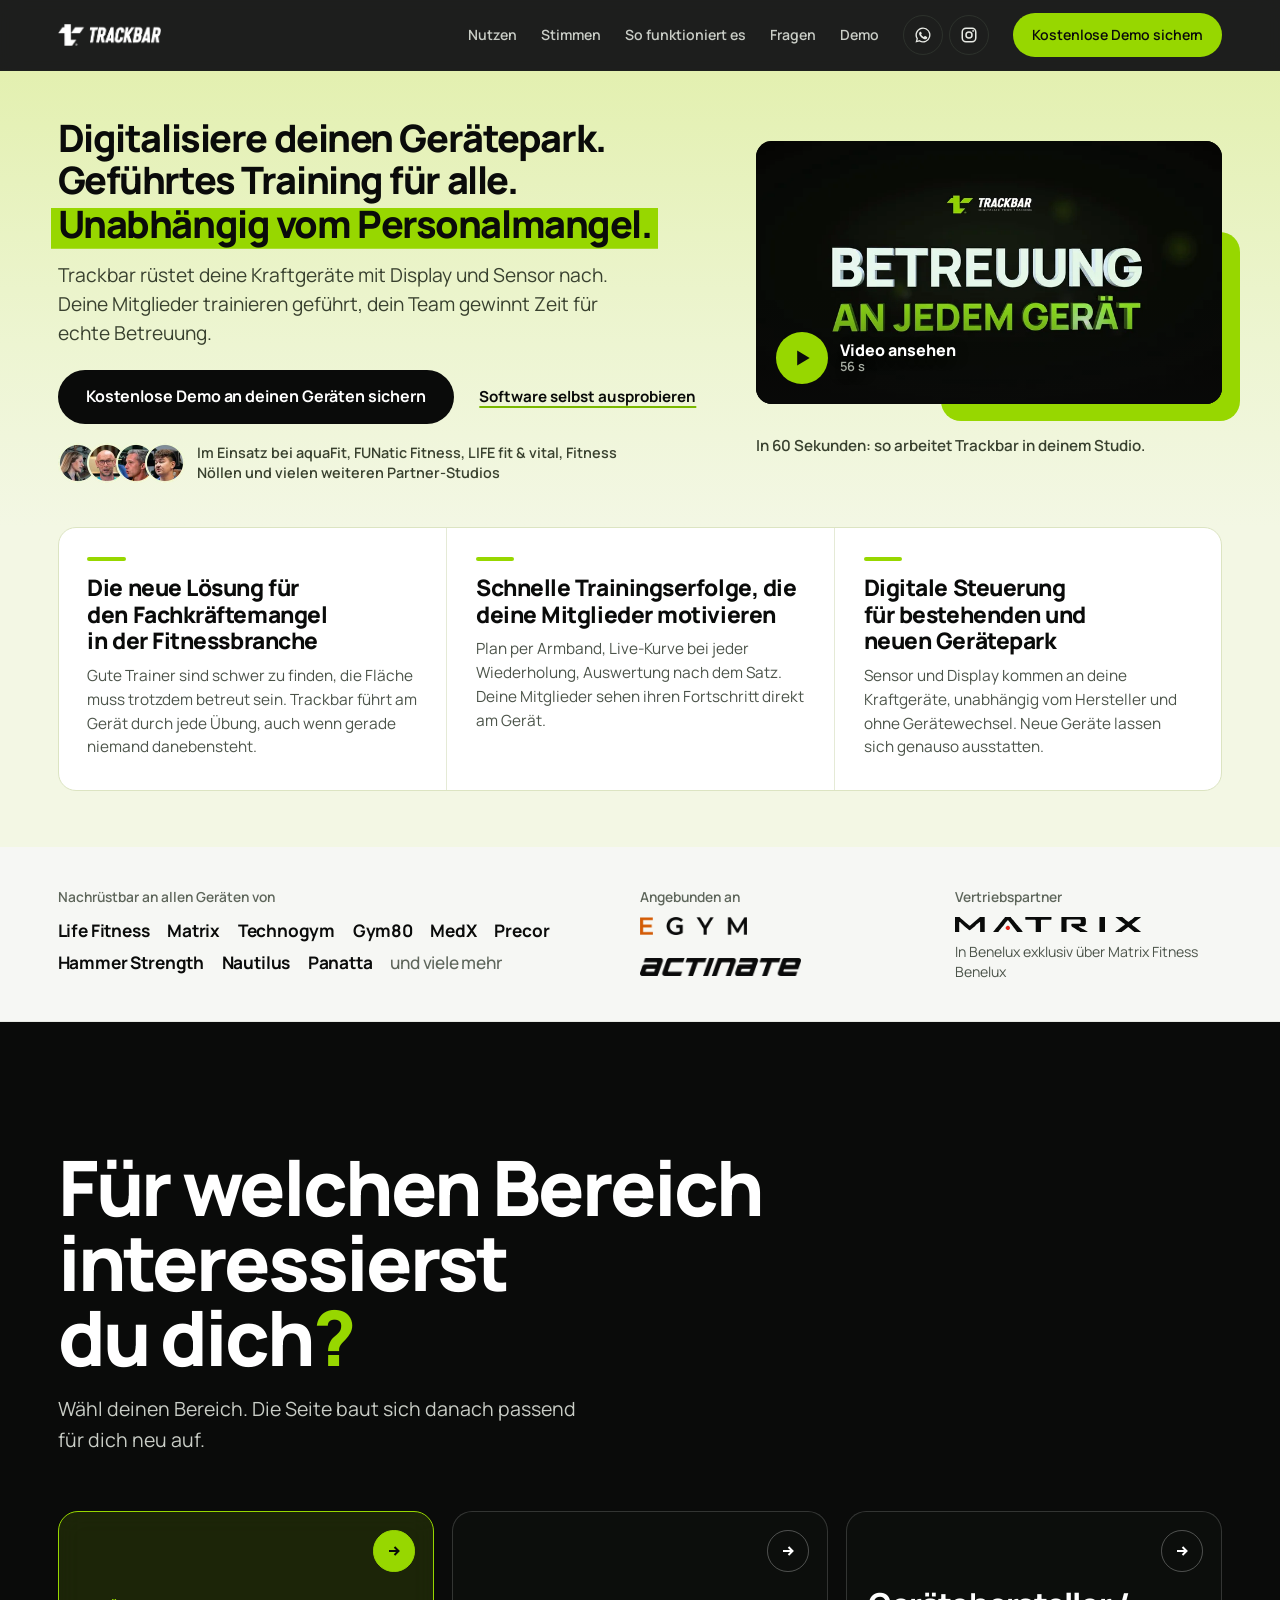
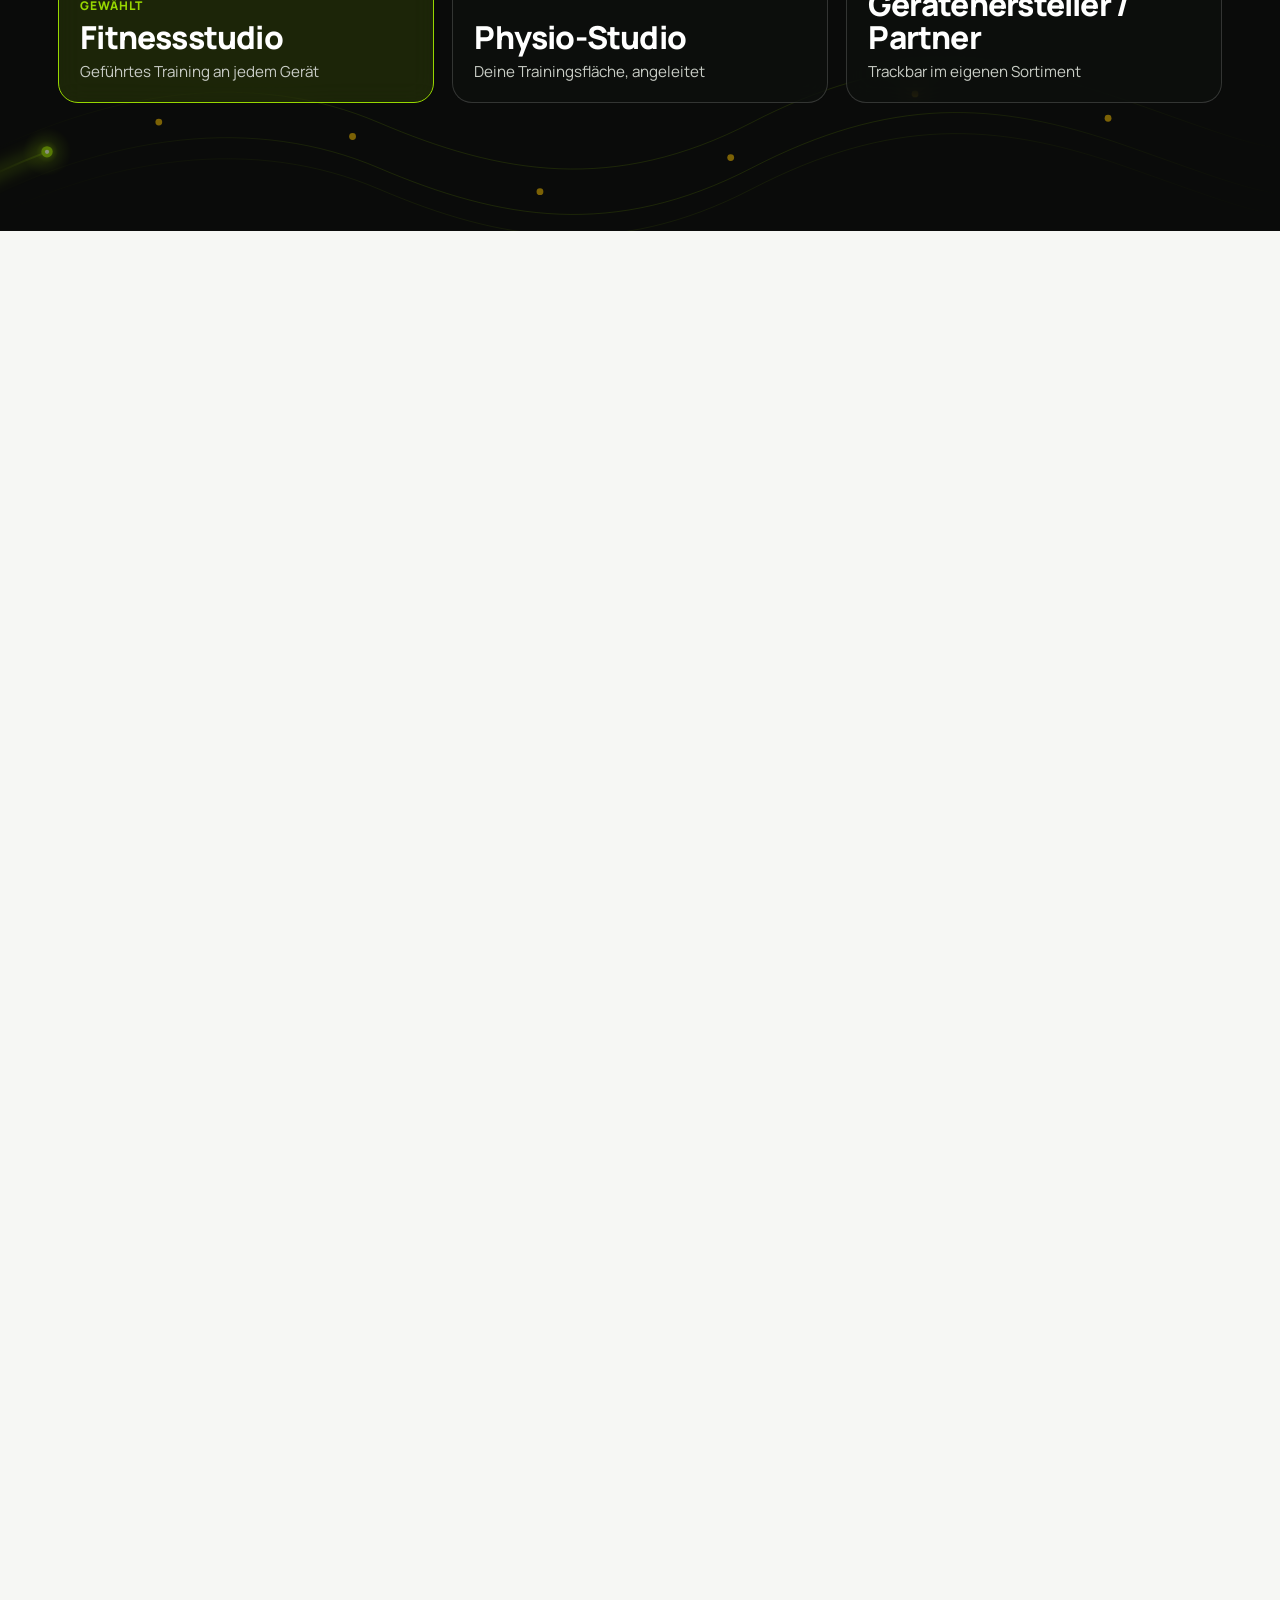
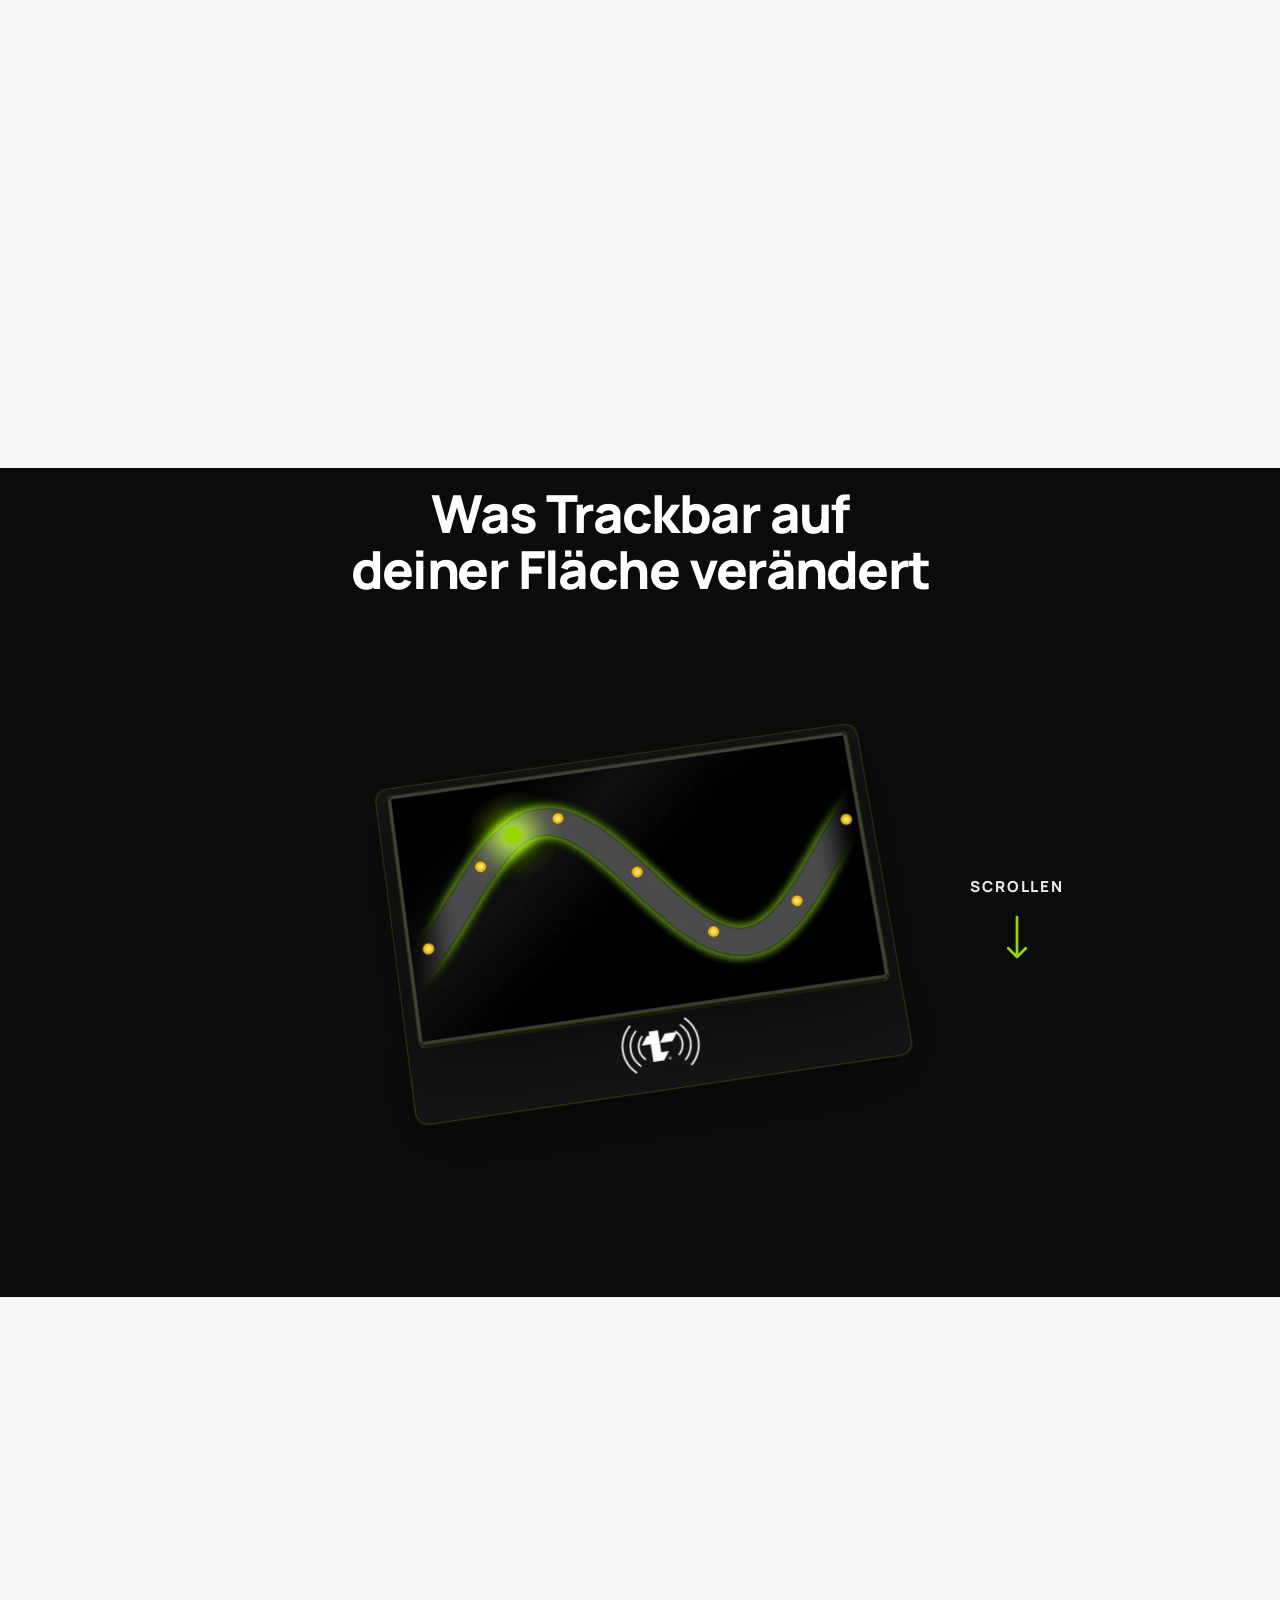
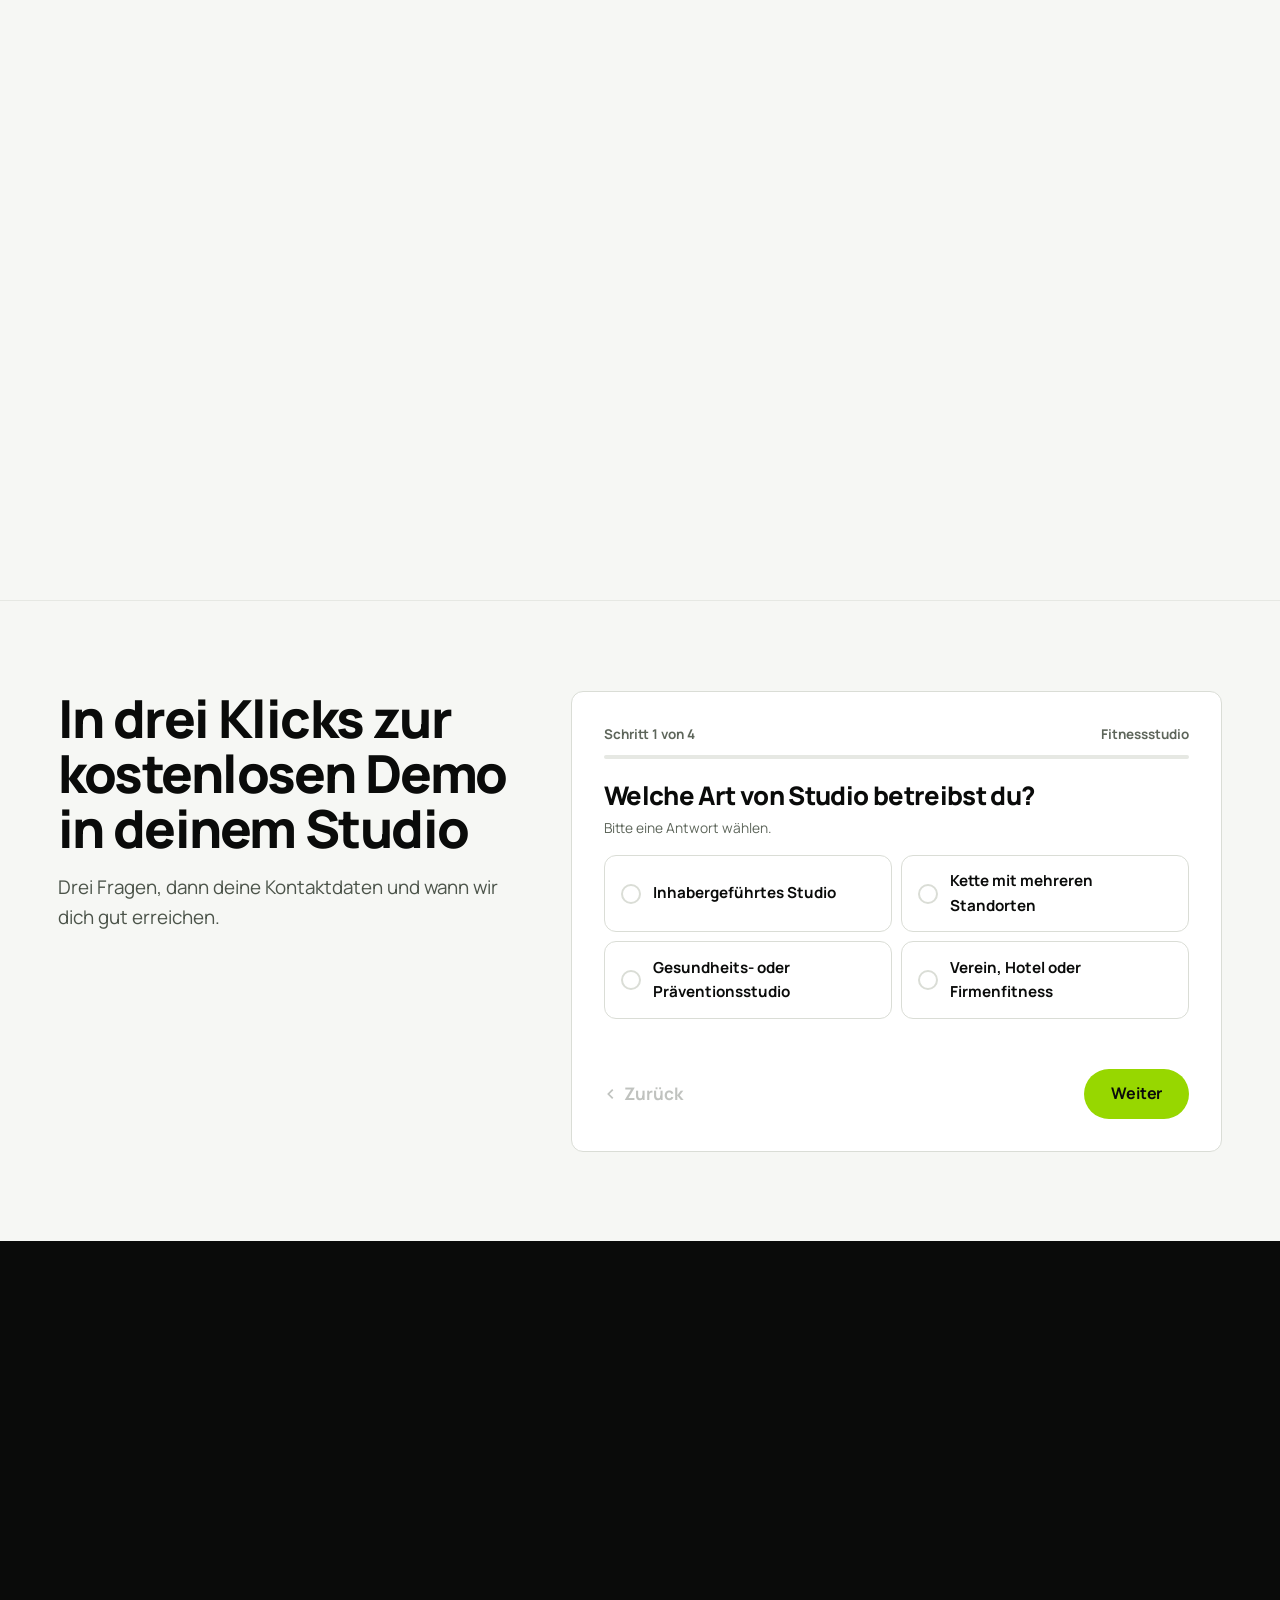
<file: index.html>
<!DOCTYPE html>
<html lang="de">
<head>
<meta charset="utf-8">
<meta name="viewport" content="width=device-width, initial-scale=1">
<title>Trackbar für Betreiber · Kraftgeräte digitalisieren</title>
<meta name="description" content="Trackbar rüstet vorhandene Kraftgeräte mit Display und Sensor nach. Für Fitnessstudios, Physio-Studios und Gerätehersteller.">
<meta name="theme-color" content="#0A0B0A">
<meta name="robots" content="noindex, nofollow">
<link rel="icon" href="assets/favicon.svg" type="image/svg+xml">
<link rel="preload" href="assets/fonts/manrope.woff2" as="font" type="font/woff2" crossorigin>
<meta name="referrer" content="no-referrer">
<link rel="preconnect" href="https://vz-617e21d0-8be.b-cdn.net">
<link rel="preload" as="image" href="assets/brag-hero33-800.webp" imagesrcset="assets/brag-hero33-800.webp 800w, assets/brag-hero33-1280.webp 1280w, assets/brag-hero33-1920.webp 1920w" imagesizes="(min-width:1000px) 40vw, 92vw" fetchpriority="high">
<!-- v9 Gegenentwurf (13.11.2026): heller Hero ohne Hintergrundbild, Key-Faktoren direkt darunter, Benefits hochgezogen, Ablauf als Schrittbuehne.
     Das Vorschaubild des Hero-Videos ist das groesste Element im ersten Bildschirm und wird deshalb vorgeladen. -->
<!--
  Trackbar B2B-Seite. Inhalte je Zielgruppe stehen im Objekt CONTENT im Skript unten.
  Videos (Bunny-Library 614528, immer mit referrerpolicy="no-referrer"):
    - Hero je Zielgruppe:   CONTENT.<zg>.brag = '<guid>', Poster CONTENT.<zg>.bragPoster
    - Fuenf-Fragen-Film:    CONTENT.<zg>.qVideo = '<guid>' (leer = kein Videoplatz)
    - Interviews:           CONTENT.<zg>.interviews[i].guid, dazu b (Name) und s (Studio, Ort)
  Formular: FORM_ENDPOINT im Skript setzen, sonst wird nichts gesendet.
-->
<style>
@font-face{font-family:Manrope;src:url(assets/fonts/manrope.woff2) format('woff2');font-weight:200 800;font-style:normal;font-display:swap}
/* Ersatzschrift mit Manrope-Massen: kein Springen, wenn die Webschrift nachlaedt */
@font-face{font-family:'Manrope Fallback';src:local('Arial'),local('ArialMT'),local('Helvetica'),local('Roboto');size-adjust:102.92%;ascent-override:103.57%;descent-override:29.15%;line-gap-override:0%}
:root{
  --ink:#0A0B0A;
  --ink-2:#1E1F21;
  --ink-3:#232426;
  --paper:#FAFAFA;
  --white:#FFFFFF;
  --text:#4A5565;
  --text-2:#5B6472;
  --line:#D8D9DB;
  --line-2:#E8EBED;
  --smoke:#F3F4F4;
  --lime:#97D700;
  --lime-dark:#7AB800;
  --lime-ink:#4B6B00;
  --display:#121512;
  --curve:#4A4A4A;
  --red:#FB3640;
  --blue:#1D4F91;
  --r-sm:8px;--r-md:12px;--r-lg:20px;--r-xl:24px;--r-2xl:32px;--r-pill:9999px;
  --shadow-md:0 8px 20px rgba(0,0,0,.25);
  --shell:clamp(1.1rem,4.5vw,4rem);
  --ease:cubic-bezier(0.16,1,0.3,1);
}
*{box-sizing:border-box;margin:0;padding:0}
html{-webkit-text-size-adjust:100%;scroll-behavior:smooth;scroll-padding-top:84px}
body{background:var(--paper);color:var(--ink);font-family:Manrope,"Manrope Fallback",system-ui,-apple-system,"Segoe UI",sans-serif;font-size:clamp(1rem,0.96rem + 0.2vw,1.08rem);line-height:1.6;-webkit-font-smoothing:antialiased;overflow-x:hidden}
img{max-width:100%;display:block}
button{font:inherit;color:inherit}
a{color:inherit}
.shell{max-width:1280px;margin-inline:auto;padding-inline:var(--shell)}
h1,h2,h3{font-weight:800;letter-spacing:-0.01em;text-wrap:balance}
h2{font-size:clamp(1.85rem,1.15rem + 2.9vw,3.6rem);line-height:1.04;letter-spacing:-0.02em;max-width:20ch}
h2 .dot,h1 .dot{color:var(--lime)}
p.lead{font-size:clamp(1.02rem,0.97rem + 0.3vw,1.18rem);color:var(--text);max-width:56ch}
.sec{padding-block:clamp(3.25rem,7vw,5.75rem)}
.sec--white{background:var(--white)}
.sec__head{display:grid;gap:1rem 3rem;grid-template-columns:1fr;align-items:end;margin-bottom:clamp(1.75rem,3.5vw,2.75rem)}
@media(min-width:900px){.sec__head{grid-template-columns:minmax(0,7fr) minmax(0,5fr)}}
.sec__head p{color:var(--text);max-width:52ch}

.chip{display:inline-flex;align-items:center;gap:0.35rem;font-size:0.68rem;font-weight:700;letter-spacing:0.02em;line-height:1;padding:0.32rem 0.55rem;border-radius:var(--r-pill);white-space:nowrap;border:1px solid transparent}

/* Navigation */
.nav{position:sticky;top:0;z-index:50;background:rgba(10,11,10,.92);backdrop-filter:blur(10px);border-bottom:1px solid #1d201d}
.nav .shell{display:flex;align-items:center;justify-content:space-between;gap:1rem;padding-block:0.8rem}
.nav__logo{display:inline-flex;align-items:center;min-height:44px}
.nav__logo img{height:22px;width:auto}
.nav__links{display:flex;gap:1.5rem;align-items:center}
.nav__links a{color:#C9CDC6;text-decoration:none;font-size:0.88rem;font-weight:600}
.nav__links a:hover{color:var(--white)}
.nav__links a.btn--lime,.nav__links a.btn--lime:hover{color:var(--ink)}
@media(max-width:900px){.nav__links a:not(.btn){display:none}}

.btn{display:inline-flex;align-items:center;justify-content:center;gap:10px;padding:15px 26px;border-radius:var(--r-pill);font:600 16px/1.1 Manrope,"Manrope Fallback",system-ui,sans-serif;letter-spacing:-.005em;cursor:pointer;border:1px solid transparent;text-decoration:none;transition:transform .2s ease,background .2s ease,border-color .2s ease;min-height:44px}
.btn:hover{transform:translateY(-1px)}
.btn--lime{background:var(--lime);color:var(--ink)}
.btn--lime:hover{background:#A6E61A}
.btn--ink{background:var(--ink);color:var(--white)}
.btn--ghost{background:transparent;color:var(--ink);border-color:var(--line)}
.btn--ghost-dark{background:transparent;color:var(--white);border-color:#3a3f39}
.btn--ghost-dark:hover{border-color:#6b7168}
.btn--sm{padding:12px 18px;font-size:14px;min-height:44px}
.btn svg{width:14px;height:14px;flex:none}

/* Hero */
.hero{position:relative;background:var(--ink);color:var(--white);overflow:hidden;isolation:isolate}
.hero__bg{position:absolute;inset:0;z-index:-1}
.hero__bg img{width:100%;height:100%;object-fit:cover;opacity:.28;transition:opacity .5s var(--ease)}
.hero__bg::after{content:'';position:absolute;inset:0;background:linear-gradient(90deg,var(--ink) 18%,rgba(10,11,10,.82) 52%,rgba(10,11,10,.55)),linear-gradient(0deg,var(--ink),transparent 40%)}
.hero .shell{padding-block:clamp(1.75rem,4vw,2.75rem) clamp(2.75rem,6vw,4.5rem)}
/* Zielgruppenwahl als eigene Sektion unter Hero und Herstellerleiste: Bild blendet beim Hover ueber, Klick baut die Seite neu auf */
.pick{position:relative;isolation:isolate;overflow:clip;background:var(--ink);color:var(--white);padding-block:clamp(4.5rem,10vw,8.5rem) clamp(8rem,17vw,14rem)}
.pick__bg{position:absolute;inset:0;z-index:-2}
.pick__bg img{position:absolute;inset:0;width:100%;height:100%;object-fit:cover;opacity:0;transform:scale(1.08);transition:opacity 1s var(--ease),transform 9s linear}
.pick__bg img.is-on{opacity:.62;transform:scale(1)}
.pick::before{content:'';position:absolute;inset:0;z-index:-1;background:linear-gradient(90deg,rgba(10,11,10,.94) 0%,rgba(10,11,10,.7) 48%,rgba(10,11,10,.36) 100%),linear-gradient(0deg,rgba(10,11,10,.96) 0%,rgba(10,11,10,0) 50%),linear-gradient(180deg,rgba(10,11,10,.75) 0%,rgba(10,11,10,0) 28%)}
/* Trackbar-Welle (v4): feine Leuchtlinien statt Band, deutlich zurueckgenommen. Zeichnung, Ball und Muenzen
   haengen an der Scrollposition (geglaettet), die Schienen laufen mit leichter Parallaxe */
.pick__wave{position:absolute;left:0;bottom:0;width:100%;height:clamp(140px,19vw,260px);z-index:-1;pointer-events:none;opacity:.55}
.wv-coins circle{fill:#FFC700;opacity:.85;transform-box:fill-box;transform-origin:center;transition:transform .55s var(--ease),opacity .55s var(--ease)}
.wv-coins circle.is-got{transform:scale(0);opacity:0}
.pick__h{font-size:clamp(2.2rem,1.1rem + 4.6vw,5rem);line-height:.98;letter-spacing:-0.04em;max-width:14ch}
.pick__sub{margin-top:1.1rem;color:#C9CDC6;max-width:44ch;font-size:clamp(1rem,0.96rem + 0.35vw,1.22rem)}
.pick__opts{margin-top:clamp(2.25rem,5vw,3.5rem);display:grid;grid-template-columns:1fr;gap:0.85rem}
@media(min-width:860px){.pick__opts{grid-template-columns:repeat(3,minmax(0,1fr));gap:1.1rem}}
.pick__opt{appearance:none;font:inherit;color:inherit;text-align:left;cursor:pointer;position:relative;display:grid;align-content:end;gap:0.4rem;min-height:clamp(8.5rem,15vw,13rem);padding:1.35rem 1.35rem 1.25rem;border-radius:var(--r-lg);border:1px solid rgba(255,255,255,.16);background:rgba(16,19,16,.55);-webkit-backdrop-filter:blur(12px);backdrop-filter:blur(12px);transition:transform .5s var(--ease),border-color .3s ease,background .3s ease,box-shadow .5s var(--ease)}
.pick__opts .pick__opt:hover,.pick__opts .pick__opt:focus-visible{transform:translateY(-6px);border-color:rgba(151,215,0,.75);box-shadow:0 34px 70px -34px rgba(151,215,0,.5)}
.pick__opt:focus-visible{outline:2px solid var(--lime);outline-offset:3px}
.pick__opt[aria-checked="true"]{border-color:var(--lime);background:rgba(151,215,0,.13)}
.pick__top{display:flex;gap:0.6rem;align-items:center}
.pick__no{font-size:0.78rem;font-weight:800;letter-spacing:0.1em;color:var(--lime)}
.pick__state{font-size:0.75rem;font-weight:800;letter-spacing:0.08em;text-transform:uppercase;color:var(--lime);opacity:0;transition:opacity .3s ease}
.pick__opt[aria-checked="true"] .pick__state{opacity:1}
.pick__name{font-size:clamp(1.4rem,1.1rem + 1.1vw,2rem);font-weight:800;line-height:1.04;letter-spacing:-0.025em}
.pick__line{font-size:0.95rem;color:#C9CDC6;line-height:1.4}
.pick__go{position:absolute;top:1.15rem;right:1.15rem;width:2.6rem;height:2.6rem;border-radius:50%;display:grid;place-items:center;border:1px solid rgba(255,255,255,.28);transition:background .3s ease,border-color .3s ease,color .3s ease,transform .5s var(--ease)}
.pick__go svg{width:16px;height:16px}
.pick__opt:hover .pick__go,.pick__opt:focus-visible .pick__go,.pick__opt[aria-checked="true"] .pick__go{background:var(--lime);border-color:var(--lime);color:var(--ink)}
.pick__opt:hover .pick__go{transform:rotate(-45deg)}
.pick .reveal{transition-delay:var(--d,0s)}
.pick:not(.in) .pick__opt{opacity:0}
.pick.in .pick__opt{animation:tile-in .9s var(--ease) backwards;animation-delay:var(--d,0s)}
@keyframes tile-in{from{opacity:0;transform:translateY(28px) scale(.98)}to{opacity:1;transform:none}}
/* Live-Aufbau nach einer Wahl (Runde v3): Bausteine unter der Auswahl warten unsichtbar und bauen sich
   gestaffelt auf, sobald sie beim Auto-Scrollen ins Bild kommen */
.rb-wait .rb-i{opacity:0;transform:translateY(38px);filter:blur(6px)}
.rb-go .rb-i{animation:rb-in .85s var(--ease) both;animation-delay:calc(var(--k,0) * 110ms)}
@keyframes rb-in{from{opacity:0;transform:translateY(38px);filter:blur(6px)}to{opacity:1;transform:none;filter:none}}
/* Benefit-Explosion nach Skill explosionseffekt: Buehne klebt 42vh, Fortschritt --p, das Display faechert in seine Ebenen auf, Benefits rundherum */
.xh{--navh:68px;--xh-travel:42vh;--p:0;--pinh:calc(100vh - var(--navh));--pinh:calc(100svh - var(--navh));position:relative;background:var(--ink);color:var(--white);overflow:clip;min-height:calc(var(--pinh) + var(--xh-travel))}
.xh::before{content:'';position:absolute;inset:0;background:radial-gradient(ellipse 55% 45% at 50% 58%,rgba(151,215,0,.1),transparent 70%);pointer-events:none}
.xh-pin{position:sticky;top:var(--navh);height:var(--pinh);overflow:hidden}
.xh-in{height:100%;display:grid;grid-template-rows:auto minmax(0,1fr) auto;padding-block:clamp(1.25rem,4vh,2.75rem) clamp(0.9rem,3vh,1.75rem)}
.xh-h{margin-inline:auto;text-align:center;max-width:22ch;font-size:clamp(1.7rem,1.05rem + 2.4vw,3.2rem)}
.xh-stage{position:relative;min-height:0;container-type:size}
.xh-burst{position:absolute;inset:0}
.xh-stick{position:absolute;inset:0;display:grid;place-items:center}
.xh-float{position:relative;width:min(44cqw,92cqh);aspect-ratio:1400/980;perspective:2400px;animation:xh-hover 7s ease-in-out infinite;animation-play-state:paused}
.xh.is-vis .xh-float{animation-play-state:running}
@keyframes xh-hover{0%,100%{transform:translateY(-1.2%)}50%{transform:translateY(1.2%)}}
.xh-stack{position:absolute;inset:0;transform-style:preserve-3d;transform:rotateX(calc(var(--p) * 54deg)) rotateZ(calc(var(--p) * -34deg)) scale(calc(1 - var(--p) * .16))}
.xp{position:absolute;inset:0;width:100%;height:100%;object-fit:contain;will-change:transform,opacity}
.xp-base{opacity:calc(1 - min(1, var(--p) * 5));filter:drop-shadow(0 30px 50px rgba(0,0,0,.6))}
.xp-l{opacity:min(1, var(--p) * 5);transform:translateZ(calc(var(--p) * var(--z) * 1cqw))}
.xp-edge{filter:drop-shadow(0 0 1.2px rgba(151,215,0,.75)) drop-shadow(0 18px 36px rgba(0,0,0,.55))}
.xk-list{list-style:none;margin:0;padding:0;position:absolute;inset:0;pointer-events:none}
.xk{position:absolute;max-width:23ch;display:grid;gap:0.3rem;opacity:0;transform:translateY(12px);transition:opacity .6s var(--ease),transform .6s var(--ease)}
.xk.is-on{opacity:1;transform:none}
.xk::before{content:'';display:block;width:2.4rem;height:3px;border-radius:3px;background:var(--lime);box-shadow:0 0 16px rgba(151,215,0,.65);margin-bottom:0.35rem}
.xk b{font-size:clamp(1.05rem,0.92rem + 0.55vw,1.4rem);font-weight:800;line-height:1.1;letter-spacing:-0.015em}
.xk span{font-size:0.92rem;color:#B9BEB5;line-height:1.45}
.xk-1{left:0;top:4%}
.xk-2{right:0;top:4%;text-align:right}
.xk-3{left:0;bottom:12%}
.xk-4{right:0;bottom:12%;text-align:right}
.xk-2::before,.xk-4::before{margin-left:auto}
.xk-5{left:50%;bottom:0;transform:translate(-50%,12px);text-align:center;max-width:30ch}
.xk-5.is-on{transform:translate(-50%,0)}
.xk-5::before{margin-inline:auto}
.xh-note{margin:0.5rem auto 0;font-size:0.82rem;color:#8E948B;display:flex;gap:0.5rem;justify-content:center;align-items:center;flex-wrap:wrap}
.xh-note:empty{display:none}
@media(max-width:900px){
  .xh{min-height:0}
  .xh-pin{position:static;height:auto;overflow:visible}
  .xh-in{display:block;height:auto;padding-block:3.25rem 3rem}
  .xh-stage{container-type:inline-size}
  .xh-burst{position:relative;inset:auto;height:calc(min(84vw,470px) + 32vh)}
  .xh-stick{position:sticky;inset:auto;top:var(--navh);height:min(84vw,470px)}
  .xh-float{width:min(74cqw,520px)}
  .xk-list{position:static;display:grid;grid-template-columns:1fr;gap:1.1rem;margin-top:0.25rem}
  .xk,.xk-5{position:static;max-width:none;text-align:left;transform:translateY(12px)}
  .xk.is-on,.xk-5.is-on{transform:none}
  .xk::before,.xk-2::before,.xk-4::before,.xk-5::before{margin-inline:0}
  .xh-note{justify-content:flex-start}
}
@media(min-width:560px) and (max-width:900px){.xk-list{grid-template-columns:1fr 1fr}}
.hero__grid{display:grid;grid-template-columns:1fr;gap:clamp(2rem,4vw,3.5rem);align-items:center}
@media(min-width:1000px){.hero__grid{grid-template-columns:minmax(0,5fr) minmax(0,6fr)}}
.hero h1{font-size:clamp(1.75rem,0.9rem + 4.3vw,4.1rem);line-height:0.98;text-transform:uppercase;letter-spacing:-0.015em;overflow-wrap:break-word;max-width:16ch}
.hero p.lead{color:#C9CDC6;margin-top:1.2rem}
.checks{list-style:none;margin-top:1.4rem;display:grid;gap:0.55rem}
.checks li{display:flex;gap:0.7rem;align-items:flex-start;color:#E6E8E3;font-weight:600;font-size:0.98rem}
.checks li svg{flex:none;width:20px;height:20px;margin-top:0.12rem}
.hero .cta-row{margin-top:1.8rem;display:flex;flex-wrap:wrap;gap:0.75rem}
.swap{transition:opacity .28s ease,transform .28s ease}
.swap.is-out{opacity:0;transform:translateY(6px)}

/* Video-Platzhalter */
.vph{position:relative;border-radius:var(--r-xl);overflow:hidden;background:var(--display);border:1px solid #2a2e29;aspect-ratio:16/9;box-shadow:0 40px 80px -40px #000}
.vph__curve{position:absolute;inset:0;width:100%;height:100%}
.vph__in{position:absolute;inset:0;display:flex;flex-direction:column;justify-content:space-between;padding:clamp(0.9rem,2.2vw,1.5rem);background:linear-gradient(180deg,rgba(18,21,18,.25),rgba(18,21,18,.82))}
.vph__top{display:flex;justify-content:space-between;gap:0.75rem;align-items:flex-start}
.vph__play{flex:none;width:clamp(48px,6vw,72px);height:clamp(48px,6vw,72px);border-radius:50%;background:var(--lime);display:grid;place-items:center;align-self:center;box-shadow:0 0 0 10px rgba(151,215,0,.15)}
.vcap{margin-top:0.75rem;font-size:0.9rem;color:#AEB3AB;max-width:62ch}
.vcap--light{color:var(--text)}
@media(max-width:560px){.vph__plan{display:none}.vph__title{font-size:0.98rem}}
.vph__play svg{width:38%;height:38%;margin-left:6%}
.vph__title{font-size:clamp(1rem,0.9rem + 0.7vw,1.45rem);font-weight:800;line-height:1.15;color:var(--white);max-width:26ch}
.vph__sub{margin-top:0.35rem;font-size:clamp(0.78rem,0.74rem + 0.2vw,0.9rem);color:#AEB3AB;max-width:52ch}
.vph__plan{display:flex;flex-wrap:wrap;gap:0.35rem;margin-top:0.7rem}
.vph__plan span{font-size:0.7rem;font-weight:700;color:#D7DBD3;border:1px solid #3a3f39;border-radius:var(--r-pill);padding:0.25rem 0.55rem;background:rgba(10,11,10,.5)}
.vph__plan span b{color:var(--lime)}
.vph--frame{aspect-ratio:auto}
.vph iframe{position:absolute;inset:0;width:100%;height:100%;border:0}
.vmeta{margin-top:0.85rem;display:flex;flex-wrap:wrap;gap:0.5rem 1rem;align-items:center;font-size:0.84rem;color:#AEB3AB}
.vmeta--light{color:var(--text)}
.toggles{display:flex;flex-wrap:wrap;gap:0.5rem;margin-top:0.7rem}
.tbtn{appearance:none;background:transparent;border:1px solid #3a3f39;color:#D7DBD3;border-radius:var(--r-pill);padding:0.5rem 0.9rem;font-size:0.82rem;font-weight:700;cursor:pointer;min-height:40px}
.tbtn:hover{border-color:#6b7168;color:var(--white)}
.tbtn[aria-expanded="true"]{background:#1d201d;border-color:var(--lime);color:var(--white)}
.panel{margin-top:0.8rem;border:1px solid #2a2e29;border-radius:var(--r-lg);background:#121512;padding:1rem}
.panel[hidden]{display:none}
.panel h4{font-size:0.92rem;font-weight:800;color:var(--white);margin-bottom:0.5rem;display:flex;gap:0.6rem;align-items:center;flex-wrap:wrap}
.panel p{font-size:0.86rem;color:#AEB3AB}
.script{list-style:none;margin-top:0.4rem}
.script li{display:grid;grid-template-columns:8.5rem 1fr;gap:0.15rem 0.9rem;padding-block:0.5rem;border-bottom:1px solid #232623;font-size:0.9rem}
.script li:last-child{border-bottom:0}
.script li span{font-size:0.72rem;font-weight:800;color:#8D9389;text-transform:uppercase;letter-spacing:0.04em;padding-top:0.15rem}
.script li.cut span{color:var(--lime)}
.script li q{color:#E6E8E3;quotes:"\201E" "\201C"}
@media(max-width:560px){.script li{grid-template-columns:1fr}}
.refbox{position:relative;margin-top:0.7rem;border-radius:var(--r-md);overflow:hidden;aspect-ratio:16/9;background:#000;border:1px dashed #6b7168}
.refbox iframe{position:absolute;inset:0;width:100%;height:100%;border:0}
.panel a.out{color:var(--lime);font-weight:700;font-size:0.86rem}

/* Vertrauen */
.trust{background:var(--white);border-bottom:1px solid var(--line-2)}
.trust .shell{display:grid;grid-template-columns:1fr;gap:1rem 3rem;padding-block:1.4rem;align-items:center}
@media(min-width:900px){.trust .shell{grid-template-columns:minmax(0,7fr) minmax(0,5fr)}}
.trust__k{font-size:0.78rem;font-weight:800;color:var(--text-2);text-transform:uppercase;letter-spacing:0.08em;margin-bottom:0.45rem;display:flex;gap:0.6rem;align-items:center;flex-wrap:wrap}
.brands{display:flex;flex-wrap:wrap;gap:0.4rem 1.4rem;font-weight:800;font-size:clamp(0.95rem,0.9rem + 0.35vw,1.2rem);color:var(--ink);letter-spacing:-0.01em}
.brands span{white-space:nowrap}
.eco{display:flex;gap:1.5rem;align-items:center;flex-wrap:wrap}
.eco img{height:26px;width:auto}

/* Business Case */
.case{display:block}
.benefits{list-style:none;display:grid;grid-template-columns:1fr;gap:1rem}
@media(min-width:680px){.benefits{grid-template-columns:1fr 1fr}}
.benefit{background:var(--white);border:1px solid var(--line-2);border-radius:var(--r-lg);padding:1.25rem 1.25rem 1.15rem;display:flex;flex-direction:column;gap:0.5rem}
.sec--white .benefit{background:var(--paper)}
.benefit h3{font-size:1.12rem;line-height:1.2;letter-spacing:-0.01em}
.benefit p{font-size:0.94rem;color:var(--text);line-height:1.5}
.benefit .gone{font-size:0.86rem;color:var(--text-2);border-top:1px solid var(--line-2);padding-top:0.5rem;margin-top:auto}
.benefit .chip{align-self:flex-start}
/* Business Case als Bento (v4): erste Kachel traegt das Zielgruppenbild, die breite Kachel ist dunkel */
.bento{list-style:none;display:grid;grid-template-columns:1fr;gap:1rem}
@media(min-width:700px){.bento{grid-template-columns:1fr 1fr}.bento>.benefit--img{grid-column:1 / -1}}
@media(min-width:700px) and (max-width:999px){.bento>li:nth-child(4){grid-column:1 / -1}}
@media(min-width:1000px){.bento{grid-template-columns:1.15fr 1fr}.bento>.benefit--img{grid-column:1;grid-row:1 / span 3;min-height:0}}
.bento .benefit{position:relative;padding:1.5rem 1.5rem 1.35rem;gap:.55rem;border-radius:var(--r-xl);transition:transform .5s var(--ease),border-color .3s ease,box-shadow .5s var(--ease)}
.bento .benefit:hover{transform:translateY(-4px);border-color:rgba(151,215,0,.65);box-shadow:0 26px 50px -30px rgba(10,11,10,.35)}
.benefit__no{font-size:.8rem;font-weight:800;letter-spacing:.06em;color:var(--lime-ink)}
.bento .benefit h3{font-size:clamp(1.15rem,1.05rem + .45vw,1.4rem);line-height:1.15;letter-spacing:-.015em}
.bento .benefit--img{min-height:clamp(360px,40vw,520px);padding:0;overflow:hidden;color:var(--white);background:var(--display);border-color:transparent;justify-content:flex-end}
.benefit--img img{position:absolute;inset:0;width:100%;height:100%;object-fit:cover;transition:transform 1.2s var(--ease)}
.benefit--img:hover img{transform:scale(1.04)}
.benefit--img::after{content:'';position:absolute;inset:0;background:linear-gradient(180deg,rgba(10,11,10,0) 28%,rgba(10,11,10,.9) 100%)}
.benefit__in{position:relative;z-index:1;padding:1.6rem;display:flex;flex-direction:column;gap:.55rem}
.bento .benefit--img h3,.bento>li:nth-child(4) h3{color:var(--white)}
.benefit--img p{color:#D6DAD2}
.benefit--img .benefit__no,.bento>li:nth-child(4) .benefit__no{color:var(--lime)}
.bento>li:nth-child(4){background:var(--ink);border-color:var(--ink);color:var(--white)}
.bento>li:nth-child(4) p{color:#C9CDC6}
.bento .benefit[data-no]{overflow:hidden}
.bento .benefit[data-no]::after{content:attr(data-no);position:absolute;right:.15rem;bottom:-.18em;font-size:clamp(5rem,3.6rem + 4vw,8.5rem);font-weight:800;line-height:1;letter-spacing:-.06em;color:rgba(151,215,0,.14);pointer-events:none}
.bento>li:nth-child(4)[data-no]::after{color:rgba(151,215,0,.2)}
.bento .benefit .chip{margin-top:auto;position:relative;z-index:1}
.note{margin-top:1.1rem;border:1.5px dashed var(--line);border-radius:var(--r-md);padding:0.85rem 1rem;font-size:0.88rem;color:var(--text);display:flex;gap:0.75rem;align-items:flex-start;flex-wrap:wrap;background:rgba(255,255,255,.6)}
.note b{color:var(--ink)}
.note[hidden]{display:none}
.note--toggle{display:block}
.note--toggle summary{cursor:pointer;list-style:none;display:flex;gap:0.6rem;align-items:center;flex-wrap:wrap}
.note--toggle summary::-webkit-details-marker{display:none}
.note--toggle summary::after{content:'+';margin-left:auto;font-weight:800;color:var(--ink)}
.note--toggle[open] summary::after{content:'\2212'}
.cta-line{margin-top:clamp(1.75rem,3.5vw,2.5rem);display:flex;flex-wrap:wrap;gap:0.75rem 1.25rem;align-items:center}
.cta-line span{color:var(--text);font-size:0.94rem}

/* So funktioniert es + Demo */
/* So funktioniert es (v4): vier Schritte auf einer Linie, die sich beim Erscheinen in Lime fuellt */
.steps{list-style:none;position:relative;display:grid;grid-template-columns:1fr;gap:1.6rem;counter-reset:st;padding-left:3.2rem}
.steps::before,.steps::after{content:'';position:absolute;z-index:0;left:1.05rem;top:.4rem;bottom:.4rem;width:2px;border-radius:2px;background:var(--line)}
.steps::after{background:linear-gradient(180deg,var(--lime),var(--lime-dark));transform:scaleY(0);transform-origin:top;transition:transform 1.4s var(--ease) .2s}
.steps.in::after{transform:none}
.steps li{position:relative;counter-increment:st}
.steps li::before{content:counter(st,decimal-leading-zero);position:absolute;z-index:1;left:-3.2rem;top:-.1rem;width:2.2rem;height:2.2rem;border-radius:50%;display:grid;place-items:center;background:var(--ink);color:var(--lime);font-size:.78rem;font-weight:800;box-shadow:0 0 0 5px var(--white)}
.steps h3{font-size:1.12rem;margin-bottom:.2rem;letter-spacing:-.01em}
.step__img{display:block;width:100%;height:auto;aspect-ratio:4/3;object-fit:cover;border-radius:var(--r-lg);margin-bottom:.9rem;background:var(--display);transition:transform .6s var(--ease)}
.steps li:hover .step__img{transform:translateY(-3px)}
.steps p{font-size:.94rem;color:var(--text);line-height:1.5;max-width:30ch}
@media(min-width:760px){
  .steps{grid-template-columns:repeat(4,1fr);gap:1.5rem;padding-left:0;padding-top:3.4rem}
  .steps::before,.steps::after{left:1.1rem;right:1.1rem;top:1.05rem;bottom:auto;width:auto;height:2px}
  .steps::after{background:linear-gradient(90deg,var(--lime),var(--lime-dark));transform:scaleX(0);transform-origin:left}
  .steps.in::after{transform:none}
  .steps li::before{left:0;top:-3.4rem}
}
@media(prefers-reduced-motion:reduce){.steps::after{transform:none!important;transition:none}}
.demo{margin-top:clamp(2rem,4vw,3rem);display:grid;grid-template-columns:1fr;gap:clamp(1.5rem,3vw,2.5rem);align-items:center}
@media(min-width:1000px){.demo{grid-template-columns:minmax(0,4fr) minmax(0,8fr)}}
.demo__stage{position:relative;aspect-ratio:2770/1818;border-radius:var(--r-xl);overflow:hidden;background:#0e100e;border:1px solid var(--line-2)}
.demo__stage iframe{position:absolute;inset:0;width:100%;height:100%;border:0;background:#0e100e}
.demo__stage.is-live,.demo__stage.is-live iframe{background:var(--smoke)}
.demo__gate{position:absolute;inset:0;display:grid;place-items:center;text-align:center;padding:1.25rem;background:radial-gradient(120% 90% at 50% 40%,#1a1e1a 0%,#0b0c0b 70%)}
.demo__gate .inner{max-width:30rem;display:grid;gap:0.85rem;justify-items:center}
.demo__gate h3{color:var(--white);font-size:clamp(1.1rem,1rem + 0.6vw,1.5rem)}
.demo__gate p{color:#AEB3AB;font-size:0.88rem}
.demo__gate svg.mini{width:min(280px,70%);height:auto}
.demo__loading{position:absolute;inset:auto 0 0 0;padding:0.6rem 0.9rem;font-size:0.8rem;color:#AEB3AB;background:linear-gradient(0deg,rgba(10,11,10,.9),transparent)}
.demo__side h3{font-size:clamp(1.25rem,1.05rem + 0.9vw,1.75rem);line-height:1.15}
.demo__side p{color:var(--text);margin-top:0.7rem;font-size:0.97rem}
.demo__side .vmeta{color:var(--text)}

/* Fragen */
.faqwrap{display:grid;grid-template-columns:1fr;gap:clamp(1.75rem,4vw,3rem);align-items:start}
@media(min-width:1000px){.faqwrap{grid-template-columns:minmax(0,6fr) minmax(0,6fr)}}
.vph--light{border-color:var(--line-2)}
.vph__poster{position:absolute;inset:0;width:100%;height:100%;object-fit:cover;opacity:.45}
.chapters{list-style:none;margin-top:0.9rem;display:grid;gap:0.35rem}
.chapters li{display:grid;grid-template-columns:auto 1fr;gap:0.75rem;font-size:0.88rem;color:var(--text)}
.chapters li b{font-size:0.75rem;color:var(--lime-ink);background:#EEF7D6;border-radius:var(--r-pill);padding:0.15rem 0.5rem;height:max-content}
.faq{list-style:none;border-top:1px solid var(--line)}
.faq details{border-bottom:1px solid var(--line)}
.faq summary{list-style:none;cursor:pointer;display:grid;grid-template-columns:2rem 1fr auto;gap:0.75rem;align-items:center;padding-block:1rem;font-weight:800;font-size:clamp(1rem,0.96rem + 0.25vw,1.12rem);line-height:1.3}
.faq summary::-webkit-details-marker{display:none}
.faq summary .n{font-size:0.8rem;color:var(--lime-ink)}
.faq summary .pm{width:28px;height:28px;border-radius:50%;border:1px solid var(--line);display:grid;place-items:center;transition:transform .25s ease}
.faq details[open] summary .pm{transform:rotate(45deg);background:var(--lime);border-color:var(--lime)}
.faq .a{padding:0 0 1.1rem 2.75rem;color:var(--text);font-size:0.95rem;display:grid;gap:0.55rem}
.faq .a .chip{justify-self:start}
.seqmini{display:flex;flex-wrap:wrap;gap:0.35rem;align-items:center;font-size:0.78rem;color:var(--text-2)}
.seqmini b{color:var(--ink);font-weight:700}

/* Partner */
.partner{background:var(--ink);color:var(--white)}
.partner h2{color:var(--white)}
.partner p{color:#C9CDC6}
.pgrid{display:grid;grid-template-columns:1fr;gap:clamp(2rem,4vw,3.5rem);align-items:center}
@media(min-width:960px){.pgrid{grid-template-columns:minmax(0,6fr) minmax(0,5fr)}}
.psteps{list-style:none;margin-top:1.5rem;display:grid;gap:0;border-top:1px solid #2a2e29;counter-reset:ps}
.psteps li{counter-increment:ps;display:grid;grid-template-columns:2.4rem 1fr;gap:0.2rem 0.9rem;padding-block:1rem;border-bottom:1px solid #2a2e29}
.psteps li::before{content:counter(ps);width:30px;height:30px;border-radius:50%;background:var(--lime);color:var(--ink);font-weight:800;font-size:0.9rem;display:grid;place-items:center}
.psteps b{color:var(--white);font-size:1.02rem;display:block}
.psteps span{color:#AEB3AB;font-size:0.92rem;grid-column:2}
.pimg{border-radius:var(--r-xl);overflow:hidden;border:1px solid #2a2e29}
.pimg img{width:100%;height:auto}
.partner .note{border-color:#3a3f39;background:rgba(255,255,255,.03);color:#AEB3AB}
.partner .note b{color:var(--white)}
.teaser{background:var(--ink);color:var(--white)}
.teaser .shell{display:flex;flex-wrap:wrap;gap:1rem 2rem;align-items:center;justify-content:space-between;padding-block:clamp(1.6rem,3.5vw,2.25rem)}
.teaser b{font-size:clamp(1.1rem,1rem + 0.6vw,1.45rem);font-weight:800}
.teaser span{display:block;color:#AEB3AB;font-size:0.94rem;margin-top:0.2rem}
[hidden]{display:none!important}

/* Funnel */
.fun{display:grid;grid-template-columns:1fr;gap:clamp(1.75rem,4vw,3rem);align-items:start}
@media(min-width:960px){.fun{grid-template-columns:minmax(0,5fr) minmax(0,7fr)}}
.fun__aside .chip{margin-top:1rem}
.fun__box{background:var(--white);border:1px solid var(--line-2);border-radius:var(--r-2xl);padding:clamp(1.1rem,3vw,2rem);box-shadow:0 30px 60px -45px rgba(10,11,10,.45)}
.fun__top{display:flex;justify-content:space-between;align-items:center;gap:1rem;margin-bottom:0.6rem;font-size:0.84rem;color:var(--text-2);font-weight:700}
.bar{height:6px;border-radius:var(--r-pill);background:var(--line-2);overflow:hidden;margin-bottom:1.4rem}
.bar i{display:block;height:100%;width:0;background:var(--lime);border-radius:inherit;transition:width .45s var(--ease)}
.fstep h3{font-size:clamp(1.2rem,1.05rem + 0.7vw,1.6rem);line-height:1.2;margin-bottom:0.3rem}
.fstep .hint{font-size:0.86rem;color:var(--text-2);margin-bottom:1rem}
.opts{display:grid;grid-template-columns:1fr;gap:0.55rem}
@media(min-width:560px){.opts{grid-template-columns:1fr 1fr}}
.opt{display:flex;align-items:center;gap:0.75rem;padding:0.85rem 1rem;border:1.5px solid var(--line);border-radius:var(--r-md);cursor:pointer;font-weight:700;font-size:0.95rem;background:var(--white);transition:border-color .2s ease,background .2s ease;min-height:52px;text-align:left}
.opt:hover{border-color:#b9bdb6}
.opt .bx{flex:none;width:20px;height:20px;border-radius:50%;border:2px solid var(--line);display:grid;place-items:center}
.opt.multi .bx{border-radius:5px}
.opt[aria-checked="true"]{border-color:var(--lime-dark);background:#F6FBEA}
.opt[aria-checked="true"] .bx{border-color:var(--lime-dark);background:var(--lime)}
.opt[aria-checked="true"] .bx::after{content:'';width:8px;height:8px;border-radius:50%;background:var(--ink)}
.opt.multi[aria-checked="true"] .bx::after{width:9px;height:5px;border-radius:0;background:none;border-left:2px solid var(--ink);border-bottom:2px solid var(--ink);transform:rotate(-45deg) translate(1px,-1px)}
.opt:focus-visible{outline:2px solid var(--lime-dark);outline-offset:2px}
.err{color:#C2152A;font-size:0.86rem;font-weight:700;margin-top:0.7rem;min-height:1.2em}
.fields{display:grid;grid-template-columns:1fr;gap:0.8rem}
@media(min-width:560px){.fields{grid-template-columns:1fr 1fr}.fields .full{grid-column:1/-1}}
.field label{display:block;font-size:0.82rem;font-weight:800;margin-bottom:0.3rem}
.field label small{font-weight:600;color:var(--text-2)}
.field input{width:100%;font:inherit;font-size:1rem;padding:0.8rem 0.9rem;border:1.5px solid var(--line);border-radius:var(--r-md);background:var(--white);color:var(--ink);min-height:48px}
.field input:focus{outline:none;border-color:var(--lime-dark);box-shadow:0 0 0 3px rgba(151,215,0,.25)}
.field.bad input{border-color:#E0465A;background:#FFF6F7}
.field .fe{font-size:0.8rem;color:#C2152A;font-weight:700;margin-top:0.25rem;min-height:1em}
.reach{display:flex;flex-wrap:wrap;gap:0.45rem;margin-top:0.3rem}
.reach .opt{min-height:44px;padding:0.55rem 0.85rem;font-size:0.9rem}
.consent{display:flex;gap:0.7rem;align-items:flex-start;font-size:0.86rem;color:var(--text);margin-top:0.2rem}
.field label.consent{display:flex;font-size:0.86rem;font-weight:600;margin-bottom:0;cursor:pointer}
.consent span{flex:1;min-width:0}
.hp{position:absolute;left:-9999px;width:1px;height:1px;overflow:hidden}
.consent a{color:var(--ink)}
.consent input{width:20px;height:20px;margin-top:0.15rem;accent-color:var(--lime-dark);flex:none}
.fnav{display:flex;justify-content:space-between;align-items:center;gap:0.75rem;margin-top:1.4rem;flex-wrap:wrap}
.linkbtn{appearance:none;background:none;border:0;font-weight:700;color:var(--text);cursor:pointer;padding:0.6rem 0;min-height:44px;display:inline-flex;align-items:center;gap:0.4rem}
.linkbtn:hover{color:var(--ink)}
.linkbtn[disabled]{opacity:.35;cursor:default}
.done{text-align:left}
.done .big{width:56px;height:56px;border-radius:50%;background:var(--lime);display:grid;place-items:center;margin-bottom:1rem}
.done h3{font-size:clamp(1.3rem,1.1rem + 0.8vw,1.8rem)}
.done .demo-note{margin-top:1rem;border:1.5px dashed #F0D58A;background:#FFFBEE;border-radius:var(--r-md);padding:0.85rem 1rem;font-size:0.9rem;color:#5c4300}
.done dl{margin-top:1rem;display:grid;grid-template-columns:auto 1fr;gap:0.35rem 1rem;font-size:0.9rem}
.done dt{color:var(--text-2);font-weight:700}
.done dd{color:var(--ink)}

/* Abschluss und Footer */
.final{background:var(--ink);color:var(--white);text-align:left;position:relative;isolation:isolate;overflow:hidden}
.final__bg{position:absolute;inset:0;z-index:-1}
.final__bg img{width:100%;height:100%;object-fit:cover;opacity:.55}
.final__bg::after{content:'';position:absolute;inset:0;background:linear-gradient(90deg,rgba(10,11,10,.95) 0%,rgba(10,11,10,.78) 50%,rgba(10,11,10,.45) 100%)}
.final h2{color:var(--white);max-width:22ch}
.final p{color:#C9CDC6;margin-top:0.9rem;max-width:52ch}
.final .cta-line span{color:#AEB3AB}
.final .cta-line span a{display:inline-block;padding-block:12px}
footer{background:#050605;color:#8D9389;font-size:0.84rem}
footer img{height:18px;width:auto;opacity:.85}
footer a{color:#C9CDC6}

/* v5: Hero-Video als Klick-Fassade (Poster lokal, Player erst nach Klick) */
.hv{position:relative;border-radius:var(--r-xl);overflow:hidden;background:var(--display);border:1px solid #2a2e29;aspect-ratio:16/9;box-shadow:0 40px 80px -40px #000}
.hv__btn{appearance:none;border:0;padding:0;margin:0;position:absolute;inset:0;width:100%;height:100%;cursor:pointer;background:none;display:block;color:var(--white)}
.hv__btn img{position:absolute;inset:0;width:100%;height:100%;object-fit:cover;transition:transform 1s var(--ease)}
.hv__btn:hover img{transform:scale(1.025)}
.hv__btn::after{content:'';position:absolute;inset:0;background:linear-gradient(0deg,rgba(10,11,10,.55),rgba(10,11,10,0) 45%)}
.hv__play{position:absolute;left:50%;top:50%;z-index:1;width:clamp(58px,7vw,82px);height:clamp(58px,7vw,82px);margin:calc(clamp(58px,7vw,82px)/-2) 0 0 calc(clamp(58px,7vw,82px)/-2);border-radius:50%;background:var(--lime);display:grid;place-items:center;box-shadow:0 0 0 10px rgba(151,215,0,.18);transition:transform .4s var(--ease),box-shadow .4s var(--ease)}
/* Play-Knopf neben die Poster-Headline legen, damit er keine Schrift verdeckt */
.hv[data-aud=fitness] .hv__play,.hv[data-aud=physio] .hv__play{left:74%}
.hv[data-aud=partner] .hv__play{top:38%}
.hv__btn:hover .hv__play,.hv__btn:focus-visible .hv__play{transform:scale(1.07);box-shadow:0 0 0 14px rgba(151,215,0,.22)}
.hv__btn:focus-visible{outline:2px solid var(--lime);outline-offset:-4px}
.hv__play svg{width:36%;height:36%;margin-left:6%}
.hv__len{position:absolute;right:clamp(.7rem,1.8vw,1.1rem);top:clamp(.7rem,1.8vw,1.1rem);z-index:1;font-size:.8rem;font-weight:700;letter-spacing:.02em;color:var(--white);background:rgba(10,11,10,.6);-webkit-backdrop-filter:blur(8px);backdrop-filter:blur(8px);border-radius:var(--r-pill);padding:.4rem .75rem}
.hv iframe{position:absolute;inset:0;width:100%;height:100%;border:0}
@media(prefers-reduced-motion:reduce){.hv__btn img,.hv__play{transition:none}.hv__btn:hover img{transform:none}}

/* v5: Herstellerleiste mit Matrix-Partnerschaft */
.trust__grid{display:grid;grid-template-columns:1fr;gap:1.25rem 3rem;padding-block:clamp(1.4rem,3vw,2rem);align-items:center}
@media(min-width:980px){.trust__grid{grid-template-columns:minmax(0,7fr) minmax(0,5fr)}}
.brands{list-style:none;display:flex;flex-wrap:wrap;gap:.35rem 1.35rem;font-weight:800;font-size:clamp(.98rem,.92rem + .35vw,1.2rem);color:var(--ink);letter-spacing:-0.01em}
.brands li{white-space:nowrap}
.trust__side{display:grid;gap:1rem;grid-template-columns:1fr}
@media(min-width:560px) and (max-width:979px){.trust__side{grid-template-columns:1fr 1fr;align-items:center}}
.mx{display:flex;gap:.8rem;align-items:center;padding:.8rem 1rem;border-radius:var(--r-lg);background:var(--ink);color:var(--white)}
.mx__ic{flex:none;width:34px;height:34px;border-radius:50%;background:var(--lime);display:grid;place-items:center}
.mx__ic svg{width:16px;height:16px}
.mx b{display:block;font-size:1rem;line-height:1.2}
.mx small{display:block;font-size:.82rem;color:#AEB3AB;line-height:1.35;margin-top:.1rem}
.eco{display:flex;gap:1.5rem;align-items:center;flex-wrap:wrap;min-height:28px}

/* v5: Schritte mobil als 2x2-Raster statt langer Bildstrecke */
.step__img{object-position:var(--op,50% 50%)}
@media(max-width:759px){
  .steps{grid-template-columns:1fr 1fr;gap:1.4rem .85rem;padding-left:0}
  .steps::before,.steps::after{display:none}
  .steps li::before{left:.55rem;top:.55rem;width:2rem;height:2rem;font-size:.72rem;box-shadow:none}
  .step__img{aspect-ratio:1/1;margin-bottom:.65rem;border-radius:var(--r-md)}
  .steps h3{font-size:1rem}
  .steps p{font-size:.88rem;line-height:1.45}
}

/* v5: Fragen ohne Videoplatz, Ueberschrift klebt am Desktop */
.faqwrap{grid-template-columns:1fr}
@media(min-width:1000px){.faqwrap{grid-template-columns:minmax(0,5fr) minmax(0,7fr);gap:4rem}.faq__aside{position:sticky;top:110px}}
.faq__aside h2{font-size:clamp(1.85rem,1.2rem + 2.5vw,3.1rem)}
.faq__aside .lead{margin-top:1rem}
.faq__aside .cta-line{margin-top:1.5rem}
@media(max-width:999px){.faq__aside .cta-line{display:none}}
.faq__vid{margin-top:1.5rem;position:relative;aspect-ratio:16/9;border-radius:var(--r-lg);overflow:hidden;background:var(--display)}
.faq__vid iframe{position:absolute;inset:0;width:100%;height:100%;border:0}
.faq summary{min-height:56px}

/* v5: Interviews als ruhige Kacheln; mobil Wischreihe, Desktop Raster je nach Anzahl */
.ivgrid{display:grid;gap:1rem;grid-auto-flow:column;grid-auto-columns:min(78%,320px);overflow-x:auto;scroll-snap-type:x mandatory;margin-inline:calc(var(--shell) * -1);padding:0 var(--shell) .5rem;scroll-padding-inline:var(--shell);scrollbar-width:none;overscroll-behavior-x:contain}
.ivgrid::-webkit-scrollbar{display:none}
@media(min-width:760px){.ivgrid{grid-auto-flow:row;grid-auto-columns:auto;grid-template-columns:repeat(var(--n,3),minmax(0,1fr));overflow:visible;margin-inline:0;padding:0}}
@media(min-width:760px) and (max-width:1099px){.ivgrid[data-n="4"]{--n:2}}
.iv{position:relative;scroll-snap-align:start;border-radius:var(--r-xl);overflow:hidden;background:var(--display);border:0;display:block;transition:transform .5s var(--ease),box-shadow .5s var(--ease)}
.iv:hover{transform:translateY(-4px);box-shadow:0 26px 50px -30px rgba(10,11,10,.45)}
.iv__media{position:relative;aspect-ratio:4/5;display:block;overflow:hidden}
.ivgrid[data-n="2"] .iv__media{aspect-ratio:4/5}
@media(min-width:760px){.ivgrid[data-n="2"]{grid-template-columns:repeat(2,minmax(0,340px))}.ivgrid[data-n="4"] .iv__media{aspect-ratio:4/5}}
.iv__media::after{content:'';position:absolute;inset:0;background:linear-gradient(180deg,rgba(10,11,10,.15) 0%,rgba(10,11,10,0) 35%,rgba(10,11,10,.88) 100%);pointer-events:none}
.iv__ph{position:absolute;inset:0;width:100%;height:100%;object-fit:cover;object-position:var(--op,50% 50%);filter:saturate(.9);transition:transform 1s var(--ease)}
.iv:hover .iv__ph{transform:scale(1.04)}
.iv__tag{position:absolute;left:.9rem;top:.9rem;z-index:1;font-size:.72rem;font-weight:800;letter-spacing:.04em;color:var(--white);background:rgba(10,11,10,.55);-webkit-backdrop-filter:blur(8px);backdrop-filter:blur(8px);border-radius:var(--r-pill);padding:.35rem .7rem}
.iv__media .ic{position:absolute;left:50%;top:44%;z-index:1;transform:translate(-50%,-50%);width:58px;height:58px;border-radius:50%;background:rgba(10,11,10,.45);border:1.5px solid rgba(151,215,0,.85);display:grid;place-items:center;transition:background .3s ease}
.iv:hover .iv__media .ic{background:var(--lime)}
.iv:hover .iv__media .ic svg path{fill:var(--ink)}
.iv__media .ic svg{width:20px;height:20px;margin-left:3px}
.iv__cap{position:absolute;left:0;right:0;bottom:0;z-index:1;padding:1rem 1.1rem 1.1rem;display:grid;gap:.15rem;color:var(--white)}
.iv__cap b{font-size:1.05rem;line-height:1.2}
.iv__cap span{font-size:.84rem;color:#C9CDC6}
.iv--video .iv__media{aspect-ratio:16/9}
.iv--video .iv__media::after{display:none}
.iv--video .iv__cap{position:static;background:var(--ink)}
.iv__media iframe{position:absolute;inset:0;width:100%;height:100%;border:0}
.iv__media video{position:absolute;inset:0;width:100%;height:100%;object-fit:contain;background:#000;display:block}
.iv__media.is-playing::after{display:none}
@media(prefers-reduced-motion:reduce){.iv,.iv__ph{transition:none}.iv:hover,.iv:hover .iv__ph{transform:none}}

/* v6: Studio-Stimmen als Hochformat-Videos */
.iv--clip .iv__media{aspect-ratio:9/16}
.iv--clip .iv__media .ic{left:auto;right:.9rem;top:.9rem;transform:none;width:50px;height:50px}
.iv--clip .iv__play:hover .ic,.iv--clip .iv__play:focus-visible .ic{transform:scale(1.06)}
.ivgrid[data-clips] {grid-auto-columns:min(70%,280px)}
.iv__play{appearance:none;border:0;padding:0;margin:0;background:none;color:inherit;position:absolute;inset:0;width:100%;height:100%;cursor:pointer;display:block;text-align:left}
.iv__play:focus-visible{outline:2px solid var(--lime);outline-offset:-3px}
.iv__play .ic{transition:background .3s ease,transform .4s var(--ease)}
.iv__play:hover .ic,.iv__play:focus-visible .ic{background:var(--lime);transform:translate(-50%,-50%) scale(1.06)}
.iv__play:hover .ic svg path,.iv__play:focus-visible .ic svg path{fill:var(--ink)}
.iv--clip .iv__media iframe{background:#000}
picture{display:contents}
/* v7: Studio-Stimmen 16:9, 2x2-Raster */
.ivgrid[data-wide]{grid-auto-flow:row;grid-auto-columns:auto;grid-template-columns:1fr;overflow:visible;margin-inline:0;padding:0;gap:1rem}
@media(min-width:760px){.ivgrid[data-wide]{grid-template-columns:repeat(2,minmax(0,1fr));gap:1.25rem}}
.ivgrid[data-wide] .iv--wide .iv__media{aspect-ratio:16/9}
.iv--wide .iv__media::after{background:linear-gradient(180deg,rgba(10,11,10,0) 45%,rgba(10,11,10,.82) 100%)}
.iv--wide .iv__ph{filter:none}
.iv--wide .iv__media .ic{width:58px;height:58px;left:auto;top:auto;right:1rem;bottom:1rem;transform:none}
.iv--wide .iv__play:hover .ic,.iv--wide .iv__play:focus-visible .ic{transform:scale(1.06)}
.iv--wide .iv__cap b{font-size:1.15rem}
.iv--wide .iv__media iframe{background:#000}


/* v5: Footer mit Rechtlichem */
.foot{display:flex;flex-wrap:wrap;gap:.9rem 2rem;align-items:center;justify-content:space-between;padding-block:1.6rem 2rem}
.foot nav{display:flex;flex-wrap:wrap;gap:.25rem 1.25rem}
.foot nav a{display:inline-flex;align-items:center;min-height:44px;text-decoration:none;color:#C9CDC6}
.foot nav a:hover{color:var(--white)}

.reveal{opacity:0;transform:translateY(18px);transition:opacity .8s var(--ease),transform .8s var(--ease)}
.reveal.in{opacity:1;transform:none}
@media(prefers-reduced-motion:reduce){.reveal{opacity:1;transform:none;transition:none}.swap{transition:none}html{scroll-behavior:auto}.btn,.bar i{transition:none}}
@media(prefers-reduced-motion:reduce){
  .xh{--p:1!important;min-height:0}
  .xh-pin{position:static;height:auto}
  .xh-float{animation:none}
  .xk{opacity:1;transform:none;transition:none}
  .xk-5{transform:translateX(-50%)}
  .pick__bg img{transition:none;transform:none}
  .wv-coins circle{transition:none}
  .bento .benefit,.benefit--img img,.step__img{transition:none}
  .bento .benefit:hover,.steps li:hover .step__img,.benefit--img:hover img{transform:none}
  .btn:hover,.pick__opts .pick__opt:hover,.pick__opts .pick__opt:focus-visible,.pick__opt:hover .pick__go{transform:none}
  .pick__opt,.pick__go{transition:none}
  .pick .pick__opt,.pick:not(.in) .pick__opt{animation:none;opacity:1}
  .rb-wait .rb-i,.rb-go .rb-i{opacity:1;transform:none;filter:none;animation:none}
}
@media(prefers-reduced-motion:reduce) and (min-width:901px){.xh-in{height:auto}.xh-stage{height:min(72vh,640px)}}
@media(prefers-reduced-motion:reduce) and (max-width:900px){.xh-burst{height:auto}.xh-stick{position:relative;top:auto}.xk-5{transform:none}}
.btn{text-align:center;justify-content:center;text-wrap:balance}
@media(min-width:901px){.nav__links a:not(.btn){display:inline-flex;align-items:center;min-height:44px}}
.sr-only{position:absolute;width:1px;height:1px;padding:0;margin:-1px;overflow:hidden;clip:rect(0 0 0 0);white-space:nowrap;border:0}

/* ===================== v8 Designsprache (15.10.2026) =====================
   Eine Schrift (Manrope), zwei Flaechen (Tinte, Papier), eine Akzentfarbe (Lime nur fuer Handlung und Auswahl),
   ein Radius (12 px fuer Medien und Felder, Pille nur fuer Knoepfe), keine Glows, kein Glas, keine Nummern-Labels,
   keine Hover-Spruenge. Hierarchie ueber Groesse und Gewicht. */
:root{--r:12px;--paper:#F6F7F4;--line:#DADDD6;--line-2:#E6E8E3;--on-dark:#E8EAE5;--on-dark-2:#A7ADA3;--text:#4C544A;--text-2:#5E665B}
h1,h2,h3{letter-spacing:-0.025em}
h2,.xh-h,.faq__aside h2{font-size:clamp(1.9rem,1.2rem + 2.6vw,3.3rem);line-height:1.05;letter-spacing:-0.03em;max-width:20ch}
.btn{border-radius:var(--r-pill);font-weight:700}
.btn:hover{transform:none}
.btn--sm{font-size:14px}
.tlink{font-weight:700;color:var(--ink);text-decoration:underline;text-decoration-thickness:1px;text-underline-offset:4px;display:inline-flex;align-items:center;min-height:44px}
.tlink:hover{text-decoration-color:var(--lime-dark)}
.tlink--dark{color:var(--white)}
.tlink--dark:hover{text-decoration-color:var(--lime)}
.kicker{font-size:.86rem;font-weight:600;color:var(--on-dark-2);margin-bottom:.5rem}

/* Hero */
.hero h1{text-transform:none;font-size:clamp(2.3rem,1.1rem + 4.4vw,4.6rem);line-height:1;letter-spacing:-0.035em;max-width:12ch}
.hero p.lead{color:var(--on-dark)}
.checks{gap:.45rem}
.checks li{font-weight:600;color:var(--on-dark)}
.checks li svg{width:18px;height:18px;margin-top:.2rem}
.hero .cta-row{align-items:center;gap:.5rem 1.5rem}
.hv{border-radius:var(--r);border:0;box-shadow:none}
.hv__play{box-shadow:none}
.hv__btn:hover .hv__play,.hv__btn:focus-visible .hv__play{box-shadow:none;transform:scale(1.04)}
.hv__btn:hover img{transform:none}
.hv__cap{margin-top:.75rem;font-size:.9rem;color:var(--on-dark-2)}
.hero__trust{margin-top:clamp(2.5rem,5vw,4rem);padding-top:clamp(1.5rem,3vw,2rem);border-top:1px solid #262a25;display:grid;grid-template-columns:1fr;gap:1.5rem 3rem}
@media(min-width:980px){.hero__trust{grid-template-columns:minmax(0,6fr) minmax(0,3fr) minmax(0,3fr)}}
.hero__trust .brands{color:var(--white);gap:.3rem 1.25rem;font-size:clamp(.98rem,.94rem + .25vw,1.12rem);font-weight:700}
.hero__trust .eco{gap:1.5rem}
.hero__trust .eco img{height:20px;width:auto}
.hero__trust-p{color:var(--on-dark);font-size:.95rem;line-height:1.45}

/* Nutzen-Explosion: ohne Leuchten */
.xh::before{display:none}
.xk::before{box-shadow:none;height:2px;width:2rem}
.xk span{color:var(--on-dark-2)}

/* Flaechen: alle hellen Abschnitte gleich, getrennt durch eine feine Linie */
.sec--white{background:var(--paper)}
.sec{background:var(--paper)}
.final.sec,.partner.sec{background:var(--ink)}
#demo,#interviews,#anfrage{border-top:1px solid var(--line-2)}
.sec__head{margin-bottom:clamp(1.5rem,3vw,2.25rem)}

/* Business Case: Bild links, drei Aussagen als Liste mit Linien statt Kacheln */
.bento{gap:0 clamp(1.5rem,3vw,3rem)}
.bento .benefit,.sec--white .benefit{background:none;border:0;border-top:1px solid var(--line);border-radius:0;padding:1.4rem 0 1.5rem;transition:none}
.bento .benefit:hover{transform:none;box-shadow:none;border-color:var(--line)}
.bento>li:nth-child(4){background:none;border-color:var(--line);color:var(--ink)}
.bento>li:nth-child(4) h3{color:var(--ink)}
.bento>li:nth-child(4) p{color:var(--text)}
.bento .benefit--img{border:0;border-radius:var(--r);padding:0;margin-bottom:1.5rem}
@media(min-width:1000px){.bento .benefit--img{margin-bottom:0}}
.benefit--img:hover img{transform:none}
.bento .benefit h3{font-size:clamp(1.15rem,1.05rem + .4vw,1.35rem)}

/* Schritte: Bild, Titel, Satz. Keine Zaehler, keine Fortschrittslinie */
.steps,.steps.in{padding:0}
.steps::before,.steps::after{display:none}
.steps li::before{display:none}
@media(min-width:760px){.steps{padding-top:0}}
.step__img{border-radius:var(--r)}
.steps li:hover .step__img{transform:none}

/* Demo */
.demo__stage{border-radius:var(--r);border:0}
.demo__gate{background:#0e100e}
.demo__gate p{color:var(--on-dark-2)}
.demo__out{margin-top:.5rem}

/* Stimmen: gleicher Play-Knopf wie im Hero, keine Spruenge */
.iv{border-radius:var(--r)}
.iv:hover{transform:none;box-shadow:none}
.iv:hover .iv__ph{transform:none}
.iv__media .ic,.iv--wide .iv__media .ic{background:var(--lime);border:0;width:52px;height:52px}
.iv__media .ic svg path{fill:var(--ink)}
.iv__play:hover .ic,.iv__play:focus-visible .ic,.iv--wide .iv__play:hover .ic{transform:scale(1.04)}

/* Partner-Hinweis: helle Zeile statt dunklem Band */
.teaser{background:var(--paper);color:var(--ink);border-top:1px solid var(--line-2)}
.teaser span{color:var(--text)}
.teaser .btn--ghost-dark{color:var(--ink);border-color:var(--line)}
.teaser .btn--ghost-dark:hover{border-color:var(--ink)}

/* Formular */
.fun__box{border-radius:var(--r);box-shadow:none;border-color:var(--line)}
.opt{border-radius:var(--r);border-width:1px}
.field input{border-radius:var(--r);border-width:1px}
.bar{height:4px}

/* Abschluss */
.final__bg img{opacity:.45}

/* Fragen: keine Nummern, schlichtes Plus */
.faq summary{grid-template-columns:1fr auto}
.faq summary .pm{border:0;width:24px;height:24px}
.faq details[open] summary .pm{background:none;transform:rotate(45deg)}
.faq .a{padding-left:0}

/* v8 R2: Startbild der Software-Demo als 3D-Display mit Trainingsplan statt leerer Flaeche */
.demo__gate{place-items:start start;padding:clamp(1.1rem,3vw,2rem);background:#0b0d0a;overflow:hidden}
.demo__poster{position:absolute;inset:0;width:100%;height:100%;object-fit:cover;object-position:20% 55%}
.demo__gate::after{content:'';position:absolute;inset:0;background:linear-gradient(180deg,rgba(8,10,7,.78) 0%,rgba(8,10,7,.3) 30%,rgba(8,10,7,0) 50%)}
.demo__gate .inner{position:relative;z-index:1;justify-items:start;text-align:left;max-width:none;gap:.9rem}
.demo__gate h3{font-size:clamp(1.15rem,1rem + .7vw,1.6rem)}
@media (max-width:700px){.demo__gate{padding:.9rem}.demo__gate h3{display:none}.demo__gate .btn{min-height:40px;padding:.5rem 1rem;font-size:.88rem}}


/* v8 R4: Navigation mit WhatsApp und Instagram */
.nav__social{display:inline-flex;gap:.35rem;align-items:center}
.nav__links a.nav__ic{display:inline-grid;place-items:center;width:40px;height:40px;min-height:40px;border-radius:50%;color:var(--on-dark);border:1px solid #2c312b;transition:border-color .2s ease,color .2s ease}
.nav__links a.nav__ic:hover{border-color:var(--lime);color:var(--lime)}
.nav__ic svg{width:18px;height:18px}
@media(max-width:900px){.nav__links{gap:.5rem}.nav__links .nav__social a.nav__ic{display:inline-grid}}
@media(max-width:420px){.nav .shell{gap:.5rem}.nav__logo img{height:20px;width:auto}.nav__links a.nav__ic{width:36px;height:36px;min-height:36px}.nav__links .btn--sm{padding-inline:.85rem;font-size:.82rem}}
/* v8 R4: Hero-Untertitel deutlich sichtbar */
.hv__cap{display:flex;align-items:center;gap:.55rem;margin-top:.9rem;font-size:1rem;font-weight:600;color:var(--on-dark)}
.hv__cap svg{width:16px;height:16px;flex:none}
/* v8 R4: Matrix-Partner mit Logo */
.partner-mx{display:grid;gap:.6rem;justify-items:start}
.partner-mx img{height:20px;width:auto}
.partner-mx span{color:var(--on-dark-2);font-size:.9rem;line-height:1.45}
/* v8 R4: Nutzen als vier USPs neben dem Bild */
.usp{display:grid;grid-template-columns:1fr;gap:clamp(1.5rem,3vw,3rem);align-items:stretch}
@media(min-width:1000px){.usp{grid-template-columns:minmax(0,5fr) minmax(0,7fr)}}
.usp__img{margin:0;border-radius:var(--r);overflow:hidden;background:var(--display);aspect-ratio:4/3}
@media(min-width:1000px){.usp__img{aspect-ratio:auto;min-height:100%}}
.usp__img img{width:100%;height:100%;object-fit:cover;display:block}
.usp__list{list-style:none;margin:0;padding:0;display:grid;grid-template-columns:1fr;gap:0}
@media(min-width:640px){.usp__list{grid-template-columns:1fr 1fr;column-gap:clamp(1.5rem,3vw,2.5rem)}}
.usp__item{display:grid;gap:.9rem;align-content:start;padding:1.6rem 0 1.7rem;border-top:1px solid var(--line)}
.usp__ic{display:grid;place-items:center;width:48px;height:48px;border-radius:14px;background:var(--ink);color:var(--lime)}
.usp__ic svg{width:24px;height:24px}
.usp__item h3{font-size:clamp(1.15rem,1.05rem + .4vw,1.35rem);line-height:1.2;letter-spacing:-.015em}
.usp__item p{margin-top:.4rem;color:var(--text);font-size:.97rem;line-height:1.55;max-width:38ch}
/* v8 R4: Demo mit echtem Foto, Knopf unten links */
.demo__gate{place-items:end start}
.demo__gate::after{background:linear-gradient(0deg,rgba(8,10,7,.72) 0%,rgba(8,10,7,.18) 34%,rgba(8,10,7,0) 55%)}
.demo__poster{object-position:50% 40%}
@media(max-width:700px){.demo__gate .btn{min-height:44px}}
/* v8 R4: Scroll-Hinweis neben der Explosion, verschwindet beim Auffaechern */
.xh-cue{position:absolute;right:max(0px,calc(50% - 24cqw - 9rem));top:50%;transform:translateY(-50%);display:grid;justify-items:center;gap:.6rem;color:var(--lime);opacity:calc(1 - var(--p,0) * 6);pointer-events:none;z-index:2}
.xh-cue span{font-size:.8rem;font-weight:800;letter-spacing:.14em;text-transform:uppercase;color:var(--on-dark)}
.xh-cue svg{width:22px;height:40px;animation:xh-cue 1.6s var(--ease) infinite}
@keyframes xh-cue{0%{transform:translateY(-6px);opacity:.35}50%{transform:translateY(6px);opacity:1}100%{transform:translateY(-6px);opacity:.35}}
@media(max-width:900px){.xh-cue{top:auto;bottom:1.25rem;right:0;transform:none}}
@media(prefers-reduced-motion:reduce){.xh-cue{display:none}}
/* v8 R4: Footer */
.ft{background:#050605;color:var(--on-dark-2);font-size:.92rem}
.ft__grid{display:grid;grid-template-columns:1fr;gap:2.25rem;padding-block:clamp(3rem,6vw,4.5rem) 2.5rem}
@media(min-width:700px){.ft__grid{grid-template-columns:1fr 1fr}}
@media(min-width:1000px){.ft__grid{grid-template-columns:minmax(0,5fr) repeat(3,minmax(0,2.4fr))}}
.ft__brand img{height:22px;width:auto}
.ft__brand p{margin-top:1rem;max-width:34ch;line-height:1.55}
.ft__social{display:flex;gap:.5rem;margin-top:1.25rem}
.ft__social a{display:grid;place-items:center;width:44px;height:44px;border-radius:50%;border:1px solid #2c312b;color:var(--on-dark);transition:border-color .2s ease,color .2s ease}
.ft__social a:hover{border-color:var(--lime);color:var(--lime)}
.ft__social svg{width:18px;height:18px}
.ft__col{display:grid;align-content:start;gap:.1rem}
.ft__col h2{font-size:.8rem;font-weight:800;letter-spacing:.08em;text-transform:uppercase;color:var(--white);margin-bottom:.5rem}
.ft__col a{display:inline-flex;align-items:center;min-height:40px;color:var(--on-dark-2);text-decoration:none}
.ft__col a:hover{color:var(--white)}
.ft__bottom{display:flex;flex-wrap:wrap;gap:.5rem 2rem;justify-content:space-between;padding-block:1.4rem 2rem;border-top:1px solid #1d201d;font-size:.84rem}
/* v8 R4b: Explosion bekommt mehr Scrollweg (vorher 42vh bzw. 32vh, lief in 300 px durch), Scroll-Hinweis bleibt laenger */
.xh{--xh-travel:110vh}
@media(max-width:900px){.xh-burst{height:calc(min(84vw,470px) + 62vh)}}
.xh-cue{opacity:calc(1 - var(--p,0) * 3)}
/* v8 R4c: Scroll-Hinweis groesser, sitzt in der klebenden Buehne; mobile Navigation einzeilig */
.xh-cue{gap:.7rem}
.xh-cue span{font-size:.95rem;letter-spacing:.12em}
.xh-cue svg{width:30px;height:54px}
@media(max-width:900px){.xh-cue{top:auto;bottom:.25rem;right:auto;left:50%;transform:translateX(-50%);grid-auto-flow:column;align-items:center}.xh-cue svg{width:22px;height:38px}}
@media(max-width:480px){.nav .shell{gap:.4rem}.nav__logo img{height:18px;width:auto}.nav__links{gap:.35rem}.nav__social{gap:.3rem}.nav__links a.nav__ic{width:34px;height:34px;min-height:34px}.nav__ic svg{width:16px;height:16px}.nav__links .btn--sm{white-space:nowrap;padding:.55rem .8rem;font-size:.78rem}}
/* v8 R4d: Explosion ohne Klebeweg (Scrollen laeuft frei), leichte Animationen */
.xh{min-height:0}
.xh-pin{position:relative;top:auto}
@media(max-width:900px){.xh-burst{height:auto}.xh-stick{position:relative;top:auto}}
.xh-cue{opacity:calc(1 - var(--p,0) * 2.2)}
.usp__ic{transition:background .35s var(--ease),color .35s var(--ease),transform .5s var(--ease)}
.usp__item h3{transition:color .3s ease}
.usp__ic svg *{stroke-dasharray:1;stroke-dashoffset:1}
.usp__list.is-in .usp__ic svg *{animation:usp-draw 1.1s var(--ease) forwards}
.usp__list.is-in .usp__item:nth-child(2) .usp__ic svg *{animation-delay:.15s}
.usp__list.is-in .usp__item:nth-child(3) .usp__ic svg *{animation-delay:.3s}
.usp__list.is-in .usp__item:nth-child(4) .usp__ic svg *{animation-delay:.45s}
@keyframes usp-draw{to{stroke-dashoffset:0}}
.usp__item{opacity:0;transform:translateY(14px);transition:opacity .7s var(--ease),transform .7s var(--ease)}
.usp__list.is-in .usp__item{opacity:1;transform:none}
.usp__list.is-in .usp__item:nth-child(2){transition-delay:.1s}
.usp__list.is-in .usp__item:nth-child(3){transition-delay:.2s}
.usp__list.is-in .usp__item:nth-child(4){transition-delay:.3s}
.usp__img img{transition:transform 1.2s var(--ease)}
.usp__img:hover img{transform:scale(1.045)}
.step__fig{display:block;overflow:hidden;border-radius:var(--r);margin-bottom:.9rem}
.step__fig .step__img{margin-bottom:0;transition:transform 1s var(--ease)}
.steps li:hover .step__fig .step__img{transform:scale(1.06)}
.iv:hover .iv__ph{transform:scale(1.045)}
.demo__poster{transition:transform 1.2s var(--ease)}
.demo__gate:hover .demo__poster{transform:scale(1.035)}
.pimg{overflow:hidden}.pimg img{transition:transform 1.2s var(--ease)}.pimg:hover img{transform:scale(1.04)}
@media(prefers-reduced-motion:reduce){.usp__item{opacity:1;transform:none}.usp__ic svg *{stroke-dasharray:none;animation:none!important}.usp__img img,.step__fig .step__img,.iv__ph,.demo__poster,.pimg img{transition:none;transform:none!important}}
/* v8 R5: Icon-Neuaufbau beim Hover, Prozess-Schiene fuer 'So funktioniert es', Abstaende */
.usp__list.is-in .usp__item.rd .usp__ic svg *{animation:usp-draw-re .9s var(--ease) forwards;animation-delay:0s}
@keyframes usp-draw-re{from{stroke-dashoffset:1}to{stroke-dashoffset:0}}
.xh-in{padding-bottom:clamp(2.5rem,6vh,4.5rem)}
.demo{margin-top:clamp(3rem,6vw,5rem)}
/* Schritte: Schiene zeichnet sich, Knoten leuchten nacheinander auf */
.steps{counter-reset:st}
.steps li{counter-increment:st;position:relative}
.steps li::before{content:counter(st);display:grid!important;place-items:center;position:absolute;z-index:2;width:2.4rem;height:2.4rem;border-radius:50%;font-weight:800;font-size:.95rem;background:var(--paper);color:var(--text);border:2px solid var(--line);transition:background .5s var(--ease),color .5s var(--ease),border-color .5s var(--ease),transform .5s var(--ease)}
.steps.in li::before{background:var(--ink);color:var(--lime);border-color:var(--ink)}
.steps.in li:nth-child(1)::before{transition-delay:.15s}.steps.in li:nth-child(2)::before{transition-delay:.55s}.steps.in li:nth-child(3)::before{transition-delay:.95s}.steps.in li:nth-child(4)::before{transition-delay:1.35s}
.steps li:hover::before{transform:scale(1.1)}
.steps h3{margin-top:.1rem}
@media(min-width:760px){
  .steps,.steps.in{padding-top:3.6rem}
  .steps::before,.steps::after{display:block!important;content:'';position:absolute;left:1.2rem;right:1.2rem;top:1.15rem;height:2px;border-radius:2px;background:var(--line)}
  .steps::after{background:linear-gradient(90deg,var(--lime),var(--lime-dark));transform:scaleX(0);transform-origin:left;transition:transform 1.6s var(--ease) .1s}
  .steps.in::after{transform:none}
  .steps li::before{left:0;top:-3.6rem}
}
@media(max-width:759px){
  .steps li::before{left:.55rem;top:.55rem;width:2.1rem;height:2.1rem;font-size:.85rem;border-color:rgba(255,255,255,.6)}
}
@media(prefers-reduced-motion:reduce){.steps::after{transform:none!important;transition:none}.steps li::before{transition:none}}
/* v8 R5b: Demo-Vorschau mit Text im Bild, daher volle Breite ohne doppelte Ueberschrift */
.demo{grid-template-columns:1fr!important}
.demo__side{position:absolute;width:1px;height:1px;overflow:hidden;clip:rect(0 0 0 0);white-space:nowrap}
.demo__stage{aspect-ratio:1344/752}
.demo__gate::after{background:linear-gradient(0deg,rgba(8,10,7,.55) 0%,rgba(8,10,7,0) 30%)}
.demo__gate{padding:clamp(1.2rem,3.2vw,2.6rem)}
.demo__poster{object-position:50% 50%}
@media(max-width:700px){.demo__stage{aspect-ratio:4/3}.demo__poster{object-position:0% 50%}}
.demo__stage.is-live{aspect-ratio:2770/1818!important;max-width:1100px;margin-inline:auto;width:100%}
/* v8 R5c: Luecke Bereichswahl -> Explosion kleiner (Welle bleibt im unteren Rand sichtbar) */
.pick{padding-bottom:clamp(7rem,10vw,9.5rem)}
.xh-in{padding-top:clamp(.5rem,2vh,1.5rem)}

/* v8 R6: Hero (vor allem mobil), Video-Fassade, heller Partner-Streifen */
.hv video{position:absolute;inset:0;width:100%;height:100%;background:#000;object-fit:contain}
.hv__play{left:auto!important;top:auto!important;margin:0!important;position:relative;width:52px!important;height:52px!important;flex:none}
.hv__play svg{width:20px;height:20px}
.hv__bar{position:absolute;left:clamp(.75rem,2vw,1.25rem);bottom:clamp(.75rem,2vw,1.25rem);z-index:2;display:flex;align-items:center;gap:.75rem}
.hv__lbl{display:grid;line-height:1.15;font-weight:800;font-size:1rem;color:#fff;text-shadow:0 2px 12px rgba(0,0,0,.6)}
.hv__lbl small{font-weight:600;font-size:.8rem;color:var(--on-dark-2)}
.hv__btn::after{background:linear-gradient(0deg,rgba(10,11,10,.7),rgba(10,11,10,0) 42%)}
.btn--line{background:transparent;color:var(--white);border:1.5px solid rgba(255,255,255,.4)}
.btn--line:hover{border-color:var(--lime);color:var(--lime)}
.trustband{background:var(--paper);color:var(--ink);border-bottom:1px solid var(--line-2)}
.trust{display:grid;grid-template-columns:1fr;gap:1.4rem 3rem;padding-block:clamp(1.6rem,3.5vw,2.4rem)}
@media(min-width:980px){.trust{grid-template-columns:minmax(0,6fr) minmax(0,3fr) minmax(0,3fr);align-items:start}}
.trust .kicker{color:var(--text-2);margin-bottom:.6rem}
.trust .brands{color:var(--ink);gap:.25rem 1.1rem;font-size:clamp(.95rem,.92rem + .2vw,1.08rem);font-weight:700}
.trust .brands .brands__more{font-weight:500;color:var(--text-2)}
.trust .eco{gap:1.4rem;min-height:0}
.trust .eco img{height:18px;width:auto}
.trust .partner-mx img{height:15px;width:auto}
.trust .partner-mx span{color:var(--text);font-size:.88rem}
@media(max-width:979px){.trust > div + div{padding-top:1.2rem;border-top:1px solid var(--line)}}
@media(max-width:999px){
  .hero .shell{padding-block:1.25rem 2.25rem}
  .hero__bg img{opacity:.14}
  .hero__grid{display:flex;flex-direction:column;align-items:stretch;gap:0}
  .hero__grid > .swap{display:contents}
  .hero h1{order:1;font-size:clamp(2.25rem,9.5vw,3rem);max-width:none}
  .hero p.lead{order:2;font-size:1rem;margin-top:.8rem}
  .hero__grid > div:last-child{order:3;margin-top:1.1rem}
  .hero .checks{order:4;margin-top:1rem;gap:.3rem}
  .hero .checks li{font-size:.92rem;line-height:1.35}
  .hero .cta-row{order:5;margin-top:1.3rem;flex-direction:column;align-items:stretch;gap:.6rem}
  .hero .cta-row .btn{justify-content:center;width:100%;white-space:nowrap;font-size:.98rem;padding-inline:1rem;min-height:52px}
  .hv__cap{display:none}
  .hv{border-radius:14px}
}
.hv__lbl{justify-items:start}
@media(max-width:999px){.hv__play{width:42px!important;height:42px!important}.hv__play svg{width:16px;height:16px}.hv__bar{left:.6rem;bottom:.6rem;gap:.55rem}.hv__lbl{font-size:.88rem}.hv__lbl small{font-size:.72rem}}
.trustband .trust{background:transparent;border:0;box-shadow:none;border-radius:0}
/* Low-End (17.10.): Abschnitte unterhalb der Explosion rendert der Browser erst, wenn sie in die Naehe kommen.
   Sieht gleich aus, spart beim Laden Layout und Zeichnen auf schwachen Handys */
@supports (content-visibility:auto){#case,#interviews,#demo,#partner,#fragen,.final{content-visibility:auto;contain-intrinsic-size:auto 900px}html.cv-off #case,html.cv-off #interviews,html.cv-off #demo,html.cv-off #partner,html.cv-off #fragen,html.cv-off .final{content-visibility:visible}}

/* ===== v9 Gegenentwurf (13.11.2026) =====
   Heller Einstieg statt dunkler Buehne: Lime traegt die Flaeche, Schwarz die Schrift und den Button.
   Reihenfolge mobil: Headline, Nutzen, Button, Kundenzeile, Video, drei Key-Faktoren. */
.h9{position:relative;background:linear-gradient(180deg,#E3F0B0 0%,#EDF5D2 60%,#F3F7E4 100%);color:var(--ink);overflow:hidden}
.h9 .shell{padding-block:clamp(1.4rem,3.6vw,3.25rem) clamp(1.75rem,3.5vw,3rem)}
.h9__grid{display:grid;grid-template-columns:1fr;gap:1.6rem;align-items:center}
@media(min-width:1000px){.h9__grid{grid-template-columns:minmax(0,7fr) minmax(0,5fr);gap:clamp(2rem,3.5vw,3.5rem)}}
.h9 h1{font-size:clamp(1.9rem,8.4vw,2.7rem);line-height:1.07;letter-spacing:-.035em;text-wrap:balance}
@media(min-width:700px){.h9 h1{font-size:clamp(2.4rem,5.2vw,3rem);line-height:1.06}}
/* Desktop: jeder der drei Saetze steht in einer eigenen Zeile */
@media(min-width:1000px){.h9 h1{font-size:clamp(1.9rem,2.95vw,2.45rem);line-height:1.12;letter-spacing:-.038em}.h9 h1 span{white-space:nowrap}}
.h9 h1 span{display:block}
/* Hervorhebung des dritten Satzes: ein Lime-Band je Zeile, genau so hoch wie die Schrift (1,02em),
   damit kein Band die Unterlaengen der Zeile darueber verdeckt */
.h9 h1 em{font-style:normal;padding:0 .17em;margin:0 -.17em;-webkit-box-decoration-break:clone;box-decoration-break:clone;background:linear-gradient(var(--lime),var(--lime)) no-repeat 0 93%/100% 1.08em}
.h9 h1 span:last-child:not(:first-child){margin-top:.05em}
.h9 p.lead{margin-top:1rem;color:#39412F;max-width:46ch;font-size:clamp(1rem,.95rem + .32vw,1.2rem);line-height:1.5}
.h9__cta{margin-top:1.4rem;display:flex;flex-wrap:wrap;align-items:center;gap:.6rem 1.6rem}
.h9__cta .btn{min-height:54px;padding-inline:1.7rem;font-size:1rem}
.h9__cta .btn--ink:hover{background:#20241D}
.h9__link{display:inline-flex;align-items:center;min-height:44px;font-weight:700;font-size:.95rem;color:var(--ink);text-decoration:underline;text-decoration-thickness:2px;text-underline-offset:.28em;text-decoration-color:var(--lime-dark)}
.h9__link:hover{text-decoration-color:var(--ink)}
.h9__proof{margin-top:1.15rem;display:flex;align-items:center;gap:.8rem;text-decoration:none;color:#39412F;font-size:.9rem;font-weight:600;line-height:1.35;max-width:46ch}
.h9__proof:hover span[data-k]{text-decoration:underline;text-underline-offset:.2em}
/* vier Gesichter als EIN Bild (ein Abruf statt vier), Ring in der Flaechenfarbe ist eingerechnet */
.h9__faces{display:block;flex:none}
.h9__faces img{width:127px;height:40px}
.h9__media,.h9__frame{position:relative}
.h9__frame::before{content:'';position:absolute;z-index:0;right:-1.1rem;bottom:-1.1rem;width:64%;height:72%;background:var(--lime);border-radius:20px}
.h9 .hv{position:relative;z-index:1;border-radius:16px}
.h9__cap{margin-top:1.9rem;font-size:.95rem;font-weight:600;color:#39412F}
.h9 a:focus-visible,.kf a:focus-visible{outline:2px solid var(--ink);outline-offset:3px;border-radius:6px}
@media(max-width:999px){
  .h9__cap{display:none}
  .h9__media{margin:.2rem .65rem .65rem 0}
  .h9__frame::before{right:-.65rem;bottom:-.65rem;border-radius:16px}
  .h9__grid{grid-template-columns:minmax(0,1fr)}
  .h9__cta{flex-direction:column;align-items:stretch;gap:.2rem}
  .h9__cta .btn{width:100%;white-space:nowrap;padding-inline:.7rem;font-size:clamp(.88rem,calc((100vw - 60px)/21.4),.98rem)}
  .h9__link{justify-content:center}
  .h9__proof{margin-top:.6rem}
}
@media(max-width:345px){.h9__cta .btn{white-space:normal;padding-block:.55rem}}
.h9__proof .nb{white-space:nowrap}
.h9__proof span[data-k]{text-wrap:pretty}
@media(min-width:561px){.h9__proof{max-width:37rem}}
@media(max-width:560px){
  .h9__proof{flex-direction:column;align-items:flex-start;gap:.5rem;max-width:none}
  .h9__proof span[data-k]{text-wrap:balance}
}
/* Drei Key-Faktoren direkt unter dem Einstieg: eine Flaeche, drei Spalten, kein Kachelraster */
.kf{background:#F3F7E4;padding-block:0 clamp(2.25rem,4.5vw,3.5rem)}
.kf__list{list-style:none;margin:0;padding:0;display:grid;grid-template-columns:1fr;background:var(--white);border:1px solid #DCE4C2;border-radius:18px;overflow:hidden}
.kf__list li{padding:1.3rem 1.25rem 1.4rem;border-top:1px solid #E5EAD6}
.kf__list li:first-child{border-top:0}
.kf__list li::before{content:'';display:block;width:2.4rem;height:4px;border-radius:4px;background:var(--lime);margin-bottom:.85rem}
.kf__list h3{font-size:clamp(1.12rem,1rem + .55vw,1.42rem);line-height:1.18;letter-spacing:-.02em}
.kf__list p{margin-top:.55rem;color:var(--text);font-size:.96rem;line-height:1.55;max-width:46ch}
@media(min-width:860px){
  .kf__list{grid-template-columns:repeat(3,minmax(0,1fr))}
  .kf__list li{padding:1.8rem 1.8rem 1.95rem;border-top:0;border-left:1px solid #E5EAD6}
  .kf__list li:first-child{border-left:0}
}
/* Bereichswahl: echte Fotos sind heller als die alten Bilder, deshalb etwas staerker abgedunkelt */
.pick__bg img.is-on{opacity:.5}
@media(max-width:700px){.pick__bg img.is-on{opacity:.74}}
/* So funktioniert es: Schrittbuehne. Oben vier benannte Abschnitte mit Fortschritt, darunter grosses Foto und Text.
   Mobil wischt man durch die Karten, am Desktop laeuft die Buehne von selbst weiter, bis jemand eingreift. */
.flow{position:relative}
.flow__tabs{display:grid;grid-template-columns:repeat(4,minmax(0,1fr));gap:.5rem}
.flow__tab{appearance:none;background:none;border:0;margin:0;padding:0 0 .35rem;text-align:left;cursor:pointer;display:grid;gap:.6rem;align-content:start;min-height:48px;color:var(--text-2);transition:color .3s ease}
.flow__tab:focus-visible{outline:2px solid var(--ink);outline-offset:4px;border-radius:4px}
.flow__bar{display:block;height:4px;border-radius:4px;background:var(--line);overflow:hidden}
.flow__bar i{display:block;height:100%;background:var(--lime-dark);transform:scaleX(0);transform-origin:left}
.flow__name{font-weight:800;font-size:clamp(.78rem,.55rem + 1vw,1.08rem);letter-spacing:-.01em;line-height:1.2;overflow-wrap:anywhere}
.flow__tab[aria-current="true"],.flow__tab.is-done{color:var(--ink)}
.flow__tab[aria-current="true"] .flow__bar i,.flow__tab.is-done .flow__bar i{transform:none}
.flow.is-auto .flow__tab[aria-current="true"] .flow__bar i{animation:flow-fill 7s linear forwards}
.flow.is-auto:hover .flow__tab[aria-current="true"] .flow__bar i{animation-play-state:paused}
@keyframes flow-fill{from{transform:scaleX(0)}to{transform:scaleX(1)}}
.flow__track{position:relative;list-style:none;margin:1.15rem 0 0;padding:0;display:flex;gap:1rem;overflow-x:auto;scroll-snap-type:x mandatory;scrollbar-width:none;overscroll-behavior-x:contain}
.flow__track::-webkit-scrollbar{display:none}
.flow__panel{flex:0 0 86%;scroll-snap-align:start;display:grid;grid-template-columns:1fr;gap:1.05rem;align-content:start}
.flow__panel:last-child{flex-basis:100%}
.flow__fig{margin:0;border-radius:var(--r);overflow:hidden;background:var(--display);aspect-ratio:4/3}
.flow__fig img{width:100%;height:100%;object-fit:cover}
.flow__txt h3{font-size:clamp(1.25rem,1rem + 1.15vw,2.05rem);line-height:1.12;letter-spacing:-.025em}
.flow__txt p{margin-top:.7rem;color:var(--text);font-size:.98rem;line-height:1.55;max-width:46ch}
.flow__facts{list-style:none;margin:1rem 0 0;padding:0;display:grid;gap:.5rem}
.flow__facts li{display:flex;gap:.6rem;align-items:flex-start;font-weight:700;font-size:.94rem;line-height:1.35}
.flow__facts svg{flex:none;width:18px;height:18px;margin-top:.08rem}
@media(min-width:900px){
  .flow__tabs{gap:1rem}
  .flow__track{gap:0;overflow:hidden;margin-top:2rem}
  .flow__panel,.flow__panel:last-child{flex:0 0 100%;grid-template-columns:minmax(0,7fr) minmax(0,5fr);gap:clamp(2rem,4vw,4.5rem);align-items:center}
}
@media(prefers-reduced-motion:reduce){.flow.is-auto .flow__tab[aria-current="true"] .flow__bar i{animation:none}}
</style>
</head>
<body>

<header class="nav">
  <div class="shell">
    <a class="nav__logo" href="#top" aria-label="Trackbar, zum Seitenanfang"><img src="assets/trackbar-logo-white-s.webp" alt="Trackbar" width="225" height="48"></a>
    <nav class="nav__links" aria-label="Seitenabschnitte">
      <a href="#case">Nutzen</a>
      <a href="#interviews" data-iv-link>Stimmen</a>
      <a href="#demo">So funktioniert es</a>
      <a href="#fragen">Fragen</a>
      <a href="#software">Demo</a>
      <span class="nav__social"><a class="nav__ic" href="https://wa.me/491788630670?text=Hallo%20Trackbar%2C%20ich%20interessiere%20mich%20f%C3%BCr%20eine%20Demo." target="_blank" rel="noopener" aria-label="WhatsApp an Trackbar"><svg viewBox="0 0 24 24" aria-hidden="true"><path fill="currentColor" d="M12 2a10 10 0 00-8.6 15.1L2 22l5-1.3A10 10 0 1012 2zm0 18.2a8.2 8.2 0 01-4.2-1.2l-.3-.2-3 .8.8-2.9-.2-.3A8.2 8.2 0 1112 20.2zm4.5-6.1c-.2-.1-1.5-.7-1.7-.8s-.4-.1-.6.1-.6.8-.8 1-.3.2-.5.1a6.7 6.7 0 01-3.3-2.9c-.2-.4.2-.4.7-1.3.1-.2 0-.3 0-.4l-.8-1.8c-.2-.5-.4-.4-.6-.4h-.5a1 1 0 00-.7.3 3 3 0 00-.9 2.2 5.2 5.2 0 001.1 2.7 11.8 11.8 0 004.5 4c1.7.7 2.3.8 3.2.6a2.7 2.7 0 001.8-1.3 2.2 2.2 0 00.2-1.3c-.1-.1-.3-.2-.6-.3z"/></svg></a><a class="nav__ic" href="https://www.instagram.com/trackbar_sports/" target="_blank" rel="noopener" aria-label="Trackbar auf Instagram"><svg viewBox="0 0 24 24" aria-hidden="true"><rect x="3" y="3" width="18" height="18" rx="5" fill="none" stroke="currentColor" stroke-width="2"/><circle cx="12" cy="12" r="4" fill="none" stroke="currentColor" stroke-width="2"/><circle cx="17.5" cy="6.5" r="1.2" fill="currentColor"/></svg></a></span>
      <a class="btn btn--lime btn--sm" href="#anfrage" data-k="ctaShort">Kostenlose Demo sichern</a>
    </nav>
  </div>
</header>

<main id="top">

<section class="h9" aria-labelledby="h1">
  <div class="shell">
    <div class="h9__grid">
      <div class="h9__txt swap" data-swap>
        <h1 id="h1" data-k="h1"><span>Digitalisiere deinen Gerätepark.</span> <span>Geführtes Training für alle.</span> <span><em>Unabhängig vom Personalmangel.</em></span></h1>
        <p class="lead" data-k="lead">Trackbar rüstet deine Kraftgeräte mit Display und Sensor nach. Deine Mitglieder trainieren geführt, dein Team gewinnt Zeit für echte Betreuung.</p>
        <div class="h9__cta">
          <a class="btn btn--ink" href="#anfrage" data-k="cta">Kostenlose Demo an deinen Geräten sichern</a>
          <a class="h9__link" href="#software">Software selbst ausprobieren</a>
        </div>
        <a class="h9__proof" href="#interviews">
          <span class="h9__faces" aria-hidden="true"><img src="assets/faces-4-v2.webp" alt="" width="127" height="40" loading="lazy" decoding="async"></span>
          <span data-k="proof">Im Einsatz bei aquaFit, FUNatic Fitness, LIFE fit &amp; vital, Fitness Nöllen und vielen weiteren <span class="nb">Partner-Studios</span></span>
        </a>
      </div>

      <div class="h9__media">
        <div class="h9__frame">
        <div class="hv" data-hero-video data-aud="fitness">
          <button type="button" class="hv__btn" data-hv-play aria-label="Video ansehen 56 s: Trackbar in 60 Sekunden">
            <img data-hv-poster src="assets/brag-hero33-800.webp" srcset="assets/brag-hero33-800.webp 800w, assets/brag-hero33-1280.webp 1280w, assets/brag-hero33-1920.webp 1920w" sizes="(min-width:1000px) 40vw, 92vw" width="1280" height="720" alt="" fetchpriority="high">
            <span class="hv__bar" aria-hidden="true"><span class="hv__play"><svg viewBox="0 0 24 24"><path d="M5 3l15 9-15 9z" fill="#0A0B0A"/></svg></span><span class="hv__lbl">Video ansehen <small>56 s</small></span></span>
          </button>
        </div>
        </div>
        <p class="h9__cap" data-k="heroCap">In 60 Sekunden: so arbeitet Trackbar in deinem Studio.</p>
      </div>
    </div>
  </div>
</section>

<section class="kf" aria-labelledby="kf-h">
  <div class="shell">
    <h2 id="kf-h" class="sr-only">Warum Betreiber auf Trackbar setzen</h2>
    <ul class="kf__list swap" data-swap data-list="keys"><li><h3>Die neue Lösung für den Fachkräftemangel in der Fitnessbranche</h3><p>Gute Trainer sind schwer zu finden, die Fläche muss trotzdem betreut sein. Trackbar führt am Gerät durch jede Übung, auch wenn gerade niemand danebensteht.</p></li><li><h3>Schnelle Trainingserfolge, die deine Mitglieder motivieren</h3><p>Plan per Armband, Live-Kurve bei jeder Wiederholung, Auswertung nach dem Satz. Deine Mitglieder sehen ihren Fortschritt direkt am Gerät.</p></li><li><h3>Digitale Steuerung für bestehenden und neuen Gerätepark</h3><p>Sensor und Display kommen an deine Kraftgeräte, unabhängig vom Hersteller und ohne Gerätewechsel. Neue Geräte lassen sich genauso ausstatten.</p></li></ul>
  </div>
</section>

<section class="trustband" aria-label="Hersteller und Partner">
  <div class="shell">
    <div class="trust">
      <div>
        <p class="kicker">Nachrüstbar an allen Geräten von</p>
        <ul class="brands"><li>Life Fitness</li><li>Matrix</li><li>Technogym</li><li>Gym80</li><li>MedX</li><li>Precor</li><li>Hammer Strength</li><li>Nautilus</li><li>Panatta</li><li class="brands__more">und viele mehr</li></ul>
      </div>
      <div>
        <p class="kicker">Angebunden an</p>
        <div class="eco"><img src="assets/logo-egym-dark-s.webp" alt="EGYM" width="262" height="44" loading="lazy"><img src="assets/logo-actinate-dark-s.webp" alt="Actinate" width="393" height="44" loading="lazy"></div>
      </div>
      <div>
        <p class="kicker">Vertriebspartner</p>
        <div class="partner-mx"><img src="assets/logo-matrix-dark.svg" alt="Matrix Fitness" width="248" height="20" loading="lazy"><span>In Benelux exklusiv über Matrix Fitness Benelux</span></div>
      </div>
    </div>
  </div>
</section>

<section class="pick" id="bereich" aria-labelledby="pick-h">
  <div class="pick__bg" aria-hidden="true">
    <!-- v9: echte Fotos aus den Drehs (Fitness Nöllen, Dr.-Wolff-Fläche, aquaFit) statt generierter Bilder -->
    <picture><source media="(max-width:700px)" srcset="assets/pick9-fitness-m.webp"><img data-pick-bg="fitness" class="is-on" src="assets/pick9-fitness-960.webp" srcset="assets/pick9-fitness-960.webp 960w, assets/pick9-fitness.webp 1920w" sizes="100vw" alt="" width="1920" height="1080" decoding="async" loading="lazy"></picture>
    <picture><source media="(max-width:700px)" srcset="assets/pick9-physio-m.webp"><img data-pick-bg="physio" src="assets/pick9-physio-960.webp" srcset="assets/pick9-physio-960.webp 960w, assets/pick9-physio.webp 1920w" sizes="100vw" alt="" width="1920" height="1080" decoding="async" loading="lazy"></picture>
    <picture><source media="(max-width:700px)" srcset="assets/pick9-partner-m.webp"><img data-pick-bg="partner" src="assets/pick9-partner-960.webp" srcset="assets/pick9-partner-960.webp 960w, assets/pick9-partner.webp 1920w" sizes="100vw" alt="" width="1920" height="1080" decoding="async" loading="lazy"></picture>
  </div>
  <svg class="pick__wave" viewBox="0 0 1600 300" preserveAspectRatio="xMidYMax slice" aria-hidden="true">
    <defs>
      <path id="wv-path" d="M-40 252 C 150 150, 330 132, 480 196 S 770 284, 940 196 S 1240 112, 1400 168 S 1600 244, 1660 216"/>
      <linearGradient id="wv-line" x1="0" y1="0" x2="1600" y2="0" gradientUnits="userSpaceOnUse"><stop offset="0" stop-color="#97D700" stop-opacity="0"/><stop offset=".14" stop-color="#97D700" stop-opacity=".95"/><stop offset=".86" stop-color="#C6F06A" stop-opacity=".95"/><stop offset="1" stop-color="#97D700" stop-opacity="0"/></linearGradient>
      <linearGradient id="wv-rail" x1="0" y1="0" x2="1600" y2="0" gradientUnits="userSpaceOnUse"><stop offset="0" stop-color="#97D700" stop-opacity="0"/><stop offset=".3" stop-color="#97D700" stop-opacity=".3"/><stop offset=".7" stop-color="#97D700" stop-opacity=".3"/><stop offset="1" stop-color="#97D700" stop-opacity="0"/></linearGradient>
      <radialGradient id="wv-halo"><stop offset="0" stop-color="#97D700" stop-opacity=".6"/><stop offset=".45" stop-color="#97D700" stop-opacity=".16"/><stop offset="1" stop-color="#97D700" stop-opacity="0"/></radialGradient>
      <filter id="wv-blur" x="-10%" y="-100%" width="120%" height="300%"><feGaussianBlur stdDeviation="9"/></filter>
    </defs>
    <g class="wv-rails">
      <use href="#wv-path" fill="none" stroke="url(#wv-rail)" stroke-width="1" transform="translate(0 -30)"/>
      <use href="#wv-path" fill="none" stroke="url(#wv-rail)" stroke-width="1" transform="translate(0 26)"/>
      <use href="#wv-path" fill="none" stroke="url(#wv-rail)" stroke-width="1" transform="translate(0 52)" opacity=".6"/>
    </g>
    <g class="wv-main">
      <use class="wv-draw" href="#wv-path" fill="none" stroke="#97D700" stroke-opacity=".35" stroke-width="14" filter="url(#wv-blur)"/>
      <use class="wv-draw" href="#wv-path" fill="none" stroke="url(#wv-line)" stroke-width="2.4" stroke-linecap="round"/>
      <g class="wv-coins"></g>
      <g class="wv-dot"><circle r="30" fill="url(#wv-halo)"/><circle r="7" fill="#97D700"/><circle r="2.6" fill="#F2FFD9"/></g>
    </g>
  </svg>
  <div class="shell">
    <h2 id="pick-h" class="pick__h reveal">Für welchen Bereich interessierst du dich<span class="dot">?</span></h2>
    <p class="pick__sub reveal" style="--d:.12s">Wähl deinen Bereich. Die Seite baut sich danach passend für dich neu auf.</p>
    <div class="pick__opts" role="radiogroup" aria-labelledby="pick-h">
      <button class="aud__opt pick__opt" style="--d:.22s" role="radio" aria-checked="true" data-aud="fitness">
        <span class="pick__top"><span class="pick__state">Gewählt</span></span>
        <span class="pick__name">Fitnessstudio</span>
        <span class="pick__line">Geführtes Training an jedem Gerät</span>
        <span class="pick__go" aria-hidden="true"><svg viewBox="0 0 16 16" fill="none"><path d="M3 8h9M8.5 4l4 4-4 4" stroke="currentColor" stroke-width="2"/></svg></span>
      </button>
      <button class="aud__opt pick__opt" style="--d:.32s" role="radio" aria-checked="false" data-aud="physio" tabindex="-1">
        <span class="pick__top"><span class="pick__state">Gewählt</span></span>
        <span class="pick__name">Physio-Studio</span>
        <span class="pick__line">Deine Trainingsfläche, angeleitet</span>
        <span class="pick__go" aria-hidden="true"><svg viewBox="0 0 16 16" fill="none"><path d="M3 8h9M8.5 4l4 4-4 4" stroke="currentColor" stroke-width="2"/></svg></span>
      </button>
      <button class="aud__opt pick__opt" style="--d:.42s" role="radio" aria-checked="false" data-aud="partner" tabindex="-1">
        <span class="pick__top"><span class="pick__state">Gewählt</span></span>
        <span class="pick__name">Gerätehersteller / Partner</span>
        <span class="pick__line">Trackbar im eigenen Sortiment</span>
        <span class="pick__go" aria-hidden="true"><svg viewBox="0 0 16 16" fill="none"><path d="M3 8h9M8.5 4l4 4-4 4" stroke="currentColor" stroke-width="2"/></svg></span>
      </button>
    </div>
  </div>
</section>

<!-- v9: die vier Benefits stehen jetzt direkt nach der Bereichswahl, vor der Explosionsgrafik -->
<section class="sec" id="case" aria-labelledby="case-h">
  <div class="shell">
    <div class="sec__head reveal">
      <h2 id="case-h" class="swap" data-swap data-k="bcH2">Mehr Betreuung auf der Fläche, ohne mehr Personal.</h2>
    </div>
    <div class="case usp">
      <figure class="usp__img swap" data-swap><img data-case-img src="assets/case-fitness-880.webp" srcset="assets/case-fitness-640.webp 640w, assets/case-fitness-880.webp 880w, assets/case-fitness-1200.webp 1200w" sizes="(min-width:1000px) 40vw, 92vw" alt="" width="1200" height="1500" loading="lazy"></figure>
      <ul class="usp__list swap" data-swap data-list="benefits"></ul>
      <div class="note" data-k-note="bcNote" hidden></div>
    </div>
    <div class="cta-line reveal">
      <a class="btn btn--ink" href="#anfrage" data-k="cta">Kostenlose Demo an deinen Geräten sichern</a>
    </div>
  </div>
</section>

<section class="xh" id="nutzen" aria-labelledby="nutzen-h">
  <div class="xh-pin">
    <div class="shell xh-in">
      <h2 id="nutzen-h" class="xh-h swap" data-swap data-k="burstH2">Was Trackbar auf deiner Fläche verändert.</h2>
      <div class="xh-stage">
        <div class="xh-burst" aria-hidden="true">
          <div class="xh-stick">
            <div class="xh-float">
              <div class="xh-stack">
                <img class="xp xp-base" src="assets/dev-base-1400.webp" srcset="assets/dev-base-560.webp 560w, assets/dev-base-760.webp 760w, assets/dev-base-1400.webp 1400w" sizes="(max-width:900px) 74vw, 44vw" width="1400" height="980" alt="" decoding="async" loading="lazy">
                <img class="xp xp-l xp-edge" style="--z:0" src="assets/dev-frame-1400.webp" srcset="assets/dev-frame-560.webp 560w, assets/dev-frame-760.webp 760w, assets/dev-frame-1400.webp 1400w" sizes="(max-width:900px) 74vw, 44vw" width="1400" height="980" alt="" decoding="async" loading="lazy">
                <img class="xp xp-l xp-edge" style="--z:6" src="assets/dev-screen-1400.webp" srcset="assets/dev-screen-560.webp 560w, assets/dev-screen-760.webp 760w, assets/dev-screen-1400.webp 1400w" sizes="(max-width:900px) 74vw, 44vw" width="1400" height="980" alt="" decoding="async" loading="lazy">
                <img class="xp xp-l" style="--z:9" src="assets/dev-logo-1400.webp" srcset="assets/dev-logo-560.webp 560w, assets/dev-logo-760.webp 760w, assets/dev-logo-1400.webp 1400w" sizes="(max-width:900px) 74vw, 44vw" width="1400" height="980" alt="" decoding="async" loading="lazy">
                <img class="xp xp-l" style="--z:11" src="assets/dev-curve-1400.webp" srcset="assets/dev-curve-560.webp 560w, assets/dev-curve-760.webp 760w, assets/dev-curve-1400.webp 1400w" sizes="(max-width:900px) 74vw, 44vw" width="1400" height="980" alt="" decoding="async" loading="lazy">
                <img class="xp xp-l" style="--z:17" src="assets/dev-coins-1400.webp" srcset="assets/dev-coins-560.webp 560w, assets/dev-coins-760.webp 760w, assets/dev-coins-1400.webp 1400w" sizes="(max-width:900px) 74vw, 44vw" width="1400" height="980" alt="" decoding="async" loading="lazy">
              </div>
            </div>
            <div class="xh-cue" aria-hidden="true"><span>Scrollen</span><svg viewBox="0 0 24 40" fill="none" stroke="currentColor" stroke-width="2.2" stroke-linecap="round" stroke-linejoin="round"><path d="M12 3v32M5 28l7 7 7-7"/></svg></div>
          </div>
        </div>
        <ul class="xk-list" data-list="burst"></ul>
      </div>
      <p class="xh-note" data-k-html="burstNote"></p>
    </div>
  </div>
</section>

<section class="sec sec--white" id="interviews" aria-labelledby="iv-h">
  <div class="shell">
    <div class="sec__head reveal">
      <h2 id="iv-h" class="swap" data-swap data-k="ivTitle">Inhaber erzählen, wie es bei ihnen läuft</h2>
      <p class="swap" data-swap data-k="ivIntro"></p>
    </div>
    <div class="ivgrid swap" data-swap data-list="interviews"></div>
  </div>
</section>

<section class="sec sec--white" id="demo" aria-labelledby="demo-h">
  <div class="shell">
    <div class="sec__head reveal">
      <h2 id="demo-h">So funktioniert es</h2>
      <p>Vom Nachrüsten bis zur Auswertung: vier Schritte, die an deinen vorhandenen Geräten laufen.</p>
    </div>
    <div class="flow reveal" data-flow>
      <div class="flow__tabs" role="group" aria-label="Schritt auswählen">
        <button type="button" class="flow__tab" aria-current="true"><span class="flow__bar" aria-hidden="true"><i></i></span><span class="flow__name">Nachrüsten</span></button>
        <button type="button" class="flow__tab" aria-current="false"><span class="flow__bar" aria-hidden="true"><i></i></span><span class="flow__name">Anmelden</span></button>
        <button type="button" class="flow__tab" aria-current="false"><span class="flow__bar" aria-hidden="true"><i></i></span><span class="flow__name">Trainieren</span></button>
        <button type="button" class="flow__tab" aria-current="false"><span class="flow__bar" aria-hidden="true"><i></i></span><span class="flow__name">Daten nutzen</span></button>
      </div>
      <ol class="flow__track" tabindex="0" aria-label="Ablauf in vier Schritten">
        <li class="flow__panel">
          <figure class="flow__fig"><img src="assets/flow-1-720.webp" srcset="assets/flow-1-720.webp 720w, assets/flow-1.webp 1200w" sizes="(min-width:900px) 52vw, 80vw" alt="Trackbar-Display und Sensor, nachgerüstet an einem vorhandenen Kraftgerät" width="1200" height="900" loading="lazy" decoding="async"></figure>
          <div class="flow__txt">
            <h3>Sensor und Display kommen an dein vorhandenes Gerät</h3>
            <p>Der Sensor sitzt am Gewichtsblock, das Display an einem Arm direkt am Gerät. Das passt an Kraftgeräte mit Steckgewichten von Life Fitness, Matrix, Technogym, Gym80 und vielen weiteren Herstellern.</p>
            <ul class="flow__facts"><li><svg viewBox="0 0 20 20" aria-hidden="true"><path d="M4 10.5l4 4 8-9" stroke="#4B6B00" stroke-width="2.4" fill="none" stroke-linecap="round" stroke-linejoin="round"/></svg><span>Kein Gerätewechsel, keine zusätzliche Fläche</span></li><li><svg viewBox="0 0 20 20" aria-hidden="true"><path d="M4 10.5l4 4 8-9" stroke="#4B6B00" stroke-width="2.4" fill="none" stroke-linecap="round" stroke-linejoin="round"/></svg><span>Installation mit möglichst geringer Ausfallzeit</span></li></ul>
          </div>
        </li>
        <li class="flow__panel">
          <figure class="flow__fig"><img src="assets/flow-2-720.webp" srcset="assets/flow-2-720.webp 720w, assets/flow-2.webp 1200w" sizes="(min-width:900px) 52vw, 80vw" alt="Trackbar-Display mit der Aufforderung, sich per RFID am Leser anzumelden" width="1200" height="900" loading="lazy" decoding="async"></figure>
          <div class="flow__txt">
            <h3>Armband an den Lesepunkt, der Plan ist da</h3>
            <p>Wer trainiert, meldet sich per RFID-Armband direkt am Gerät an. Übung, Gewicht und Einstellung stehen sofort auf dem Display. Die Pläne kommen aus deinem bestehenden System.</p>
            <ul class="flow__facts"><li><svg viewBox="0 0 20 20" aria-hidden="true"><path d="M4 10.5l4 4 8-9" stroke="#4B6B00" stroke-width="2.4" fill="none" stroke-linecap="round" stroke-linejoin="round"/></svg><span>Keine zusätzliche App</span></li><li><svg viewBox="0 0 20 20" aria-hidden="true"><path d="M4 10.5l4 4 8-9" stroke="#4B6B00" stroke-width="2.4" fill="none" stroke-linecap="round" stroke-linejoin="round"/></svg><span>Kein Zettel, kein Papierkram</span></li></ul>
          </div>
        </li>
        <li class="flow__panel">
          <figure class="flow__fig"><img src="assets/flow-3-720.webp" srcset="assets/flow-3-720.webp 720w, assets/flow-3.webp 1200w" sizes="(min-width:900px) 52vw, 80vw" alt="Training am Kraftgerät, die Live-Kurve läuft auf dem Trackbar-Display mit" width="1200" height="900" loading="lazy" decoding="async"></figure>
          <div class="flow__txt">
            <h3>Die Live-Kurve führt durch jede Wiederholung</h3>
            <p>Das Display zeigt die Bewegung in Echtzeit und gibt bei jeder Wiederholung Feedback. Gewicht und Wiederholungen schreibt das Gerät automatisch mit, nach dem Satz steht die Auswertung da.</p>
            <ul class="flow__facts"><li><svg viewBox="0 0 20 20" aria-hidden="true"><path d="M4 10.5l4 4 8-9" stroke="#4B6B00" stroke-width="2.4" fill="none" stroke-linecap="round" stroke-linejoin="round"/></svg><span>Geführtes Training, auch wenn kein Trainer danebensteht</span></li><li><svg viewBox="0 0 20 20" aria-hidden="true"><path d="M4 10.5l4 4 8-9" stroke="#4B6B00" stroke-width="2.4" fill="none" stroke-linecap="round" stroke-linejoin="round"/></svg><span>Sichtbarer Fortschritt dank der Trackbar-Kurve</span></li></ul>
          </div>
        </li>
        <li class="flow__panel">
          <figure class="flow__fig"><img src="assets/flow-4-720.webp" srcset="assets/flow-4-720.webp 720w, assets/flow-4.webp 1200w" sizes="(min-width:900px) 52vw, 80vw" alt="Trackbar-Display im Zirkelmodus mit Dauer, Wiederholungen und Gewicht aus dem letzten Training" width="1200" height="900" loading="lazy" decoding="async"></figure>
          <div class="flow__txt">
            <h3>Jede Einheit landet bei deinem Team</h3>
            <p>Trackbar überträgt die Trainingsdaten in Echtzeit an EGYM und Actinate. Darüber sind etwa Magicline, Aidoo und CenterCom angebunden. Dein Team sieht, wie sich jemand entwickelt, und kann gezielt betreuen.</p>
            <ul class="flow__facts"><li><svg viewBox="0 0 20 20" aria-hidden="true"><path d="M4 10.5l4 4 8-9" stroke="#4B6B00" stroke-width="2.4" fill="none" stroke-linecap="round" stroke-linejoin="round"/></svg><span>Zusammenfassungen in EGYM oder der Actinate Studio-App</span></li><li><svg viewBox="0 0 20 20" aria-hidden="true"><path d="M4 10.5l4 4 8-9" stroke="#4B6B00" stroke-width="2.4" fill="none" stroke-linecap="round" stroke-linejoin="round"/></svg><span>Zahlen vom letzten Training direkt am Gerät</span></li></ul>
          </div>
        </li>
      </ol>
    </div>

    <div class="demo" id="software">
      <div class="demo__side reveal">
        <h3>Probier die Software aus</h3>
        <p class="swap" data-swap data-k="demoIntro"></p>
      </div>
      <div class="demo__stage reveal" data-demo>
        <div class="demo__gate" data-demo-gate>
          <img class="demo__poster" src="assets/demo-thumb2-1344.webp" srcset="assets/demo-thumb2-800.webp 800w, assets/demo-thumb2-1344.webp 1344w" sizes="(min-width:1000px) 1200px, 92vw" alt="Probier die Software aus: Trackbar-Display mit Live-Kurve" width="1344" height="752" loading="lazy" decoding="async">
          <div class="inner">
            <button class="btn btn--lime" data-demo-load>Software starten</button>
          </div>
        </div>
      </div>
    </div>
  </div>
</section>

<section class="partner sec" id="partner" aria-labelledby="partner-h" data-partner-full hidden>
  <div class="shell pgrid">
    <div class="reveal">
      <h2 id="partner-h">So wirst du Partner</h2>
      <p class="lead" style="color:#C9CDC6;margin-top:1rem">Ob du Trackbar ins eigene Angebot aufnimmst oder einzelne Abschlüsse vermittelst: Der Weg ist kurz, die Konditionen werden individuell vereinbart.</p>
      <ol class="psteps">
        <li><b>Kennenlernen</b><span>Sortiment, Märkte und Kunden, und welches Modell zu dir passt.</span></li>
        <li><b>Pilot</b><span>Eine Installation bei einem deiner Kunden, gemeinsam geplant.</span></li>
        <li><b>Vereinbarung</b><span>Reseller-Modell oder Vermittlung mit Beteiligung am Abschluss.</span></li>
      </ol>
      <div class="cta-line"><a class="btn btn--lime" href="#anfrage">Partnerschaft besprechen</a></div>
    </div>
    <figure class="pimg reveal"><img loading="lazy" src="assets/partner-reihe.webp" alt="Mehrere Geräte verschiedener Hersteller mit nachgerüstetem Trackbar-Display" width="1400" height="786"></figure>
  </div>
</section>

<section class="sec" id="anfrage" aria-labelledby="fun-h">
  <div class="shell fun">
    <div class="fun__aside reveal">
      <h2 id="fun-h" class="swap" data-swap data-k="funTitle">In drei Klicks zur kostenlosen Demo in deinem Studio.</h2>
      <p class="lead swap" data-swap data-k="funIntro" style="margin-top:1rem"></p>
    </div>
    <div class="fun__box reveal" data-funnel aria-live="polite">
      <div class="fun__top"><span data-fun-step>Schritt 1 von 4</span><span data-fun-aud>Fitnessstudio</span></div>
      <div class="bar" aria-hidden="true"><i data-fun-bar></i></div>
      <div data-fun-body></div>
      <div class="err" data-fun-err role="alert"></div>
      <div class="fnav" data-fun-nav>
        <button class="linkbtn" data-fun-back>
          <svg width="14" height="14" viewBox="0 0 16 16" fill="none" aria-hidden="true"><path d="M10 3L5 8l5 5" stroke="currentColor" stroke-width="2"/></svg> Zurück
        </button>
        <button class="btn btn--lime" data-fun-next>Weiter</button>
      </div>
    </div>
  </div>
</section>

<section class="final sec" aria-labelledby="final-h">
  <div class="final__bg" aria-hidden="true"><picture><source media="(max-width:700px)" data-img-m="finalBg" srcset="assets/final-fitness-m.webp"><img data-img="finalBg" src="assets/final-fitness-1400.webp" srcset="assets/final-fitness-1400.webp 1400w, assets/final-fitness-2400.webp 2400w" sizes="100vw" alt="" width="2400" height="900" loading="lazy"></picture></div>
  <div class="shell">
    <h2 id="final-h" class="swap" data-swap data-k="finalH2">Sichere dir eine kostenlose Demo an deinen Geräten.</h2>
    <p class="swap" data-swap data-k="finalP"></p>
    <div class="cta-line">
      <a class="btn btn--lime" href="#anfrage" data-k="cta">Kostenlose Demo an deinen Geräten sichern</a>
    </div>
  </div>
</section>

<section class="sec sec--white" id="fragen" aria-labelledby="fragen-h">
  <div class="shell faqwrap">
    <div class="faq__aside reveal">
      <h2 id="fragen-h" class="swap" data-swap data-k="qTitle">Was Studio-Betreiber vor dem Start fragen.</h2>
      <p class="lead swap" data-swap data-k="qIntro"></p>
      <div class="faq__vid" data-fragen-video hidden></div>
    </div>
    <div class="reveal">
      <ul class="faq swap" data-swap data-list="questions"></ul>
    </div>
  </div>
</section>

</main>

<footer class="ft">
  <div class="shell">
    <div class="ft__grid">
      <div class="ft__brand">
        <img src="assets/trackbar-logo-white-s.webp" alt="Trackbar" width="225" height="48" loading="lazy">
        <p>Digitale Trainingsbetreuung an jedem Kraftgerät. Nachgerüstet an deinem Bestand, angebunden an EGYM und Actinate.</p>
        <div class="ft__social">
          <a href="https://wa.me/491788630670?text=Hallo%20Trackbar%2C%20ich%20interessiere%20mich%20f%C3%BCr%20eine%20Demo." target="_blank" rel="noopener" aria-label="WhatsApp an Trackbar"><svg viewBox="0 0 24 24" aria-hidden="true"><path fill="currentColor" d="M12 2a10 10 0 00-8.6 15.1L2 22l5-1.3A10 10 0 1012 2zm0 18.2a8.2 8.2 0 01-4.2-1.2l-.3-.2-3 .8.8-2.9-.2-.3A8.2 8.2 0 1112 20.2zm4.5-6.1c-.2-.1-1.5-.7-1.7-.8s-.4-.1-.6.1-.6.8-.8 1-.3.2-.5.1a6.7 6.7 0 01-3.3-2.9c-.2-.4.2-.4.7-1.3.1-.2 0-.3 0-.4l-.8-1.8c-.2-.5-.4-.4-.6-.4h-.5a1 1 0 00-.7.3 3 3 0 00-.9 2.2 5.2 5.2 0 001.1 2.7 11.8 11.8 0 004.5 4c1.7.7 2.3.8 3.2.6a2.7 2.7 0 001.8-1.3 2.2 2.2 0 00.2-1.3c-.1-.1-.3-.2-.6-.3z"/></svg></a>
          <a href="https://www.instagram.com/trackbar_sports/" target="_blank" rel="noopener" aria-label="Trackbar auf Instagram"><svg viewBox="0 0 24 24" aria-hidden="true"><rect x="3" y="3" width="18" height="18" rx="5" fill="none" stroke="currentColor" stroke-width="2"/><circle cx="12" cy="12" r="4" fill="none" stroke="currentColor" stroke-width="2"/><circle cx="17.5" cy="6.5" r="1.2" fill="currentColor"/></svg></a>
        </div>
      </div>
      <nav class="ft__col" aria-label="Seite">
        <h2>Seite</h2>
        <a href="#case">Nutzen</a>
        <a href="#interviews" data-iv-link>Stimmen</a>
        <a href="#demo">So funktioniert es</a>
        <a href="#fragen">Fragen</a>
        <a href="#partner" data-partner-link>Für Hersteller und Partner</a>
      </nav>
      <div class="ft__col">
        <h2>Kontakt</h2>
        <a href="#anfrage">Kostenlose Demo anfragen</a>
        <a href="https://wa.me/491788630670?text=Hallo%20Trackbar%2C%20ich%20interessiere%20mich%20f%C3%BCr%20eine%20Demo." target="_blank" rel="noopener">WhatsApp</a>
        <a href="https://www.instagram.com/trackbar_sports/" target="_blank" rel="noopener">Instagram</a>
        <a href="https://www.trackbar.com/" target="_blank" rel="noopener">trackbar.com</a>
      </div>
      <nav class="ft__col" aria-label="Rechtliches">
        <h2>Rechtliches</h2>
        <a href="https://www.trackbar.com/impressum/" target="_blank" rel="noopener">Impressum</a>
        <a href="/datenschutz/">Datenschutz</a>
      </nav>
    </div>
    <div class="ft__bottom"><span>© 2026 Trackbar, SKAIN GmbH</span></div>
  </div>
</footer>

<script>
(function(){
'use strict';

var CHECK='<svg viewBox="0 0 20 20" aria-hidden="true"><path d="M4 10.5l4 4 8-9" stroke="#97D700" stroke-width="2.2" fill="none" stroke-linecap="round" stroke-linejoin="round"/></svg>';
var PLAY='<svg viewBox="0 0 24 24" aria-hidden="true"><path d="M6 4l14 8-14 8z" fill="#97D700"/></svg>';
var OK='',VS='',FOK='';
var IC=function(d){return '<svg viewBox="0 0 24 24" fill="none" stroke="currentColor" stroke-width="2" stroke-linecap="round" stroke-linejoin="round">'+d.replace(/<(path|circle|rect) /g,'<$1 pathLength="1" ')+'</svg>'};
var ICONS={
  kurve:IC('<path d="M3 15c2.2 0 2.2-6 4.5-6S9.7 15 12 15s2.2-6 4.5-6S18.8 15 21 15"/>'),
  plan:IC('<rect x="5" y="3.5" width="14" height="17" rx="2"/><path d="M9 8.5h6M9 12h6M9 15.5h4"/>'),
  team:IC('<circle cx="9" cy="8" r="3"/><path d="M3.5 19c.6-3 2.8-4.5 5.5-4.5s4.9 1.5 5.5 4.5"/><path d="M15.5 5.2a3 3 0 010 5.6M17.5 14.8c1.5.6 2.6 2 3 4.2"/>'),
  bestand:IC('<path d="M20 12a8 8 0 01-14.3 4.9M4 12a8 8 0 0114.3-4.9"/><path d="M18.5 3v4.2h-4.2M5.5 21v-4.2h4.2"/>'),
  verlauf:IC('<path d="M4 20V4M4 20h16"/><path d="M7.5 15l3.5-4 3 2.5L19 8"/>'),
  marken:IC('<path d="M12 3l8.5 4.5L12 12 3.5 7.5z"/><path d="M3.5 12L12 16.5 20.5 12M3.5 16.5L12 21l8.5-4.5"/>'),
  upgrade:IC('<path d="M12 20V6M6.5 11.5L12 6l5.5 5.5"/><path d="M5 3.5h14"/>'),
  deal:IC('<path d="M3 11.5l4-4 3.5 1.5 3-1.5 3.5 2 4 2.5"/><path d="M7 14.5l2.5 2.5a1.6 1.6 0 002.2 0l4.8-4.8M3 11.5v3l3 2.5"/>'),
  check:IC('<circle cx="12" cy="12" r="8.5"/><path d="M8 12.3l2.7 2.7L16 9.6"/>')
};
/* Fertige Filme: Bunny-GUID aus Library 614528. Der Hero-Film je Zielgruppe steht in CONTENT.<zg>.brag. */
var VIDEOS={fragen:''};
/* Ziel fuer Anfragen (z. B. Webhook oder Formular-Endpunkt). Leer = es wird nichts gesendet. Vor Kampagnenstart setzen. */
var FORM_ENDPOINT='/.netlify/functions/lead';
var START=['So bald wie möglich','In den nächsten drei Monaten','In drei bis sechs Monaten','Ich informiere mich erst'];

/* Inhalte je Zielgruppe */
var CONTENT={
  fitness:{
    label:'Fitnessstudio',
    /* v9 Headline (Julian 13.11.): drei Sätze, der letzte ist hervorgehoben.
       Alternativen für die Mitte: 'Betreutes Training für alle.' / 'Geführtes Training an jedem Gerät.' */
    h1:['Digitalisiere deinen Gerätepark.','Geführtes Training für alle.','Unabhängig vom Personalmangel.'],
    lead:'Trackbar rüstet deine Kraftgeräte mit Display und Sensor nach. Deine Mitglieder trainieren geführt, dein Team gewinnt Zeit für echte Betreuung.',
    proof:'Im Einsatz bei aquaFit, FUNatic Fitness, LIFE fit & vital, Fitness Nöllen und vielen weiteren Partner-Studios',
    keys:[
      {t:'Die neue Lösung für den Fachkräftemangel in der Fitnessbranche',p:'Gute Trainer sind schwer zu finden, die Fläche muss trotzdem betreut sein. Trackbar führt am Gerät durch jede Übung, auch wenn gerade niemand danebensteht.'},
      {t:'Schnelle Trainingserfolge, die deine Mitglieder motivieren',p:'Plan per Armband, Live-Kurve bei jeder Wiederholung, Auswertung nach dem Satz. Deine Mitglieder sehen ihren Fortschritt direkt am Gerät.'},
      {t:'Digitale Steuerung für bestehenden und neuen Gerätepark',p:'Sensor und Display kommen an deine Kraftgeräte, unabhängig vom Hersteller und ohne Gerätewechsel. Neue Geräte lassen sich genauso ausstatten.'}
    ],
    checks:['Nachrüstung an deinen bestehenden Geräten','Ohne zusätzliche Fläche, ohne Gerätewechsel','Trainingsdaten fließen in EGYM oder Actinate'],
    cta:'Kostenlose Demo an deinen Geräten sichern', ctaShort:'Kostenlose Demo sichern',
    brag:'ccd21de0-e512-4ff7-a81c-c7de77ffb3e1', bragPoster:'assets/brag-hero33',
    heroCap:'In 60 Sekunden: so arbeitet Trackbar in deinem Studio.',
    heroBg:{s:'assets/poster-fitness-800.webp',sw:800,l:'assets/poster-fitness.webp',lw:1600,m:'assets/herobg-fitness-m.webp'}, caseImg:'assets/case-fitness', qPoster:'assets/mat-geraet-hell.webp', finalBg:{s:'assets/final-fitness-1400.webp',sw:1400,l:'assets/final-fitness-2400.webp',lw:2400,m:'assets/final-fitness-m.webp'}, ivImgs:[], caseAlt:'Mitglied trainiert an einem Kraftgerät mit Trackbar-Display',
    bcH2:'Mehr Betreuung auf der Fläche, ohne mehr Personal.',
    bcIntro:'',
    benefits:[
      {i:'kurve',t:'Jedes Mitglied trainiert angeleitet',p:'Plan per Armband, Live-Kurve bei jeder Wiederholung, Auswertung nach dem Satz.',g:'',c:FOK},
      {i:'plan',t:'Pläne laufen wirklich',p:'Pläne kommen aus deinem System ans Gerät, Gewicht und Wiederholungen werden mitgeschrieben.',g:'',c:FOK},
      {i:'team',t:'Trainer sehen die Sessions',p:'Zusammenfassungen landen in EGYM oder in der Actinate Studio-App.',g:'',c:FOK},
      {i:'bestand',t:'Bestand statt Neukauf',p:'Nachrüsten statt neu kaufen, ohne zusätzliche Fläche.',g:'',c:FOK}
    ],
    bcNote:'',
    demoIntro:'Probier selbst, was deine Mitglieder am Gerät sehen.',
    qTitle:'Was Studio-Betreiber vor dem Start fragen.',
    qIntro:'Kurz beantwortet. Alles Weitere klären wir im Gespräch.',
    qVideo:'',
    questions:[
      {q:'Passt Trackbar zu meinen Geräten?',a:'Trackbar passt grundsätzlich zu allen gängigen Kraftgeräten, etwa von Life Fitness, Matrix, Technogym, Gym80, MedX und Precor. Die Details zu deinen Geräten klären wir gern im Beratungsgespräch.',c:OK},
      {q:'Was kostet Trackbar für mein Studio?',a:'1.649 € je Gerät einmalig plus 4,99 € je Gerät und Monat, dazu eine Installationspauschale ab 1.499 €, jeweils zzgl. USt. Ab 5 Geräten gibt es Rabatt. Den genauen Umfang klären wir im Beratungsgespräch.',c:OK},
      {q:'Wie viel Platz und Ausfallzeit bedeutet der Umbau?',a:'Keine zusätzliche Fläche, kein Gerätewechsel: Sensor und Display kommen ans vorhandene Gerät. Die Installation wird mit möglichst geringer Ausfallzeit geplant, Updates laufen außerhalb der Stoßzeiten.',c:OK},
      {q:'Brauchen meine Mitglieder eine zusätzliche App?',a:'Nein. Mitglieder melden sich per RFID-Armband direkt am Gerät an und sehen dort Plan, Einstellungen und Live-Feedback. Die Pläne kommen aus deinem bestehenden System.',c:OK},
      {q:'Läuft das mit meiner Studio-Software?',a:'Ja. Trackbar überträgt Trainingsdaten in Echtzeit an EGYM und Actinate, darüber sind etwa Magicline, Aidoo und CenterCom angebunden. Fehlt deine Plattform, sprich das Team an.',c:OK}
    ],
    ivTitle:'Stimmen aus den Studios.',
    ivIntro:'Echte Anwendungsfälle und Erfahrungen von Studio-Besitzern.',
    interviews:[
      {b:'aquaFit',s:'Laatzen',guid:'6e91b664-09dd-4c7e-8a1e-db03701791f3',thumb:'assets/sv-aquafit'},
      {b:'FUNatic Fitness',s:'Burgebrach',guid:'b8505aab-d6b9-45cd-b580-7e86d0784b19',thumb:'assets/sv-funatic'},
      {b:'LIFE fit & vital',s:'Ludwigsburg',guid:'0e6f9a06-6cb2-4e72-9869-a59601282520',thumb:'assets/sv-lifefit'},
      {b:'Fitness Nöllen',s:'Altstätten',guid:'c78f8ccc-eaf1-42e2-9e7e-4408aafd3b14',thumb:'assets/sv-noellen'}
    ],
    funTitle:'In drei Klicks zur kostenlosen Demo in deinem Studio.',
    funIntro:'Drei Fragen, dann deine Kontaktdaten und wann wir dich gut erreichen.',
    org:'Name des Studios', extra:{k:'ort',l:'PLZ und Ort',opt:true},
    steps:[
      {k:'art',q:'Welche Art von Studio betreibst du?',o:['Inhabergeführtes Studio','Kette mit mehreren Standorten','Gesundheits- oder Präventionsstudio','Verein, Hotel oder Firmenfitness']},
      {k:'geraete',q:'Wie viele Geräte möchtest du digitalisieren?',o:['1 bis 5','6 bis 10','11 bis 20','Mehr als 20','Einen kompletten Zirkel']},
      {k:'start',q:'Wann möchtest du starten?',o:START}
    ],
    submit:'Kostenlose Demo sichern',
    finalH2:'Sichere dir eine kostenlose Demo an deinen Geräten.',
    finalP:'Drei Klicks, dann meldet sich das Team zu der Zeit, die dir passt.',
    burstH2:'Was Trackbar auf deiner Fläche verändert.', burstNote:'',
    burst:[{t:'Mehr Trainerkapazität',s:'Das Gerät führt, dein Team hat Zeit für Betreuung.'},{t:'Kein Zettel, kein Papierkram',s:'Der Plan lädt per Armband direkt am Gerät.'},{t:'Bessere Mitgliederbindung',s:'Sichtbarer Fortschritt dank der Trackbar-Kurve.'},{t:'Bessere Trainingsausführung',s:'Die Live-Kurve gibt bei jeder Wiederholung Feedback.'},{t:'Geführtes Training',s:'An jedem Gerät, auch wenn gerade kein Trainer daneben steht.'}]
  },
  physio:{
    label:'Physio-Studio',
    h1:['Digitalisiere deine Trainingsfläche.','Angeleitetes Training für alle.','Unabhängig vom Personalmangel.'],
    lead:'Trackbar leitet am Gerät jede Wiederholung an und erfasst den Verlauf automatisch. Aufsicht und fachliche Entscheidungen bleiben bei deinem Team.',
    proof:'Im Einsatz bei aquaFit, FUNatic Fitness, LIFE fit & vital, Fitness Nöllen und vielen weiteren Partner-Studios',
    keys:[
      {t:'Die neue Lösung für den Fachkräftemangel auf der Trainingsfläche',p:'Dein Team kann nicht an jedem Gerät gleichzeitig stehen. Das Display zeigt Übung, Gewicht und Einstellung und führt durch jede Wiederholung.'},
      {t:'Angeleitetes Training, das Patienten motiviert',p:'Die Live-Kurve gibt bei jeder Wiederholung Rückmeldung. Wer trainiert, sieht den eigenen Verlauf direkt am Gerät.'},
      {t:'Digitale Steuerung für bestehenden und neuen Gerätepark',p:'Deine vorhandenen Geräte bekommen Sensor und Display. Du brauchst weder neue Geräte noch zusätzliche Fläche.'}
    ],
    checks:['Anleitung bei jeder Wiederholung','Trainingsdaten werden automatisch gespeichert','Nachrüstung an vorhandenen Geräten'],
    cta:'Kostenlose Demo an deinen Geräten sichern', ctaShort:'Kostenlose Demo sichern',
    brag:'ccd21de0-e512-4ff7-a81c-c7de77ffb3e1', bragPoster:'assets/brag-hero33',
    heroCap:'In 60 Sekunden: so arbeitet Trackbar auf deiner Trainingsfläche.',
    heroBg:{s:'assets/poster-physio-800.webp',sw:800,l:'assets/poster-physio.webp',lw:1600,m:'assets/herobg-physio-m.webp'}, caseImg:'assets/case-physio', qPoster:'assets/physio-auswertung.webp', finalBg:{s:'assets/final-physio-1400.webp',sw:1400,l:'assets/final-physio-2400.webp',lw:2400,m:'assets/final-physio-m.webp'}, ivImgs:['assets/ivph-physio-1','assets/ivph-physio-2','assets/ivph-physio-3','assets/ivph-physio-4'], caseAlt:'Therapiegerät aus Holz mit nachgerüstetem Trackbar-Display',
    bcH2:'Die Fläche läuft mit dem Team, das du hast.',
    bcIntro:'',
    benefits:[
      {i:'kurve',t:'Anleitung an jedem Gerät',p:'Das Display zeigt Übung, Gewicht und Einstellung und führt durch jede Wiederholung.',g:'',c:FOK},
      {i:'verlauf',t:'Trainingsdaten ohne Zettel',p:'Gewicht und Wiederholungen speichert das Gerät automatisch. Nach dem Training muss niemand etwas aufschreiben.',g:'',c:FOK},
      {i:'bestand',t:'Vorhandene Geräte nachrüsten',p:'Deine Geräte bekommen Sensor und Display. Du brauchst weder neue Geräte noch zusätzliche Fläche.',g:'',c:FOK},
      {i:'team',t:'Fortschritt für dein Team sichtbar',p:'Jede Einheit landet im Profil, in der Actinate Studio-App oder in EGYM. So sieht dein Team, wie sich jemand entwickelt.',g:'',c:FOK}
    ],
    bcNote:'',
    demoIntro:'Probier selbst, was Patientinnen und Patienten am Gerät sehen.',
    qTitle:'Häufige Fragen aus Physio-Studios.',
    qIntro:'Kurz beantwortet. Alles Weitere klären wir im Gespräch.',
    qVideo:'',
    questions:[
      {q:'Ersetzt Trackbar die Betreuung durch Therapeuten?',a:'Nein. Das Display zeigt Plan, Geräteeinstellungen und Live-Feedback direkt am Gerät. Aufsicht und fachliche Entscheidungen bleiben bei deinem Team.',c:OK},
      {q:'Passt das zu unseren Geräten, und wie läuft der Einbau?',a:'Trackbar passt an Kraftgeräte mit Steckgewichten, also mit Gewichtsblock und Steckstift, von verschiedenen Herstellern und Baujahren. Die Details zu deinen Geräten klären wir gern im Beratungsgespräch. Die Installation wird mit möglichst geringer Ausfallzeit geplant.',c:OK},
      {q:'Was heißt das für Medizinprodukte und Leistungen auf Rezept?',a:'Das hängt von deinem Gerät und deinem Einsatz ab. Sprich das Team vor deiner Entscheidung darauf an, dann wird es im Gespräch geklärt.',c:OK},
      {q:'Wohin gehen die Trainingsdaten, und wie ist der Datenschutz?',a:'Trainingsdaten gehen in Echtzeit an EGYM, Zusammenfassungen und Fortschritt in die Actinate Studio-App. Datenschutz und Auftragsverarbeitung klärst du im Gespräch, bevor du bestellst.',c:OK},
      {q:'Brauchen Patientinnen und Patienten eine App?',a:'Nein. Die Anmeldung läuft per RFID-Armband direkt am Gerät, dort stehen Plan, Einstellungen und Live-Feedback. Wie das aussieht, zeigt dir die Demo weiter oben.',c:OK}
    ],
    ivTitle:'Stimmen aus den Studios.',
    ivIntro:'Echte Anwendungsfälle und Erfahrungen von Studio-Besitzern.',
    interviews:[
      {b:'aquaFit',s:'Laatzen',guid:'6e91b664-09dd-4c7e-8a1e-db03701791f3',thumb:'assets/sv-aquafit'},
      {b:'FUNatic Fitness',s:'Burgebrach',guid:'b8505aab-d6b9-45cd-b580-7e86d0784b19',thumb:'assets/sv-funatic'},
      {b:'LIFE fit & vital',s:'Ludwigsburg',guid:'0e6f9a06-6cb2-4e72-9869-a59601282520',thumb:'assets/sv-lifefit'},
      {b:'Fitness Nöllen',s:'Altstätten',guid:'c78f8ccc-eaf1-42e2-9e7e-4408aafd3b14',thumb:'assets/sv-noellen'}
    ],
    funTitle:'In drei Klicks zur kostenlosen Demo in deinem Physio-Studio.',
    funIntro:'Drei Fragen zu deiner Fläche, dann deine Kontaktdaten.',
    org:'Name des Physio-Studios oder der Einrichtung', extra:{k:'ort',l:'PLZ und Ort',opt:true},
    steps:[
      {k:'art',q:'Welche Art von Einrichtung betreibst du?',o:['Physio-Studio mit Trainingsfläche','Physiotherapiepraxis ohne eigene Fläche','Reha- oder Gesundheitszentrum','Andere Gesundheitseinrichtung']},
      {k:'geraete',q:'Wie viele Kraftgeräte stehen auf deiner Fläche?',o:['1 bis 5','6 bis 10','11 bis 20','Mehr als 20','Noch keine, wir planen eine Fläche']},
      {k:'start',q:'Wann möchtest du starten?',o:START}
    ],
    submit:'Kostenlose Demo sichern',
    finalH2:'Sichere dir eine kostenlose Demo auf deiner Trainingsfläche.',
    finalP:'Drei Klicks, dann meldet sich das Team zu der Zeit, die dir passt.',
    burstH2:'Was Trackbar in deinem Physio-Studio verändert.', burstNote:'',
    burst:[{t:'Anleitung an jedem Gerät',s:'Übung, Gewicht und Einstellung stehen am Display.'},{t:'Saubere Ausführung',s:'Die Live-Kurve gibt bei jeder Wiederholung Feedback.'},{t:'Kein Aufschreiben mehr',s:'Gewicht und Wiederholungen speichert das Gerät automatisch.'},{t:'Mehr Zeit fürs Team',s:'Das Display übernimmt die Standardanleitung.'},{t:'Vorhandene Geräte nutzen',s:'Nachrüsten statt neue Fläche planen.'}]
  },
  partner:{
    label:'Hersteller / Partner',
    h1:['Digitalisiere dein Sortiment.','Geführtes Training an jedem Gerät.','Unabhängig vom Hersteller.'],
    lead:'Trackbar wird an Geräten verschiedener Hersteller nachgerüstet. Eine digitale Ergänzung für dein Sortiment und ein starkes Argument im Vertrieb.',
    proof:'Studios wie aquaFit, FUNatic Fitness, LIFE fit & vital und Fitness Nöllen trainieren schon damit',
    keys:[
      {t:'Die Antwort deiner Kunden auf den Fachkräftemangel',p:'Studios suchen Betreuung, die ohne zusätzliches Personal funktioniert. Mit Trackbar lieferst du sie direkt am Gerät mit.'},
      {t:'Ein digitales Upgrade für jedes Gerät',p:'Dieselbe Bar und derselbe Sensor an Geräten vieler Hersteller, nachgerüstet ohne Umbau am Gerät.'},
      {t:'Ein Vertriebsmodell, das schon läuft',p:'In Benelux vertreibt Matrix Fitness Benelux Trackbar exklusiv, mit Installation und Support.'}
    ],
    checks:['Herstellerunabhängig: gleiche Bar, gleicher Sensor','Nachrüstung ohne Umbau am Gerät','In Benelux bereits über einen exklusiven Reseller'],
    cta:'Partnerschaft besprechen', ctaShort:'Partnerschaft besprechen',
    brag:'ccd21de0-e512-4ff7-a81c-c7de77ffb3e1', bragPoster:'assets/brag-hero33',
    heroCap:'In 60 Sekunden: was Trackbar für dein Sortiment bedeutet.',
    heroBg:{s:'assets/poster-partner-800.webp',sw:800,l:'assets/poster-partner.webp',lw:1600,m:'assets/herobg-partner-m.webp'}, caseImg:'assets/case-partner', qPoster:'assets/mat-c7-front.webp', finalBg:{s:'assets/final-partner-1400.webp',sw:1400,l:'assets/final-partner-2400.webp',lw:2400,m:'assets/final-partner-m.webp'}, ivImgs:['assets/ivph-partner-1','assets/ivph-partner-2'], caseAlt:'Trackbar-Display an einem Kraftgerät nachgerüstet',
    bcH2:'Eine digitale Ergänzung für deine Geräte.',
    bcIntro:'',
    benefits:[
      {i:'marken',t:'Herstellerunabhängig',p:'Dieselbe Bar und derselbe Sensor an Geräten von Life Fitness, Matrix, Technogym, Gym80, Precor und weiteren.',g:'',c:FOK},
      {i:'upgrade',t:'Ein Upgrade für deinen Bestand',p:'Eine digitale Erweiterung für Geräte, die bei deinen Kunden schon stehen.',g:'',c:VS},
      {i:'deal',t:'Eine zusätzliche Geschäftschance',p:'Trackbar selbst vertreiben oder Abschlüsse vermitteln und am Deal beteiligt werden.',g:'',c:VS},
      {i:'check',t:'Ein Modell, das schon läuft',p:'In Benelux vertreibt Matrix Fitness Benelux Trackbar exklusiv, mit Installation und Support.',g:'',c:OK}
    ],
    bcNote:'',
    demoIntro:'So sieht die Software aus, die auf deinen Geräten laufen würde.',
    qTitle:'Fragen von Herstellern und Händlern.',
    qIntro:'Kurz beantwortet. Konditionen besprechen wir persönlich.',
    qVideo:'',
    questions:[
      {q:'An welchen Geräten und Systemen läuft Trackbar?',a:'An Kraftgeräten mit Steckgewichten von vielen Herstellern, etwa Life Fitness, Matrix, Technogym, Gym80, MedX und Precor, mit derselben Bar und demselben Sensor. Daten gehen an EGYM und Actinate, der Zirkel-Modus läuft auch ohne Partnersystem.',c:OK},
      {q:'Wie funktioniert die Zusammenarbeit im Vertrieb?',a:'In Benelux vertreibt Matrix Fitness Benelux Trackbar exklusiv. Für DACH und weitere Märkte besprichst du Modell, Gebiet und Konditionen direkt mit Trackbar.',c:OK},
      {q:'Wer installiert und betreut die Geräte vor Ort?',a:'In Benelux übernimmt der Reseller Installation und Support. Sonst plant Trackbar die Installation direkt mit dir. Den Support in deinem Markt klärst du im Gespräch.',c:OK},
      {q:'Wie sind Garantie und Haftung am Gerät geregelt?',a:'Dazu gibt es keine pauschale Aussage. Leistungsumfang, Installationsvoraussetzungen und Service-Level bestätigt Trackbar nach Prüfung. Garantie und Haftung am Bestandsgerät klärst du vorab direkt mit Trackbar.',c:OK},
      {q:'Was kostet Trackbar, und was gilt für Partner?',a:'Für Studios: 1.649 € je Gerät einmalig plus 4,99 € je Gerät und Monat, Installation ab 1.499 €, jeweils zzgl. USt. Partnerkonditionen besprichst du direkt mit Trackbar.',c:OK}
    ],
    ivTitle:'Stimmen aus Vertrieb und Partnerschaft.',
    ivIntro:'Echte Anwendungsfälle und Erfahrungen von Studio-Besitzern.',
    interviews:[
      {b:'Vertriebspartner',s:'Interview 01',guid:''},
      {b:'Studio, das über einen Partner kam',s:'Interview 02',guid:''}
    ],
    funTitle:'Erzähl uns in drei Klicks, was du vorhast.',
    funIntro:'Drei Fragen zu deinem Unternehmen, dann deine Kontaktdaten.',
    org:'Unternehmen', extra:{k:'position',l:'Position',opt:true},
    steps:[
      {k:'art',q:'Was beschreibt dein Unternehmen am besten?',o:['Gerätehersteller','Händler oder Vertrieb','Studioausstatter oder Planer','Etwas anderes']},
      {k:'interesse',q:'Woran bist du interessiert?',o:['Trackbar ins eigene Angebot aufnehmen','Abschlüsse vermitteln und beteiligt werden','Technische Integration','Erst einmal informieren']},
      {k:'markt',q:'In welchen Märkten bist du aktiv?',o:['Deutschland','Österreich','Schweiz','Weitere Länder'],multi:true}
    ],
    submit:'Gespräch anfragen',
    finalH2:'Lass uns über eine Partnerschaft sprechen.',
    finalP:'Drei Klicks, dann meldet sich das Team zu der Zeit, die dir passt.',
    burstH2:'Was Trackbar für dein Sortiment bedeutet.', burstNote:'',
    burst:[{t:'Herstellerunabhängig',s:'Gleiche Bar, gleicher Sensor an vielen Marken.'},{t:'Upgrade für deinen Bestand',s:'Ein Anlass für neue Gespräche mit Kunden.'},{t:'Zusätzliche Geschäftschance',s:'Selbst vertreiben oder Abschlüsse vermitteln.'},{t:'Nachrüstung ohne Umbau',s:'Sensor und Display kommen ans vorhandene Gerät.'},{t:'Ein Modell, das schon läuft',s:'In Benelux exklusiv über Matrix Fitness Benelux.'}]
  }
};

var $=function(s,r){return (r||document).querySelector(s)};
var $$=function(s,r){return Array.prototype.slice.call((r||document).querySelectorAll(s))};
function esc(s){return String(s).replace(/[&<>"]/g,function(c){return {'&':'&amp;','<':'&lt;','>':'&gt;','"':'&quot;'}[c]})}

var current='fitness';
/* kleine Bildvarianten fuer mobile Bildschirme */

var reduceMotion=window.matchMedia('(prefers-reduced-motion: reduce)').matches;

/* Hero: Poster der Zielgruppe als Klick-Fassade, der Bunny-Player laedt erst nach dem Klick (spart Ladezeit mobil) */
var heroBox=$('[data-hero-video]'), fraBox=$('[data-fragen-video]');
function heroFacade(C){
  if(!heroBox) return;
  var pb=C.bragPoster;
  /* Perf 12.11.: steht das passende Poster schon da (statisches HTML beim Start), nichts neu aufbauen */
  var cur=heroBox.querySelector('[data-hv-poster]');
  if(cur&&!heroBox.querySelector('iframe,video')&&(cur.getAttribute('src')||'').indexOf(pb+'-800.webp')===0){ heroBox.setAttribute('data-aud',current); heroBox.removeAttribute('data-guid'); return; }
  heroBox.innerHTML='<button type="button" class="hv__btn" data-hv-play aria-label="Video ansehen 56 s: Trackbar in 60 Sekunden">'+
    '<img data-hv-poster src="'+pb+'-800.webp" srcset="'+pb+'-800.webp 800w, '+pb+'-1280.webp 1280w, '+pb+'-1920.webp 1920w" sizes="(min-width:1000px) 54vw, 92vw" width="1280" height="720" alt="">'+
    '<span class="hv__bar" aria-hidden="true"><span class="hv__play"><svg viewBox="0 0 24 24"><path d="M5 3l15 9-15 9z" fill="#0A0B0A"/></svg></span><span class="hv__lbl">Video ansehen <small>56 s</small></span></span></button>';
  heroBox.setAttribute('data-aud',current);
  heroBox.removeAttribute('data-guid');
}
/* Studio-Stimmen (17.10.2026, Julian: Klick muss sofort abspielen): natives Video direkt als MP4 von Bunny statt
   iframe-Player. Der Player zeigte erst sein eigenes Vorschaubild, mobil blockte der Browser das Autoplay mit Ton,
   dann brauchte es einen zweiten Klick. play() im Klick selbst darf mit Ton starten. Klappt die MP4 nicht: iframe. */
/* Sprunglinks (#…): Die unteren Abschnitte rendert der Browser erst bei Bedarf (content-visibility), ihre Hoehe ist bis
   dahin geschaetzt und ein weicher Sprung landete bis zu 180 px daneben. Vor dem Sprung einmal alles ausmessen
   (die Hoehen merkt sich der Browser danach), dann springen und am Ende auf den Pixel nachfuehren. */
document.addEventListener('click',function(e){
  if(e.defaultPrevented||e.button!==0||e.metaKey||e.ctrlKey||e.shiftKey) return;
  var a=e.target.closest&&e.target.closest('a[href^="#"]'); if(!a) return;
  var id=decodeURIComponent(a.getAttribute('href').slice(1)), t=id&&document.getElementById(id); if(!t) return;
  e.preventDefault();
  var h=document.documentElement; h.classList.add('cv-off'); void h.offsetHeight; h.classList.remove('cv-off'); void h.offsetHeight;
  t.scrollIntoView({behavior:reduceMotion?'auto':'smooth',block:'start'});
  var pad=parseFloat(getComputedStyle(h).scrollPaddingTop)||0, done=false;
  function fix(){ if(done) return; done=true; var d=t.getBoundingClientRect().top-pad; if(Math.abs(d)>3) window.scrollBy({top:d,behavior:'auto'}); }
  /* greift der Nutzer selbst ein (Wischen, Mausrad, Taste), wird nicht nachgefuehrt */
  function stop(){done=true;} ['wheel','touchstart','keydown'].forEach(function(ev){window.addEventListener(ev,stop,{once:true,passive:true});});
  if('onscrollend' in window) window.addEventListener('scrollend',fix,{once:true});
  setTimeout(fix,1600);
});
var BCDN='https://vz-617e21d0-8be.b-cdn.net/';
/* langsames Netz oder Datensparmodus: 480p, sonst 720p */
var IVQ=(function(){try{var c=navigator.connection;if(c&&(c.saveData||/(^|-)(2g|3g)$/.test(c.effectiveType||'')))return '480p';}catch(e){}return '720p';})();
document.addEventListener('click',function(e){
  var b=e.target.closest&&e.target.closest('[data-iv-play]'); if(!b) return;
  var box=b.parentNode, guid=b.getAttribute('data-iv-play'), title=b.getAttribute('data-title'), ph=b.querySelector('.iv__ph');
  var v=document.createElement('video');
  v.src=BCDN+guid+'/play_'+IVQ+'.mp4';
  if(ph) v.poster=ph.currentSrc||ph.src;
  v.controls=true; v.autoplay=true; v.playsInline=true; v.preload='auto'; v.setAttribute('title',title);
  v.addEventListener('error',function(){box.classList.remove('is-playing');box.innerHTML=bunny(guid,title,true);},{once:true});
  /* immer nur ein Testimonial gleichzeitig */
  v.addEventListener('play',function(){$$('.iv__media video').forEach(function(o){if(o!==v&&!o.paused)o.pause();});});
  box.classList.add('is-playing'); box.innerHTML=''; box.appendChild(v);
  var pr=v.play(); if(pr&&pr.catch) pr.catch(function(){});
});
/* Vorwaermen: naehert sich der Abschnitt, laedt der Browser je Testimonial nur den Kopf der MP4 (Metadaten, wenige KB).
   Das holt die Datei auf den Bunny-Knoten in der Naehe, der Start nach dem Klick dauert dann keine Sekunden mehr. */
(function(){
  var sec=document.getElementById('interviews'); if(!sec||!('IntersectionObserver' in window)) return;
  var warm={};
  function run(){$$('[data-iv-play]',sec).forEach(function(b){
    var g=b.getAttribute('data-iv-play'); if(!g||warm[g]) return;
    var w=document.createElement('video'); w.muted=true; w.preload='metadata'; warm[g]=w;
    w.addEventListener('loadedmetadata',function(){warm[g]=1;},{once:true});
    w.src=BCDN+g+'/play_'+IVQ+'.mp4';
  });}
  new IntersectionObserver(function(es){if(es.some(function(x){return x.isIntersecting})) run();},{rootMargin:'900px 0px'}).observe(sec);
})();
if(heroBox) heroBox.addEventListener('click',function(e){
  if(!e.target.closest('[data-hv-play]')) return;
  var C=CONTENT[current]; if(!C.brag) return;
  /* v8 R6: natives Video statt Bunny-iframe (Start in unter 1 s statt ~5 s). MP4-Fallback der Library, ohne Referrer abrufbar. */
  var q=(window.innerWidth*(window.devicePixelRatio||1)>1400)?'1080p':'720p';
  var v=document.createElement('video');
  v.src='https://vz-617e21d0-8be.b-cdn.net/'+C.brag+'/play_'+q+'.mp4';
  v.poster=C.bragPoster+'-1280.webp'; v.controls=true; v.autoplay=true; v.playsInline=true; v.preload='auto';
  v.setAttribute('title','Trackbar in 60 Sekunden: '+C.label);
  v.addEventListener('error',function(){heroBox.innerHTML=bunny(C.brag,'Trackbar in 60 Sekunden: '+C.label,true);},{once:true});
  heroBox.innerHTML=''; heroBox.appendChild(v); var pr=v.play(); if(pr&&pr.catch) pr.catch(function(){});
  heroBox.setAttribute('data-guid',C.brag);
});
function setFragen(guid){
  if(!fraBox) return;
  if(guid){ if(fraBox.getAttribute('data-guid')!==guid){fraBox.innerHTML=bunny(guid,'Die häufigsten Fragen zu Trackbar');fraBox.setAttribute('data-guid',guid);} fraBox.hidden=false; }
  else { fraBox.innerHTML=''; fraBox.removeAttribute('data-guid'); fraBox.hidden=true; }
}

function bunny(guid,title,auto){
  return '<iframe src="https://iframe.mediadelivery.net/embed/614528/'+encodeURIComponent(guid)+'?autoplay='+(auto?'true':'false')+'&loop=false&muted=false&preload='+(auto?'true':'false')+'&responsive=true" title="'+esc(title)+'" loading="'+(auto?'eager':'lazy')+'" referrerpolicy="no-referrer" allow="accelerometer;gyroscope;encrypted-media;picture-in-picture;autoplay" allowfullscreen></iframe>';
}

function render(aud,animate){
  var C=CONTENT[aud]; if(!C) return;
  current=aud;
  var swaps=$$('[data-swap]');
  if(animate){swaps.forEach(function(s){s.classList.add('is-out')});}
  /* ohne Animation sofort schreiben: spart beim Laden einen Task und ein Layout */
  (animate?function(f){setTimeout(f,180)}:function(f){f()})(function(){
    if(!heroBox||heroBox.getAttribute('data-aud')!==aud||heroBox.hasAttribute('data-guid')) heroFacade(C);
    setFragen(aud==='fitness'?(VIDEOS.fragen||C.qVideo):(C.qVideo||''));
    $$('[data-k]').forEach(function(el){
      var k=el.getAttribute('data-k');
      /* v9: Headline aus drei Sätzen, je Satz eine Zeile, der letzte hervorgehoben */
      if(k==='h1'){el.innerHTML=[].concat(C.h1).map(function(t,i,a){return '<span>'+(i===a.length-1&&a.length>1?'<em>'+esc(t)+'</em>':esc(t))+'</span>'}).join(' ');return;}
      /* Kundenzeile: „Partner-Studios" nie am Bindestrich umbrechen */
      if(k==='proof'){el.innerHTML=esc(C.proof||'').replace('Partner-Studios','<span class="nb">Partner-Studios</span>');return;}
      if(C[k]!==undefined) el.textContent=(el.tagName==='H2'?String(C[k]).replace(/\.$/,''):C[k]);
    });
    $$('[data-k-html]').forEach(function(el){el.innerHTML=C[el.getAttribute('data-k-html')]||''});
    $$('[data-k-note]').forEach(function(el){var v=C[el.getAttribute('data-k-note')];el.innerHTML=v||'';el.hidden=!v;});
    /* Bilder je Zielgruppe: Desktop klein/gross per srcset, mobil eigene Hochkant-Fassung */
    $$('[data-img]').forEach(function(img){var v=C[img.getAttribute('data-img')];if(!v||!v.s) return;img.srcset=v.s+' '+v.sw+'w, '+v.l+' '+v.lw+'w';img.src=v.s;});
    $$('[data-img-m]').forEach(function(src){var v=C[src.getAttribute('data-img-m')];if(v&&v.m) src.srcset=v.m;});
    var ck=$('[data-list="checks"]'); if(ck) ck.innerHTML=C.checks.map(function(c){return '<li>'+CHECK+'<span>'+esc(c)+'</span></li>'}).join('');
    /* v9: drei Key-Faktoren je Zielgruppe direkt unter dem Einstieg */
    var kl=$('[data-list="keys"]'); if(kl) kl.innerHTML=(C.keys||[]).map(function(x){return '<li><h3>'+esc(x.t)+'</h3><p>'+esc(x.p)+'</p></li>'}).join('');
    var pl=$('[data-list="plan"]'); if(pl) pl.innerHTML=(C.plan||[]).map(function(x,i){return '<span><b>'+(i+1)+'</b> '+esc(x)+'</span>'}).join('');
    var ci=$('[data-case-img]'); if(ci){ci.src=C.caseImg+'-880.webp';ci.srcset=C.caseImg+'-640.webp 640w, '+C.caseImg+'-880.webp 880w, '+C.caseImg+'-1200.webp 1200w';ci.alt=C.caseAlt||'';}
    $('[data-list="benefits"]').innerHTML=C.benefits.map(function(b){
      return '<li class="usp__item"><span class="usp__ic" aria-hidden="true">'+(ICONS[b.i]||ICONS.check)+'</span><div><h3>'+esc(b.t)+'</h3><p>'+esc(b.p)+'</p></div></li>';
    }).join('');
    $('[data-list="questions"]').innerHTML=C.questions.map(function(q,i){
      return '<li><details'+(i===0?' open':'')+'><summary><span>'+esc(q.q)+'</span><span class="pm" aria-hidden="true"><svg width="12" height="12" viewBox="0 0 12 12"><path d="M6 1v10M1 6h10" stroke="currentColor" stroke-width="2"/></svg></span></summary><div class="a"><p>'+esc(q.a)+'</p>'+q.c+'</div></details></li>';
    }).join('');
    var ivg=$('[data-list="interviews"]'); ivg.setAttribute('data-n',C.interviews.length); ivg.style.setProperty('--n',Math.min(4,C.interviews.length));
    var clips=C.interviews.some(function(v){return v.poster}); ivg.toggleAttribute('data-clips',clips); ivg.toggleAttribute('data-wide',C.interviews.some(function(v){return v.thumb}));
    ivg.innerHTML=C.interviews.map(function(v,i){
      var cap='<div class="iv__cap"><b>'+esc(v.b)+'</b><span>'+esc(v.s)+'</span></div>';
      /* v7: Studio-Stimmen 16:9 als Klick-Fassade im 2x2-Raster */
      if(v.guid&&v.thumb) return '<article class="iv iv--wide" data-slot="interview-'+(i+1)+'"><div class="iv__media"><button type="button" class="iv__play" data-iv-play="'+esc(v.guid)+'" data-title="'+esc(v.b)+'" ">'+
        '<img class="iv__ph" src="'+esc(v.thumb)+'-800.webp" srcset="'+esc(v.thumb)+'-480.webp 480w, '+esc(v.thumb)+'-800.webp 800w, '+esc(v.thumb)+'-1280.webp 1280w" sizes="(min-width:1100px) 560px, (min-width:760px) 46vw, 92vw" alt="" width="1280" height="720" loading="lazy" decoding="async">'+
        '<span class="ic" aria-hidden="true">'+PLAY+'</span>'+cap+'<span class="sr-only"> Video abspielen</span></button></div></article>';
      /* Video mit Poster: Klick-Fassade im Hochformat, der Player laedt erst nach dem Klick */
      if(v.guid&&v.poster) return '<article class="iv iv--clip" data-slot="interview-'+(i+1)+'"><div class="iv__media"><button type="button" class="iv__play" data-iv-play="'+esc(v.guid)+'" data-title="'+esc(v.b)+'" aria-label="Video abspielen: '+esc(v.b)+'">'+
        '<img class="iv__ph" src="'+esc(v.poster)+'-480.webp" srcset="'+esc(v.poster)+'-480.webp 480w, '+esc(v.poster)+'-720.webp 720w, '+esc(v.poster)+'-1080.webp 1080w" sizes="(min-width:1100px) 22vw, (min-width:760px) 44vw, 70vw" alt="" width="720" height="1280" loading="lazy" decoding="async">'+
        '<span class="ic" aria-hidden="true">'+PLAY+'</span>'+cap+'</button></div></article>';
      if(v.guid) return '<article class="iv iv--video" data-slot="interview-'+(i+1)+'"><div class="iv__media">'+bunny(v.guid,v.b)+'</div>'+cap+'</article>';
      var b=C.ivImgs&&C.ivImgs[i], ph=b?'<img class="iv__ph" src="'+esc(b)+'-480.webp" srcset="'+esc(b)+'-480.webp 480w, '+esc(b)+'-800.webp 800w" sizes="(min-width:1100px) 22vw, (min-width:760px) 44vw, 78vw" alt="" width="800" height="1000" loading="lazy" decoding="async">':'';
      return '<article class="iv" data-slot="interview-'+(i+1)+'"><div class="iv__media">'+ph+'<span class="iv__tag">Video folgt</span><span class="ic" aria-hidden="true">'+PLAY+'</span>'+cap+'</div></article>';
    }).join('');
    $('[data-partner-full]').hidden=(aud!=='partner');
    $$('.aud__opt').forEach(function(b){var on=b.getAttribute('data-aud')===aud;b.setAttribute('aria-checked',on?'true':'false');b.tabIndex=on?0:-1;});
    document.documentElement.setAttribute('data-aud',aud);
    var bl=$('[data-list="burst"]'); if(bl) bl.innerHTML=(C.burst||[]).map(function(x,i){return '<li class="xk xk-'+(i+1)+'"><b>'+esc(x.t)+'</b><span>'+esc(x.s)+'</span></li>'}).join('');
    showPickBg(aud);
    swaps.forEach(function(s){s.classList.remove('is-out')});
    funnelReset();
    if(window.__xhRefresh) window.__xhRefresh();
  });
  /* Nur bei echtem Wechsel die Adresse anpassen, sonst gingen Sprunglinks wie #demo verloren */
  if(animate){try{history.replaceState(null,'','#zg-'+aud);}catch(e){}}
}

/* Zielgruppenwahl: Hover blendet das Bild der Zielgruppe ein, Klick scrollt weich nach unten und baut die Seite live auf.
   Pfeiltasten wechseln wie in einer Radiogruppe, ohne zu springen. */
function showPickBg(aud){$$('[data-pick-bg]').forEach(function(im){im.classList.toggle('is-on',im.getAttribute('data-pick-bg')===aud)})}
var navEl=$('.nav');
function absTop(el){var y=0;while(el){y+=el.offsetTop;el=el.offsetParent;}return y;}
function toNutzen(instant){
  var t=document.getElementById('nutzen'); if(!t) return;
  var y=absTop(t)-(navEl?navEl.offsetHeight:0);
  if(instant){var h=document.documentElement,sb=h.style.scrollBehavior;h.style.scrollBehavior='auto';window.scrollTo(0,y);h.style.scrollBehavior=sb;}
  else window.scrollTo({top:y,behavior:'smooth'});
}
/* Wahl per Klick (Runde v3): kein Vorhang mehr. Die Inhalte wechseln, die Abschnitte darunter gehen in
   Wartestellung und bauen sich gestaffelt auf, sobald sie ins Bild kommen. Ein weiches Auto-Scrollen fuehrt bis
   ans Ende der Benefit-Explosion, die unterwegs mit den Benefits der gewaehlten Zielgruppe abspielt.
   Mausrad, Wischen, Taste oder fremdes Scrollen stoppen das Auto-Scrollen sofort. */
var autoRaf=null, autoStop=null;
function easeIO(t){return t<.5?4*t*t*t:1-Math.pow(-2*t+2,3)/2}
function easeSine(t){return -(Math.cos(Math.PI*t)-1)/2}
/* Mehrere Abschnitte nacheinander: [{y, dur, ease}] */
function autoScroll(segs){
  if(autoStop) autoStop();
  var h=document.documentElement, sb=h.style.scrollBehavior, i=0, t0=null, from=window.scrollY, last=from;
  h.style.scrollBehavior='auto';
  function end(){
    cancelAnimationFrame(autoRaf); autoRaf=null; h.style.scrollBehavior=sb; autoStop=null;
    ['wheel','touchstart','keydown'].forEach(function(ev){window.removeEventListener(ev,end)});
  }
  function step(ts){
    if(t0===null) t0=ts;
    if(Math.abs(window.scrollY-last)>40){end();return;}
    var sg=segs[i], t=Math.min(1,(ts-t0)/sg.dur);
    last=Math.round(from+(sg.y-from)*sg.ease(t)); window.scrollTo(0,last);
    if(t>=1){ i++; if(i>=segs.length){end();return;} from=sg.y; t0=ts; }
    autoRaf=requestAnimationFrame(step);
  }
  ['wheel','touchstart','keydown'].forEach(function(ev){window.addEventListener(ev,end,{passive:true})});
  autoStop=end;
  autoRaf=requestAnimationFrame(step);
}
/* Anfang und Ende des Klebewegs der Explosion (Desktop: ganze Buehne, mobil: nur das Display) */
function nutzenPath(){
  var t=document.getElementById('nutzen'), nav=navEl?navEl.offsetHeight:0, a, b;
  /* R4d: ohne Klebeweg: erst bis kurz vor die Sektion, dann ruhig hindurch, bis sie oben anliegt */
  if(window.matchMedia('(max-width: 900px)').matches){var bu=$('.xh-burst',t);b=absTop(bu)-window.innerHeight*0.10;a=b-window.innerHeight*0.75;}
  else {b=absTop(t)+window.innerHeight*0.05;a=b-window.innerHeight*0.8;}
  return {start:a,end:b};
}
/* Phase 1 zuegig bis an die Explosion, Phase 2 ruhig hindurch: das Display faechert sichtbar auf,
   die Benefits der Zielgruppe erscheinen waehrend der Fahrt */
function scrollThroughNutzen(){
  var pth=nutzenPath(), y0=window.scrollY;
  if(y0<pth.start-20){
    autoScroll([{y:pth.start,dur:Math.min(1400,Math.max(650,500+(pth.start-y0)*0.45)),ease:easeIO},
                {y:pth.end,dur:1600,ease:easeSine}]);
  } else {
    autoScroll([{y:pth.end,dur:Math.min(2200,Math.max(900,600+Math.abs(pth.end-y0)*0.5)),ease:easeIO}]);
  }
}
var rbObs=('IntersectionObserver' in window)?new IntersectionObserver(function(es){es.forEach(function(e){
  if(e.isIntersecting&&e.target.classList.contains('rb-wait')){e.target.classList.remove('rb-wait');e.target.classList.add('rb-go');rbObs.unobserve(e.target);}
})},{rootMargin:'0px 0px -12% 0px',threshold:0.05}):null;
function buildBelow(){
  if(reduceMotion||!rbObs) return;
  $$('#bereich ~ section').forEach(function(sec){sec.classList.remove('rb-go');sec.classList.add('rb-wait');rbObs.observe(sec);});
}
function choose(aud,go){
  if(!CONTENT[aud]) return;
  var same=(aud===current);
  if(!go){ if(!same) render(aud,true); return; }
  if(!same) render(aud,false);
  try{history.replaceState(null,'','#zg-'+aud);}catch(e){}
  /* v9: nach der Wahl geht es zu den vier Benefits, die jetzt direkt unter der Bereichswahl stehen.
     Die Explosionsgrafik folgt danach und spielt wie bisher beim Scrollen ab. */
  setTimeout(function(){
    if(window.__xhRefresh) window.__xhRefresh();
    var t=document.getElementById('case'); if(!t) return;
    var y=absTop(t)-(navEl?navEl.offsetHeight:0);
    if(reduceMotion){ var h=document.documentElement,sb=h.style.scrollBehavior;h.style.scrollBehavior='auto';window.scrollTo(0,y);h.style.scrollBehavior=sb; return; }
    buildBelow();
    autoScroll([{y:y,dur:Math.min(1300,Math.max(650,450+Math.abs(y-window.scrollY)*0.5)),ease:easeIO}]);
  },0);
}
$$('.aud__opt').forEach(function(b,i,all){
  b.addEventListener('click',function(){choose(b.getAttribute('data-aud'),true)});
  b.addEventListener('mouseenter',function(){showPickBg(b.getAttribute('data-aud'))});
  b.addEventListener('focus',function(){showPickBg(b.getAttribute('data-aud'))});
  b.addEventListener('keydown',function(e){
    var d=(e.key==='ArrowRight'||e.key==='ArrowDown')?1:(e.key==='ArrowLeft'||e.key==='ArrowUp')?-1:0;
    if(!d) return; e.preventDefault();
    var n=all[(i+d+all.length)%all.length]; n.focus(); choose(n.getAttribute('data-aud'),false);
  });
});
var po=$('.pick__opts');
if(po){
  po.addEventListener('mouseleave',function(){showPickBg(current)});
  po.addEventListener('focusout',function(e){if(!po.contains(e.relatedTarget)) showPickBg(current)});
}
$$('[data-goto]').forEach(function(b){b.addEventListener('click',function(){choose(b.getAttribute('data-goto'),true)})});
/* R4d: USP-Liste startet ihre Animation, sobald sie ins Bild kommt */
(function(){var l=$('.usp__list'); if(!l) return; if(!('IntersectionObserver' in window)||reduceMotion){l.classList.add('is-in');return;}
  var o=new IntersectionObserver(function(es){es.forEach(function(e){if(e.isIntersecting){l.classList.add('is-in');o.disconnect();}})},{threshold:.25}); o.observe(l);})();
/* R5: Beim Drueberfahren baut sich das Symbol neu auf (nur der Strich, keine Bewegung) */
(function(){var l=$('.usp__list'); if(!l||reduceMotion) return;
  l.addEventListener('mouseover',function(e){var it=e.target.closest('.usp__item'); if(!it||it.contains(e.relatedTarget)) return; it.classList.remove('rd'); void it.offsetWidth; it.classList.add('rd');});})();
/* Nav und Footer 'Partner': ausserhalb der Partner-Ansicht direkt in die Partner-Ansicht wechseln */
$$('[data-partner-link]').forEach(function(a){a.addEventListener('click',function(e){if(document.documentElement.getAttribute('data-aud')!=='partner'){e.preventDefault();choose('partner',true);}})});
/* Abschnitte nach der Wahl fuer den gestaffelten Neuaufbau nummerieren */
var RB_SEL='.sec__head,.case > *,.flow,.demo > *,.faqwrap > *,.ivgrid,.cta-line,.pgrid > *,.teaser .shell > *,.fun > *,.final .shell > *,.xh-h,.xh-note';
$$('#bereich ~ section').forEach(function(sec){
  var k=0;
  $$(RB_SEL,sec).forEach(function(el){
    if(el.parentElement&&el.parentElement.closest('.rb-i')) return;
    el.classList.add('rb-i'); el.style.setProperty('--k',Math.min(k++,6));
  });
});
/* Auswahl-Sektion: Kurve und Kacheln starten, sobald sie ins Bild kommt */
(function(){
  var p=$('#bereich'); if(!p) return;
  if(reduceMotion||!('IntersectionObserver' in window)){p.classList.add('in');return;}
  var o=new IntersectionObserver(function(es){es.forEach(function(e){if(e.isIntersecting){p.classList.add('in');o.disconnect();}})},{threshold:0.2});
  o.observe(p);
})();

/* Trackbar-Welle (v4): Fortschritt aus der Lage der Sektion im Bild, zeitbasiert geglaettet. Die Linie zeichnet
   sich bis zum Ball, der Ball sammelt die Muenzen ein, rueckwaerts kommen sie zurueck. Ohne Bewegung: fester Zustand. */
/* Perf 12.11.: Kurven-Tabelle kostete beim Laden ~230 ms (4x CPU), daher erst im Leerlauf des Browsers */
(function(){var s0=document.getElementById('bereich');if(!s0)return;var run=function(){(window.requestIdleCallback||function(f){return setTimeout(f,200)})(function(){waveInit();},{timeout:2000});};
  if('IntersectionObserver' in window){var io=new IntersectionObserver(function(es){if(es.some(function(e){return e.isIntersecting})){io.disconnect();run();}},{rootMargin:'400px 0px'});io.observe(s0);}else run();})();
function waveInit(){
  var sec=$('#bereich'), svg=sec?$('.pick__wave',sec):null; if(!svg||!svg.getElementById) return;
  var path=svg.getElementById('wv-path'); if(!path||!path.getTotalLength) return;
  var L=path.getTotalLength(), draw=$$('.wv-draw',svg), dot=$('.wv-dot',svg), rails=$('.wv-rails',svg), main=$('.wv-main',svg), cg=$('.wv-coins',svg);
  draw.forEach(function(u){u.style.strokeDasharray=L.toFixed(1)+' '+L.toFixed(1);});
  /* Sichtbarer Abschnitt: die Grafik wird bei schmalen Bildschirmen seitlich beschnitten (slice), Fortschritt und
     Muenzen beziehen sich deshalb nur auf den Teil der Kurve, der wirklich im Bild ist */
  var A=0, B=L;
  /* Low-End (17.10.): Kurvenpunkte einmal als Tabelle (300 Stuetzstellen, Abweichung unter 0,5 px), danach je Bild nur
     interpolieren statt getPointAtLength; Lage der Grafik gecacht statt Layout-Abfrage bei jedem Scroll-Ereignis */
  var LN=120, LX=new Float32Array(LN+1), LY=new Float32Array(LN+1);
  for(var li=0;li<=LN;li++){var lp=path.getPointAtLength(L*li/LN);LX[li]=lp.x;LY[li]=lp.y;}
  function ptAt(len){var f=Math.max(0,Math.min(LN,len/L*LN)), i=Math.min(LN-1,Math.floor(f)), t=f-i;return {x:LX[i]+(LX[i+1]-LX[i])*t,y:LY[i]+(LY[i+1]-LY[i])*t};}
  var svgY=0, svgH=0;
  function lenAtX(x){var lo=0,hi=L;for(var k=0;k<24;k++){var mid=(lo+hi)/2;if(ptAt(mid).x<x) lo=mid; else hi=mid;}return (lo+hi)/2;}
  function visRange(){
    var r=svg.getBoundingClientRect(); if(!r.width||!r.height) return;
    svgY=r.top+window.scrollY; svgH=r.height;
    var sc=Math.max(r.width/1600,r.height/300), vw=r.width/sc, x0=(1600-vw)/2;
    A=lenAtX(x0+12); B=lenAtX(x0+vw-12);
  }
  var coins=[.12,.27,.42,.57,.72,.87].map(function(f){
    var c=document.createElementNS('http://www.w3.org/2000/svg','circle'); c.setAttribute('r','4.2'); cg.appendChild(c); return {f:f,el:c};
  });
  function placeCoins(){coins.forEach(function(c){var pt=ptAt(A+c.f*(B-A));c.el.setAttribute('cx',pt.x.toFixed(1));c.el.setAttribute('cy',pt.y.toFixed(1));});}
  function setP(q){
    var len=Math.max(0.5,A+q*(B-A)), pt=ptAt(len);
    dot.setAttribute('transform','translate('+pt.x.toFixed(1)+' '+pt.y.toFixed(1)+')');
    draw.forEach(function(u){u.style.strokeDashoffset=(L-len).toFixed(1);});
    coins.forEach(function(c){c.el.classList.toggle('is-got',q>c.f+0.012);});
    rails.setAttribute('transform','translate('+(-70*q).toFixed(1)+' 0)');
    main.setAttribute('transform','translate('+(-26*q).toFixed(1)+' 0)');
  }
  if(reduceMotion){ requestAnimationFrame(function(){visRange();placeCoins();setP(0.78);}); return; }
  function calc(){var vh=window.innerHeight, rt=svgY-window.scrollY; return Math.min(1,Math.max(0,(vh-rt)/(vh*0.62+svgH*0.5)));}
  var target=0, cur=0, raf=null, last=null;
  function tick(ts){
    var dt=(last===null)?16.7:Math.min(100,ts-last); last=ts;
    cur+=(target-cur)*(1-Math.pow(0.86,dt/16.7)); if(Math.abs(target-cur)<0.0008) cur=target;
    setP(cur);
    if(cur===target){raf=null;last=null;} else raf=requestAnimationFrame(tick);
  }
  function upd(){target=calc(); if(!raf) raf=requestAnimationFrame(tick);}
  /* Low-End (17.10.): ausserhalb der Sektion keine Messung je Scroll-Ereignis, beim Verlassen einmal Endzustand */
  var near=true;
  if('IntersectionObserver' in window) new IntersectionObserver(function(es){near=es[es.length-1].isIntersecting; if(near){visRange();placeCoins();} upd();},{rootMargin:'60% 0px'}).observe(sec);
  window.addEventListener('scroll',function(){if(near) upd();},{passive:true});
  window.addEventListener('resize',function(){visRange();placeCoins();upd();},{passive:true});
  requestAnimationFrame(function(){visRange();placeCoins();target=cur=calc();setP(cur);});
}

/* Benefit-Explosion nach Skill explosionseffekt: --p ist der Weg der Buehne im Klebefenster, geglaettet (lerp 0.16)
   mit Ease-in-out. Desktop klebt die Buehne, mobil nur das Display. Keypoints gestaffelt ab 42 Prozent,
   mobil sobald die Liste im Bild ist. Rueckwaerts scrollen setzt das Display wieder zusammen. */
(function(){
  var sec=$('#nutzen'); if(!sec) return;
  var pin=$('.xh-pin',sec), burst=$('.xh-burst',sec), stick=$('.xh-stick',sec), list=$('.xk-list',sec);
  var mobile=window.matchMedia('(max-width: 900px)');
  var top=0, range=1, target=0, cur=0, raf=null;
  /* Low-End (17.10.): --p nur am Display-Stapel statt an der ganzen Sektion (kleinere Stil-Neuberechnung je Bild),
     Benefit-Liste gecacht und nur bei Zustandswechsel geschrieben statt bei jedem Scroll-Ereignis */
  var stack=$('.xh-stack',sec)||sec, ksCache=null, ksState=null, boxY=0, listY=0;
  function navH(){ if(navEl) sec.style.setProperty('--navh',navEl.offsetHeight+'px'); }
  function kp(){
    var ks=ksCache||(ksCache=$$('.xk',sec));
    if(reduceMotion){ ks.forEach(function(k){k.classList.add('is-on')}); return; }
    if(mobile.matches){
      var vis=(listY-window.scrollY)<window.innerHeight*0.9;
      if(vis===ksState) return; ksState=vis;
      ks.forEach(function(k,i){k.style.transitionDelay=vis?(i*90)+'ms':'0ms';k.classList.toggle('is-on',vis);});
    } else {
      var n=0; ks.forEach(function(k,i){if(cur>0.42+i*0.1) n=i+1;});
      if(('d'+n)===ksState) return; ksState='d'+n;
      ks.forEach(function(k,i){k.style.transitionDelay='0ms';k.classList.toggle('is-on',i<n);});
    }
  }
  function measure(){
    navH();
    var box=mobile.matches?burst:sec, st=mobile.matches?stick:pin;
    var off=parseFloat(getComputedStyle(st).top)||0;
    top=absTop(box)-off;
    range=Math.max(1,box.offsetHeight-st.offsetHeight);
    boxY=box.getBoundingClientRect().top+window.scrollY; listY=list?list.getBoundingClientRect().top+window.scrollY:0;
  }
  function ease(t){return t<.5?2*t*t:1-Math.pow(-2*t+2,2)/2}
  var lastTs=null;
  function tick(ts){
    /* zeitbasierte Glaettung: gleiches Verhalten bei 30 und 120 Bildern pro Sekunde */
    var dt=(lastTs===null)?16.7:Math.min(100,ts-lastTs); lastTs=ts;
    cur+=(target-cur)*(1-Math.pow(0.84,dt/16.7)); if(Math.abs(target-cur)<0.002) cur=target;
    stack.style.setProperty('--p',ease(cur).toFixed(4)); kp();
    if(cur===target){raf=null;lastTs=null;} else raf=requestAnimationFrame(tick);
  }
  /* R4d: kein Festkleben mehr. Die Explosion laeuft, waehrend die Buehne frei durch die Bildmitte scrollt:
     Start, wenn ihre Oberkante bei 75 % (mobil 85 %) der Hoehe steht, fertig bei -5 % (mobil 10 %). */
  function update(){ var rt=boxY-window.scrollY, vh=window.innerHeight, a=mobile.matches?0.85:0.75, b=mobile.matches?0.10:-0.05;
    target=Math.min(1,Math.max(0,(a*vh-rt)/((a-b)*vh))); if(!raf) raf=requestAnimationFrame(tick); }
  /* Schwebe-Animation nur, solange die Sektion im Bild ist (spart Rechenzeit, vor allem mobil) */
  if('IntersectionObserver' in window) new IntersectionObserver(function(es){es.forEach(function(e){sec.classList.toggle('is-vis',e.isIntersecting)})}).observe(sec);
  window.__xhRefresh=function(){ ksCache=null; ksState=null; if(reduceMotion){kp();return;} measure(); update(); kp(); };
  if(reduceMotion){ requestAnimationFrame(function(){navH(); sec.style.setProperty('--p','1'); kp();}); return; }
  /* Perf 12.11.: kein Messen mehr im ersten Frame (erzwang ein volles Layout beim Laden). Der Observer meldet sich
     nach dem Rendern, dann ist das Messen billig; liegt die Sektion weit weg, wird erst beim Annaehern gemessen. */
  var near=false;
  if('IntersectionObserver' in window) new IntersectionObserver(function(es){near=es[es.length-1].isIntersecting; if(!near) return; measure(); update(); if(mobile.matches) kp();},{rootMargin:'60% 0px'}).observe(sec);
  else { near=true; requestAnimationFrame(function(){measure(); update();}); }
  window.addEventListener('scroll',function(){if(!near) return; update(); if(mobile.matches) kp();},{passive:true});
  window.addEventListener('resize',function(){measure();update();},{passive:true});
  window.addEventListener('load',function(){if(near){measure();update();}});
})();

/* Demo: Trackbars Software als schneller Build unter demo/ (Quelle browser-demo.trackbar.com, siehe build_demo.py).
   Naehert sich die Sektion, werden die Dateien vorgeladen, damit der Klick sofort startet. */
(function(){
  var d=document.getElementById('demo'); if(!d||!('IntersectionObserver' in window)) return;
  var o=new IntersectionObserver(function(es){ if(!es.some(function(e){return e.isIntersecting})) return; o.disconnect();
    ['demo/','demo/vendor/react.production.min.js','demo/vendor/react-dom.production.min.js','demo/app.min.js','demo/tokens.css','demo/assets/device-frame.webp'].forEach(function(u){
      var l=document.createElement('link'); l.rel='prefetch'; l.href=u; document.head.appendChild(l); });
  },{rootMargin:'900px 0px'});
  o.observe(d);
})();
/* Demo erst nach Klick einbetten */
var demoBtn=$('[data-demo-load]');
if(demoBtn) demoBtn.addEventListener('click',function(){
  var st=$('[data-demo]');
  var f=document.createElement('iframe');
  f.src='demo/';
  f.title='Original-Demo der Trackbar-Software';
  f.setAttribute('allow','fullscreen');
  f.setAttribute('allowfullscreen','');
  var ld=document.createElement('div'); ld.className='demo__loading'; ld.textContent='Demo lädt …';
  f.addEventListener('load',function(){ld.remove();st.classList.add('is-live')});
  st.appendChild(f); st.appendChild(ld);
  $('[data-demo-gate]').remove();
});

/* Qualifizierungs-Funnel: 3 Fragen + Kontakt + Abschluss. Zielgruppe kommt von oben. */
var F={step:0,ans:{},contact:{},reach:[],done:false,res:null};
function funnelReset(){F.step=0;F.ans={};F.contact={};F.reach=[];F.done=false;F.res=null;drawFunnel();}
function total(){return CONTENT[current].steps.length+1}
function drawFunnel(){
  var C=CONTENT[current], body=$('[data-fun-body]'), err=$('[data-fun-err]'), nav=$('[data-fun-nav]');
  err.textContent='';
  $('[data-fun-aud]').textContent=C.label;
  if(F.done){
    $('[data-fun-step]').textContent='Fertig';
    $('[data-fun-bar]').style.width='100%';
    nav.hidden=true;
    var rows=C.steps.map(function(s){var v=F.ans[s.k];return '<dt>'+esc(s.q.replace(/\?$/,''))+'</dt><dd>'+esc(Array.isArray(v)?v.join(', '):v)+'</dd>'}).join('');
    var reach=F.reach.join(', ');
    body.innerHTML='<div class="done"><div class="big"><svg width="26" height="26" viewBox="0 0 20 20"><path d="M4.5 10.5l3.5 3.5 7.5-8" stroke="#0A0B0A" stroke-width="2.4" fill="none"/></svg></div>'+
      '<h3>Danke, '+esc(F.contact.name.split(' ')[0])+'.</h3>'+
      '<p style="color:var(--text);margin-top:0.4rem">Deine Anfrage ist da. '+confirmText(F.res)+'Das Trackbar-Team meldet sich zu deiner Wunschzeit.</p>'+
      '<dl><dt>Bereich</dt><dd>'+esc(C.label)+'</dd>'+rows+'<dt>Erreichbar</dt><dd>'+esc(reach)+'</dd></dl>'+
      '<div class="fnav"><button class="linkbtn" data-fun-restart>Neue Anfrage</button><a class="btn btn--ink btn--sm" href="#top">Zurück nach oben</a></div></div>';
    $('[data-fun-restart]').addEventListener('click',funnelReset);
    return;
  }
  nav.hidden=false;
  var n=total();
  $('[data-fun-step]').textContent='Schritt '+(F.step+1)+' von '+n;
  $('[data-fun-bar]').style.width=Math.round(F.step/n*100)+'%';
  $('[data-fun-back]').disabled=(F.step===0);
  var next=$('[data-fun-next]');
  if(F.step<C.steps.length){
    var s=C.steps[F.step], cur=F.ans[s.k];
    next.textContent='Weiter';
    body.innerHTML='<div class="fstep"><h3>'+esc(s.q)+'</h3><p class="hint">'+(s.multi?'Mehrfachauswahl möglich.':'Bitte eine Antwort wählen.')+'</p><div class="opts" role="'+(s.multi?'group':'radiogroup')+'" aria-label="'+esc(s.q)+'">'+
      s.o.map(function(o){var on=s.multi?(cur||[]).indexOf(o)>-1:cur===o;return '<button type="button" class="opt'+(s.multi?' multi':'')+'" role="'+(s.multi?'checkbox':'radio')+'" aria-checked="'+(on?'true':'false')+'" data-v="'+esc(o)+'"><span class="bx" aria-hidden="true"></span>'+esc(o)+'</button>'}).join('')+'</div></div>';
    $$('.opt',body).forEach(function(b){
      b.addEventListener('click',function(){
        var v=b.getAttribute('data-v');
        if(s.multi){var a=F.ans[s.k]||[];var i=a.indexOf(v);if(i>-1)a.splice(i,1);else a.push(v);F.ans[s.k]=a;b.setAttribute('aria-checked',i>-1?'false':'true');}
        else{F.ans[s.k]=v;$$('.opt',body).forEach(function(o){o.setAttribute('aria-checked',o===b?'true':'false')});setTimeout(goNext,220);}
        err.textContent='';
      });
    });
  } else {
    next.textContent=C.submit;
    var c=F.contact;
    body.innerHTML='<div class="fstep"><h3>Fast geschafft. Wie erreichen wir dich?</h3><p class="hint">Pflichtfelder sind mit * markiert.</p>'+
      '<div class="fields">'+
      field('name','Vorname und Nachname','text','name',c.name,false)+
      field('org',C.org,'text','organization',c.org,false)+
      field('email','E-Mail','email','email',c.email,false)+
      field('tel','Telefon','tel','tel',c.tel,false)+
      field(C.extra.k,C.extra.l,'text',C.extra.k==='ort'?'address-level2':'organization-title',c[C.extra.k],true)+
      '<div class="field full"><label id="reach-l">Wann erreichen wir dich am besten?</label><div class="reach" role="group" aria-labelledby="reach-l">'+
      ['Vormittag','Mittag','Nachmittag','Abend'].map(function(r){return '<button type="button" class="opt multi" role="checkbox" aria-checked="'+(F.reach.indexOf(r)>-1?'true':'false')+'" data-r="'+r+'"><span class="bx" aria-hidden="true"></span>'+r+'</button>'}).join('')+
      '</div><div class="fe" data-fe="reach"></div></div>'+
      '<div class="hp" aria-hidden="true"><label>Website <input type="text" name="website" tabindex="-1" autocomplete="off" data-hp></label></div>'+
      '<div class="field full"><label class="consent"><input type="checkbox" data-consent><span>Ich bin einverstanden, dass Trackbar meine Angaben zur Bearbeitung der Anfrage nutzt und mir eine Bestätigung per E-Mail und SMS schickt. Hinweise in der <a href="/datenschutz/" target="_blank" rel="noopener">Datenschutzerklärung</a>.</span></label><div class="fe" data-fe="consent"></div></div>'+
      '</div></div>';
    $$('[data-r]',body).forEach(function(b){b.addEventListener('click',function(){var r=b.getAttribute('data-r'),i=F.reach.indexOf(r);if(i>-1)F.reach.splice(i,1);else F.reach.push(r);b.setAttribute('aria-checked',i>-1?'false':'true');$('[data-fe="reach"]').textContent='';})});
    $('[data-consent]',body).addEventListener('change',function(){$('[data-fe="consent"]').textContent='';});
    $$('input[data-f]',body).forEach(function(inp){inp.addEventListener('input',function(){F.contact[inp.getAttribute('data-f')]=inp.value;inp.parentNode.classList.remove('bad');$('[data-fe="'+inp.getAttribute('data-f')+'"]').textContent='';})});
  }
}
function field(k,l,type,ac,val,opt){
  return '<div class="field"><label for="f-'+k+'">'+esc(l)+(opt?' <small>optional</small>':' <small>*</small>')+'</label><input id="f-'+k+'" data-f="'+k+'" type="'+type+'" autocomplete="'+ac+'" value="'+esc(val||'')+'"'+(opt?'':' required aria-required="true"')+'><div class="fe" data-fe="'+k+'"></div></div>';
}
/* Spamschutz (17.10.2026): dieselben Plausibilitaetsregeln wie im Server (netlify/functions/lead.mjs) */
var JUNK=/^(test|tester|testing|asdf\w*|qwer\w*|yxcv\w*|abc|abcd|xxx+|aaa+|foo|bar|admin|name|vorname|nachname|max mustermann|mustermann|keine|none|null|nix|spam|fake|hallo|hi)$/i;
var DISPOSABLE=/@(.*\.)?(mailinator|guerrillamail|sharklasers|grr|10minutemail|10minmail|tempmail|temp-mail|tempmailo|tmpmail|trashmail|trash-mail|yopmail|wegwerfmail|wegwerfemail|einrot|spamgourmet|getnada|nada|dispostable|maildrop|throwawaymail|fakeinbox|fakemail|mohmal|emailondeck|mintemail|spam4|byom|moakt|tempr|discard|mailnesia|mytemp|minuteinbox|burnermail|33mail)\./i;
var SEQ='0123456789012345678909876543210987654321';
var ERR={
  name:'Bitte gib deinen echten Vor- und Nachnamen an.',
  email:'Bitte gib eine gültige E-Mail-Adresse an.',
  'email-wegwerf':'Bitte nutze keine Wegwerf-Adresse, sondern deine echte E-Mail-Adresse.',
  'email-domain':'Diese E-Mail-Adresse kann keine Nachrichten empfangen. Bitte prüfe die Schreibweise.',
  tel:'Bitte gib eine echte Telefonnummer an, unter der wir dich erreichen.'
};
/* Buchstaben aller Schriften wie im Server; aeltere Browser ohne \p{L} fallen auf lateinische Buchstaben zurueck */
var RE_NAME=(function(){try{return new RegExp("^\\p{L}[\\p{L}\\s.'’-]{1,79}$","u");}catch(e){return /^[A-Za-zÀ-ÖØ-öø-ž][A-Za-zÀ-ÖØ-öø-ž\s.'’-]{1,79}$/;}})();
function nameOk(s){s=String(s||'').trim(); if(!RE_NAME.test(s)) return false; if(JUNK.test(s)||/^(.)\1+$/i.test(s.replace(/\s/g,''))) return false; return /[aeiouyäöüàáâèéêìíîòóôùúû]/i.test(s);}
function orgOk(s){s=String(s||'').trim(); return s.length>=2&&!/https?:|www\./i.test(s)&&!JUNK.test(s)&&!/^(.)\1+$/i.test(s.replace(/\s/g,''))&&/[A-Za-zÀ-ÖØ-öø-ž]/.test(s);}
function phoneOk(s){s=String(s||'').trim(); if(!s||/[^\d\s+()\/.-]/.test(s)) return false; var dg=s.replace(/\D/g,''); if(dg.length<8||dg.length>15) return false;
  var nat=(s.charAt(0)==='+'||dg.indexOf('00')===0)?dg.replace(/^00/,'').replace(/^(49|43|41|31|32|352|39|33|34|44|45|46|47|48|420|421|36|386|385|40|359|30|351|353|358|370|371|372|1)/,''):dg.replace(/^0+/,'');
  var u={}; nat.split('').forEach(function(x){u[x]=1}); if(nat.length<6||Object.keys(u).length<3||/(\d)\1{5,}/.test(dg)) return false;
  for(var i=0;i+7<=nat.length;i++) if(SEQ.indexOf(nat.slice(i,i+7))>-1) return false;
  return !(nat.length<=9&&SEQ.indexOf(nat)>-1);}
function markField(k,msg){var inp=$('#f-'+k);if(inp)inp.parentNode.classList.add('bad');var fe=$('[data-fe="'+k+'"]');if(fe)fe.textContent=msg;return inp;}
function validContact(){
  var C=CONTENT[current], ok=true, first=null;
  function bad(k,msg){var inp=markField(k,msg);if(inp&&!first)first=inp;ok=false;}
  $$('input[data-f]').forEach(function(inp){F.contact[inp.getAttribute('data-f')]=inp.value.trim();});
  var c=F.contact;
  if(!nameOk(c.name)) bad('name',ERR.name);
  if(!orgOk(c.org)) bad('org','Bitte gib '+(current==='partner'?'dein Unternehmen':'den Namen deiner Einrichtung')+' an.');
  if(!/^[^\s@]+@[^\s@]+\.[^\s@]{2,}$/.test(c.email||'')||JUNK.test((c.email||'').split('@')[0])) bad('email',ERR.email);
  else if(DISPOSABLE.test(c.email)) bad('email',ERR['email-wegwerf']);
  if(!phoneOk(c.tel)) bad('tel',ERR.tel);
  if(F.reach.length===0){$('[data-fe="reach"]').textContent='Bitte wähle mindestens eine Zeit.';ok=false;}
  if(!$('[data-consent]').checked){$('[data-fe="consent"]').textContent='Bitte bestätige die Einwilligung.';ok=false;}
  if(first) first.focus();
  return ok;
}
function confirmText(r){ r=r||{}; var m=r.mail==='sent', s=r.sms==='sent';
  return m&&s?'Du bekommst gleich eine Bestätigung per E-Mail und SMS. ':m?'Du bekommst gleich eine Bestätigung per E-Mail. ':s?'Du bekommst gleich eine Bestätigung per SMS. ':''; }
function sendLead(){
  var C=CONTENT[current];
  if(!FORM_ENDPOINT||!window.fetch) return Promise.resolve({ok:true});
  var labels={}; C.steps.forEach(function(s){labels[s.k]=s.q;});
  return fetch(FORM_ENDPOINT,{method:'POST',headers:{'Content-Type':'application/json'},body:JSON.stringify({bereich:current,antworten:F.ans,fragen:labels,kontakt:F.contact,erreichbar:F.reach,website:($('[data-hp]')||{}).value||'',t:Math.round(window.performance&&performance.now?performance.now():9999)})})
    .then(function(r){if(r.ok) return r.json().catch(function(){return {ok:true};}); if(r.status===422) return r.json().then(function(j){return {ok:false,fields:j.fields||[]};}).catch(function(){return {ok:false};}); return {ok:false,status:r.status};}).catch(function(){return {ok:false};});
}
function goNext(){
  var C=CONTENT[current], err=$('[data-fun-err]');
  if(F.step<C.steps.length){
    var s=C.steps[F.step], v=F.ans[s.k];
    if(!v||(Array.isArray(v)&&!v.length)){err.textContent=s.multi?'Bitte wähle mindestens eine Antwort.':'Bitte wähle eine Antwort.';return;}
    F.step++; drawFunnel();
  } else {
    if(!validContact()){err.textContent='Bitte prüfe die markierten Angaben.';return;}
    var nx=$('[data-fun-next]'), lbl=nx.textContent; nx.disabled=true; nx.textContent='Wird gesendet …';
    sendLead().then(function(res){ nx.disabled=false; nx.textContent=lbl; F.res=res;
      if(res&&res.fields&&res.fields.length){ var f0=null; res.fields.forEach(function(k){var key=k.indexOf('email')===0?'email':k; var inp=markField(key,ERR[k]||(key==='org'?'Bitte gib '+(current==='partner'?'dein Unternehmen':'den Namen deiner Einrichtung')+' an.':ERR.email)); if(inp&&!f0)f0=inp;}); if(f0)f0.focus(); err.textContent='Bitte prüfe die markierten Angaben.'; return; }
      if(res&&res.status===429){ err.textContent='Es sind gerade zu viele Anfragen eingegangen. Bitte versuch es später noch einmal.'; return; }
      if(!res||!res.ok){ err.textContent='Das hat gerade nicht geklappt. Bitte versuch es gleich noch einmal.'; return; }
      F.done=true; drawFunnel(); });
    return;
  }
  var box=$('[data-funnel]'); var r=box.getBoundingClientRect(); if(r.top<70) box.scrollIntoView({behavior:reduceMotion?'auto':'smooth',block:'start'});
}
$('[data-fun-next]').addEventListener('click',goNext);
$('[data-fun-back]').addEventListener('click',function(){if(F.step>0){F.step--;drawFunnel();}});

/* v9 Schrittbuehne "So funktioniert es": Reiter springen zum Schritt, mobil folgt die Leiste dem Wischen.
   Am Desktop (Maus, breites Fenster) laeuft die Buehne im Bild von selbst weiter, bis jemand klickt oder tippt. */
(function(){
  var f=$('[data-flow]'); if(!f) return;
  var tabs=$$('.flow__tab',f), track=$('.flow__track',f), panels=$$('.flow__panel',f); if(!track||!panels.length) return;
  var cur=0, lock=null, st=null;
  function mark(i){cur=i;tabs.forEach(function(t,k){t.setAttribute('aria-current',k===i?'true':'false');t.classList.toggle('is-done',k<i);});}
  function go(i,smooth){
    i=(i+panels.length)%panels.length; mark(i);
    clearTimeout(lock); lock=setTimeout(function(){lock=null;},1400);
    track.scrollTo({left:panels[i].offsetLeft,behavior:(smooth&&!reduceMotion)?'smooth':'auto'});
  }
  function stopAuto(){f.classList.remove('is-auto');f.setAttribute('data-auto','off');}
  tabs.forEach(function(t,i){t.addEventListener('click',function(){stopAuto();go(i,true);});});
  track.addEventListener('scroll',function(){
    if(lock||st) return;
    st=setTimeout(function(){st=null; if(lock) return;
      var x=track.scrollLeft, best=0, bd=1e9;
      panels.forEach(function(p,k){var d=Math.abs(p.offsetLeft-x); if(d<bd){bd=d;best=k;}});
      if(best!==cur) mark(best);
    },110);
  },{passive:true});
  ['pointerdown','keydown','touchstart'].forEach(function(ev){track.addEventListener(ev,stopAuto,{passive:true});});
  var canAuto=!reduceMotion&&('IntersectionObserver' in window)&&window.matchMedia('(hover:hover) and (min-width:900px)').matches;
  if(!canAuto) return;
  /* ein Durchlauf, nach dem vierten Schritt bleibt die Buehne stehen */
  f.addEventListener('animationend',function(e){
    if(e.animationName!=='flow-fill'||!f.classList.contains('is-auto')) return;
    if(cur<panels.length-1) go(cur+1,true); else stopAuto();
  });
  new IntersectionObserver(function(es){
    if(f.getAttribute('data-auto')==='off') return;
    f.classList.toggle('is-auto',es[es.length-1].isIntersecting);
  },{threshold:.55}).observe(f);
})();

/* Einblenden beim Scrollen, mit Failsafes fuer Screenshots und Druck */
var els=$$('.reveal');
if('IntersectionObserver' in window){
  /* Perf 12.11.: kein eigenes Ausmessen im ersten Frame mehr (erzwang ein Layout), der Observer meldet die
     sichtbaren Elemente ohnehin direkt nach dem ersten Rendern */
  var io=new IntersectionObserver(function(en){en.forEach(function(e){if(e.isIntersecting){e.target.classList.add('in');io.unobserve(e.target)}})},{rootMargin:'0px 0px -5% 0px',threshold:0.06});
  els.forEach(function(e){io.observe(e)});
} else els.forEach(function(e){e.classList.add('in')});
/* Failsafe nur fuer automatisierte Screenshots (Playwright & Co.), echte Besucher bekommen es per Observer */
if(navigator.webdriver) setTimeout(function(){els.forEach(function(e){e.classList.add('in')})},3000);
window.addEventListener('beforeprint',function(){els.forEach(function(e){e.classList.add('in')})});

/* Test-Hook fuer die QA: Video per GUID einsetzen und wieder entfernen */
window.__tbSetVideo=function(k,g){if(k==='fragen'){VIDEOS.fragen=g||'';}render(current,false);};
window.__tbSetInterview=function(i,g){CONTENT[current].interviews[i].guid=g||'';render(current,false);};

/* Julian 16.10.: alle drei Ansichten zeigen die vier Studio-Stimmen */
CONTENT.partner.interviews=CONTENT.fitness.interviews; CONTENT.partner.ivTitle=CONTENT.fitness.ivTitle;
/* Start: Zielgruppe aus der Adresse (#zg-physio) oder Fitness */
var m=/zg-(fitness|physio|partner)/.exec(location.hash||'');
render(m?m[1]:'fitness',false);
})();
</script>
</body>
</html>
</file>
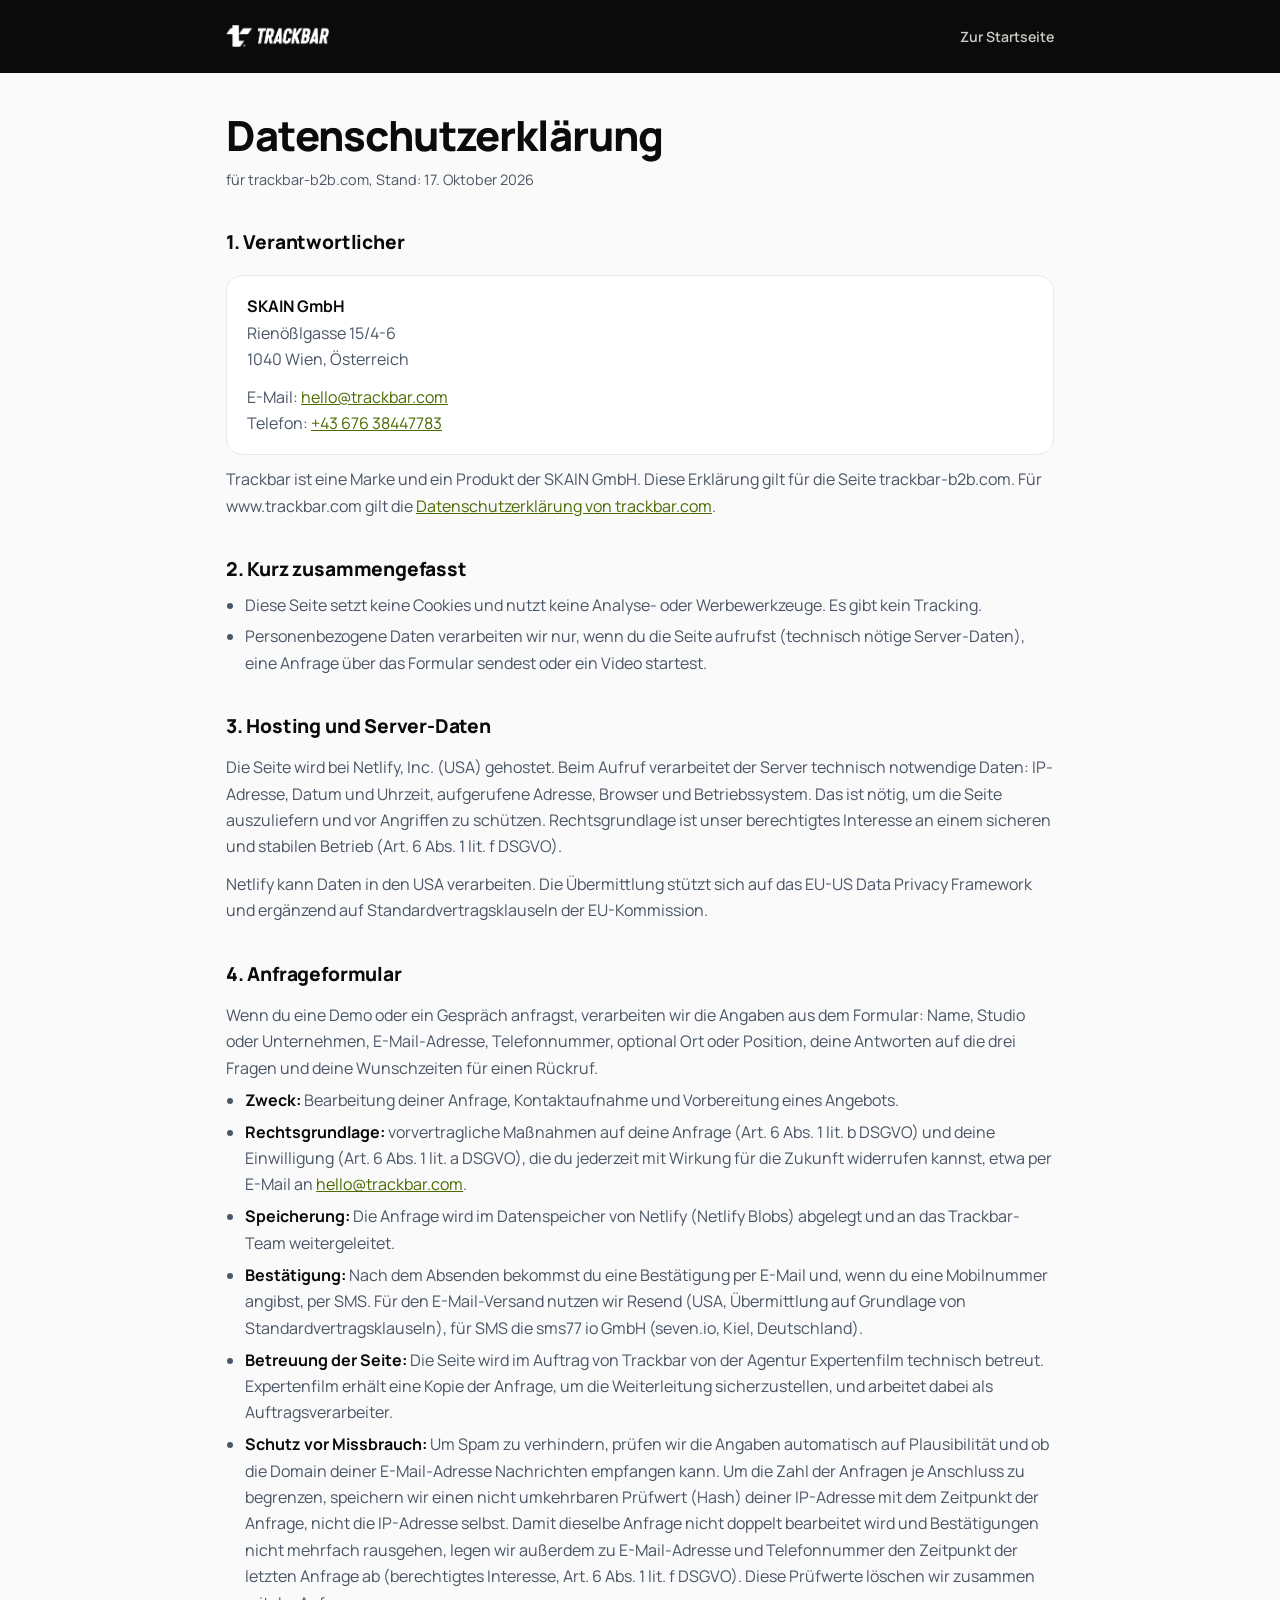
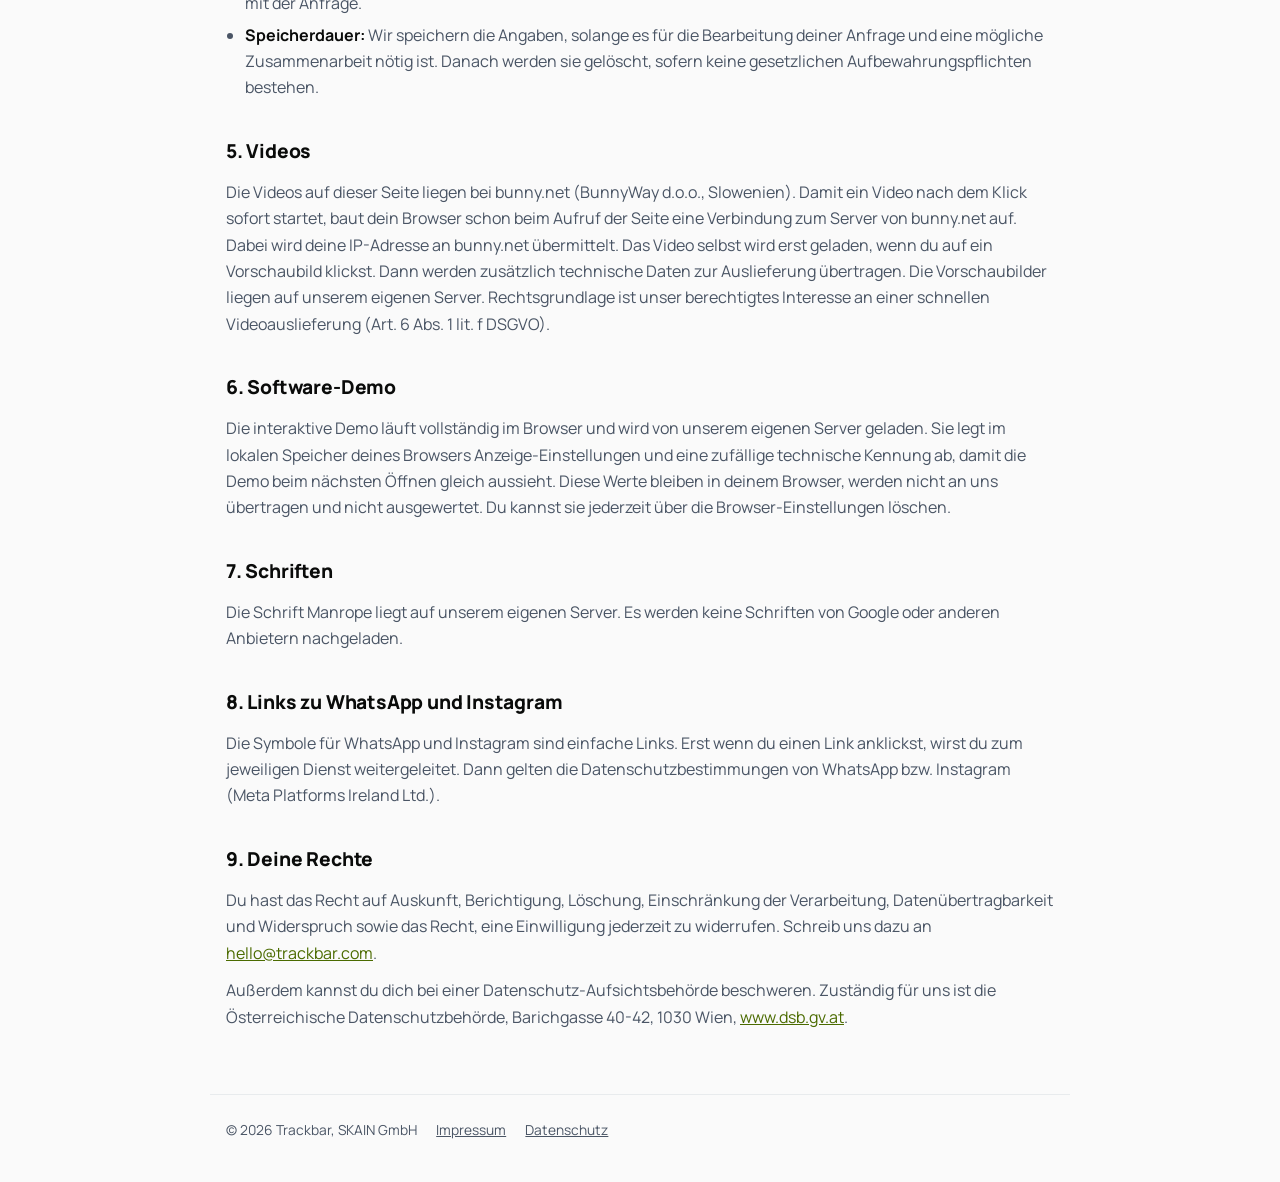
<file: datenschutz/index.html>
<!DOCTYPE html>
<html lang="de">
<head>
<meta charset="utf-8">
<meta name="viewport" content="width=device-width, initial-scale=1">
<title>Datenschutz · Trackbar für Betreiber</title>
<meta name="robots" content="noindex, nofollow">
<meta name="theme-color" content="#0A0B0A">
<meta name="referrer" content="no-referrer">
<link rel="icon" href="../assets/favicon.svg" type="image/svg+xml">
<style>
@font-face{font-family:Manrope;src:url(../assets/fonts/manrope.woff2) format('woff2');font-weight:200 800;font-style:normal;font-display:swap}
:root{--ink:#0A0B0A;--paper:#FAFAFA;--text:#4A5565;--line:#E8EBED;--lime:#97D700;--lime-ink:#4B6B00}
*{box-sizing:border-box;margin:0;padding:0}
html{-webkit-text-size-adjust:100%}
body{background:var(--paper);color:var(--ink);font-family:Manrope,Arial,system-ui,sans-serif;font-size:1rem;line-height:1.65}
.top{background:var(--ink)}
.top .in{max-width:860px;margin:0 auto;padding:0.9rem 16px;display:flex;align-items:center;justify-content:space-between;gap:1rem}
.top img{height:22px;width:auto;display:block}
.top a.back{color:#C9CDC6;font-size:0.88rem;font-weight:600;text-decoration:none;min-height:44px;display:inline-flex;align-items:center}
main{max-width:860px;margin:0 auto;padding:2.5rem 16px 4rem}
h1{font-size:clamp(1.9rem,1.4rem + 2vw,2.6rem);line-height:1.1;letter-spacing:-0.02em;font-weight:800}
.stand{color:var(--text);font-size:0.9rem;margin-top:0.6rem}
h2{font-size:1.2rem;font-weight:800;margin-top:2.2rem;letter-spacing:-0.01em}
p,li{color:var(--text);margin-top:0.7rem}
ul{padding-left:1.2rem}
li{margin-top:0.35rem}
strong{color:var(--ink)}
a{color:var(--lime-ink)}
.box{background:#fff;border:1px solid var(--line);border-radius:16px;padding:1.1rem 1.25rem;margin-top:1rem}
.box p:first-child{margin-top:0}
footer{border-top:1px solid var(--line);max-width:860px;margin:0 auto;padding:1.5rem 16px 2.5rem;font-size:0.86rem;color:var(--text);display:flex;flex-wrap:wrap;gap:0.4rem 1.2rem}
footer a{color:var(--text)}
</style>
</head>
<body>
<header class="top"><div class="in">
  <a href="/" aria-label="Trackbar, zur Startseite"><img src="../assets/trackbar-logo-white-s.webp" alt="Trackbar" width="225" height="48"></a>
  <a class="back" href="/">Zur Startseite</a>
</div></header>
<main>
  <h1>Datenschutzerklärung</h1>
  <p class="stand">für trackbar-b2b.com, Stand: 17. Oktober 2026</p>

  <h2>1. Verantwortlicher</h2>
  <div class="box">
    <p><strong>SKAIN GmbH</strong><br>Rienößlgasse 15/4-6<br>1040 Wien, Österreich</p>
    <p>E-Mail: <a href="mailto:hello@trackbar.com">hello@trackbar.com</a><br>Telefon: <a href="tel:+4367638447783">+43 676 38447783</a></p>
  </div>
  <p>Trackbar ist eine Marke und ein Produkt der SKAIN GmbH. Diese Erklärung gilt für die Seite trackbar-b2b.com. Für www.trackbar.com gilt die <a href="https://www.trackbar.com/datenschutz/" target="_blank" rel="noopener">Datenschutzerklärung von trackbar.com</a>.</p>

  <h2>2. Kurz zusammengefasst</h2>
  <ul>
    <li>Diese Seite setzt keine Cookies und nutzt keine Analyse- oder Werbewerkzeuge. Es gibt kein Tracking.</li>
    <li>Personenbezogene Daten verarbeiten wir nur, wenn du die Seite aufrufst (technisch nötige Server-Daten), eine Anfrage über das Formular sendest oder ein Video startest.</li>
  </ul>

  <h2>3. Hosting und Server-Daten</h2>
  <p>Die Seite wird bei Netlify, Inc. (USA) gehostet. Beim Aufruf verarbeitet der Server technisch notwendige Daten: IP-Adresse, Datum und Uhrzeit, aufgerufene Adresse, Browser und Betriebssystem. Das ist nötig, um die Seite auszuliefern und vor Angriffen zu schützen. Rechtsgrundlage ist unser berechtigtes Interesse an einem sicheren und stabilen Betrieb (Art. 6 Abs. 1 lit. f DSGVO).</p>
  <p>Netlify kann Daten in den USA verarbeiten. Die Übermittlung stützt sich auf das EU-US Data Privacy Framework und ergänzend auf Standardvertragsklauseln der EU-Kommission.</p>

  <h2>4. Anfrageformular</h2>
  <p>Wenn du eine Demo oder ein Gespräch anfragst, verarbeiten wir die Angaben aus dem Formular: Name, Studio oder Unternehmen, E-Mail-Adresse, Telefonnummer, optional Ort oder Position, deine Antworten auf die drei Fragen und deine Wunschzeiten für einen Rückruf.</p>
  <ul>
    <li><strong>Zweck:</strong> Bearbeitung deiner Anfrage, Kontaktaufnahme und Vorbereitung eines Angebots.</li>
    <li><strong>Rechtsgrundlage:</strong> vorvertragliche Maßnahmen auf deine Anfrage (Art. 6 Abs. 1 lit. b DSGVO) und deine Einwilligung (Art. 6 Abs. 1 lit. a DSGVO), die du jederzeit mit Wirkung für die Zukunft widerrufen kannst, etwa per E-Mail an <a href="mailto:hello@trackbar.com">hello@trackbar.com</a>.</li>
    <li><strong>Speicherung:</strong> Die Anfrage wird im Datenspeicher von Netlify (Netlify Blobs) abgelegt und an das Trackbar-Team weitergeleitet.</li>
    <li><strong>Bestätigung:</strong> Nach dem Absenden bekommst du eine Bestätigung per E-Mail und, wenn du eine Mobilnummer angibst, per SMS. Für den E-Mail-Versand nutzen wir Resend (USA, Übermittlung auf Grundlage von Standardvertragsklauseln), für SMS die sms77 io GmbH (seven.io, Kiel, Deutschland).</li>
    <li><strong>Betreuung der Seite:</strong> Die Seite wird im Auftrag von Trackbar von der Agentur Expertenfilm technisch betreut. Expertenfilm erhält eine Kopie der Anfrage, um die Weiterleitung sicherzustellen, und arbeitet dabei als Auftragsverarbeiter.</li>
    <li><strong>Schutz vor Missbrauch:</strong> Um Spam zu verhindern, prüfen wir die Angaben automatisch auf Plausibilität und ob die Domain deiner E-Mail-Adresse Nachrichten empfangen kann. Um die Zahl der Anfragen je Anschluss zu begrenzen, speichern wir einen nicht umkehrbaren Prüfwert (Hash) deiner IP-Adresse mit dem Zeitpunkt der Anfrage, nicht die IP-Adresse selbst. Damit dieselbe Anfrage nicht doppelt bearbeitet wird und Bestätigungen nicht mehrfach rausgehen, legen wir außerdem zu E-Mail-Adresse und Telefonnummer den Zeitpunkt der letzten Anfrage ab (berechtigtes Interesse, Art. 6 Abs. 1 lit. f DSGVO). Diese Prüfwerte löschen wir zusammen mit der Anfrage.</li>
    <li><strong>Speicherdauer:</strong> Wir speichern die Angaben, solange es für die Bearbeitung deiner Anfrage und eine mögliche Zusammenarbeit nötig ist. Danach werden sie gelöscht, sofern keine gesetzlichen Aufbewahrungspflichten bestehen.</li>
  </ul>

  <h2>5. Videos</h2>
  <p>Die Videos auf dieser Seite liegen bei bunny.net (BunnyWay d.o.o., Slowenien). Damit ein Video nach dem Klick sofort startet, baut dein Browser schon beim Aufruf der Seite eine Verbindung zum Server von bunny.net auf. Dabei wird deine IP-Adresse an bunny.net übermittelt. Das Video selbst wird erst geladen, wenn du auf ein Vorschaubild klickst. Dann werden zusätzlich technische Daten zur Auslieferung übertragen. Die Vorschaubilder liegen auf unserem eigenen Server. Rechtsgrundlage ist unser berechtigtes Interesse an einer schnellen Videoauslieferung (Art. 6 Abs. 1 lit. f DSGVO).</p>

  <h2>6. Software-Demo</h2>
  <p>Die interaktive Demo läuft vollständig im Browser und wird von unserem eigenen Server geladen. Sie legt im lokalen Speicher deines Browsers Anzeige-Einstellungen und eine zufällige technische Kennung ab, damit die Demo beim nächsten Öffnen gleich aussieht. Diese Werte bleiben in deinem Browser, werden nicht an uns übertragen und nicht ausgewertet. Du kannst sie jederzeit über die Browser-Einstellungen löschen.</p>

  <h2>7. Schriften</h2>
  <p>Die Schrift Manrope liegt auf unserem eigenen Server. Es werden keine Schriften von Google oder anderen Anbietern nachgeladen.</p>

  <h2>8. Links zu WhatsApp und Instagram</h2>
  <p>Die Symbole für WhatsApp und Instagram sind einfache Links. Erst wenn du einen Link anklickst, wirst du zum jeweiligen Dienst weitergeleitet. Dann gelten die Datenschutzbestimmungen von WhatsApp bzw. Instagram (Meta Platforms Ireland Ltd.).</p>

  <h2>9. Deine Rechte</h2>
  <p>Du hast das Recht auf Auskunft, Berichtigung, Löschung, Einschränkung der Verarbeitung, Datenübertragbarkeit und Widerspruch sowie das Recht, eine Einwilligung jederzeit zu widerrufen. Schreib uns dazu an <a href="mailto:hello@trackbar.com">hello@trackbar.com</a>.</p>
  <p>Außerdem kannst du dich bei einer Datenschutz-Aufsichtsbehörde beschweren. Zuständig für uns ist die Österreichische Datenschutzbehörde, Barichgasse 40-42, 1030 Wien, <a href="https://www.dsb.gv.at/" target="_blank" rel="noopener">www.dsb.gv.at</a>.</p>
</main>
<footer>
  <span>© 2026 Trackbar, SKAIN GmbH</span>
  <a href="https://www.trackbar.com/impressum/" target="_blank" rel="noopener">Impressum</a>
  <a href="/datenschutz/">Datenschutz</a>
</footer>
</body>
</html>
</file>
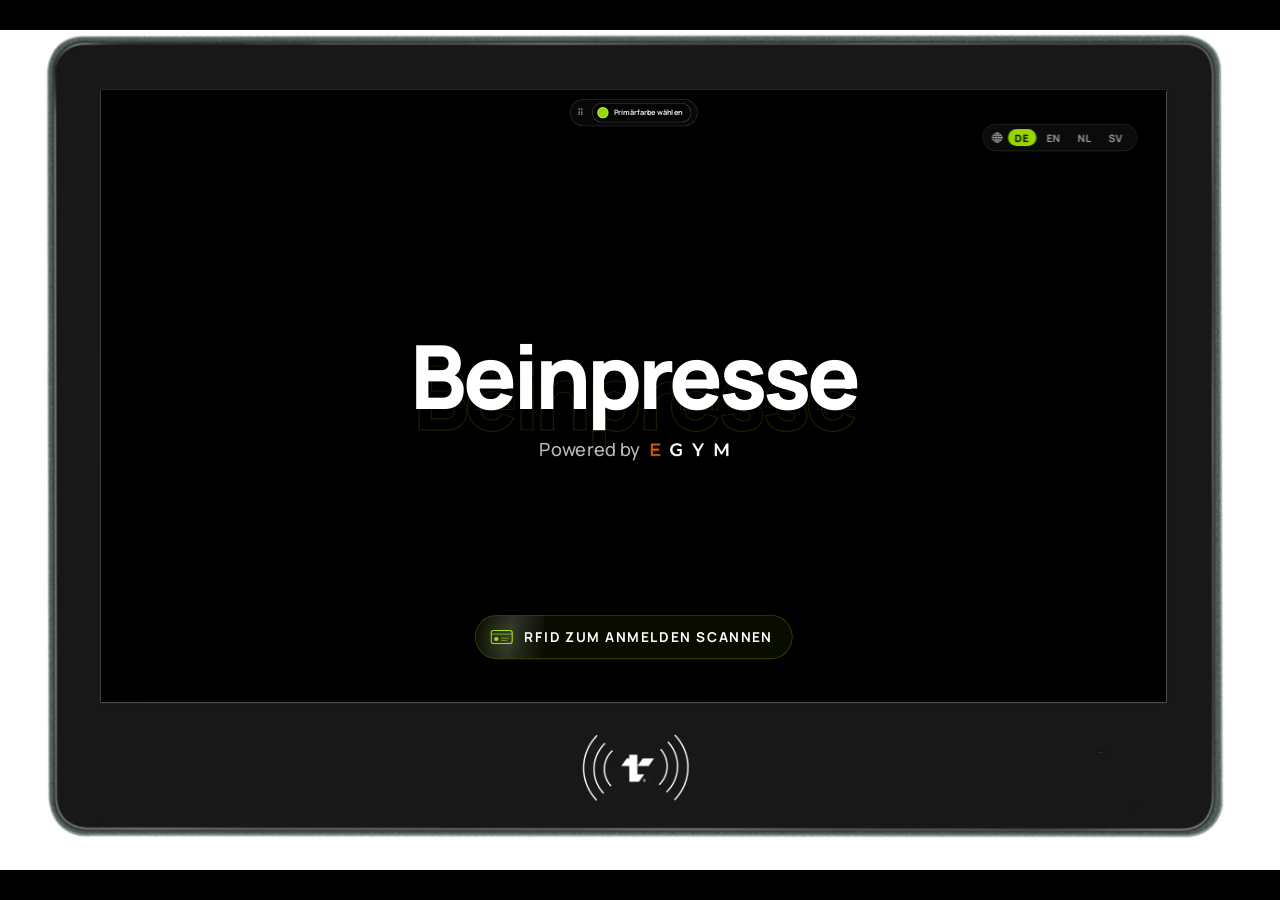
<file: demo/index.html>
<!DOCTYPE html>
<html lang="en">
<head>
<meta charset="UTF-8">
<title>Trackbar Kiosk V3 - Overlay redesign</title>
<meta name="viewport" content="width=1920">
<link rel="stylesheet" href="tokens.css">
<style>
  :root {
    --tb-accent: var(--tb-green);
    --tb-accent-glow: rgba(151,215,0,0.55);
  }
  html, body {
    margin: 0; padding: 0;
    background: #000;
    color: #fff;
    font-family: 'Manrope', system-ui, sans-serif;
    overflow: hidden;
  }
  /* Stage: scale the fixed 1920×1080 design to fit the viewport - or, in
     device-frame mode (customer pages), into the screen cutout of the
     physical-display mockup (assets/device-frame.webp). */
  #stage-wrap {
    position: relative; width: 100vw; height: 100vh;
    background: #000; overflow: hidden;
  }
  #device { position: absolute; left: 50%; top: 50%; transform: translate(-50%, -50%); }
  #device-frame {
    position: absolute; inset: 0; width: 100%; height: 100%;
    z-index: 1; pointer-events: none; display: none; user-select: none;
  }
  #screen { position: absolute; overflow: hidden; z-index: 2; }
  #stage {
    width: 1920px; height: 1080px;
    transform-origin: top left; position: absolute; left: 0; top: 0;
  }
  /* Boot loader - covers everything until the in-browser app has mounted, so
     the device frame never shows around an empty screen. Removed on first render. */
  #boot-loader {
    position: absolute; inset: 0; z-index: 10;
    display: flex; align-items: center; justify-content: center;
    background: #000; transition: opacity .35s ease;
  }
  #boot-loader .ring {
    width: 60px; height: 60px; border-radius: 50%;
    border: 5px solid rgba(255,255,255,0.14); border-top-color: #97D700;
    animation: v3-spin .9s linear infinite;
  }
  @keyframes v3-spin { to { transform: rotate(360deg); } }
  /* Hide scrollbars in our stage */
  #stage::-webkit-scrollbar { display: none; }
  button { font-family: inherit; }
  @keyframes v3-pulse {
    0%, 100% { opacity: 0.55; transform: scale(1); }
    50%      { opacity: 1;    transform: scale(1.3); }
  }
  @keyframes v3-fade-in {
    from { opacity: 0; transform: translateY(8px); }
    to   { opacity: 1; transform: translateY(0); }
  }
</style>
</head>
<body>
  <div id="stage-wrap">
    <div id="boot-loader" aria-hidden="true"><div class="ring"></div></div>
    <div id="device">
      <img id="device-frame" src="assets/device-frame.webp" alt="">
      <div id="screen">
        <div id="stage">
          <div id="root"></div>
        </div>
      </div>
    </div>
  </div>

  <script>
    // Remove the boot loader once the React app has rendered into #root (so the
    // device frame never shows around an empty screen during in-browser compile).
    (function () {
      var bl = document.getElementById('boot-loader'), root = document.getElementById('root');
      if (!bl || !root) return;
      function done() { if (!bl) return; bl.style.opacity = '0'; setTimeout(function () { if (bl && bl.parentNode) bl.parentNode.removeChild(bl); bl = null; }, 450); }
      var obs = new MutationObserver(function () { if (root.firstElementChild) { obs.disconnect(); done(); } });
      obs.observe(root, { childList: true });
      setTimeout(done, 12000); // safety net
    })();
  </script>

  <script src="vendor/react.production.min.js"></script>
  <script src="vendor/react-dom.production.min.js"></script>

  <script>
    // Scale the 1920×1080 stage to fit the viewport - or, in device-frame
    // mode, into the screen cutout of the display mockup. Frame is ON for
    // customer (/g/<token>/) pages by default; ?frame=0 disables, ?frame=1 forces.
    (function () {
      const wrap = document.getElementById('stage-wrap');
      const device = document.getElementById('device');
      const frame = document.getElementById('device-frame');
      const screen = document.getElementById('screen');
      const stage = document.getElementById('stage');
      const params = new URLSearchParams(location.search);
      // Customer-facing pages - per-gym links (/g/<token>/) and the public
      // website demo (/demo/) - show the physical-display mockup by default.
      const isCustomer = /^\/(g|demo)\//.test(location.pathname);
      const FRAME = params.get('frame') === '1' || (isCustomer && params.get('frame') !== '0');
      const PNG_AR = 2770 / 1818;
      const CUT = { x: 0.0787, y: 0.0715, w: 0.8325, h: 0.7288 }; // screen cutout in the PNG
      function place(sl, st, sw, sh, cover) {
        screen.style.left = sl + 'px'; screen.style.top = st + 'px';
        screen.style.width = sw + 'px'; screen.style.height = sh + 'px';
        const s = (cover ? Math.max : Math.min)(sw / 1920, sh / 1080);
        stage.style.transform = `translate(${(sw - 1920 * s) / 2}px, ${(sh - 1080 * s) / 2}px) scale(${s})`;
        document.documentElement.style.setProperty('--dc-inv-zoom', String(1 / s));
      }
      function fit() {
        const vw = wrap.clientWidth, vh = wrap.clientHeight;
        if (FRAME) {
          const dvW = Math.min(vw, vh * PNG_AR), dvH = dvW / PNG_AR;
          device.style.width = dvW + 'px'; device.style.height = dvH + 'px';
          frame.style.display = 'block';
          place(dvW * CUT.x, dvH * CUT.y, dvW * CUT.w, dvH * CUT.h, true);
        } else {
          device.style.width = vw + 'px'; device.style.height = vh + 'px';
          frame.style.display = 'none';
          place(0, 0, vw, vh, false);
        }
      }
      fit();
      window.addEventListener('resize', fit);
    })();
  </script>
  <script src="app.min.js" defer></script>
</body>
</html>
</file>
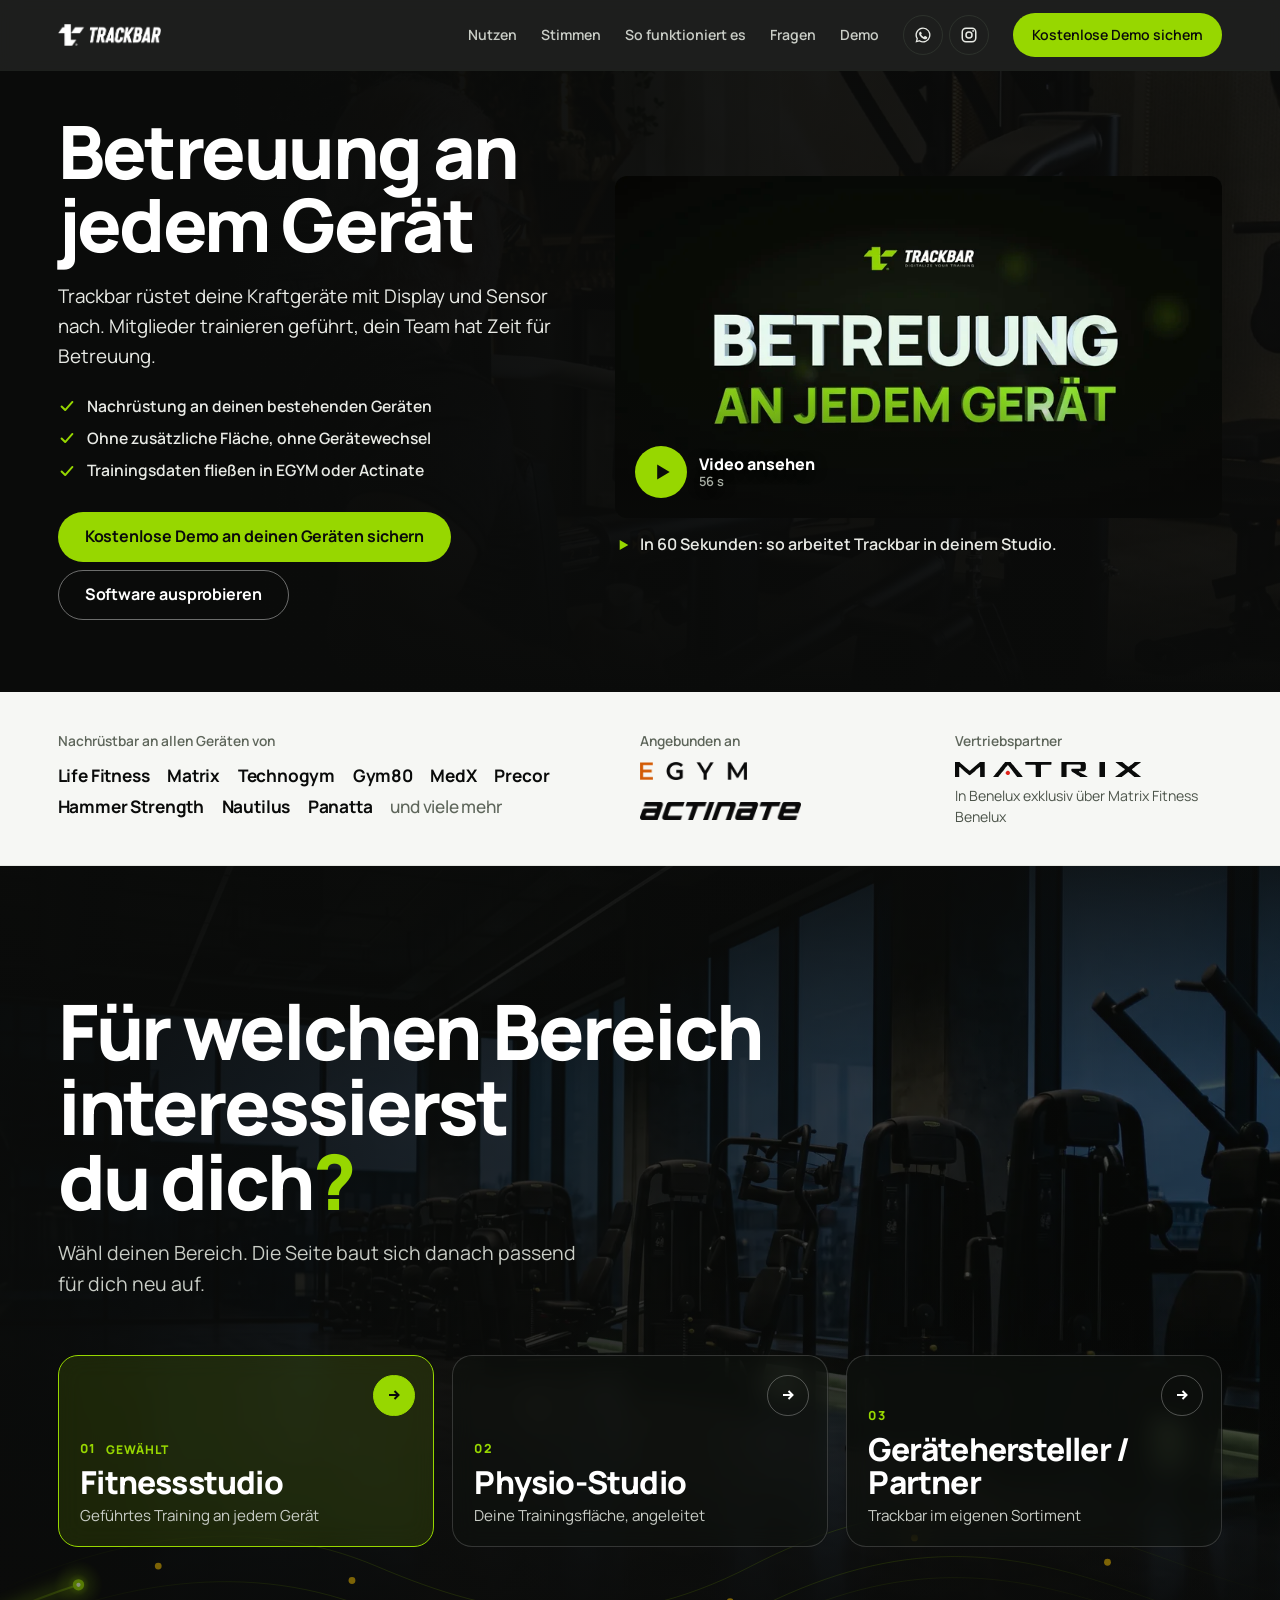
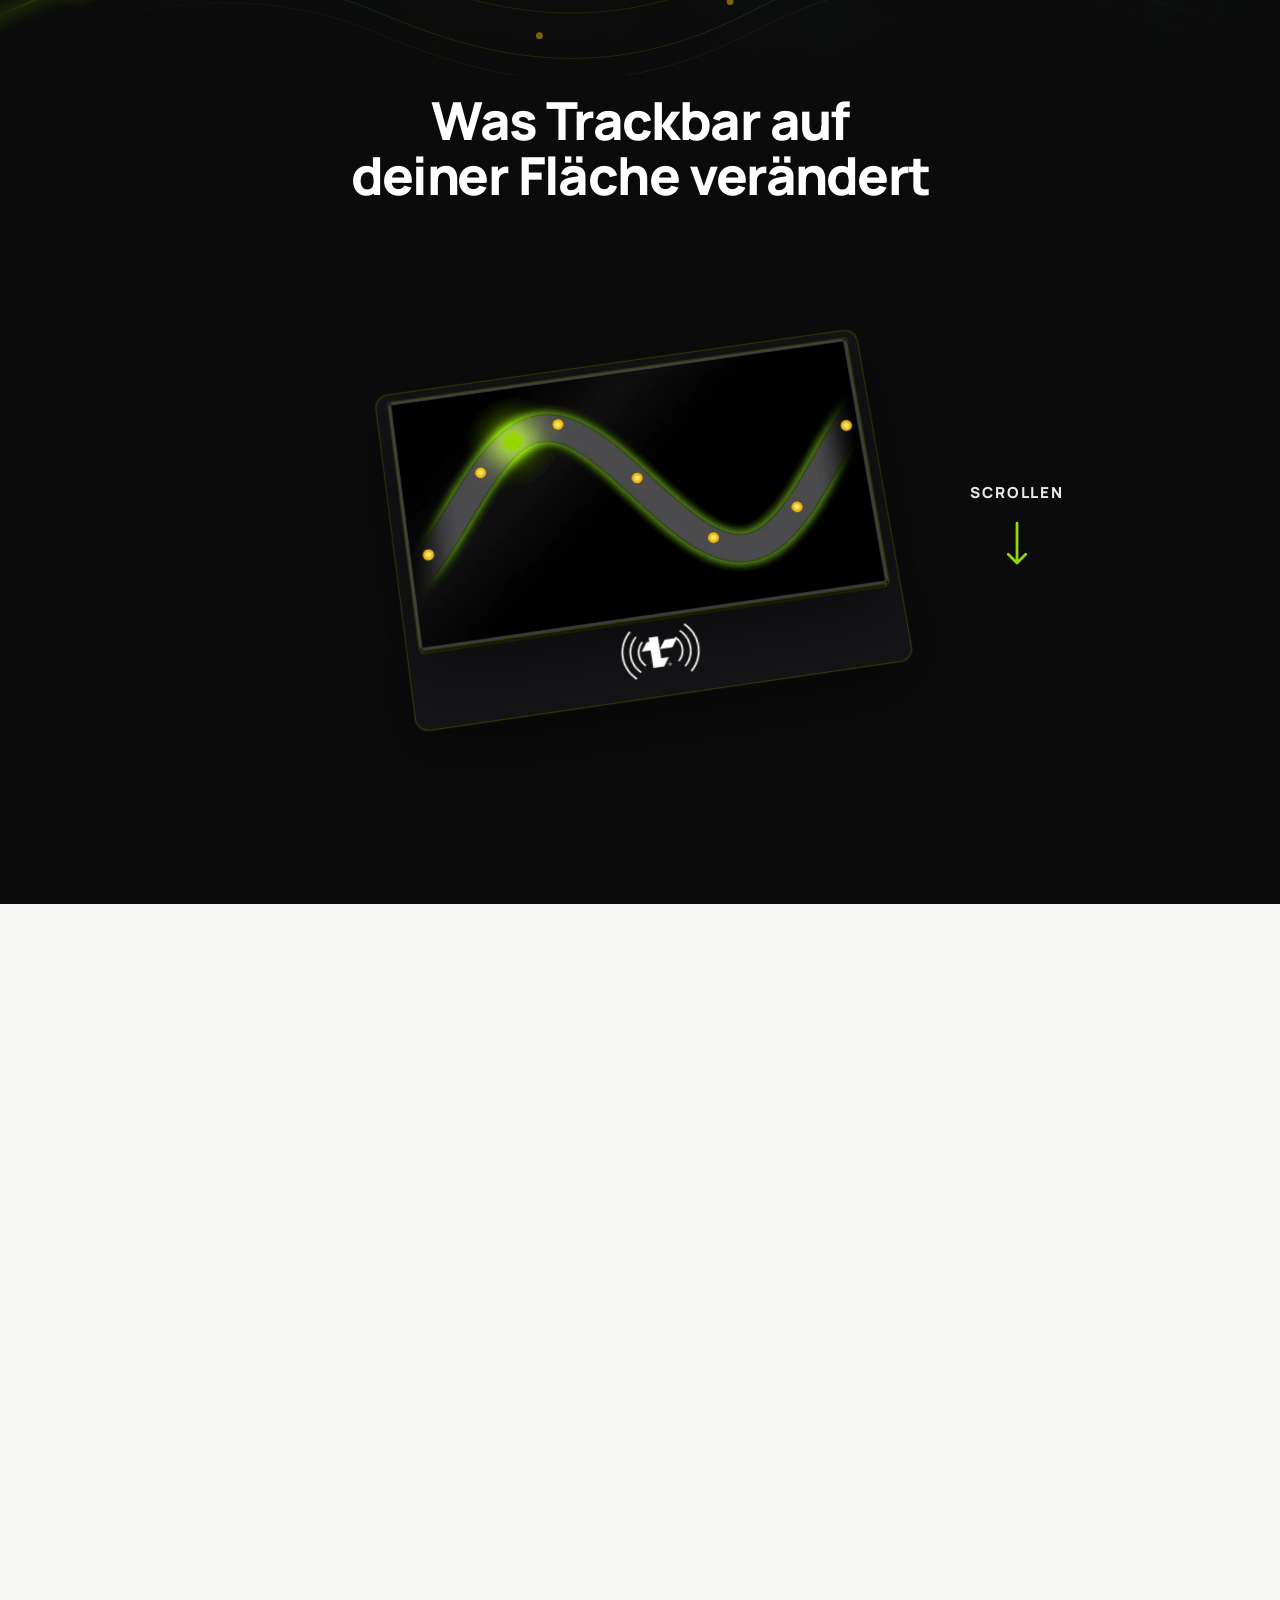
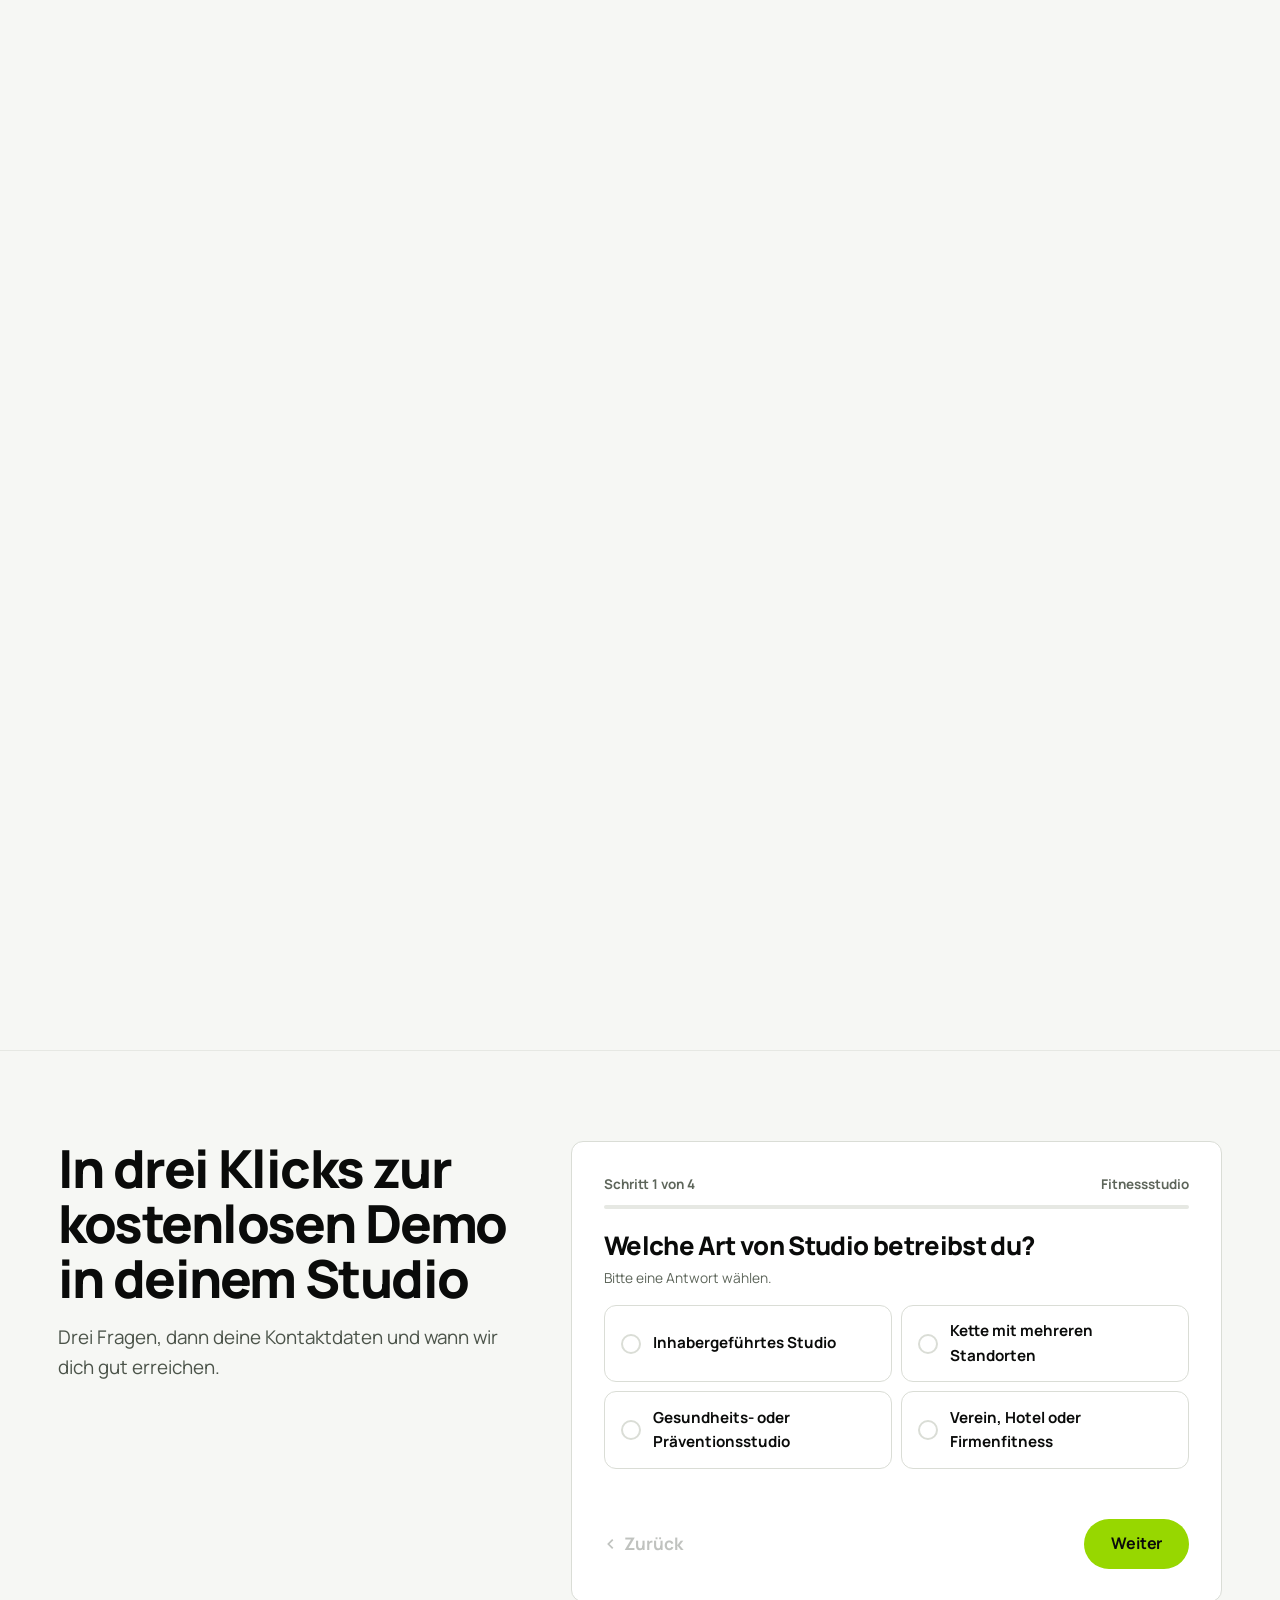
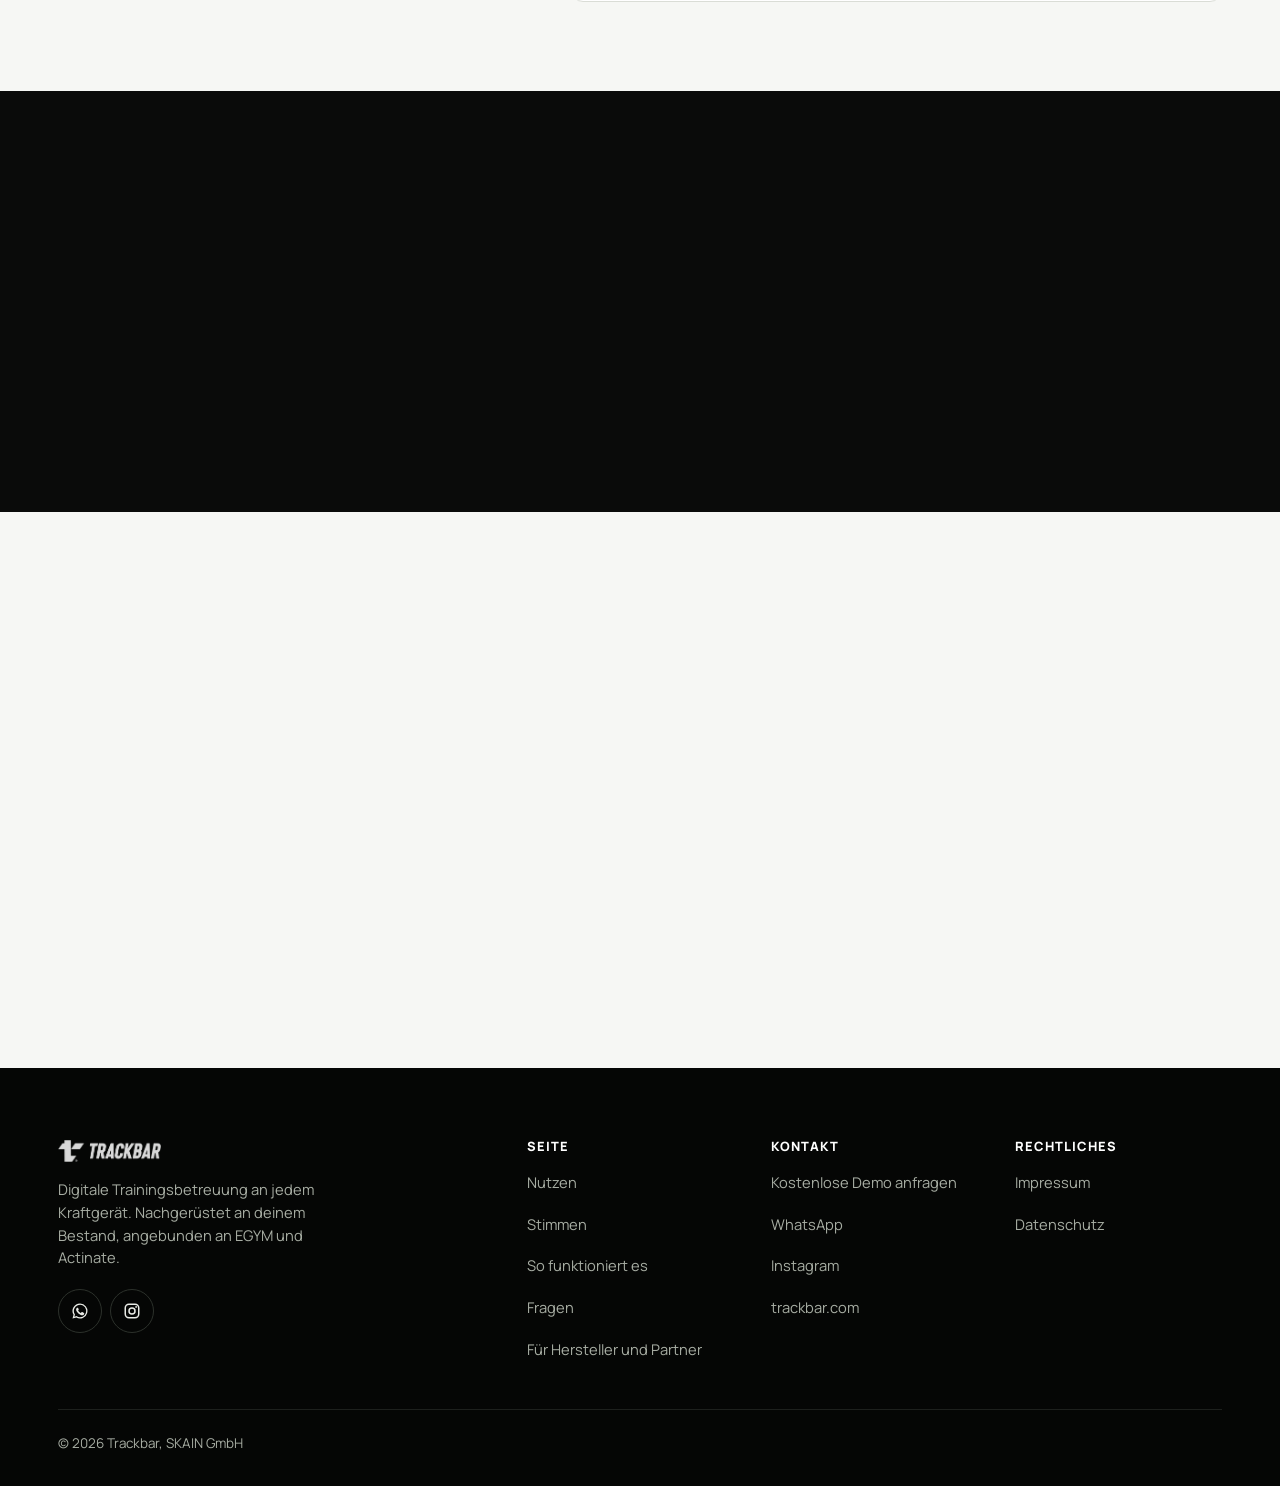
<file: dunkel/index.html>
<!DOCTYPE html>
<html lang="de">
<head>
<meta charset="utf-8">
<meta name="viewport" content="width=device-width, initial-scale=1">
<title>Trackbar für Betreiber · Kraftgeräte digitalisieren</title>
<meta name="description" content="Trackbar rüstet vorhandene Kraftgeräte mit Display und Sensor nach. Für Fitnessstudios, Physio-Studios und Gerätehersteller.">
<meta name="theme-color" content="#0A0B0A">
<meta name="robots" content="noindex, nofollow">
<link rel="icon" href="assets/favicon.svg" type="image/svg+xml">
<link rel="preload" href="assets/fonts/manrope.woff2" as="font" type="font/woff2" crossorigin>
<meta name="referrer" content="no-referrer">
<link rel="preconnect" href="https://vz-617e21d0-8be.b-cdn.net">
<link rel="preload" as="image" href="assets/herobg-fitness-m.webp" media="(max-width:700px)" fetchpriority="high">
<link rel="preload" as="image" href="assets/poster-fitness-800.webp" imagesrcset="assets/poster-fitness-800.webp 800w, assets/poster-fitness.webp 1600w" imagesizes="100vw" media="(min-width:701px)" fetchpriority="high">
<!--
  Trackbar B2B-Seite. Inhalte je Zielgruppe stehen im Objekt CONTENT im Skript unten.
  Videos (Bunny-Library 614528, immer mit referrerpolicy="no-referrer"):
    - Hero je Zielgruppe:   CONTENT.<zg>.brag = '<guid>', Poster CONTENT.<zg>.bragPoster
    - Fuenf-Fragen-Film:    CONTENT.<zg>.qVideo = '<guid>' (leer = kein Videoplatz)
    - Interviews:           CONTENT.<zg>.interviews[i].guid, dazu b (Name) und s (Studio, Ort)
  Formular: FORM_ENDPOINT im Skript setzen, sonst wird nichts gesendet.
-->
<style>
@font-face{font-family:Manrope;src:url(assets/fonts/manrope.woff2) format('woff2');font-weight:200 800;font-style:normal;font-display:swap}
/* Ersatzschrift mit Manrope-Massen: kein Springen, wenn die Webschrift nachlaedt */
@font-face{font-family:'Manrope Fallback';src:local('Arial'),local('ArialMT'),local('Helvetica'),local('Roboto');size-adjust:102.92%;ascent-override:103.57%;descent-override:29.15%;line-gap-override:0%}
:root{
  --ink:#0A0B0A;
  --ink-2:#1E1F21;
  --ink-3:#232426;
  --paper:#FAFAFA;
  --white:#FFFFFF;
  --text:#4A5565;
  --text-2:#5B6472;
  --line:#D8D9DB;
  --line-2:#E8EBED;
  --smoke:#F3F4F4;
  --lime:#97D700;
  --lime-dark:#7AB800;
  --lime-ink:#4B6B00;
  --display:#121512;
  --curve:#4A4A4A;
  --red:#FB3640;
  --blue:#1D4F91;
  --r-sm:8px;--r-md:12px;--r-lg:20px;--r-xl:24px;--r-2xl:32px;--r-pill:9999px;
  --shadow-md:0 8px 20px rgba(0,0,0,.25);
  --shell:clamp(1.1rem,4.5vw,4rem);
  --ease:cubic-bezier(0.16,1,0.3,1);
}
*{box-sizing:border-box;margin:0;padding:0}
html{-webkit-text-size-adjust:100%;scroll-behavior:smooth;scroll-padding-top:84px}
body{background:var(--paper);color:var(--ink);font-family:Manrope,"Manrope Fallback",system-ui,-apple-system,"Segoe UI",sans-serif;font-size:clamp(1rem,0.96rem + 0.2vw,1.08rem);line-height:1.6;-webkit-font-smoothing:antialiased;overflow-x:hidden}
img{max-width:100%;display:block}
button{font:inherit;color:inherit}
a{color:inherit}
.shell{max-width:1280px;margin-inline:auto;padding-inline:var(--shell)}
h1,h2,h3{font-weight:800;letter-spacing:-0.01em;text-wrap:balance}
h2{font-size:clamp(1.85rem,1.15rem + 2.9vw,3.6rem);line-height:1.04;letter-spacing:-0.02em;max-width:20ch}
h2 .dot,h1 .dot{color:var(--lime)}
p.lead{font-size:clamp(1.02rem,0.97rem + 0.3vw,1.18rem);color:var(--text);max-width:56ch}
.sec{padding-block:clamp(3.25rem,7vw,5.75rem)}
.sec--white{background:var(--white)}
.sec__head{display:grid;gap:1rem 3rem;grid-template-columns:1fr;align-items:end;margin-bottom:clamp(1.75rem,3.5vw,2.75rem)}
@media(min-width:900px){.sec__head{grid-template-columns:minmax(0,7fr) minmax(0,5fr)}}
.sec__head p{color:var(--text);max-width:52ch}

.chip{display:inline-flex;align-items:center;gap:0.35rem;font-size:0.68rem;font-weight:700;letter-spacing:0.02em;line-height:1;padding:0.32rem 0.55rem;border-radius:var(--r-pill);white-space:nowrap;border:1px solid transparent}

/* Navigation */
.nav{position:sticky;top:0;z-index:50;background:rgba(10,11,10,.92);backdrop-filter:blur(10px);border-bottom:1px solid #1d201d}
.nav .shell{display:flex;align-items:center;justify-content:space-between;gap:1rem;padding-block:0.8rem}
.nav__logo{display:inline-flex;align-items:center;min-height:44px}
.nav__logo img{height:22px;width:auto}
.nav__links{display:flex;gap:1.5rem;align-items:center}
.nav__links a{color:#C9CDC6;text-decoration:none;font-size:0.88rem;font-weight:600}
.nav__links a:hover{color:var(--white)}
.nav__links a.btn--lime,.nav__links a.btn--lime:hover{color:var(--ink)}
@media(max-width:900px){.nav__links a:not(.btn){display:none}}

.btn{display:inline-flex;align-items:center;justify-content:center;gap:10px;padding:15px 26px;border-radius:var(--r-pill);font:600 16px/1.1 Manrope,"Manrope Fallback",system-ui,sans-serif;letter-spacing:-.005em;cursor:pointer;border:1px solid transparent;text-decoration:none;transition:transform .2s ease,background .2s ease,border-color .2s ease;min-height:44px}
.btn:hover{transform:translateY(-1px)}
.btn--lime{background:var(--lime);color:var(--ink)}
.btn--lime:hover{background:#A6E61A}
.btn--ink{background:var(--ink);color:var(--white)}
.btn--ghost{background:transparent;color:var(--ink);border-color:var(--line)}
.btn--ghost-dark{background:transparent;color:var(--white);border-color:#3a3f39}
.btn--ghost-dark:hover{border-color:#6b7168}
.btn--sm{padding:12px 18px;font-size:14px;min-height:44px}
.btn svg{width:14px;height:14px;flex:none}

/* Hero */
.hero{position:relative;background:var(--ink);color:var(--white);overflow:hidden;isolation:isolate}
.hero__bg{position:absolute;inset:0;z-index:-1}
.hero__bg img{width:100%;height:100%;object-fit:cover;opacity:.28;transition:opacity .5s var(--ease)}
.hero__bg::after{content:'';position:absolute;inset:0;background:linear-gradient(90deg,var(--ink) 18%,rgba(10,11,10,.82) 52%,rgba(10,11,10,.55)),linear-gradient(0deg,var(--ink),transparent 40%)}
.hero .shell{padding-block:clamp(1.75rem,4vw,2.75rem) clamp(2.75rem,6vw,4.5rem)}
/* Zielgruppenwahl als eigene Sektion unter Hero und Herstellerleiste: Bild blendet beim Hover ueber, Klick baut die Seite neu auf */
.pick{position:relative;isolation:isolate;overflow:clip;background:var(--ink);color:var(--white);padding-block:clamp(4.5rem,10vw,8.5rem) clamp(8rem,17vw,14rem)}
.pick__bg{position:absolute;inset:0;z-index:-2}
.pick__bg img{position:absolute;inset:0;width:100%;height:100%;object-fit:cover;opacity:0;transform:scale(1.08);transition:opacity 1s var(--ease),transform 9s linear}
.pick__bg img.is-on{opacity:.62;transform:scale(1)}
.pick::before{content:'';position:absolute;inset:0;z-index:-1;background:linear-gradient(90deg,rgba(10,11,10,.94) 0%,rgba(10,11,10,.7) 48%,rgba(10,11,10,.36) 100%),linear-gradient(0deg,rgba(10,11,10,.96) 0%,rgba(10,11,10,0) 50%),linear-gradient(180deg,rgba(10,11,10,.75) 0%,rgba(10,11,10,0) 28%)}
/* Trackbar-Welle (v4): feine Leuchtlinien statt Band, deutlich zurueckgenommen. Zeichnung, Ball und Muenzen
   haengen an der Scrollposition (geglaettet), die Schienen laufen mit leichter Parallaxe */
.pick__wave{position:absolute;left:0;bottom:0;width:100%;height:clamp(140px,19vw,260px);z-index:-1;pointer-events:none;opacity:.55}
.wv-coins circle{fill:#FFC700;opacity:.85;transform-box:fill-box;transform-origin:center;transition:transform .55s var(--ease),opacity .55s var(--ease)}
.wv-coins circle.is-got{transform:scale(0);opacity:0}
.pick__h{font-size:clamp(2.2rem,1.1rem + 4.6vw,5rem);line-height:.98;letter-spacing:-0.04em;max-width:14ch}
.pick__sub{margin-top:1.1rem;color:#C9CDC6;max-width:44ch;font-size:clamp(1rem,0.96rem + 0.35vw,1.22rem)}
.pick__opts{margin-top:clamp(2.25rem,5vw,3.5rem);display:grid;grid-template-columns:1fr;gap:0.85rem}
@media(min-width:860px){.pick__opts{grid-template-columns:repeat(3,minmax(0,1fr));gap:1.1rem}}
.pick__opt{appearance:none;font:inherit;color:inherit;text-align:left;cursor:pointer;position:relative;display:grid;align-content:end;gap:0.4rem;min-height:clamp(8.5rem,15vw,13rem);padding:1.35rem 1.35rem 1.25rem;border-radius:var(--r-lg);border:1px solid rgba(255,255,255,.16);background:rgba(16,19,16,.55);-webkit-backdrop-filter:blur(12px);backdrop-filter:blur(12px);transition:transform .5s var(--ease),border-color .3s ease,background .3s ease,box-shadow .5s var(--ease)}
.pick__opts .pick__opt:hover,.pick__opts .pick__opt:focus-visible{transform:translateY(-6px);border-color:rgba(151,215,0,.75);box-shadow:0 34px 70px -34px rgba(151,215,0,.5)}
.pick__opt:focus-visible{outline:2px solid var(--lime);outline-offset:3px}
.pick__opt[aria-checked="true"]{border-color:var(--lime);background:rgba(151,215,0,.13)}
.pick__top{display:flex;gap:0.6rem;align-items:center}
.pick__no{font-size:0.78rem;font-weight:800;letter-spacing:0.1em;color:var(--lime)}
.pick__state{font-size:0.75rem;font-weight:800;letter-spacing:0.08em;text-transform:uppercase;color:var(--lime);opacity:0;transition:opacity .3s ease}
.pick__opt[aria-checked="true"] .pick__state{opacity:1}
.pick__name{font-size:clamp(1.4rem,1.1rem + 1.1vw,2rem);font-weight:800;line-height:1.04;letter-spacing:-0.025em}
.pick__line{font-size:0.95rem;color:#C9CDC6;line-height:1.4}
.pick__go{position:absolute;top:1.15rem;right:1.15rem;width:2.6rem;height:2.6rem;border-radius:50%;display:grid;place-items:center;border:1px solid rgba(255,255,255,.28);transition:background .3s ease,border-color .3s ease,color .3s ease,transform .5s var(--ease)}
.pick__go svg{width:16px;height:16px}
.pick__opt:hover .pick__go,.pick__opt:focus-visible .pick__go,.pick__opt[aria-checked="true"] .pick__go{background:var(--lime);border-color:var(--lime);color:var(--ink)}
.pick__opt:hover .pick__go{transform:rotate(-45deg)}
.pick .reveal{transition-delay:var(--d,0s)}
.pick:not(.in) .pick__opt{opacity:0}
.pick.in .pick__opt{animation:tile-in .9s var(--ease) backwards;animation-delay:var(--d,0s)}
@keyframes tile-in{from{opacity:0;transform:translateY(28px) scale(.98)}to{opacity:1;transform:none}}
/* Live-Aufbau nach einer Wahl (Runde v3): Bausteine unter der Auswahl warten unsichtbar und bauen sich
   gestaffelt auf, sobald sie beim Auto-Scrollen ins Bild kommen */
.rb-wait .rb-i{opacity:0;transform:translateY(38px);filter:blur(6px)}
.rb-go .rb-i{animation:rb-in .85s var(--ease) both;animation-delay:calc(var(--k,0) * 110ms)}
@keyframes rb-in{from{opacity:0;transform:translateY(38px);filter:blur(6px)}to{opacity:1;transform:none;filter:none}}
/* Benefit-Explosion nach Skill explosionseffekt: Buehne klebt 42vh, Fortschritt --p, das Display faechert in seine Ebenen auf, Benefits rundherum */
.xh{--navh:68px;--xh-travel:42vh;--p:0;--pinh:calc(100vh - var(--navh));--pinh:calc(100svh - var(--navh));position:relative;background:var(--ink);color:var(--white);overflow:clip;min-height:calc(var(--pinh) + var(--xh-travel))}
.xh::before{content:'';position:absolute;inset:0;background:radial-gradient(ellipse 55% 45% at 50% 58%,rgba(151,215,0,.1),transparent 70%);pointer-events:none}
.xh-pin{position:sticky;top:var(--navh);height:var(--pinh);overflow:hidden}
.xh-in{height:100%;display:grid;grid-template-rows:auto minmax(0,1fr) auto;padding-block:clamp(1.25rem,4vh,2.75rem) clamp(0.9rem,3vh,1.75rem)}
.xh-h{margin-inline:auto;text-align:center;max-width:22ch;font-size:clamp(1.7rem,1.05rem + 2.4vw,3.2rem)}
.xh-stage{position:relative;min-height:0;container-type:size}
.xh-burst{position:absolute;inset:0}
.xh-stick{position:absolute;inset:0;display:grid;place-items:center}
.xh-float{position:relative;width:min(44cqw,92cqh);aspect-ratio:1400/980;perspective:2400px;animation:xh-hover 7s ease-in-out infinite;animation-play-state:paused}
.xh.is-vis .xh-float{animation-play-state:running}
@keyframes xh-hover{0%,100%{transform:translateY(-1.2%)}50%{transform:translateY(1.2%)}}
.xh-stack{position:absolute;inset:0;transform-style:preserve-3d;transform:rotateX(calc(var(--p) * 54deg)) rotateZ(calc(var(--p) * -34deg)) scale(calc(1 - var(--p) * .16))}
.xp{position:absolute;inset:0;width:100%;height:100%;object-fit:contain;will-change:transform,opacity}
.xp-base{opacity:calc(1 - min(1, var(--p) * 5));filter:drop-shadow(0 30px 50px rgba(0,0,0,.6))}
.xp-l{opacity:min(1, var(--p) * 5);transform:translateZ(calc(var(--p) * var(--z) * 1cqw))}
.xp-edge{filter:drop-shadow(0 0 1.2px rgba(151,215,0,.75)) drop-shadow(0 18px 36px rgba(0,0,0,.55))}
.xk-list{list-style:none;margin:0;padding:0;position:absolute;inset:0;pointer-events:none}
.xk{position:absolute;max-width:23ch;display:grid;gap:0.3rem;opacity:0;transform:translateY(12px);transition:opacity .6s var(--ease),transform .6s var(--ease)}
.xk.is-on{opacity:1;transform:none}
.xk::before{content:'';display:block;width:2.4rem;height:3px;border-radius:3px;background:var(--lime);box-shadow:0 0 16px rgba(151,215,0,.65);margin-bottom:0.35rem}
.xk b{font-size:clamp(1.05rem,0.92rem + 0.55vw,1.4rem);font-weight:800;line-height:1.1;letter-spacing:-0.015em}
.xk span{font-size:0.92rem;color:#B9BEB5;line-height:1.45}
.xk-1{left:0;top:4%}
.xk-2{right:0;top:4%;text-align:right}
.xk-3{left:0;bottom:12%}
.xk-4{right:0;bottom:12%;text-align:right}
.xk-2::before,.xk-4::before{margin-left:auto}
.xk-5{left:50%;bottom:0;transform:translate(-50%,12px);text-align:center;max-width:30ch}
.xk-5.is-on{transform:translate(-50%,0)}
.xk-5::before{margin-inline:auto}
.xh-note{margin:0.5rem auto 0;font-size:0.82rem;color:#8E948B;display:flex;gap:0.5rem;justify-content:center;align-items:center;flex-wrap:wrap}
.xh-note:empty{display:none}
@media(max-width:900px){
  .xh{min-height:0}
  .xh-pin{position:static;height:auto;overflow:visible}
  .xh-in{display:block;height:auto;padding-block:3.25rem 3rem}
  .xh-stage{container-type:inline-size}
  .xh-burst{position:relative;inset:auto;height:calc(min(84vw,470px) + 32vh)}
  .xh-stick{position:sticky;inset:auto;top:var(--navh);height:min(84vw,470px)}
  .xh-float{width:min(74cqw,520px)}
  .xk-list{position:static;display:grid;grid-template-columns:1fr;gap:1.1rem;margin-top:0.25rem}
  .xk,.xk-5{position:static;max-width:none;text-align:left;transform:translateY(12px)}
  .xk.is-on,.xk-5.is-on{transform:none}
  .xk::before,.xk-2::before,.xk-4::before,.xk-5::before{margin-inline:0}
  .xh-note{justify-content:flex-start}
}
@media(min-width:560px) and (max-width:900px){.xk-list{grid-template-columns:1fr 1fr}}
.hero__grid{display:grid;grid-template-columns:1fr;gap:clamp(2rem,4vw,3.5rem);align-items:center}
@media(min-width:1000px){.hero__grid{grid-template-columns:minmax(0,5fr) minmax(0,6fr)}}
.hero h1{font-size:clamp(1.75rem,0.9rem + 4.3vw,4.1rem);line-height:0.98;text-transform:uppercase;letter-spacing:-0.015em;overflow-wrap:break-word;max-width:16ch}
.hero p.lead{color:#C9CDC6;margin-top:1.2rem}
.checks{list-style:none;margin-top:1.4rem;display:grid;gap:0.55rem}
.checks li{display:flex;gap:0.7rem;align-items:flex-start;color:#E6E8E3;font-weight:600;font-size:0.98rem}
.checks li svg{flex:none;width:20px;height:20px;margin-top:0.12rem}
.hero .cta-row{margin-top:1.8rem;display:flex;flex-wrap:wrap;gap:0.75rem}
.swap{transition:opacity .28s ease,transform .28s ease}
.swap.is-out{opacity:0;transform:translateY(6px)}

/* Video-Platzhalter */
.vph{position:relative;border-radius:var(--r-xl);overflow:hidden;background:var(--display);border:1px solid #2a2e29;aspect-ratio:16/9;box-shadow:0 40px 80px -40px #000}
.vph__curve{position:absolute;inset:0;width:100%;height:100%}
.vph__in{position:absolute;inset:0;display:flex;flex-direction:column;justify-content:space-between;padding:clamp(0.9rem,2.2vw,1.5rem);background:linear-gradient(180deg,rgba(18,21,18,.25),rgba(18,21,18,.82))}
.vph__top{display:flex;justify-content:space-between;gap:0.75rem;align-items:flex-start}
.vph__play{flex:none;width:clamp(48px,6vw,72px);height:clamp(48px,6vw,72px);border-radius:50%;background:var(--lime);display:grid;place-items:center;align-self:center;box-shadow:0 0 0 10px rgba(151,215,0,.15)}
.vcap{margin-top:0.75rem;font-size:0.9rem;color:#AEB3AB;max-width:62ch}
.vcap--light{color:var(--text)}
@media(max-width:560px){.vph__plan{display:none}.vph__title{font-size:0.98rem}}
.vph__play svg{width:38%;height:38%;margin-left:6%}
.vph__title{font-size:clamp(1rem,0.9rem + 0.7vw,1.45rem);font-weight:800;line-height:1.15;color:var(--white);max-width:26ch}
.vph__sub{margin-top:0.35rem;font-size:clamp(0.78rem,0.74rem + 0.2vw,0.9rem);color:#AEB3AB;max-width:52ch}
.vph__plan{display:flex;flex-wrap:wrap;gap:0.35rem;margin-top:0.7rem}
.vph__plan span{font-size:0.7rem;font-weight:700;color:#D7DBD3;border:1px solid #3a3f39;border-radius:var(--r-pill);padding:0.25rem 0.55rem;background:rgba(10,11,10,.5)}
.vph__plan span b{color:var(--lime)}
.vph--frame{aspect-ratio:auto}
.vph iframe{position:absolute;inset:0;width:100%;height:100%;border:0}
.vmeta{margin-top:0.85rem;display:flex;flex-wrap:wrap;gap:0.5rem 1rem;align-items:center;font-size:0.84rem;color:#AEB3AB}
.vmeta--light{color:var(--text)}
.toggles{display:flex;flex-wrap:wrap;gap:0.5rem;margin-top:0.7rem}
.tbtn{appearance:none;background:transparent;border:1px solid #3a3f39;color:#D7DBD3;border-radius:var(--r-pill);padding:0.5rem 0.9rem;font-size:0.82rem;font-weight:700;cursor:pointer;min-height:40px}
.tbtn:hover{border-color:#6b7168;color:var(--white)}
.tbtn[aria-expanded="true"]{background:#1d201d;border-color:var(--lime);color:var(--white)}
.panel{margin-top:0.8rem;border:1px solid #2a2e29;border-radius:var(--r-lg);background:#121512;padding:1rem}
.panel[hidden]{display:none}
.panel h4{font-size:0.92rem;font-weight:800;color:var(--white);margin-bottom:0.5rem;display:flex;gap:0.6rem;align-items:center;flex-wrap:wrap}
.panel p{font-size:0.86rem;color:#AEB3AB}
.script{list-style:none;margin-top:0.4rem}
.script li{display:grid;grid-template-columns:8.5rem 1fr;gap:0.15rem 0.9rem;padding-block:0.5rem;border-bottom:1px solid #232623;font-size:0.9rem}
.script li:last-child{border-bottom:0}
.script li span{font-size:0.72rem;font-weight:800;color:#8D9389;text-transform:uppercase;letter-spacing:0.04em;padding-top:0.15rem}
.script li.cut span{color:var(--lime)}
.script li q{color:#E6E8E3;quotes:"\201E" "\201C"}
@media(max-width:560px){.script li{grid-template-columns:1fr}}
.refbox{position:relative;margin-top:0.7rem;border-radius:var(--r-md);overflow:hidden;aspect-ratio:16/9;background:#000;border:1px dashed #6b7168}
.refbox iframe{position:absolute;inset:0;width:100%;height:100%;border:0}
.panel a.out{color:var(--lime);font-weight:700;font-size:0.86rem}

/* Vertrauen */
.trust{background:var(--white);border-bottom:1px solid var(--line-2)}
.trust .shell{display:grid;grid-template-columns:1fr;gap:1rem 3rem;padding-block:1.4rem;align-items:center}
@media(min-width:900px){.trust .shell{grid-template-columns:minmax(0,7fr) minmax(0,5fr)}}
.trust__k{font-size:0.78rem;font-weight:800;color:var(--text-2);text-transform:uppercase;letter-spacing:0.08em;margin-bottom:0.45rem;display:flex;gap:0.6rem;align-items:center;flex-wrap:wrap}
.brands{display:flex;flex-wrap:wrap;gap:0.4rem 1.4rem;font-weight:800;font-size:clamp(0.95rem,0.9rem + 0.35vw,1.2rem);color:var(--ink);letter-spacing:-0.01em}
.brands span{white-space:nowrap}
.eco{display:flex;gap:1.5rem;align-items:center;flex-wrap:wrap}
.eco img{height:26px;width:auto}

/* Business Case */
.case{display:block}
.benefits{list-style:none;display:grid;grid-template-columns:1fr;gap:1rem}
@media(min-width:680px){.benefits{grid-template-columns:1fr 1fr}}
.benefit{background:var(--white);border:1px solid var(--line-2);border-radius:var(--r-lg);padding:1.25rem 1.25rem 1.15rem;display:flex;flex-direction:column;gap:0.5rem}
.sec--white .benefit{background:var(--paper)}
.benefit h3{font-size:1.12rem;line-height:1.2;letter-spacing:-0.01em}
.benefit p{font-size:0.94rem;color:var(--text);line-height:1.5}
.benefit .gone{font-size:0.86rem;color:var(--text-2);border-top:1px solid var(--line-2);padding-top:0.5rem;margin-top:auto}
.benefit .chip{align-self:flex-start}
/* Business Case als Bento (v4): erste Kachel traegt das Zielgruppenbild, die breite Kachel ist dunkel */
.bento{list-style:none;display:grid;grid-template-columns:1fr;gap:1rem}
@media(min-width:700px){.bento{grid-template-columns:1fr 1fr}.bento>.benefit--img{grid-column:1 / -1}}
@media(min-width:700px) and (max-width:999px){.bento>li:nth-child(4){grid-column:1 / -1}}
@media(min-width:1000px){.bento{grid-template-columns:1.15fr 1fr}.bento>.benefit--img{grid-column:1;grid-row:1 / span 3;min-height:0}}
.bento .benefit{position:relative;padding:1.5rem 1.5rem 1.35rem;gap:.55rem;border-radius:var(--r-xl);transition:transform .5s var(--ease),border-color .3s ease,box-shadow .5s var(--ease)}
.bento .benefit:hover{transform:translateY(-4px);border-color:rgba(151,215,0,.65);box-shadow:0 26px 50px -30px rgba(10,11,10,.35)}
.benefit__no{font-size:.8rem;font-weight:800;letter-spacing:.06em;color:var(--lime-ink)}
.bento .benefit h3{font-size:clamp(1.15rem,1.05rem + .45vw,1.4rem);line-height:1.15;letter-spacing:-.015em}
.bento .benefit--img{min-height:clamp(360px,40vw,520px);padding:0;overflow:hidden;color:var(--white);background:var(--display);border-color:transparent;justify-content:flex-end}
.benefit--img img{position:absolute;inset:0;width:100%;height:100%;object-fit:cover;transition:transform 1.2s var(--ease)}
.benefit--img:hover img{transform:scale(1.04)}
.benefit--img::after{content:'';position:absolute;inset:0;background:linear-gradient(180deg,rgba(10,11,10,0) 28%,rgba(10,11,10,.9) 100%)}
.benefit__in{position:relative;z-index:1;padding:1.6rem;display:flex;flex-direction:column;gap:.55rem}
.bento .benefit--img h3,.bento>li:nth-child(4) h3{color:var(--white)}
.benefit--img p{color:#D6DAD2}
.benefit--img .benefit__no,.bento>li:nth-child(4) .benefit__no{color:var(--lime)}
.bento>li:nth-child(4){background:var(--ink);border-color:var(--ink);color:var(--white)}
.bento>li:nth-child(4) p{color:#C9CDC6}
.bento .benefit[data-no]{overflow:hidden}
.bento .benefit[data-no]::after{content:attr(data-no);position:absolute;right:.15rem;bottom:-.18em;font-size:clamp(5rem,3.6rem + 4vw,8.5rem);font-weight:800;line-height:1;letter-spacing:-.06em;color:rgba(151,215,0,.14);pointer-events:none}
.bento>li:nth-child(4)[data-no]::after{color:rgba(151,215,0,.2)}
.bento .benefit .chip{margin-top:auto;position:relative;z-index:1}
.note{margin-top:1.1rem;border:1.5px dashed var(--line);border-radius:var(--r-md);padding:0.85rem 1rem;font-size:0.88rem;color:var(--text);display:flex;gap:0.75rem;align-items:flex-start;flex-wrap:wrap;background:rgba(255,255,255,.6)}
.note b{color:var(--ink)}
.note[hidden]{display:none}
.note--toggle{display:block}
.note--toggle summary{cursor:pointer;list-style:none;display:flex;gap:0.6rem;align-items:center;flex-wrap:wrap}
.note--toggle summary::-webkit-details-marker{display:none}
.note--toggle summary::after{content:'+';margin-left:auto;font-weight:800;color:var(--ink)}
.note--toggle[open] summary::after{content:'\2212'}
.cta-line{margin-top:clamp(1.75rem,3.5vw,2.5rem);display:flex;flex-wrap:wrap;gap:0.75rem 1.25rem;align-items:center}
.cta-line span{color:var(--text);font-size:0.94rem}

/* So funktioniert es + Demo */
/* So funktioniert es (v4): vier Schritte auf einer Linie, die sich beim Erscheinen in Lime fuellt */
.steps{list-style:none;position:relative;display:grid;grid-template-columns:1fr;gap:1.6rem;counter-reset:st;padding-left:3.2rem}
.steps::before,.steps::after{content:'';position:absolute;z-index:0;left:1.05rem;top:.4rem;bottom:.4rem;width:2px;border-radius:2px;background:var(--line)}
.steps::after{background:linear-gradient(180deg,var(--lime),var(--lime-dark));transform:scaleY(0);transform-origin:top;transition:transform 1.4s var(--ease) .2s}
.steps.in::after{transform:none}
.steps li{position:relative;counter-increment:st}
.steps li::before{content:counter(st,decimal-leading-zero);position:absolute;z-index:1;left:-3.2rem;top:-.1rem;width:2.2rem;height:2.2rem;border-radius:50%;display:grid;place-items:center;background:var(--ink);color:var(--lime);font-size:.78rem;font-weight:800;box-shadow:0 0 0 5px var(--white)}
.steps h3{font-size:1.12rem;margin-bottom:.2rem;letter-spacing:-.01em}
.step__img{display:block;width:100%;height:auto;aspect-ratio:4/3;object-fit:cover;border-radius:var(--r-lg);margin-bottom:.9rem;background:var(--display);transition:transform .6s var(--ease)}
.steps li:hover .step__img{transform:translateY(-3px)}
.steps p{font-size:.94rem;color:var(--text);line-height:1.5;max-width:30ch}
@media(min-width:760px){
  .steps{grid-template-columns:repeat(4,1fr);gap:1.5rem;padding-left:0;padding-top:3.4rem}
  .steps::before,.steps::after{left:1.1rem;right:1.1rem;top:1.05rem;bottom:auto;width:auto;height:2px}
  .steps::after{background:linear-gradient(90deg,var(--lime),var(--lime-dark));transform:scaleX(0);transform-origin:left}
  .steps.in::after{transform:none}
  .steps li::before{left:0;top:-3.4rem}
}
@media(prefers-reduced-motion:reduce){.steps::after{transform:none!important;transition:none}}
.demo{margin-top:clamp(2rem,4vw,3rem);display:grid;grid-template-columns:1fr;gap:clamp(1.5rem,3vw,2.5rem);align-items:center}
@media(min-width:1000px){.demo{grid-template-columns:minmax(0,4fr) minmax(0,8fr)}}
.demo__stage{position:relative;aspect-ratio:2770/1818;border-radius:var(--r-xl);overflow:hidden;background:#0e100e;border:1px solid var(--line-2)}
.demo__stage iframe{position:absolute;inset:0;width:100%;height:100%;border:0;background:#0e100e}
.demo__stage.is-live,.demo__stage.is-live iframe{background:var(--smoke)}
.demo__gate{position:absolute;inset:0;display:grid;place-items:center;text-align:center;padding:1.25rem;background:radial-gradient(120% 90% at 50% 40%,#1a1e1a 0%,#0b0c0b 70%)}
.demo__gate .inner{max-width:30rem;display:grid;gap:0.85rem;justify-items:center}
.demo__gate h3{color:var(--white);font-size:clamp(1.1rem,1rem + 0.6vw,1.5rem)}
.demo__gate p{color:#AEB3AB;font-size:0.88rem}
.demo__gate svg.mini{width:min(280px,70%);height:auto}
.demo__loading{position:absolute;inset:auto 0 0 0;padding:0.6rem 0.9rem;font-size:0.8rem;color:#AEB3AB;background:linear-gradient(0deg,rgba(10,11,10,.9),transparent)}
.demo__side h3{font-size:clamp(1.25rem,1.05rem + 0.9vw,1.75rem);line-height:1.15}
.demo__side p{color:var(--text);margin-top:0.7rem;font-size:0.97rem}
.demo__side .vmeta{color:var(--text)}

/* Fragen */
.faqwrap{display:grid;grid-template-columns:1fr;gap:clamp(1.75rem,4vw,3rem);align-items:start}
@media(min-width:1000px){.faqwrap{grid-template-columns:minmax(0,6fr) minmax(0,6fr)}}
.vph--light{border-color:var(--line-2)}
.vph__poster{position:absolute;inset:0;width:100%;height:100%;object-fit:cover;opacity:.45}
.chapters{list-style:none;margin-top:0.9rem;display:grid;gap:0.35rem}
.chapters li{display:grid;grid-template-columns:auto 1fr;gap:0.75rem;font-size:0.88rem;color:var(--text)}
.chapters li b{font-size:0.75rem;color:var(--lime-ink);background:#EEF7D6;border-radius:var(--r-pill);padding:0.15rem 0.5rem;height:max-content}
.faq{list-style:none;border-top:1px solid var(--line)}
.faq details{border-bottom:1px solid var(--line)}
.faq summary{list-style:none;cursor:pointer;display:grid;grid-template-columns:2rem 1fr auto;gap:0.75rem;align-items:center;padding-block:1rem;font-weight:800;font-size:clamp(1rem,0.96rem + 0.25vw,1.12rem);line-height:1.3}
.faq summary::-webkit-details-marker{display:none}
.faq summary .n{font-size:0.8rem;color:var(--lime-ink)}
.faq summary .pm{width:28px;height:28px;border-radius:50%;border:1px solid var(--line);display:grid;place-items:center;transition:transform .25s ease}
.faq details[open] summary .pm{transform:rotate(45deg);background:var(--lime);border-color:var(--lime)}
.faq .a{padding:0 0 1.1rem 2.75rem;color:var(--text);font-size:0.95rem;display:grid;gap:0.55rem}
.faq .a .chip{justify-self:start}
.seqmini{display:flex;flex-wrap:wrap;gap:0.35rem;align-items:center;font-size:0.78rem;color:var(--text-2)}
.seqmini b{color:var(--ink);font-weight:700}

/* Partner */
.partner{background:var(--ink);color:var(--white)}
.partner h2{color:var(--white)}
.partner p{color:#C9CDC6}
.pgrid{display:grid;grid-template-columns:1fr;gap:clamp(2rem,4vw,3.5rem);align-items:center}
@media(min-width:960px){.pgrid{grid-template-columns:minmax(0,6fr) minmax(0,5fr)}}
.psteps{list-style:none;margin-top:1.5rem;display:grid;gap:0;border-top:1px solid #2a2e29;counter-reset:ps}
.psteps li{counter-increment:ps;display:grid;grid-template-columns:2.4rem 1fr;gap:0.2rem 0.9rem;padding-block:1rem;border-bottom:1px solid #2a2e29}
.psteps li::before{content:counter(ps);width:30px;height:30px;border-radius:50%;background:var(--lime);color:var(--ink);font-weight:800;font-size:0.9rem;display:grid;place-items:center}
.psteps b{color:var(--white);font-size:1.02rem;display:block}
.psteps span{color:#AEB3AB;font-size:0.92rem;grid-column:2}
.pimg{border-radius:var(--r-xl);overflow:hidden;border:1px solid #2a2e29}
.pimg img{width:100%;height:auto}
.partner .note{border-color:#3a3f39;background:rgba(255,255,255,.03);color:#AEB3AB}
.partner .note b{color:var(--white)}
.teaser{background:var(--ink);color:var(--white)}
.teaser .shell{display:flex;flex-wrap:wrap;gap:1rem 2rem;align-items:center;justify-content:space-between;padding-block:clamp(1.6rem,3.5vw,2.25rem)}
.teaser b{font-size:clamp(1.1rem,1rem + 0.6vw,1.45rem);font-weight:800}
.teaser span{display:block;color:#AEB3AB;font-size:0.94rem;margin-top:0.2rem}
[hidden]{display:none!important}

/* Funnel */
.fun{display:grid;grid-template-columns:1fr;gap:clamp(1.75rem,4vw,3rem);align-items:start}
@media(min-width:960px){.fun{grid-template-columns:minmax(0,5fr) minmax(0,7fr)}}
.fun__aside .chip{margin-top:1rem}
.fun__box{background:var(--white);border:1px solid var(--line-2);border-radius:var(--r-2xl);padding:clamp(1.1rem,3vw,2rem);box-shadow:0 30px 60px -45px rgba(10,11,10,.45)}
.fun__top{display:flex;justify-content:space-between;align-items:center;gap:1rem;margin-bottom:0.6rem;font-size:0.84rem;color:var(--text-2);font-weight:700}
.bar{height:6px;border-radius:var(--r-pill);background:var(--line-2);overflow:hidden;margin-bottom:1.4rem}
.bar i{display:block;height:100%;width:0;background:var(--lime);border-radius:inherit;transition:width .45s var(--ease)}
.fstep h3{font-size:clamp(1.2rem,1.05rem + 0.7vw,1.6rem);line-height:1.2;margin-bottom:0.3rem}
.fstep .hint{font-size:0.86rem;color:var(--text-2);margin-bottom:1rem}
.opts{display:grid;grid-template-columns:1fr;gap:0.55rem}
@media(min-width:560px){.opts{grid-template-columns:1fr 1fr}}
.opt{display:flex;align-items:center;gap:0.75rem;padding:0.85rem 1rem;border:1.5px solid var(--line);border-radius:var(--r-md);cursor:pointer;font-weight:700;font-size:0.95rem;background:var(--white);transition:border-color .2s ease,background .2s ease;min-height:52px;text-align:left}
.opt:hover{border-color:#b9bdb6}
.opt .bx{flex:none;width:20px;height:20px;border-radius:50%;border:2px solid var(--line);display:grid;place-items:center}
.opt.multi .bx{border-radius:5px}
.opt[aria-checked="true"]{border-color:var(--lime-dark);background:#F6FBEA}
.opt[aria-checked="true"] .bx{border-color:var(--lime-dark);background:var(--lime)}
.opt[aria-checked="true"] .bx::after{content:'';width:8px;height:8px;border-radius:50%;background:var(--ink)}
.opt.multi[aria-checked="true"] .bx::after{width:9px;height:5px;border-radius:0;background:none;border-left:2px solid var(--ink);border-bottom:2px solid var(--ink);transform:rotate(-45deg) translate(1px,-1px)}
.opt:focus-visible{outline:2px solid var(--lime-dark);outline-offset:2px}
.err{color:#C2152A;font-size:0.86rem;font-weight:700;margin-top:0.7rem;min-height:1.2em}
.fields{display:grid;grid-template-columns:1fr;gap:0.8rem}
@media(min-width:560px){.fields{grid-template-columns:1fr 1fr}.fields .full{grid-column:1/-1}}
.field label{display:block;font-size:0.82rem;font-weight:800;margin-bottom:0.3rem}
.field label small{font-weight:600;color:var(--text-2)}
.field input{width:100%;font:inherit;font-size:1rem;padding:0.8rem 0.9rem;border:1.5px solid var(--line);border-radius:var(--r-md);background:var(--white);color:var(--ink);min-height:48px}
.field input:focus{outline:none;border-color:var(--lime-dark);box-shadow:0 0 0 3px rgba(151,215,0,.25)}
.field.bad input{border-color:#E0465A;background:#FFF6F7}
.field .fe{font-size:0.8rem;color:#C2152A;font-weight:700;margin-top:0.25rem;min-height:1em}
.reach{display:flex;flex-wrap:wrap;gap:0.45rem;margin-top:0.3rem}
.reach .opt{min-height:44px;padding:0.55rem 0.85rem;font-size:0.9rem}
.consent{display:flex;gap:0.7rem;align-items:flex-start;font-size:0.86rem;color:var(--text);margin-top:0.2rem}
.field label.consent{display:flex;font-size:0.86rem;font-weight:600;margin-bottom:0;cursor:pointer}
.consent span{flex:1;min-width:0}
.hp{position:absolute;left:-9999px;width:1px;height:1px;overflow:hidden}
.consent a{color:var(--ink)}
.consent input{width:20px;height:20px;margin-top:0.15rem;accent-color:var(--lime-dark);flex:none}
.fnav{display:flex;justify-content:space-between;align-items:center;gap:0.75rem;margin-top:1.4rem;flex-wrap:wrap}
.linkbtn{appearance:none;background:none;border:0;font-weight:700;color:var(--text);cursor:pointer;padding:0.6rem 0;min-height:44px;display:inline-flex;align-items:center;gap:0.4rem}
.linkbtn:hover{color:var(--ink)}
.linkbtn[disabled]{opacity:.35;cursor:default}
.done{text-align:left}
.done .big{width:56px;height:56px;border-radius:50%;background:var(--lime);display:grid;place-items:center;margin-bottom:1rem}
.done h3{font-size:clamp(1.3rem,1.1rem + 0.8vw,1.8rem)}
.done .demo-note{margin-top:1rem;border:1.5px dashed #F0D58A;background:#FFFBEE;border-radius:var(--r-md);padding:0.85rem 1rem;font-size:0.9rem;color:#5c4300}
.done dl{margin-top:1rem;display:grid;grid-template-columns:auto 1fr;gap:0.35rem 1rem;font-size:0.9rem}
.done dt{color:var(--text-2);font-weight:700}
.done dd{color:var(--ink)}

/* Abschluss und Footer */
.final{background:var(--ink);color:var(--white);text-align:left;position:relative;isolation:isolate;overflow:hidden}
.final__bg{position:absolute;inset:0;z-index:-1}
.final__bg img{width:100%;height:100%;object-fit:cover;opacity:.55}
.final__bg::after{content:'';position:absolute;inset:0;background:linear-gradient(90deg,rgba(10,11,10,.95) 0%,rgba(10,11,10,.78) 50%,rgba(10,11,10,.45) 100%)}
.final h2{color:var(--white);max-width:22ch}
.final p{color:#C9CDC6;margin-top:0.9rem;max-width:52ch}
.final .cta-line span{color:#AEB3AB}
.final .cta-line span a{display:inline-block;padding-block:12px}
footer{background:#050605;color:#8D9389;font-size:0.84rem}
footer img{height:18px;width:auto;opacity:.85}
footer a{color:#C9CDC6}

/* v5: Hero-Video als Klick-Fassade (Poster lokal, Player erst nach Klick) */
.hv{position:relative;border-radius:var(--r-xl);overflow:hidden;background:var(--display);border:1px solid #2a2e29;aspect-ratio:16/9;box-shadow:0 40px 80px -40px #000}
.hv__btn{appearance:none;border:0;padding:0;margin:0;position:absolute;inset:0;width:100%;height:100%;cursor:pointer;background:none;display:block;color:var(--white)}
.hv__btn img{position:absolute;inset:0;width:100%;height:100%;object-fit:cover;transition:transform 1s var(--ease)}
.hv__btn:hover img{transform:scale(1.025)}
.hv__btn::after{content:'';position:absolute;inset:0;background:linear-gradient(0deg,rgba(10,11,10,.55),rgba(10,11,10,0) 45%)}
.hv__play{position:absolute;left:50%;top:50%;z-index:1;width:clamp(58px,7vw,82px);height:clamp(58px,7vw,82px);margin:calc(clamp(58px,7vw,82px)/-2) 0 0 calc(clamp(58px,7vw,82px)/-2);border-radius:50%;background:var(--lime);display:grid;place-items:center;box-shadow:0 0 0 10px rgba(151,215,0,.18);transition:transform .4s var(--ease),box-shadow .4s var(--ease)}
/* Play-Knopf neben die Poster-Headline legen, damit er keine Schrift verdeckt */
.hv[data-aud=fitness] .hv__play,.hv[data-aud=physio] .hv__play{left:74%}
.hv[data-aud=partner] .hv__play{top:38%}
.hv__btn:hover .hv__play,.hv__btn:focus-visible .hv__play{transform:scale(1.07);box-shadow:0 0 0 14px rgba(151,215,0,.22)}
.hv__btn:focus-visible{outline:2px solid var(--lime);outline-offset:-4px}
.hv__play svg{width:36%;height:36%;margin-left:6%}
.hv__len{position:absolute;right:clamp(.7rem,1.8vw,1.1rem);top:clamp(.7rem,1.8vw,1.1rem);z-index:1;font-size:.8rem;font-weight:700;letter-spacing:.02em;color:var(--white);background:rgba(10,11,10,.6);-webkit-backdrop-filter:blur(8px);backdrop-filter:blur(8px);border-radius:var(--r-pill);padding:.4rem .75rem}
.hv iframe{position:absolute;inset:0;width:100%;height:100%;border:0}
@media(prefers-reduced-motion:reduce){.hv__btn img,.hv__play{transition:none}.hv__btn:hover img{transform:none}}

/* v5: Herstellerleiste mit Matrix-Partnerschaft */
.trust__grid{display:grid;grid-template-columns:1fr;gap:1.25rem 3rem;padding-block:clamp(1.4rem,3vw,2rem);align-items:center}
@media(min-width:980px){.trust__grid{grid-template-columns:minmax(0,7fr) minmax(0,5fr)}}
.brands{list-style:none;display:flex;flex-wrap:wrap;gap:.35rem 1.35rem;font-weight:800;font-size:clamp(.98rem,.92rem + .35vw,1.2rem);color:var(--ink);letter-spacing:-0.01em}
.brands li{white-space:nowrap}
.trust__side{display:grid;gap:1rem;grid-template-columns:1fr}
@media(min-width:560px) and (max-width:979px){.trust__side{grid-template-columns:1fr 1fr;align-items:center}}
.mx{display:flex;gap:.8rem;align-items:center;padding:.8rem 1rem;border-radius:var(--r-lg);background:var(--ink);color:var(--white)}
.mx__ic{flex:none;width:34px;height:34px;border-radius:50%;background:var(--lime);display:grid;place-items:center}
.mx__ic svg{width:16px;height:16px}
.mx b{display:block;font-size:1rem;line-height:1.2}
.mx small{display:block;font-size:.82rem;color:#AEB3AB;line-height:1.35;margin-top:.1rem}
.eco{display:flex;gap:1.5rem;align-items:center;flex-wrap:wrap;min-height:28px}

/* v5: Schritte mobil als 2x2-Raster statt langer Bildstrecke */
.step__img{object-position:var(--op,50% 50%)}
@media(max-width:759px){
  .steps{grid-template-columns:1fr 1fr;gap:1.4rem .85rem;padding-left:0}
  .steps::before,.steps::after{display:none}
  .steps li::before{left:.55rem;top:.55rem;width:2rem;height:2rem;font-size:.72rem;box-shadow:none}
  .step__img{aspect-ratio:1/1;margin-bottom:.65rem;border-radius:var(--r-md)}
  .steps h3{font-size:1rem}
  .steps p{font-size:.88rem;line-height:1.45}
}

/* v5: Fragen ohne Videoplatz, Ueberschrift klebt am Desktop */
.faqwrap{grid-template-columns:1fr}
@media(min-width:1000px){.faqwrap{grid-template-columns:minmax(0,5fr) minmax(0,7fr);gap:4rem}.faq__aside{position:sticky;top:110px}}
.faq__aside h2{font-size:clamp(1.85rem,1.2rem + 2.5vw,3.1rem)}
.faq__aside .lead{margin-top:1rem}
.faq__aside .cta-line{margin-top:1.5rem}
@media(max-width:999px){.faq__aside .cta-line{display:none}}
.faq__vid{margin-top:1.5rem;position:relative;aspect-ratio:16/9;border-radius:var(--r-lg);overflow:hidden;background:var(--display)}
.faq__vid iframe{position:absolute;inset:0;width:100%;height:100%;border:0}
.faq summary{min-height:56px}

/* v5: Interviews als ruhige Kacheln; mobil Wischreihe, Desktop Raster je nach Anzahl */
.ivgrid{display:grid;gap:1rem;grid-auto-flow:column;grid-auto-columns:min(78%,320px);overflow-x:auto;scroll-snap-type:x mandatory;margin-inline:calc(var(--shell) * -1);padding:0 var(--shell) .5rem;scroll-padding-inline:var(--shell);scrollbar-width:none;overscroll-behavior-x:contain}
.ivgrid::-webkit-scrollbar{display:none}
@media(min-width:760px){.ivgrid{grid-auto-flow:row;grid-auto-columns:auto;grid-template-columns:repeat(var(--n,3),minmax(0,1fr));overflow:visible;margin-inline:0;padding:0}}
@media(min-width:760px) and (max-width:1099px){.ivgrid[data-n="4"]{--n:2}}
.iv{position:relative;scroll-snap-align:start;border-radius:var(--r-xl);overflow:hidden;background:var(--display);border:0;display:block;transition:transform .5s var(--ease),box-shadow .5s var(--ease)}
.iv:hover{transform:translateY(-4px);box-shadow:0 26px 50px -30px rgba(10,11,10,.45)}
.iv__media{position:relative;aspect-ratio:4/5;display:block;overflow:hidden}
.ivgrid[data-n="2"] .iv__media{aspect-ratio:4/5}
@media(min-width:760px){.ivgrid[data-n="2"]{grid-template-columns:repeat(2,minmax(0,340px))}.ivgrid[data-n="4"] .iv__media{aspect-ratio:4/5}}
.iv__media::after{content:'';position:absolute;inset:0;background:linear-gradient(180deg,rgba(10,11,10,.15) 0%,rgba(10,11,10,0) 35%,rgba(10,11,10,.88) 100%);pointer-events:none}
.iv__ph{position:absolute;inset:0;width:100%;height:100%;object-fit:cover;object-position:var(--op,50% 50%);filter:saturate(.9);transition:transform 1s var(--ease)}
.iv:hover .iv__ph{transform:scale(1.04)}
.iv__tag{position:absolute;left:.9rem;top:.9rem;z-index:1;font-size:.72rem;font-weight:800;letter-spacing:.04em;color:var(--white);background:rgba(10,11,10,.55);-webkit-backdrop-filter:blur(8px);backdrop-filter:blur(8px);border-radius:var(--r-pill);padding:.35rem .7rem}
.iv__media .ic{position:absolute;left:50%;top:44%;z-index:1;transform:translate(-50%,-50%);width:58px;height:58px;border-radius:50%;background:rgba(10,11,10,.45);border:1.5px solid rgba(151,215,0,.85);display:grid;place-items:center;transition:background .3s ease}
.iv:hover .iv__media .ic{background:var(--lime)}
.iv:hover .iv__media .ic svg path{fill:var(--ink)}
.iv__media .ic svg{width:20px;height:20px;margin-left:3px}
.iv__cap{position:absolute;left:0;right:0;bottom:0;z-index:1;padding:1rem 1.1rem 1.1rem;display:grid;gap:.15rem;color:var(--white)}
.iv__cap b{font-size:1.05rem;line-height:1.2}
.iv__cap span{font-size:.84rem;color:#C9CDC6}
.iv--video .iv__media{aspect-ratio:16/9}
.iv--video .iv__media::after{display:none}
.iv--video .iv__cap{position:static;background:var(--ink)}
.iv__media iframe{position:absolute;inset:0;width:100%;height:100%;border:0}
.iv__media video{position:absolute;inset:0;width:100%;height:100%;object-fit:contain;background:#000;display:block}
.iv__media.is-playing::after{display:none}
@media(prefers-reduced-motion:reduce){.iv,.iv__ph{transition:none}.iv:hover,.iv:hover .iv__ph{transform:none}}

/* v6: Studio-Stimmen als Hochformat-Videos */
.iv--clip .iv__media{aspect-ratio:9/16}
.iv--clip .iv__media .ic{left:auto;right:.9rem;top:.9rem;transform:none;width:50px;height:50px}
.iv--clip .iv__play:hover .ic,.iv--clip .iv__play:focus-visible .ic{transform:scale(1.06)}
.ivgrid[data-clips] {grid-auto-columns:min(70%,280px)}
.iv__play{appearance:none;border:0;padding:0;margin:0;background:none;color:inherit;position:absolute;inset:0;width:100%;height:100%;cursor:pointer;display:block;text-align:left}
.iv__play:focus-visible{outline:2px solid var(--lime);outline-offset:-3px}
.iv__play .ic{transition:background .3s ease,transform .4s var(--ease)}
.iv__play:hover .ic,.iv__play:focus-visible .ic{background:var(--lime);transform:translate(-50%,-50%) scale(1.06)}
.iv__play:hover .ic svg path,.iv__play:focus-visible .ic svg path{fill:var(--ink)}
.iv--clip .iv__media iframe{background:#000}
picture{display:contents}
/* v7: Studio-Stimmen 16:9, 2x2-Raster */
.ivgrid[data-wide]{grid-auto-flow:row;grid-auto-columns:auto;grid-template-columns:1fr;overflow:visible;margin-inline:0;padding:0;gap:1rem}
@media(min-width:760px){.ivgrid[data-wide]{grid-template-columns:repeat(2,minmax(0,1fr));gap:1.25rem}}
.ivgrid[data-wide] .iv--wide .iv__media{aspect-ratio:16/9}
.iv--wide .iv__media::after{background:linear-gradient(180deg,rgba(10,11,10,0) 45%,rgba(10,11,10,.82) 100%)}
.iv--wide .iv__ph{filter:none}
.iv--wide .iv__media .ic{width:58px;height:58px;left:auto;top:auto;right:1rem;bottom:1rem;transform:none}
.iv--wide .iv__play:hover .ic,.iv--wide .iv__play:focus-visible .ic{transform:scale(1.06)}
.iv--wide .iv__cap b{font-size:1.15rem}
.iv--wide .iv__media iframe{background:#000}


/* v5: Footer mit Rechtlichem */
.foot{display:flex;flex-wrap:wrap;gap:.9rem 2rem;align-items:center;justify-content:space-between;padding-block:1.6rem 2rem}
.foot nav{display:flex;flex-wrap:wrap;gap:.25rem 1.25rem}
.foot nav a{display:inline-flex;align-items:center;min-height:44px;text-decoration:none;color:#C9CDC6}
.foot nav a:hover{color:var(--white)}

.reveal{opacity:0;transform:translateY(18px);transition:opacity .8s var(--ease),transform .8s var(--ease)}
.reveal.in{opacity:1;transform:none}
@media(prefers-reduced-motion:reduce){.reveal{opacity:1;transform:none;transition:none}.swap{transition:none}html{scroll-behavior:auto}.btn,.bar i{transition:none}}
@media(prefers-reduced-motion:reduce){
  .xh{--p:1!important;min-height:0}
  .xh-pin{position:static;height:auto}
  .xh-float{animation:none}
  .xk{opacity:1;transform:none;transition:none}
  .xk-5{transform:translateX(-50%)}
  .pick__bg img{transition:none;transform:none}
  .wv-coins circle{transition:none}
  .bento .benefit,.benefit--img img,.step__img{transition:none}
  .bento .benefit:hover,.steps li:hover .step__img,.benefit--img:hover img{transform:none}
  .btn:hover,.pick__opts .pick__opt:hover,.pick__opts .pick__opt:focus-visible,.pick__opt:hover .pick__go{transform:none}
  .pick__opt,.pick__go{transition:none}
  .pick .pick__opt,.pick:not(.in) .pick__opt{animation:none;opacity:1}
  .rb-wait .rb-i,.rb-go .rb-i{opacity:1;transform:none;filter:none;animation:none}
}
@media(prefers-reduced-motion:reduce) and (min-width:901px){.xh-in{height:auto}.xh-stage{height:min(72vh,640px)}}
@media(prefers-reduced-motion:reduce) and (max-width:900px){.xh-burst{height:auto}.xh-stick{position:relative;top:auto}.xk-5{transform:none}}
.btn{text-align:center;justify-content:center;text-wrap:balance}
@media(min-width:901px){.nav__links a:not(.btn){display:inline-flex;align-items:center;min-height:44px}}
.sr-only{position:absolute;width:1px;height:1px;padding:0;margin:-1px;overflow:hidden;clip:rect(0 0 0 0);white-space:nowrap;border:0}

/* ===================== v8 Designsprache (15.10.2026) =====================
   Eine Schrift (Manrope), zwei Flaechen (Tinte, Papier), eine Akzentfarbe (Lime nur fuer Handlung und Auswahl),
   ein Radius (12 px fuer Medien und Felder, Pille nur fuer Knoepfe), keine Glows, kein Glas, keine Nummern-Labels,
   keine Hover-Spruenge. Hierarchie ueber Groesse und Gewicht. */
:root{--r:12px;--paper:#F6F7F4;--line:#DADDD6;--line-2:#E6E8E3;--on-dark:#E8EAE5;--on-dark-2:#A7ADA3;--text:#4C544A;--text-2:#5E665B}
h1,h2,h3{letter-spacing:-0.025em}
h2,.xh-h,.faq__aside h2{font-size:clamp(1.9rem,1.2rem + 2.6vw,3.3rem);line-height:1.05;letter-spacing:-0.03em;max-width:20ch}
.btn{border-radius:var(--r-pill);font-weight:700}
.btn:hover{transform:none}
.btn--sm{font-size:14px}
.tlink{font-weight:700;color:var(--ink);text-decoration:underline;text-decoration-thickness:1px;text-underline-offset:4px;display:inline-flex;align-items:center;min-height:44px}
.tlink:hover{text-decoration-color:var(--lime-dark)}
.tlink--dark{color:var(--white)}
.tlink--dark:hover{text-decoration-color:var(--lime)}
.kicker{font-size:.86rem;font-weight:600;color:var(--on-dark-2);margin-bottom:.5rem}

/* Hero */
.hero h1{text-transform:none;font-size:clamp(2.3rem,1.1rem + 4.4vw,4.6rem);line-height:1;letter-spacing:-0.035em;max-width:12ch}
.hero p.lead{color:var(--on-dark)}
.checks{gap:.45rem}
.checks li{font-weight:600;color:var(--on-dark)}
.checks li svg{width:18px;height:18px;margin-top:.2rem}
.hero .cta-row{align-items:center;gap:.5rem 1.5rem}
.hv{border-radius:var(--r);border:0;box-shadow:none}
.hv__play{box-shadow:none}
.hv__btn:hover .hv__play,.hv__btn:focus-visible .hv__play{box-shadow:none;transform:scale(1.04)}
.hv__btn:hover img{transform:none}
.hv__cap{margin-top:.75rem;font-size:.9rem;color:var(--on-dark-2)}
.hero__trust{margin-top:clamp(2.5rem,5vw,4rem);padding-top:clamp(1.5rem,3vw,2rem);border-top:1px solid #262a25;display:grid;grid-template-columns:1fr;gap:1.5rem 3rem}
@media(min-width:980px){.hero__trust{grid-template-columns:minmax(0,6fr) minmax(0,3fr) minmax(0,3fr)}}
.hero__trust .brands{color:var(--white);gap:.3rem 1.25rem;font-size:clamp(.98rem,.94rem + .25vw,1.12rem);font-weight:700}
.hero__trust .eco{gap:1.5rem}
.hero__trust .eco img{height:20px;width:auto}
.hero__trust-p{color:var(--on-dark);font-size:.95rem;line-height:1.45}

/* Nutzen-Explosion: ohne Leuchten */
.xh::before{display:none}
.xk::before{box-shadow:none;height:2px;width:2rem}
.xk span{color:var(--on-dark-2)}

/* Flaechen: alle hellen Abschnitte gleich, getrennt durch eine feine Linie */
.sec--white{background:var(--paper)}
.sec{background:var(--paper)}
.final.sec,.partner.sec{background:var(--ink)}
#demo,#interviews,#anfrage{border-top:1px solid var(--line-2)}
.sec__head{margin-bottom:clamp(1.5rem,3vw,2.25rem)}

/* Business Case: Bild links, drei Aussagen als Liste mit Linien statt Kacheln */
.bento{gap:0 clamp(1.5rem,3vw,3rem)}
.bento .benefit,.sec--white .benefit{background:none;border:0;border-top:1px solid var(--line);border-radius:0;padding:1.4rem 0 1.5rem;transition:none}
.bento .benefit:hover{transform:none;box-shadow:none;border-color:var(--line)}
.bento>li:nth-child(4){background:none;border-color:var(--line);color:var(--ink)}
.bento>li:nth-child(4) h3{color:var(--ink)}
.bento>li:nth-child(4) p{color:var(--text)}
.bento .benefit--img{border:0;border-radius:var(--r);padding:0;margin-bottom:1.5rem}
@media(min-width:1000px){.bento .benefit--img{margin-bottom:0}}
.benefit--img:hover img{transform:none}
.bento .benefit h3{font-size:clamp(1.15rem,1.05rem + .4vw,1.35rem)}

/* Schritte: Bild, Titel, Satz. Keine Zaehler, keine Fortschrittslinie */
.steps,.steps.in{padding:0}
.steps::before,.steps::after{display:none}
.steps li::before{display:none}
@media(min-width:760px){.steps{padding-top:0}}
.step__img{border-radius:var(--r)}
.steps li:hover .step__img{transform:none}

/* Demo */
.demo__stage{border-radius:var(--r);border:0}
.demo__gate{background:#0e100e}
.demo__gate p{color:var(--on-dark-2)}
.demo__out{margin-top:.5rem}

/* Stimmen: gleicher Play-Knopf wie im Hero, keine Spruenge */
.iv{border-radius:var(--r)}
.iv:hover{transform:none;box-shadow:none}
.iv:hover .iv__ph{transform:none}
.iv__media .ic,.iv--wide .iv__media .ic{background:var(--lime);border:0;width:52px;height:52px}
.iv__media .ic svg path{fill:var(--ink)}
.iv__play:hover .ic,.iv__play:focus-visible .ic,.iv--wide .iv__play:hover .ic{transform:scale(1.04)}

/* Partner-Hinweis: helle Zeile statt dunklem Band */
.teaser{background:var(--paper);color:var(--ink);border-top:1px solid var(--line-2)}
.teaser span{color:var(--text)}
.teaser .btn--ghost-dark{color:var(--ink);border-color:var(--line)}
.teaser .btn--ghost-dark:hover{border-color:var(--ink)}

/* Formular */
.fun__box{border-radius:var(--r);box-shadow:none;border-color:var(--line)}
.opt{border-radius:var(--r);border-width:1px}
.field input{border-radius:var(--r);border-width:1px}
.bar{height:4px}

/* Abschluss */
.final__bg img{opacity:.45}

/* Fragen: keine Nummern, schlichtes Plus */
.faq summary{grid-template-columns:1fr auto}
.faq summary .pm{border:0;width:24px;height:24px}
.faq details[open] summary .pm{background:none;transform:rotate(45deg)}
.faq .a{padding-left:0}

/* v8 R2: Startbild der Software-Demo als 3D-Display mit Trainingsplan statt leerer Flaeche */
.demo__gate{place-items:start start;padding:clamp(1.1rem,3vw,2rem);background:#0b0d0a;overflow:hidden}
.demo__poster{position:absolute;inset:0;width:100%;height:100%;object-fit:cover;object-position:20% 55%}
.demo__gate::after{content:'';position:absolute;inset:0;background:linear-gradient(180deg,rgba(8,10,7,.78) 0%,rgba(8,10,7,.3) 30%,rgba(8,10,7,0) 50%)}
.demo__gate .inner{position:relative;z-index:1;justify-items:start;text-align:left;max-width:none;gap:.9rem}
.demo__gate h3{font-size:clamp(1.15rem,1rem + .7vw,1.6rem)}
@media (max-width:700px){.demo__gate{padding:.9rem}.demo__gate h3{display:none}.demo__gate .btn{min-height:40px;padding:.5rem 1rem;font-size:.88rem}}


/* v8 R4: Navigation mit WhatsApp und Instagram */
.nav__social{display:inline-flex;gap:.35rem;align-items:center}
.nav__links a.nav__ic{display:inline-grid;place-items:center;width:40px;height:40px;min-height:40px;border-radius:50%;color:var(--on-dark);border:1px solid #2c312b;transition:border-color .2s ease,color .2s ease}
.nav__links a.nav__ic:hover{border-color:var(--lime);color:var(--lime)}
.nav__ic svg{width:18px;height:18px}
@media(max-width:900px){.nav__links{gap:.5rem}.nav__links .nav__social a.nav__ic{display:inline-grid}}
@media(max-width:420px){.nav .shell{gap:.5rem}.nav__logo img{height:20px;width:auto}.nav__links a.nav__ic{width:36px;height:36px;min-height:36px}.nav__links .btn--sm{padding-inline:.85rem;font-size:.82rem}}
/* v8 R4: Hero-Untertitel deutlich sichtbar */
.hv__cap{display:flex;align-items:center;gap:.55rem;margin-top:.9rem;font-size:1rem;font-weight:600;color:var(--on-dark)}
.hv__cap svg{width:16px;height:16px;flex:none}
/* v8 R4: Matrix-Partner mit Logo */
.partner-mx{display:grid;gap:.6rem;justify-items:start}
.partner-mx img{height:20px;width:auto}
.partner-mx span{color:var(--on-dark-2);font-size:.9rem;line-height:1.45}
/* v8 R4: Nutzen als vier USPs neben dem Bild */
.usp{display:grid;grid-template-columns:1fr;gap:clamp(1.5rem,3vw,3rem);align-items:stretch}
@media(min-width:1000px){.usp{grid-template-columns:minmax(0,5fr) minmax(0,7fr)}}
.usp__img{margin:0;border-radius:var(--r);overflow:hidden;background:var(--display);aspect-ratio:4/3}
@media(min-width:1000px){.usp__img{aspect-ratio:auto;min-height:100%}}
.usp__img img{width:100%;height:100%;object-fit:cover;display:block}
.usp__list{list-style:none;margin:0;padding:0;display:grid;grid-template-columns:1fr;gap:0}
@media(min-width:640px){.usp__list{grid-template-columns:1fr 1fr;column-gap:clamp(1.5rem,3vw,2.5rem)}}
.usp__item{display:grid;gap:.9rem;align-content:start;padding:1.6rem 0 1.7rem;border-top:1px solid var(--line)}
.usp__ic{display:grid;place-items:center;width:48px;height:48px;border-radius:14px;background:var(--ink);color:var(--lime)}
.usp__ic svg{width:24px;height:24px}
.usp__item h3{font-size:clamp(1.15rem,1.05rem + .4vw,1.35rem);line-height:1.2;letter-spacing:-.015em}
.usp__item p{margin-top:.4rem;color:var(--text);font-size:.97rem;line-height:1.55;max-width:38ch}
/* v8 R4: Demo mit echtem Foto, Knopf unten links */
.demo__gate{place-items:end start}
.demo__gate::after{background:linear-gradient(0deg,rgba(8,10,7,.72) 0%,rgba(8,10,7,.18) 34%,rgba(8,10,7,0) 55%)}
.demo__poster{object-position:50% 40%}
@media(max-width:700px){.demo__gate .btn{min-height:44px}}
/* v8 R4: Scroll-Hinweis neben der Explosion, verschwindet beim Auffaechern */
.xh-cue{position:absolute;right:max(0px,calc(50% - 24cqw - 9rem));top:50%;transform:translateY(-50%);display:grid;justify-items:center;gap:.6rem;color:var(--lime);opacity:calc(1 - var(--p,0) * 6);pointer-events:none;z-index:2}
.xh-cue span{font-size:.8rem;font-weight:800;letter-spacing:.14em;text-transform:uppercase;color:var(--on-dark)}
.xh-cue svg{width:22px;height:40px;animation:xh-cue 1.6s var(--ease) infinite}
@keyframes xh-cue{0%{transform:translateY(-6px);opacity:.35}50%{transform:translateY(6px);opacity:1}100%{transform:translateY(-6px);opacity:.35}}
@media(max-width:900px){.xh-cue{top:auto;bottom:1.25rem;right:0;transform:none}}
@media(prefers-reduced-motion:reduce){.xh-cue{display:none}}
/* v8 R4: Footer */
.ft{background:#050605;color:var(--on-dark-2);font-size:.92rem}
.ft__grid{display:grid;grid-template-columns:1fr;gap:2.25rem;padding-block:clamp(3rem,6vw,4.5rem) 2.5rem}
@media(min-width:700px){.ft__grid{grid-template-columns:1fr 1fr}}
@media(min-width:1000px){.ft__grid{grid-template-columns:minmax(0,5fr) repeat(3,minmax(0,2.4fr))}}
.ft__brand img{height:22px;width:auto}
.ft__brand p{margin-top:1rem;max-width:34ch;line-height:1.55}
.ft__social{display:flex;gap:.5rem;margin-top:1.25rem}
.ft__social a{display:grid;place-items:center;width:44px;height:44px;border-radius:50%;border:1px solid #2c312b;color:var(--on-dark);transition:border-color .2s ease,color .2s ease}
.ft__social a:hover{border-color:var(--lime);color:var(--lime)}
.ft__social svg{width:18px;height:18px}
.ft__col{display:grid;align-content:start;gap:.1rem}
.ft__col h2{font-size:.8rem;font-weight:800;letter-spacing:.08em;text-transform:uppercase;color:var(--white);margin-bottom:.5rem}
.ft__col a{display:inline-flex;align-items:center;min-height:40px;color:var(--on-dark-2);text-decoration:none}
.ft__col a:hover{color:var(--white)}
.ft__bottom{display:flex;flex-wrap:wrap;gap:.5rem 2rem;justify-content:space-between;padding-block:1.4rem 2rem;border-top:1px solid #1d201d;font-size:.84rem}
/* v8 R4b: Explosion bekommt mehr Scrollweg (vorher 42vh bzw. 32vh, lief in 300 px durch), Scroll-Hinweis bleibt laenger */
.xh{--xh-travel:110vh}
@media(max-width:900px){.xh-burst{height:calc(min(84vw,470px) + 62vh)}}
.xh-cue{opacity:calc(1 - var(--p,0) * 3)}
/* v8 R4c: Scroll-Hinweis groesser, sitzt in der klebenden Buehne; mobile Navigation einzeilig */
.xh-cue{gap:.7rem}
.xh-cue span{font-size:.95rem;letter-spacing:.12em}
.xh-cue svg{width:30px;height:54px}
@media(max-width:900px){.xh-cue{top:auto;bottom:.25rem;right:auto;left:50%;transform:translateX(-50%);grid-auto-flow:column;align-items:center}.xh-cue svg{width:22px;height:38px}}
@media(max-width:480px){.nav .shell{gap:.4rem}.nav__logo img{height:18px;width:auto}.nav__links{gap:.35rem}.nav__social{gap:.3rem}.nav__links a.nav__ic{width:34px;height:34px;min-height:34px}.nav__ic svg{width:16px;height:16px}.nav__links .btn--sm{white-space:nowrap;padding:.55rem .8rem;font-size:.78rem}}
/* v8 R4d: Explosion ohne Klebeweg (Scrollen laeuft frei), leichte Animationen */
.xh{min-height:0}
.xh-pin{position:relative;top:auto}
@media(max-width:900px){.xh-burst{height:auto}.xh-stick{position:relative;top:auto}}
.xh-cue{opacity:calc(1 - var(--p,0) * 2.2)}
.usp__ic{transition:background .35s var(--ease),color .35s var(--ease),transform .5s var(--ease)}
.usp__item h3{transition:color .3s ease}
.usp__ic svg *{stroke-dasharray:1;stroke-dashoffset:1}
.usp__list.is-in .usp__ic svg *{animation:usp-draw 1.1s var(--ease) forwards}
.usp__list.is-in .usp__item:nth-child(2) .usp__ic svg *{animation-delay:.15s}
.usp__list.is-in .usp__item:nth-child(3) .usp__ic svg *{animation-delay:.3s}
.usp__list.is-in .usp__item:nth-child(4) .usp__ic svg *{animation-delay:.45s}
@keyframes usp-draw{to{stroke-dashoffset:0}}
.usp__item{opacity:0;transform:translateY(14px);transition:opacity .7s var(--ease),transform .7s var(--ease)}
.usp__list.is-in .usp__item{opacity:1;transform:none}
.usp__list.is-in .usp__item:nth-child(2){transition-delay:.1s}
.usp__list.is-in .usp__item:nth-child(3){transition-delay:.2s}
.usp__list.is-in .usp__item:nth-child(4){transition-delay:.3s}
.usp__img img{transition:transform 1.2s var(--ease)}
.usp__img:hover img{transform:scale(1.045)}
.step__fig{display:block;overflow:hidden;border-radius:var(--r);margin-bottom:.9rem}
.step__fig .step__img{margin-bottom:0;transition:transform 1s var(--ease)}
.steps li:hover .step__fig .step__img{transform:scale(1.06)}
.iv:hover .iv__ph{transform:scale(1.045)}
.demo__poster{transition:transform 1.2s var(--ease)}
.demo__gate:hover .demo__poster{transform:scale(1.035)}
.pimg{overflow:hidden}.pimg img{transition:transform 1.2s var(--ease)}.pimg:hover img{transform:scale(1.04)}
@media(prefers-reduced-motion:reduce){.usp__item{opacity:1;transform:none}.usp__ic svg *{stroke-dasharray:none;animation:none!important}.usp__img img,.step__fig .step__img,.iv__ph,.demo__poster,.pimg img{transition:none;transform:none!important}}
/* v8 R5: Icon-Neuaufbau beim Hover, Prozess-Schiene fuer 'So funktioniert es', Abstaende */
.usp__list.is-in .usp__item.rd .usp__ic svg *{animation:usp-draw-re .9s var(--ease) forwards;animation-delay:0s}
@keyframes usp-draw-re{from{stroke-dashoffset:1}to{stroke-dashoffset:0}}
.xh-in{padding-bottom:clamp(2.5rem,6vh,4.5rem)}
.demo{margin-top:clamp(3rem,6vw,5rem)}
/* Schritte: Schiene zeichnet sich, Knoten leuchten nacheinander auf */
.steps{counter-reset:st}
.steps li{counter-increment:st;position:relative}
.steps li::before{content:counter(st);display:grid!important;place-items:center;position:absolute;z-index:2;width:2.4rem;height:2.4rem;border-radius:50%;font-weight:800;font-size:.95rem;background:var(--paper);color:var(--text);border:2px solid var(--line);transition:background .5s var(--ease),color .5s var(--ease),border-color .5s var(--ease),transform .5s var(--ease)}
.steps.in li::before{background:var(--ink);color:var(--lime);border-color:var(--ink)}
.steps.in li:nth-child(1)::before{transition-delay:.15s}.steps.in li:nth-child(2)::before{transition-delay:.55s}.steps.in li:nth-child(3)::before{transition-delay:.95s}.steps.in li:nth-child(4)::before{transition-delay:1.35s}
.steps li:hover::before{transform:scale(1.1)}
.steps h3{margin-top:.1rem}
@media(min-width:760px){
  .steps,.steps.in{padding-top:3.6rem}
  .steps::before,.steps::after{display:block!important;content:'';position:absolute;left:1.2rem;right:1.2rem;top:1.15rem;height:2px;border-radius:2px;background:var(--line)}
  .steps::after{background:linear-gradient(90deg,var(--lime),var(--lime-dark));transform:scaleX(0);transform-origin:left;transition:transform 1.6s var(--ease) .1s}
  .steps.in::after{transform:none}
  .steps li::before{left:0;top:-3.6rem}
}
@media(max-width:759px){
  .steps li::before{left:.55rem;top:.55rem;width:2.1rem;height:2.1rem;font-size:.85rem;border-color:rgba(255,255,255,.6)}
}
@media(prefers-reduced-motion:reduce){.steps::after{transform:none!important;transition:none}.steps li::before{transition:none}}
/* v8 R5b: Demo-Vorschau mit Text im Bild, daher volle Breite ohne doppelte Ueberschrift */
.demo{grid-template-columns:1fr!important}
.demo__side{position:absolute;width:1px;height:1px;overflow:hidden;clip:rect(0 0 0 0);white-space:nowrap}
.demo__stage{aspect-ratio:1344/752}
.demo__gate::after{background:linear-gradient(0deg,rgba(8,10,7,.55) 0%,rgba(8,10,7,0) 30%)}
.demo__gate{padding:clamp(1.2rem,3.2vw,2.6rem)}
.demo__poster{object-position:50% 50%}
@media(max-width:700px){.demo__stage{aspect-ratio:4/3}.demo__poster{object-position:0% 50%}}
.demo__stage.is-live{aspect-ratio:2770/1818!important;max-width:1100px;margin-inline:auto;width:100%}
/* v8 R5c: Luecke Bereichswahl -> Explosion kleiner (Welle bleibt im unteren Rand sichtbar) */
.pick{padding-bottom:clamp(7rem,10vw,9.5rem)}
.xh-in{padding-top:clamp(.5rem,2vh,1.5rem)}

/* v8 R6: Hero (vor allem mobil), Video-Fassade, heller Partner-Streifen */
.hv video{position:absolute;inset:0;width:100%;height:100%;background:#000;object-fit:contain}
.hv__play{left:auto!important;top:auto!important;margin:0!important;position:relative;width:52px!important;height:52px!important;flex:none}
.hv__play svg{width:20px;height:20px}
.hv__bar{position:absolute;left:clamp(.75rem,2vw,1.25rem);bottom:clamp(.75rem,2vw,1.25rem);z-index:2;display:flex;align-items:center;gap:.75rem}
.hv__lbl{display:grid;line-height:1.15;font-weight:800;font-size:1rem;color:#fff;text-shadow:0 2px 12px rgba(0,0,0,.6)}
.hv__lbl small{font-weight:600;font-size:.8rem;color:var(--on-dark-2)}
.hv__btn::after{background:linear-gradient(0deg,rgba(10,11,10,.7),rgba(10,11,10,0) 42%)}
.btn--line{background:transparent;color:var(--white);border:1.5px solid rgba(255,255,255,.4)}
.btn--line:hover{border-color:var(--lime);color:var(--lime)}
.trustband{background:var(--paper);color:var(--ink);border-bottom:1px solid var(--line-2)}
.trust{display:grid;grid-template-columns:1fr;gap:1.4rem 3rem;padding-block:clamp(1.6rem,3.5vw,2.4rem)}
@media(min-width:980px){.trust{grid-template-columns:minmax(0,6fr) minmax(0,3fr) minmax(0,3fr);align-items:start}}
.trust .kicker{color:var(--text-2);margin-bottom:.6rem}
.trust .brands{color:var(--ink);gap:.25rem 1.1rem;font-size:clamp(.95rem,.92rem + .2vw,1.08rem);font-weight:700}
.trust .brands .brands__more{font-weight:500;color:var(--text-2)}
.trust .eco{gap:1.4rem;min-height:0}
.trust .eco img{height:18px;width:auto}
.trust .partner-mx img{height:15px;width:auto}
.trust .partner-mx span{color:var(--text);font-size:.88rem}
@media(max-width:979px){.trust > div + div{padding-top:1.2rem;border-top:1px solid var(--line)}}
@media(max-width:999px){
  .hero .shell{padding-block:1.25rem 2.25rem}
  .hero__bg img{opacity:.14}
  .hero__grid{display:flex;flex-direction:column;align-items:stretch;gap:0}
  .hero__grid > .swap{display:contents}
  .hero h1{order:1;font-size:clamp(2.25rem,9.5vw,3rem);max-width:none}
  .hero p.lead{order:2;font-size:1rem;margin-top:.8rem}
  .hero__grid > div:last-child{order:3;margin-top:1.1rem}
  .hero .checks{order:4;margin-top:1rem;gap:.3rem}
  .hero .checks li{font-size:.92rem;line-height:1.35}
  .hero .cta-row{order:5;margin-top:1.3rem;flex-direction:column;align-items:stretch;gap:.6rem}
  .hero .cta-row .btn{justify-content:center;width:100%;white-space:nowrap;font-size:.98rem;padding-inline:1rem;min-height:52px}
  .hv__cap{display:none}
  .hv{border-radius:14px}
}
.hv__lbl{justify-items:start}
@media(max-width:999px){.hv__play{width:42px!important;height:42px!important}.hv__play svg{width:16px;height:16px}.hv__bar{left:.6rem;bottom:.6rem;gap:.55rem}.hv__lbl{font-size:.88rem}.hv__lbl small{font-size:.72rem}}
.trustband .trust{background:transparent;border:0;box-shadow:none;border-radius:0}
/* Low-End (17.10.): Abschnitte unterhalb der Explosion rendert der Browser erst, wenn sie in die Naehe kommen.
   Sieht gleich aus, spart beim Laden Layout und Zeichnen auf schwachen Handys */
@supports (content-visibility:auto){#case,#interviews,#demo,#partner,#fragen,.final{content-visibility:auto;contain-intrinsic-size:auto 900px}html.cv-off #case,html.cv-off #interviews,html.cv-off #demo,html.cv-off #partner,html.cv-off #fragen,html.cv-off .final{content-visibility:visible}}
</style>
</head>
<body>

<header class="nav">
  <div class="shell">
    <a class="nav__logo" href="#top" aria-label="Trackbar, zum Seitenanfang"><img src="assets/trackbar-logo-white-s.webp" alt="Trackbar" width="225" height="48"></a>
    <nav class="nav__links" aria-label="Seitenabschnitte">
      <a href="#case">Nutzen</a>
      <a href="#interviews" data-iv-link>Stimmen</a>
      <a href="#demo">So funktioniert es</a>
      <a href="#fragen">Fragen</a>
      <a href="#software">Demo</a>
      <span class="nav__social"><a class="nav__ic" href="https://wa.me/491788630670?text=Hallo%20Trackbar%2C%20ich%20interessiere%20mich%20f%C3%BCr%20eine%20Demo." target="_blank" rel="noopener" aria-label="WhatsApp an Trackbar"><svg viewBox="0 0 24 24" aria-hidden="true"><path fill="currentColor" d="M12 2a10 10 0 00-8.6 15.1L2 22l5-1.3A10 10 0 1012 2zm0 18.2a8.2 8.2 0 01-4.2-1.2l-.3-.2-3 .8.8-2.9-.2-.3A8.2 8.2 0 1112 20.2zm4.5-6.1c-.2-.1-1.5-.7-1.7-.8s-.4-.1-.6.1-.6.8-.8 1-.3.2-.5.1a6.7 6.7 0 01-3.3-2.9c-.2-.4.2-.4.7-1.3.1-.2 0-.3 0-.4l-.8-1.8c-.2-.5-.4-.4-.6-.4h-.5a1 1 0 00-.7.3 3 3 0 00-.9 2.2 5.2 5.2 0 001.1 2.7 11.8 11.8 0 004.5 4c1.7.7 2.3.8 3.2.6a2.7 2.7 0 001.8-1.3 2.2 2.2 0 00.2-1.3c-.1-.1-.3-.2-.6-.3z"/></svg></a><a class="nav__ic" href="https://www.instagram.com/trackbar_sports/" target="_blank" rel="noopener" aria-label="Trackbar auf Instagram"><svg viewBox="0 0 24 24" aria-hidden="true"><rect x="3" y="3" width="18" height="18" rx="5" fill="none" stroke="currentColor" stroke-width="2"/><circle cx="12" cy="12" r="4" fill="none" stroke="currentColor" stroke-width="2"/><circle cx="17.5" cy="6.5" r="1.2" fill="currentColor"/></svg></a></span>
      <a class="btn btn--lime btn--sm" href="#anfrage" data-k="ctaShort">Kostenlose Demo sichern</a>
    </nav>
  </div>
</header>

<main id="top">

<section class="hero" aria-labelledby="h1">
  <div class="hero__bg" aria-hidden="true"><picture><source media="(max-width:700px)" data-img-m="heroBg" srcset="assets/herobg-fitness-m.webp"><img data-img="heroBg" src="assets/poster-fitness-800.webp" srcset="assets/poster-fitness-800.webp 800w, assets/poster-fitness.webp 1600w" sizes="100vw" alt="" width="1600" height="900" fetchpriority="high"></picture></div>
  <div class="shell">
    <div class="hero__grid">
      <div class="swap" data-swap>
        <h1 id="h1" data-k="h1">Betreuung an jedem Gerät</h1>
        <p class="lead" data-k="lead">Trackbar rüstet deine Kraftgeräte mit Display und Sensor nach. Mitglieder trainieren geführt, dein Team hat Zeit für Betreuung.</p>
        <ul class="checks" data-list="checks"><li><svg viewBox="0 0 20 20" aria-hidden="true"><path d="M4 10.5l4 4 8-9" stroke="#97D700" stroke-width="2.2" fill="none" stroke-linecap="round" stroke-linejoin="round"/></svg><span>Nachrüstung an deinen bestehenden Geräten</span></li><li><svg viewBox="0 0 20 20" aria-hidden="true"><path d="M4 10.5l4 4 8-9" stroke="#97D700" stroke-width="2.2" fill="none" stroke-linecap="round" stroke-linejoin="round"/></svg><span>Ohne zusätzliche Fläche, ohne Gerätewechsel</span></li><li><svg viewBox="0 0 20 20" aria-hidden="true"><path d="M4 10.5l4 4 8-9" stroke="#97D700" stroke-width="2.2" fill="none" stroke-linecap="round" stroke-linejoin="round"/></svg><span>Trainingsdaten fließen in EGYM oder Actinate</span></li></ul>
        <div class="cta-row">
          <a class="btn btn--lime" href="#anfrage" data-k="cta">Kostenlose Demo an deinen Geräten sichern</a>
          <a class="btn btn--line" href="#demo">Software ausprobieren</a>
        </div>
      </div>

      <div>
        <div class="hv" data-hero-video data-aud="fitness">
          <button type="button" class="hv__btn" data-hv-play aria-label="Video ansehen 56 s: Trackbar in 60 Sekunden">
            <img data-hv-poster src="assets/brag-hero33-800.webp" srcset="assets/brag-hero33-800.webp 800w, assets/brag-hero33-1280.webp 1280w, assets/brag-hero33-1920.webp 1920w" sizes="(min-width:1000px) 54vw, 92vw" width="1280" height="720" alt="">
            <span class="hv__bar" aria-hidden="true"><span class="hv__play"><svg viewBox="0 0 24 24"><path d="M5 3l15 9-15 9z" fill="#0A0B0A"/></svg></span><span class="hv__lbl">Video ansehen <small>56 s</small></span></span>
          </button>
        </div>
        <p class="hv__cap"><svg viewBox="0 0 24 24" aria-hidden="true"><path d="M7 4.5l13 7.5-13 7.5z" fill="#97D700"/></svg><span data-k="heroCap">In 60 Sekunden: so arbeitet Trackbar in deinem Studio.</span></p>
      </div>
    </div>
  </div>
</section>

<section class="trustband" aria-label="Hersteller und Partner">
  <div class="shell">
    <div class="trust">
      <div>
        <p class="kicker">Nachrüstbar an allen Geräten von</p>
        <ul class="brands"><li>Life Fitness</li><li>Matrix</li><li>Technogym</li><li>Gym80</li><li>MedX</li><li>Precor</li><li>Hammer Strength</li><li>Nautilus</li><li>Panatta</li><li class="brands__more">und viele mehr</li></ul>
      </div>
      <div>
        <p class="kicker">Angebunden an</p>
        <div class="eco"><img src="assets/logo-egym-dark-s.webp" alt="EGYM" width="262" height="44" loading="lazy"><img src="assets/logo-actinate-dark-s.webp" alt="Actinate" width="393" height="44" loading="lazy"></div>
      </div>
      <div>
        <p class="kicker">Vertriebspartner</p>
        <div class="partner-mx"><img src="assets/logo-matrix-dark.svg" alt="Matrix Fitness" width="248" height="20" loading="lazy"><span>In Benelux exklusiv über Matrix Fitness Benelux</span></div>
      </div>
    </div>
  </div>
</section>

<section class="pick" id="bereich" aria-labelledby="pick-h">
  <div class="pick__bg" aria-hidden="true">
    <picture><source media="(max-width:700px)" srcset="assets/pick-fitness-m.webp"><img data-pick-bg="fitness" class="is-on" src="assets/pick-fitness.webp" srcset="assets/pick-fitness-960.webp 960w, assets/pick-fitness.webp 1920w, assets/pick-fitness-2752.webp 2752w" sizes="100vw" alt="" width="1920" height="1072" decoding="async" loading="lazy"></picture>
    <picture><source media="(max-width:700px)" srcset="assets/pick-physio-m.webp"><img data-pick-bg="physio" src="assets/pick-physio.webp" srcset="assets/pick-physio-960.webp 960w, assets/pick-physio.webp 1920w, assets/pick-physio-2752.webp 2752w" sizes="100vw" alt="" width="1920" height="1072" decoding="async" loading="lazy"></picture>
    <picture><source media="(max-width:700px)" srcset="assets/pick-partner-m.webp"><img data-pick-bg="partner" src="assets/pick-partner.webp" srcset="assets/pick-partner-960.webp 960w, assets/pick-partner.webp 1920w, assets/pick-partner-2752.webp 2752w" sizes="100vw" alt="" width="1920" height="1072" decoding="async" loading="lazy"></picture>
  </div>
  <svg class="pick__wave" viewBox="0 0 1600 300" preserveAspectRatio="xMidYMax slice" aria-hidden="true">
    <defs>
      <path id="wv-path" d="M-40 252 C 150 150, 330 132, 480 196 S 770 284, 940 196 S 1240 112, 1400 168 S 1600 244, 1660 216"/>
      <linearGradient id="wv-line" x1="0" y1="0" x2="1600" y2="0" gradientUnits="userSpaceOnUse"><stop offset="0" stop-color="#97D700" stop-opacity="0"/><stop offset=".14" stop-color="#97D700" stop-opacity=".95"/><stop offset=".86" stop-color="#C6F06A" stop-opacity=".95"/><stop offset="1" stop-color="#97D700" stop-opacity="0"/></linearGradient>
      <linearGradient id="wv-rail" x1="0" y1="0" x2="1600" y2="0" gradientUnits="userSpaceOnUse"><stop offset="0" stop-color="#97D700" stop-opacity="0"/><stop offset=".3" stop-color="#97D700" stop-opacity=".3"/><stop offset=".7" stop-color="#97D700" stop-opacity=".3"/><stop offset="1" stop-color="#97D700" stop-opacity="0"/></linearGradient>
      <radialGradient id="wv-halo"><stop offset="0" stop-color="#97D700" stop-opacity=".6"/><stop offset=".45" stop-color="#97D700" stop-opacity=".16"/><stop offset="1" stop-color="#97D700" stop-opacity="0"/></radialGradient>
      <filter id="wv-blur" x="-10%" y="-100%" width="120%" height="300%"><feGaussianBlur stdDeviation="9"/></filter>
    </defs>
    <g class="wv-rails">
      <use href="#wv-path" fill="none" stroke="url(#wv-rail)" stroke-width="1" transform="translate(0 -30)"/>
      <use href="#wv-path" fill="none" stroke="url(#wv-rail)" stroke-width="1" transform="translate(0 26)"/>
      <use href="#wv-path" fill="none" stroke="url(#wv-rail)" stroke-width="1" transform="translate(0 52)" opacity=".6"/>
    </g>
    <g class="wv-main">
      <use class="wv-draw" href="#wv-path" fill="none" stroke="#97D700" stroke-opacity=".35" stroke-width="14" filter="url(#wv-blur)"/>
      <use class="wv-draw" href="#wv-path" fill="none" stroke="url(#wv-line)" stroke-width="2.4" stroke-linecap="round"/>
      <g class="wv-coins"></g>
      <g class="wv-dot"><circle r="30" fill="url(#wv-halo)"/><circle r="7" fill="#97D700"/><circle r="2.6" fill="#F2FFD9"/></g>
    </g>
  </svg>
  <div class="shell">
    <h2 id="pick-h" class="pick__h reveal">Für welchen Bereich interessierst du dich<span class="dot">?</span></h2>
    <p class="pick__sub reveal" style="--d:.12s">Wähl deinen Bereich. Die Seite baut sich danach passend für dich neu auf.</p>
    <div class="pick__opts" role="radiogroup" aria-labelledby="pick-h">
      <button class="aud__opt pick__opt" style="--d:.22s" role="radio" aria-checked="true" data-aud="fitness">
        <span class="pick__top"><span class="pick__no">01</span><span class="pick__state">Gewählt</span></span>
        <span class="pick__name">Fitnessstudio</span>
        <span class="pick__line">Geführtes Training an jedem Gerät</span>
        <span class="pick__go" aria-hidden="true"><svg viewBox="0 0 16 16" fill="none"><path d="M3 8h9M8.5 4l4 4-4 4" stroke="currentColor" stroke-width="2"/></svg></span>
      </button>
      <button class="aud__opt pick__opt" style="--d:.32s" role="radio" aria-checked="false" data-aud="physio" tabindex="-1">
        <span class="pick__top"><span class="pick__no">02</span><span class="pick__state">Gewählt</span></span>
        <span class="pick__name">Physio-Studio</span>
        <span class="pick__line">Deine Trainingsfläche, angeleitet</span>
        <span class="pick__go" aria-hidden="true"><svg viewBox="0 0 16 16" fill="none"><path d="M3 8h9M8.5 4l4 4-4 4" stroke="currentColor" stroke-width="2"/></svg></span>
      </button>
      <button class="aud__opt pick__opt" style="--d:.42s" role="radio" aria-checked="false" data-aud="partner" tabindex="-1">
        <span class="pick__top"><span class="pick__no">03</span><span class="pick__state">Gewählt</span></span>
        <span class="pick__name">Gerätehersteller / Partner</span>
        <span class="pick__line">Trackbar im eigenen Sortiment</span>
        <span class="pick__go" aria-hidden="true"><svg viewBox="0 0 16 16" fill="none"><path d="M3 8h9M8.5 4l4 4-4 4" stroke="currentColor" stroke-width="2"/></svg></span>
      </button>
    </div>
  </div>
</section>

<section class="xh" id="nutzen" aria-labelledby="nutzen-h">
  <div class="xh-pin">
    <div class="shell xh-in">
      <h2 id="nutzen-h" class="xh-h swap" data-swap data-k="burstH2">Was Trackbar auf deiner Fläche verändert.</h2>
      <div class="xh-stage">
        <div class="xh-burst" aria-hidden="true">
          <div class="xh-stick">
            <div class="xh-float">
              <div class="xh-stack">
                <img class="xp xp-base" src="assets/dev-base-1400.webp" srcset="assets/dev-base-560.webp 560w, assets/dev-base-760.webp 760w, assets/dev-base-1400.webp 1400w" sizes="(max-width:900px) 74vw, 44vw" width="1400" height="980" alt="" decoding="async" loading="lazy">
                <img class="xp xp-l xp-edge" style="--z:0" src="assets/dev-frame-1400.webp" srcset="assets/dev-frame-560.webp 560w, assets/dev-frame-760.webp 760w, assets/dev-frame-1400.webp 1400w" sizes="(max-width:900px) 74vw, 44vw" width="1400" height="980" alt="" decoding="async" loading="lazy">
                <img class="xp xp-l xp-edge" style="--z:6" src="assets/dev-screen-1400.webp" srcset="assets/dev-screen-560.webp 560w, assets/dev-screen-760.webp 760w, assets/dev-screen-1400.webp 1400w" sizes="(max-width:900px) 74vw, 44vw" width="1400" height="980" alt="" decoding="async" loading="lazy">
                <img class="xp xp-l" style="--z:9" src="assets/dev-logo-1400.webp" srcset="assets/dev-logo-560.webp 560w, assets/dev-logo-760.webp 760w, assets/dev-logo-1400.webp 1400w" sizes="(max-width:900px) 74vw, 44vw" width="1400" height="980" alt="" decoding="async" loading="lazy">
                <img class="xp xp-l" style="--z:11" src="assets/dev-curve-1400.webp" srcset="assets/dev-curve-560.webp 560w, assets/dev-curve-760.webp 760w, assets/dev-curve-1400.webp 1400w" sizes="(max-width:900px) 74vw, 44vw" width="1400" height="980" alt="" decoding="async" loading="lazy">
                <img class="xp xp-l" style="--z:17" src="assets/dev-coins-1400.webp" srcset="assets/dev-coins-560.webp 560w, assets/dev-coins-760.webp 760w, assets/dev-coins-1400.webp 1400w" sizes="(max-width:900px) 74vw, 44vw" width="1400" height="980" alt="" decoding="async" loading="lazy">
              </div>
            </div>
            <div class="xh-cue" aria-hidden="true"><span>Scrollen</span><svg viewBox="0 0 24 40" fill="none" stroke="currentColor" stroke-width="2.2" stroke-linecap="round" stroke-linejoin="round"><path d="M12 3v32M5 28l7 7 7-7"/></svg></div>
          </div>
        </div>
        <ul class="xk-list" data-list="burst"></ul>
      </div>
      <p class="xh-note" data-k-html="burstNote"></p>
    </div>
  </div>
</section>

<section class="sec" id="case" aria-labelledby="case-h">
  <div class="shell">
    <div class="sec__head reveal">
      <h2 id="case-h" class="swap" data-swap data-k="bcH2">Mehr Betreuung auf der Fläche, ohne mehr Personal.</h2>
    </div>
    <div class="case usp">
      <figure class="usp__img swap" data-swap><img data-case-img src="assets/case-fitness-880.webp" srcset="assets/case-fitness-640.webp 640w, assets/case-fitness-880.webp 880w, assets/case-fitness-1200.webp 1200w" sizes="(min-width:1000px) 40vw, 92vw" alt="" width="1200" height="1500" loading="lazy"></figure>
      <ul class="usp__list swap" data-swap data-list="benefits"></ul>
      <div class="note" data-k-note="bcNote" hidden></div>
    </div>
    <div class="cta-line reveal">
      <a class="btn btn--ink" href="#anfrage" data-k="cta">Kostenlose Demo an deinen Geräten sichern</a>
    </div>
  </div>
</section>

<section class="sec sec--white" id="interviews" aria-labelledby="iv-h">
  <div class="shell">
    <div class="sec__head reveal">
      <h2 id="iv-h" class="swap" data-swap data-k="ivTitle">Inhaber erzählen, wie es bei ihnen läuft</h2>
      <p class="swap" data-swap data-k="ivIntro"></p>
    </div>
    <div class="ivgrid swap" data-swap data-list="interviews"></div>
  </div>
</section>

<section class="sec sec--white" id="demo" aria-labelledby="demo-h">
  <div class="shell">
    <div class="sec__head reveal">
      <h2 id="demo-h">So funktioniert es</h2>
    </div>
    <ol class="steps reveal">
      <li><span class="step__fig"><img class="step__img" src="assets/step-1-v8.webp" alt="Trackbar-Display mit Sensor an einem vorhandenen Kraftgerät nachgerüstet" width="800" height="800" loading="lazy" decoding="async"></span><h3>Nachrüsten</h3><p>Sensor und Display kommen ans vorhandene Gerät.</p></li>
      <li><span class="step__fig"><img class="step__img" src="assets/step-2.webp" alt="Mitglied meldet sich mit dem Armband am Display an" width="800" height="800" loading="lazy" decoding="async"></span><h3>Anmelden</h3><p>Armband an den Lesepunkt, keine App nötig.</p></li>
      <li><span class="step__fig"><img class="step__img" src="assets/step-3-v8.webp" alt="Mitglied trainiert, die Live-Kurve läuft auf dem Trackbar-Display mit" width="800" height="800" loading="lazy" decoding="async"></span><h3>Trainieren</h3><p>Plan und Live-Kurve stehen am Gerät.</p></li>
      <li><span class="step__fig"><img class="step__img" src="assets/step-4-v9.webp" alt="Trackbar-Display im Zirkelmodus mit Dauer, Wiederholungen und Gewicht aus dem letzten Training" width="800" height="800" loading="lazy" decoding="async"></span><h3>Daten nutzen</h3><p>Trainingsdaten landen in EGYM oder Actinate.</p></li>
    </ol>

    <div class="demo" id="software">
      <div class="demo__side reveal">
        <h3>Probier die Software aus</h3>
        <p class="swap" data-swap data-k="demoIntro"></p>
      </div>
      <div class="demo__stage reveal" data-demo>
        <div class="demo__gate" data-demo-gate>
          <img class="demo__poster" src="assets/demo-thumb2-1344.webp" srcset="assets/demo-thumb2-800.webp 800w, assets/demo-thumb2-1344.webp 1344w" sizes="(min-width:1000px) 1200px, 92vw" alt="Probier die Software aus: Trackbar-Display mit Live-Kurve" width="1344" height="752" loading="lazy" decoding="async">
          <div class="inner">
            <button class="btn btn--lime" data-demo-load>Software starten</button>
          </div>
        </div>
      </div>
    </div>
  </div>
</section>

<section class="partner sec" id="partner" aria-labelledby="partner-h" data-partner-full hidden>
  <div class="shell pgrid">
    <div class="reveal">
      <h2 id="partner-h">So wirst du Partner</h2>
      <p class="lead" style="color:#C9CDC6;margin-top:1rem">Ob du Trackbar ins eigene Angebot aufnimmst oder einzelne Abschlüsse vermittelst: Der Weg ist kurz, die Konditionen werden individuell vereinbart.</p>
      <ol class="psteps">
        <li><b>Kennenlernen</b><span>Sortiment, Märkte und Kunden, und welches Modell zu dir passt.</span></li>
        <li><b>Pilot</b><span>Eine Installation bei einem deiner Kunden, gemeinsam geplant.</span></li>
        <li><b>Vereinbarung</b><span>Reseller-Modell oder Vermittlung mit Beteiligung am Abschluss.</span></li>
      </ol>
      <div class="cta-line"><a class="btn btn--lime" href="#anfrage">Partnerschaft besprechen</a></div>
    </div>
    <figure class="pimg reveal"><img loading="lazy" src="assets/partner-reihe.webp" alt="Mehrere Geräte verschiedener Hersteller mit nachgerüstetem Trackbar-Display" width="1400" height="786"></figure>
  </div>
</section>

<section class="sec" id="anfrage" aria-labelledby="fun-h">
  <div class="shell fun">
    <div class="fun__aside reveal">
      <h2 id="fun-h" class="swap" data-swap data-k="funTitle">In drei Klicks zur kostenlosen Demo in deinem Studio.</h2>
      <p class="lead swap" data-swap data-k="funIntro" style="margin-top:1rem"></p>
    </div>
    <div class="fun__box reveal" data-funnel aria-live="polite">
      <div class="fun__top"><span data-fun-step>Schritt 1 von 4</span><span data-fun-aud>Fitnessstudio</span></div>
      <div class="bar" aria-hidden="true"><i data-fun-bar></i></div>
      <div data-fun-body></div>
      <div class="err" data-fun-err role="alert"></div>
      <div class="fnav" data-fun-nav>
        <button class="linkbtn" data-fun-back>
          <svg width="14" height="14" viewBox="0 0 16 16" fill="none" aria-hidden="true"><path d="M10 3L5 8l5 5" stroke="currentColor" stroke-width="2"/></svg> Zurück
        </button>
        <button class="btn btn--lime" data-fun-next>Weiter</button>
      </div>
    </div>
  </div>
</section>

<section class="final sec" aria-labelledby="final-h">
  <div class="final__bg" aria-hidden="true"><picture><source media="(max-width:700px)" data-img-m="finalBg" srcset="assets/final-fitness-m.webp"><img data-img="finalBg" src="assets/final-fitness-1400.webp" srcset="assets/final-fitness-1400.webp 1400w, assets/final-fitness-2400.webp 2400w" sizes="100vw" alt="" width="2400" height="900" loading="lazy"></picture></div>
  <div class="shell">
    <h2 id="final-h" class="swap" data-swap data-k="finalH2">Sichere dir eine kostenlose Demo an deinen Geräten.</h2>
    <p class="swap" data-swap data-k="finalP"></p>
    <div class="cta-line">
      <a class="btn btn--lime" href="#anfrage" data-k="cta">Kostenlose Demo an deinen Geräten sichern</a>
    </div>
  </div>
</section>

<section class="sec sec--white" id="fragen" aria-labelledby="fragen-h">
  <div class="shell faqwrap">
    <div class="faq__aside reveal">
      <h2 id="fragen-h" class="swap" data-swap data-k="qTitle">Was Studio-Betreiber vor dem Start fragen.</h2>
      <p class="lead swap" data-swap data-k="qIntro"></p>
      <div class="faq__vid" data-fragen-video hidden></div>
    </div>
    <div class="reveal">
      <ul class="faq swap" data-swap data-list="questions"></ul>
    </div>
  </div>
</section>

</main>

<footer class="ft">
  <div class="shell">
    <div class="ft__grid">
      <div class="ft__brand">
        <img src="assets/trackbar-logo-white-s.webp" alt="Trackbar" width="225" height="48" loading="lazy">
        <p>Digitale Trainingsbetreuung an jedem Kraftgerät. Nachgerüstet an deinem Bestand, angebunden an EGYM und Actinate.</p>
        <div class="ft__social">
          <a href="https://wa.me/491788630670?text=Hallo%20Trackbar%2C%20ich%20interessiere%20mich%20f%C3%BCr%20eine%20Demo." target="_blank" rel="noopener" aria-label="WhatsApp an Trackbar"><svg viewBox="0 0 24 24" aria-hidden="true"><path fill="currentColor" d="M12 2a10 10 0 00-8.6 15.1L2 22l5-1.3A10 10 0 1012 2zm0 18.2a8.2 8.2 0 01-4.2-1.2l-.3-.2-3 .8.8-2.9-.2-.3A8.2 8.2 0 1112 20.2zm4.5-6.1c-.2-.1-1.5-.7-1.7-.8s-.4-.1-.6.1-.6.8-.8 1-.3.2-.5.1a6.7 6.7 0 01-3.3-2.9c-.2-.4.2-.4.7-1.3.1-.2 0-.3 0-.4l-.8-1.8c-.2-.5-.4-.4-.6-.4h-.5a1 1 0 00-.7.3 3 3 0 00-.9 2.2 5.2 5.2 0 001.1 2.7 11.8 11.8 0 004.5 4c1.7.7 2.3.8 3.2.6a2.7 2.7 0 001.8-1.3 2.2 2.2 0 00.2-1.3c-.1-.1-.3-.2-.6-.3z"/></svg></a>
          <a href="https://www.instagram.com/trackbar_sports/" target="_blank" rel="noopener" aria-label="Trackbar auf Instagram"><svg viewBox="0 0 24 24" aria-hidden="true"><rect x="3" y="3" width="18" height="18" rx="5" fill="none" stroke="currentColor" stroke-width="2"/><circle cx="12" cy="12" r="4" fill="none" stroke="currentColor" stroke-width="2"/><circle cx="17.5" cy="6.5" r="1.2" fill="currentColor"/></svg></a>
        </div>
      </div>
      <nav class="ft__col" aria-label="Seite">
        <h2>Seite</h2>
        <a href="#case">Nutzen</a>
        <a href="#interviews" data-iv-link>Stimmen</a>
        <a href="#demo">So funktioniert es</a>
        <a href="#fragen">Fragen</a>
        <a href="#partner" data-partner-link>Für Hersteller und Partner</a>
      </nav>
      <div class="ft__col">
        <h2>Kontakt</h2>
        <a href="#anfrage">Kostenlose Demo anfragen</a>
        <a href="https://wa.me/491788630670?text=Hallo%20Trackbar%2C%20ich%20interessiere%20mich%20f%C3%BCr%20eine%20Demo." target="_blank" rel="noopener">WhatsApp</a>
        <a href="https://www.instagram.com/trackbar_sports/" target="_blank" rel="noopener">Instagram</a>
        <a href="https://www.trackbar.com/" target="_blank" rel="noopener">trackbar.com</a>
      </div>
      <nav class="ft__col" aria-label="Rechtliches">
        <h2>Rechtliches</h2>
        <a href="https://www.trackbar.com/impressum/" target="_blank" rel="noopener">Impressum</a>
        <a href="/datenschutz/">Datenschutz</a>
      </nav>
    </div>
    <div class="ft__bottom"><span>© 2026 Trackbar, SKAIN GmbH</span></div>
  </div>
</footer>

<script>
(function(){
'use strict';

var CHECK='<svg viewBox="0 0 20 20" aria-hidden="true"><path d="M4 10.5l4 4 8-9" stroke="#97D700" stroke-width="2.2" fill="none" stroke-linecap="round" stroke-linejoin="round"/></svg>';
var PLAY='<svg viewBox="0 0 24 24" aria-hidden="true"><path d="M6 4l14 8-14 8z" fill="#97D700"/></svg>';
var OK='',VS='',FOK='';
var IC=function(d){return '<svg viewBox="0 0 24 24" fill="none" stroke="currentColor" stroke-width="2" stroke-linecap="round" stroke-linejoin="round">'+d.replace(/<(path|circle|rect) /g,'<$1 pathLength="1" ')+'</svg>'};
var ICONS={
  kurve:IC('<path d="M3 15c2.2 0 2.2-6 4.5-6S9.7 15 12 15s2.2-6 4.5-6S18.8 15 21 15"/>'),
  plan:IC('<rect x="5" y="3.5" width="14" height="17" rx="2"/><path d="M9 8.5h6M9 12h6M9 15.5h4"/>'),
  team:IC('<circle cx="9" cy="8" r="3"/><path d="M3.5 19c.6-3 2.8-4.5 5.5-4.5s4.9 1.5 5.5 4.5"/><path d="M15.5 5.2a3 3 0 010 5.6M17.5 14.8c1.5.6 2.6 2 3 4.2"/>'),
  bestand:IC('<path d="M20 12a8 8 0 01-14.3 4.9M4 12a8 8 0 0114.3-4.9"/><path d="M18.5 3v4.2h-4.2M5.5 21v-4.2h4.2"/>'),
  verlauf:IC('<path d="M4 20V4M4 20h16"/><path d="M7.5 15l3.5-4 3 2.5L19 8"/>'),
  marken:IC('<path d="M12 3l8.5 4.5L12 12 3.5 7.5z"/><path d="M3.5 12L12 16.5 20.5 12M3.5 16.5L12 21l8.5-4.5"/>'),
  upgrade:IC('<path d="M12 20V6M6.5 11.5L12 6l5.5 5.5"/><path d="M5 3.5h14"/>'),
  deal:IC('<path d="M3 11.5l4-4 3.5 1.5 3-1.5 3.5 2 4 2.5"/><path d="M7 14.5l2.5 2.5a1.6 1.6 0 002.2 0l4.8-4.8M3 11.5v3l3 2.5"/>'),
  check:IC('<circle cx="12" cy="12" r="8.5"/><path d="M8 12.3l2.7 2.7L16 9.6"/>')
};
/* Fertige Filme: Bunny-GUID aus Library 614528. Der Hero-Film je Zielgruppe steht in CONTENT.<zg>.brag. */
var VIDEOS={fragen:''};
/* Ziel fuer Anfragen (z. B. Webhook oder Formular-Endpunkt). Leer = es wird nichts gesendet. Vor Kampagnenstart setzen. */
var FORM_ENDPOINT='/.netlify/functions/lead';
var START=['So bald wie möglich','In den nächsten drei Monaten','In drei bis sechs Monaten','Ich informiere mich erst'];

/* Inhalte je Zielgruppe */
var CONTENT={
  fitness:{
    label:'Fitnessstudio',
    h1:'Betreuung an jedem Gerät',
    lead:'Trackbar rüstet deine Kraftgeräte mit Display und Sensor nach. Mitglieder trainieren geführt, dein Team hat Zeit für Betreuung.',
    checks:['Nachrüstung an deinen bestehenden Geräten','Ohne zusätzliche Fläche, ohne Gerätewechsel','Trainingsdaten fließen in EGYM oder Actinate'],
    cta:'Kostenlose Demo an deinen Geräten sichern', ctaShort:'Kostenlose Demo sichern',
    brag:'ccd21de0-e512-4ff7-a81c-c7de77ffb3e1', bragPoster:'assets/brag-hero33',
    heroCap:'In 60 Sekunden: so arbeitet Trackbar in deinem Studio.',
    heroBg:{s:'assets/poster-fitness-800.webp',sw:800,l:'assets/poster-fitness.webp',lw:1600,m:'assets/herobg-fitness-m.webp'}, caseImg:'assets/case-fitness', qPoster:'assets/mat-geraet-hell.webp', finalBg:{s:'assets/final-fitness-1400.webp',sw:1400,l:'assets/final-fitness-2400.webp',lw:2400,m:'assets/final-fitness-m.webp'}, ivImgs:[], caseAlt:'Mitglied trainiert an einem Kraftgerät mit Trackbar-Display',
    bcH2:'Mehr Betreuung auf der Fläche, ohne mehr Personal.',
    bcIntro:'',
    benefits:[
      {i:'kurve',t:'Jedes Mitglied trainiert angeleitet',p:'Plan per Armband, Live-Kurve bei jeder Wiederholung, Auswertung nach dem Satz.',g:'',c:FOK},
      {i:'plan',t:'Pläne laufen wirklich',p:'Pläne kommen aus deinem System ans Gerät, Gewicht und Wiederholungen werden mitgeschrieben.',g:'',c:FOK},
      {i:'team',t:'Trainer sehen die Sessions',p:'Zusammenfassungen landen in EGYM oder in der Actinate Studio-App.',g:'',c:FOK},
      {i:'bestand',t:'Bestand statt Neukauf',p:'Nachrüsten statt neu kaufen, ohne zusätzliche Fläche.',g:'',c:FOK}
    ],
    bcNote:'',
    demoIntro:'Probier selbst, was deine Mitglieder am Gerät sehen.',
    qTitle:'Was Studio-Betreiber vor dem Start fragen.',
    qIntro:'Kurz beantwortet. Alles Weitere klären wir im Gespräch.',
    qVideo:'',
    questions:[
      {q:'Passt Trackbar zu meinen Geräten?',a:'Trackbar passt grundsätzlich zu allen gängigen Kraftgeräten, etwa von Life Fitness, Matrix, Technogym, Gym80, MedX und Precor. Die Details zu deinen Geräten klären wir gern im Beratungsgespräch.',c:OK},
      {q:'Was kostet Trackbar für mein Studio?',a:'1.649 € je Gerät einmalig plus 4,99 € je Gerät und Monat, dazu eine Installationspauschale ab 1.499 €, jeweils zzgl. USt. Ab 5 Geräten gibt es Rabatt. Den genauen Umfang klären wir im Beratungsgespräch.',c:OK},
      {q:'Wie viel Platz und Ausfallzeit bedeutet der Umbau?',a:'Keine zusätzliche Fläche, kein Gerätewechsel: Sensor und Display kommen ans vorhandene Gerät. Die Installation wird mit möglichst geringer Ausfallzeit geplant, Updates laufen außerhalb der Stoßzeiten.',c:OK},
      {q:'Brauchen meine Mitglieder eine zusätzliche App?',a:'Nein. Mitglieder melden sich per RFID-Armband direkt am Gerät an und sehen dort Plan, Einstellungen und Live-Feedback. Die Pläne kommen aus deinem bestehenden System.',c:OK},
      {q:'Läuft das mit meiner Studio-Software?',a:'Ja. Trackbar überträgt Trainingsdaten in Echtzeit an EGYM und Actinate, darüber sind etwa Magicline, Aidoo und CenterCom angebunden. Fehlt deine Plattform, sprich das Team an.',c:OK}
    ],
    ivTitle:'Stimmen aus den Studios.',
    ivIntro:'Echte Anwendungsfälle und Erfahrungen von Studio-Besitzern.',
    interviews:[
      {b:'aquaFit',s:'Laatzen',guid:'6e91b664-09dd-4c7e-8a1e-db03701791f3',thumb:'assets/sv-aquafit'},
      {b:'FUNatic Fitness',s:'Burgebrach',guid:'b8505aab-d6b9-45cd-b580-7e86d0784b19',thumb:'assets/sv-funatic'},
      {b:'LIFE fit & vital',s:'Ludwigsburg',guid:'0e6f9a06-6cb2-4e72-9869-a59601282520',thumb:'assets/sv-lifefit'},
      {b:'Fitness Nöllen',s:'Altstätten',guid:'c78f8ccc-eaf1-42e2-9e7e-4408aafd3b14',thumb:'assets/sv-noellen'}
    ],
    funTitle:'In drei Klicks zur kostenlosen Demo in deinem Studio.',
    funIntro:'Drei Fragen, dann deine Kontaktdaten und wann wir dich gut erreichen.',
    org:'Name des Studios', extra:{k:'ort',l:'PLZ und Ort',opt:true},
    steps:[
      {k:'art',q:'Welche Art von Studio betreibst du?',o:['Inhabergeführtes Studio','Kette mit mehreren Standorten','Gesundheits- oder Präventionsstudio','Verein, Hotel oder Firmenfitness']},
      {k:'geraete',q:'Wie viele Geräte möchtest du digitalisieren?',o:['1 bis 5','6 bis 10','11 bis 20','Mehr als 20','Einen kompletten Zirkel']},
      {k:'start',q:'Wann möchtest du starten?',o:START}
    ],
    submit:'Kostenlose Demo sichern',
    finalH2:'Sichere dir eine kostenlose Demo an deinen Geräten.',
    finalP:'Drei Klicks, dann meldet sich das Team zu der Zeit, die dir passt.',
    burstH2:'Was Trackbar auf deiner Fläche verändert.', burstNote:'',
    burst:[{t:'Mehr Trainerkapazität',s:'Das Gerät führt, dein Team hat Zeit für Betreuung.'},{t:'Kein Zettel, kein Papierkram',s:'Der Plan lädt per Armband direkt am Gerät.'},{t:'Bessere Mitgliederbindung',s:'Sichtbarer Fortschritt dank der Trackbar-Kurve.'},{t:'Bessere Trainingsausführung',s:'Die Live-Kurve gibt bei jeder Wiederholung Feedback.'},{t:'Geführtes Training',s:'An jedem Gerät, auch wenn gerade kein Trainer daneben steht.'}]
  },
  physio:{
    label:'Physio-Studio',
    h1:'Deine Fläche, angeleitet',
    lead:'Trackbar leitet am Gerät jede Wiederholung an und erfasst den Verlauf. Die Aufsicht bleibt bei deinem Team.',
    checks:['Anleitung bei jeder Wiederholung','Trainingsdaten werden automatisch gespeichert','Nachrüstung an vorhandenen Geräten'],
    cta:'Kostenlose Demo an deinen Geräten sichern', ctaShort:'Kostenlose Demo sichern',
    brag:'ccd21de0-e512-4ff7-a81c-c7de77ffb3e1', bragPoster:'assets/brag-hero33',
    heroCap:'In 60 Sekunden: so arbeitet Trackbar auf deiner Trainingsfläche.',
    heroBg:{s:'assets/poster-physio-800.webp',sw:800,l:'assets/poster-physio.webp',lw:1600,m:'assets/herobg-physio-m.webp'}, caseImg:'assets/case-physio', qPoster:'assets/physio-auswertung.webp', finalBg:{s:'assets/final-physio-1400.webp',sw:1400,l:'assets/final-physio-2400.webp',lw:2400,m:'assets/final-physio-m.webp'}, ivImgs:['assets/ivph-physio-1','assets/ivph-physio-2','assets/ivph-physio-3','assets/ivph-physio-4'], caseAlt:'Therapiegerät aus Holz mit nachgerüstetem Trackbar-Display',
    bcH2:'Die Fläche läuft mit dem Team, das du hast.',
    bcIntro:'',
    benefits:[
      {i:'kurve',t:'Anleitung an jedem Gerät',p:'Das Display zeigt Übung, Gewicht und Einstellung und führt durch jede Wiederholung.',g:'',c:FOK},
      {i:'verlauf',t:'Trainingsdaten ohne Zettel',p:'Gewicht und Wiederholungen speichert das Gerät automatisch. Nach dem Training muss niemand etwas aufschreiben.',g:'',c:FOK},
      {i:'bestand',t:'Vorhandene Geräte nachrüsten',p:'Deine Geräte bekommen Sensor und Display. Du brauchst weder neue Geräte noch zusätzliche Fläche.',g:'',c:FOK},
      {i:'team',t:'Fortschritt für dein Team sichtbar',p:'Jede Einheit landet im Profil, in der Actinate Studio-App oder in EGYM. So sieht dein Team, wie sich jemand entwickelt.',g:'',c:FOK}
    ],
    bcNote:'',
    demoIntro:'Probier selbst, was Patientinnen und Patienten am Gerät sehen.',
    qTitle:'Häufige Fragen aus Physio-Studios.',
    qIntro:'Kurz beantwortet. Alles Weitere klären wir im Gespräch.',
    qVideo:'',
    questions:[
      {q:'Ersetzt Trackbar die Betreuung durch Therapeuten?',a:'Nein. Das Display zeigt Plan, Geräteeinstellungen und Live-Feedback direkt am Gerät. Aufsicht und fachliche Entscheidungen bleiben bei deinem Team.',c:OK},
      {q:'Passt das zu unseren Geräten, und wie läuft der Einbau?',a:'Trackbar passt an Kraftgeräte mit Steckgewichten, also mit Gewichtsblock und Steckstift, von verschiedenen Herstellern und Baujahren. Die Details zu deinen Geräten klären wir gern im Beratungsgespräch. Die Installation wird mit möglichst geringer Ausfallzeit geplant.',c:OK},
      {q:'Was heißt das für Medizinprodukte und Leistungen auf Rezept?',a:'Das hängt von deinem Gerät und deinem Einsatz ab. Sprich das Team vor deiner Entscheidung darauf an, dann wird es im Gespräch geklärt.',c:OK},
      {q:'Wohin gehen die Trainingsdaten, und wie ist der Datenschutz?',a:'Trainingsdaten gehen in Echtzeit an EGYM, Zusammenfassungen und Fortschritt in die Actinate Studio-App. Datenschutz und Auftragsverarbeitung klärst du im Gespräch, bevor du bestellst.',c:OK},
      {q:'Brauchen Patientinnen und Patienten eine App?',a:'Nein. Die Anmeldung läuft per RFID-Armband direkt am Gerät, dort stehen Plan, Einstellungen und Live-Feedback. Wie das aussieht, zeigt dir die Demo weiter oben.',c:OK}
    ],
    ivTitle:'Stimmen aus den Studios.',
    ivIntro:'Echte Anwendungsfälle und Erfahrungen von Studio-Besitzern.',
    interviews:[
      {b:'aquaFit',s:'Laatzen',guid:'6e91b664-09dd-4c7e-8a1e-db03701791f3',thumb:'assets/sv-aquafit'},
      {b:'FUNatic Fitness',s:'Burgebrach',guid:'b8505aab-d6b9-45cd-b580-7e86d0784b19',thumb:'assets/sv-funatic'},
      {b:'LIFE fit & vital',s:'Ludwigsburg',guid:'0e6f9a06-6cb2-4e72-9869-a59601282520',thumb:'assets/sv-lifefit'},
      {b:'Fitness Nöllen',s:'Altstätten',guid:'c78f8ccc-eaf1-42e2-9e7e-4408aafd3b14',thumb:'assets/sv-noellen'}
    ],
    funTitle:'In drei Klicks zur kostenlosen Demo in deinem Physio-Studio.',
    funIntro:'Drei Fragen zu deiner Fläche, dann deine Kontaktdaten.',
    org:'Name des Physio-Studios oder der Einrichtung', extra:{k:'ort',l:'PLZ und Ort',opt:true},
    steps:[
      {k:'art',q:'Welche Art von Einrichtung betreibst du?',o:['Physio-Studio mit Trainingsfläche','Physiotherapiepraxis ohne eigene Fläche','Reha- oder Gesundheitszentrum','Andere Gesundheitseinrichtung']},
      {k:'geraete',q:'Wie viele Kraftgeräte stehen auf deiner Fläche?',o:['1 bis 5','6 bis 10','11 bis 20','Mehr als 20','Noch keine, wir planen eine Fläche']},
      {k:'start',q:'Wann möchtest du starten?',o:START}
    ],
    submit:'Kostenlose Demo sichern',
    finalH2:'Sichere dir eine kostenlose Demo auf deiner Trainingsfläche.',
    finalP:'Drei Klicks, dann meldet sich das Team zu der Zeit, die dir passt.',
    burstH2:'Was Trackbar in deinem Physio-Studio verändert.', burstNote:'',
    burst:[{t:'Anleitung an jedem Gerät',s:'Übung, Gewicht und Einstellung stehen am Display.'},{t:'Saubere Ausführung',s:'Die Live-Kurve gibt bei jeder Wiederholung Feedback.'},{t:'Kein Aufschreiben mehr',s:'Gewicht und Wiederholungen speichert das Gerät automatisch.'},{t:'Mehr Zeit fürs Team',s:'Das Display übernimmt die Standardanleitung.'},{t:'Vorhandene Geräte nutzen',s:'Nachrüsten statt neue Fläche planen.'}]
  },
  partner:{
    label:'Hersteller / Partner',
    h1:'Deine Geräte, digital erweitert',
    lead:'Trackbar wird an Geräten verschiedener Hersteller nachgerüstet. Eine digitale Ergänzung für dein Sortiment und ein Argument im Vertrieb.',
    checks:['Herstellerunabhängig: gleiche Bar, gleicher Sensor','Nachrüstung ohne Umbau am Gerät','In Benelux bereits über einen exklusiven Reseller'],
    cta:'Partnerschaft besprechen', ctaShort:'Partnerschaft besprechen',
    brag:'ccd21de0-e512-4ff7-a81c-c7de77ffb3e1', bragPoster:'assets/brag-hero33',
    heroCap:'In 60 Sekunden: was Trackbar für dein Sortiment bedeutet.',
    heroBg:{s:'assets/poster-partner-800.webp',sw:800,l:'assets/poster-partner.webp',lw:1600,m:'assets/herobg-partner-m.webp'}, caseImg:'assets/case-partner', qPoster:'assets/mat-c7-front.webp', finalBg:{s:'assets/final-partner-1400.webp',sw:1400,l:'assets/final-partner-2400.webp',lw:2400,m:'assets/final-partner-m.webp'}, ivImgs:['assets/ivph-partner-1','assets/ivph-partner-2'], caseAlt:'Trackbar-Display an einem Kraftgerät nachgerüstet',
    bcH2:'Eine digitale Ergänzung für deine Geräte.',
    bcIntro:'',
    benefits:[
      {i:'marken',t:'Herstellerunabhängig',p:'Dieselbe Bar und derselbe Sensor an Geräten von Life Fitness, Matrix, Technogym, Gym80, Precor und weiteren.',g:'',c:FOK},
      {i:'upgrade',t:'Ein Upgrade für deinen Bestand',p:'Eine digitale Erweiterung für Geräte, die bei deinen Kunden schon stehen.',g:'',c:VS},
      {i:'deal',t:'Eine zusätzliche Geschäftschance',p:'Trackbar selbst vertreiben oder Abschlüsse vermitteln und am Deal beteiligt werden.',g:'',c:VS},
      {i:'check',t:'Ein Modell, das schon läuft',p:'In Benelux vertreibt Matrix Fitness Benelux Trackbar exklusiv, mit Installation und Support.',g:'',c:OK}
    ],
    bcNote:'',
    demoIntro:'So sieht die Software aus, die auf deinen Geräten laufen würde.',
    qTitle:'Fragen von Herstellern und Händlern.',
    qIntro:'Kurz beantwortet. Konditionen besprechen wir persönlich.',
    qVideo:'',
    questions:[
      {q:'An welchen Geräten und Systemen läuft Trackbar?',a:'An Kraftgeräten mit Steckgewichten von vielen Herstellern, etwa Life Fitness, Matrix, Technogym, Gym80, MedX und Precor, mit derselben Bar und demselben Sensor. Daten gehen an EGYM und Actinate, der Zirkel-Modus läuft auch ohne Partnersystem.',c:OK},
      {q:'Wie funktioniert die Zusammenarbeit im Vertrieb?',a:'In Benelux vertreibt Matrix Fitness Benelux Trackbar exklusiv. Für DACH und weitere Märkte besprichst du Modell, Gebiet und Konditionen direkt mit Trackbar.',c:OK},
      {q:'Wer installiert und betreut die Geräte vor Ort?',a:'In Benelux übernimmt der Reseller Installation und Support. Sonst plant Trackbar die Installation direkt mit dir. Den Support in deinem Markt klärst du im Gespräch.',c:OK},
      {q:'Wie sind Garantie und Haftung am Gerät geregelt?',a:'Dazu gibt es keine pauschale Aussage. Leistungsumfang, Installationsvoraussetzungen und Service-Level bestätigt Trackbar nach Prüfung. Garantie und Haftung am Bestandsgerät klärst du vorab direkt mit Trackbar.',c:OK},
      {q:'Was kostet Trackbar, und was gilt für Partner?',a:'Für Studios: 1.649 € je Gerät einmalig plus 4,99 € je Gerät und Monat, Installation ab 1.499 €, jeweils zzgl. USt. Partnerkonditionen besprichst du direkt mit Trackbar.',c:OK}
    ],
    ivTitle:'Stimmen aus Vertrieb und Partnerschaft.',
    ivIntro:'Echte Anwendungsfälle und Erfahrungen von Studio-Besitzern.',
    interviews:[
      {b:'Vertriebspartner',s:'Interview 01',guid:''},
      {b:'Studio, das über einen Partner kam',s:'Interview 02',guid:''}
    ],
    funTitle:'Erzähl uns in drei Klicks, was du vorhast.',
    funIntro:'Drei Fragen zu deinem Unternehmen, dann deine Kontaktdaten.',
    org:'Unternehmen', extra:{k:'position',l:'Position',opt:true},
    steps:[
      {k:'art',q:'Was beschreibt dein Unternehmen am besten?',o:['Gerätehersteller','Händler oder Vertrieb','Studioausstatter oder Planer','Etwas anderes']},
      {k:'interesse',q:'Woran bist du interessiert?',o:['Trackbar ins eigene Angebot aufnehmen','Abschlüsse vermitteln und beteiligt werden','Technische Integration','Erst einmal informieren']},
      {k:'markt',q:'In welchen Märkten bist du aktiv?',o:['Deutschland','Österreich','Schweiz','Weitere Länder'],multi:true}
    ],
    submit:'Gespräch anfragen',
    finalH2:'Lass uns über eine Partnerschaft sprechen.',
    finalP:'Drei Klicks, dann meldet sich das Team zu der Zeit, die dir passt.',
    burstH2:'Was Trackbar für dein Sortiment bedeutet.', burstNote:'',
    burst:[{t:'Herstellerunabhängig',s:'Gleiche Bar, gleicher Sensor an vielen Marken.'},{t:'Upgrade für deinen Bestand',s:'Ein Anlass für neue Gespräche mit Kunden.'},{t:'Zusätzliche Geschäftschance',s:'Selbst vertreiben oder Abschlüsse vermitteln.'},{t:'Nachrüstung ohne Umbau',s:'Sensor und Display kommen ans vorhandene Gerät.'},{t:'Ein Modell, das schon läuft',s:'In Benelux exklusiv über Matrix Fitness Benelux.'}]
  }
};

var $=function(s,r){return (r||document).querySelector(s)};
var $$=function(s,r){return Array.prototype.slice.call((r||document).querySelectorAll(s))};
function esc(s){return String(s).replace(/[&<>"]/g,function(c){return {'&':'&amp;','<':'&lt;','>':'&gt;','"':'&quot;'}[c]})}

var current='fitness';
/* kleine Bildvarianten fuer mobile Bildschirme */

var reduceMotion=window.matchMedia('(prefers-reduced-motion: reduce)').matches;

/* Hero: Poster der Zielgruppe als Klick-Fassade, der Bunny-Player laedt erst nach dem Klick (spart Ladezeit mobil) */
var heroBox=$('[data-hero-video]'), fraBox=$('[data-fragen-video]');
function heroFacade(C){
  if(!heroBox) return;
  var pb=C.bragPoster;
  /* Perf 12.11.: steht das passende Poster schon da (statisches HTML beim Start), nichts neu aufbauen */
  var cur=heroBox.querySelector('[data-hv-poster]');
  if(cur&&!heroBox.querySelector('iframe,video')&&(cur.getAttribute('src')||'').indexOf(pb+'-800.webp')===0){ heroBox.setAttribute('data-aud',current); heroBox.removeAttribute('data-guid'); return; }
  heroBox.innerHTML='<button type="button" class="hv__btn" data-hv-play aria-label="Video ansehen 56 s: Trackbar in 60 Sekunden">'+
    '<img data-hv-poster src="'+pb+'-800.webp" srcset="'+pb+'-800.webp 800w, '+pb+'-1280.webp 1280w, '+pb+'-1920.webp 1920w" sizes="(min-width:1000px) 54vw, 92vw" width="1280" height="720" alt="">'+
    '<span class="hv__bar" aria-hidden="true"><span class="hv__play"><svg viewBox="0 0 24 24"><path d="M5 3l15 9-15 9z" fill="#0A0B0A"/></svg></span><span class="hv__lbl">Video ansehen <small>56 s</small></span></span></button>';
  heroBox.setAttribute('data-aud',current);
  heroBox.removeAttribute('data-guid');
}
/* Studio-Stimmen (17.10.2026, Julian: Klick muss sofort abspielen): natives Video direkt als MP4 von Bunny statt
   iframe-Player. Der Player zeigte erst sein eigenes Vorschaubild, mobil blockte der Browser das Autoplay mit Ton,
   dann brauchte es einen zweiten Klick. play() im Klick selbst darf mit Ton starten. Klappt die MP4 nicht: iframe. */
/* Sprunglinks (#…): Die unteren Abschnitte rendert der Browser erst bei Bedarf (content-visibility), ihre Hoehe ist bis
   dahin geschaetzt und ein weicher Sprung landete bis zu 180 px daneben. Vor dem Sprung einmal alles ausmessen
   (die Hoehen merkt sich der Browser danach), dann springen und am Ende auf den Pixel nachfuehren. */
document.addEventListener('click',function(e){
  if(e.defaultPrevented||e.button!==0||e.metaKey||e.ctrlKey||e.shiftKey) return;
  var a=e.target.closest&&e.target.closest('a[href^="#"]'); if(!a) return;
  var id=decodeURIComponent(a.getAttribute('href').slice(1)), t=id&&document.getElementById(id); if(!t) return;
  e.preventDefault();
  var h=document.documentElement; h.classList.add('cv-off'); void h.offsetHeight; h.classList.remove('cv-off'); void h.offsetHeight;
  t.scrollIntoView({behavior:reduceMotion?'auto':'smooth',block:'start'});
  var pad=parseFloat(getComputedStyle(h).scrollPaddingTop)||0, done=false;
  function fix(){ if(done) return; done=true; var d=t.getBoundingClientRect().top-pad; if(Math.abs(d)>3) window.scrollBy({top:d,behavior:'auto'}); }
  /* greift der Nutzer selbst ein (Wischen, Mausrad, Taste), wird nicht nachgefuehrt */
  function stop(){done=true;} ['wheel','touchstart','keydown'].forEach(function(ev){window.addEventListener(ev,stop,{once:true,passive:true});});
  if('onscrollend' in window) window.addEventListener('scrollend',fix,{once:true});
  setTimeout(fix,1600);
});
var BCDN='https://vz-617e21d0-8be.b-cdn.net/';
/* langsames Netz oder Datensparmodus: 480p, sonst 720p */
var IVQ=(function(){try{var c=navigator.connection;if(c&&(c.saveData||/(^|-)(2g|3g)$/.test(c.effectiveType||'')))return '480p';}catch(e){}return '720p';})();
document.addEventListener('click',function(e){
  var b=e.target.closest&&e.target.closest('[data-iv-play]'); if(!b) return;
  var box=b.parentNode, guid=b.getAttribute('data-iv-play'), title=b.getAttribute('data-title'), ph=b.querySelector('.iv__ph');
  var v=document.createElement('video');
  v.src=BCDN+guid+'/play_'+IVQ+'.mp4';
  if(ph) v.poster=ph.currentSrc||ph.src;
  v.controls=true; v.autoplay=true; v.playsInline=true; v.preload='auto'; v.setAttribute('title',title);
  v.addEventListener('error',function(){box.classList.remove('is-playing');box.innerHTML=bunny(guid,title,true);},{once:true});
  /* immer nur ein Testimonial gleichzeitig */
  v.addEventListener('play',function(){$$('.iv__media video').forEach(function(o){if(o!==v&&!o.paused)o.pause();});});
  box.classList.add('is-playing'); box.innerHTML=''; box.appendChild(v);
  var pr=v.play(); if(pr&&pr.catch) pr.catch(function(){});
});
/* Vorwaermen: naehert sich der Abschnitt, laedt der Browser je Testimonial nur den Kopf der MP4 (Metadaten, wenige KB).
   Das holt die Datei auf den Bunny-Knoten in der Naehe, der Start nach dem Klick dauert dann keine Sekunden mehr. */
(function(){
  var sec=document.getElementById('interviews'); if(!sec||!('IntersectionObserver' in window)) return;
  var warm={};
  function run(){$$('[data-iv-play]',sec).forEach(function(b){
    var g=b.getAttribute('data-iv-play'); if(!g||warm[g]) return;
    var w=document.createElement('video'); w.muted=true; w.preload='metadata'; warm[g]=w;
    w.addEventListener('loadedmetadata',function(){warm[g]=1;},{once:true});
    w.src=BCDN+g+'/play_'+IVQ+'.mp4';
  });}
  new IntersectionObserver(function(es){if(es.some(function(x){return x.isIntersecting})) run();},{rootMargin:'900px 0px'}).observe(sec);
})();
if(heroBox) heroBox.addEventListener('click',function(e){
  if(!e.target.closest('[data-hv-play]')) return;
  var C=CONTENT[current]; if(!C.brag) return;
  /* v8 R6: natives Video statt Bunny-iframe (Start in unter 1 s statt ~5 s). MP4-Fallback der Library, ohne Referrer abrufbar. */
  var q=(window.innerWidth*(window.devicePixelRatio||1)>1400)?'1080p':'720p';
  var v=document.createElement('video');
  v.src='https://vz-617e21d0-8be.b-cdn.net/'+C.brag+'/play_'+q+'.mp4';
  v.poster=C.bragPoster+'-1280.webp'; v.controls=true; v.autoplay=true; v.playsInline=true; v.preload='auto';
  v.setAttribute('title','Trackbar in 60 Sekunden: '+C.label);
  v.addEventListener('error',function(){heroBox.innerHTML=bunny(C.brag,'Trackbar in 60 Sekunden: '+C.label,true);},{once:true});
  heroBox.innerHTML=''; heroBox.appendChild(v); var pr=v.play(); if(pr&&pr.catch) pr.catch(function(){});
  heroBox.setAttribute('data-guid',C.brag);
});
function setFragen(guid){
  if(!fraBox) return;
  if(guid){ if(fraBox.getAttribute('data-guid')!==guid){fraBox.innerHTML=bunny(guid,'Die häufigsten Fragen zu Trackbar');fraBox.setAttribute('data-guid',guid);} fraBox.hidden=false; }
  else { fraBox.innerHTML=''; fraBox.removeAttribute('data-guid'); fraBox.hidden=true; }
}

function bunny(guid,title,auto){
  return '<iframe src="https://iframe.mediadelivery.net/embed/614528/'+encodeURIComponent(guid)+'?autoplay='+(auto?'true':'false')+'&loop=false&muted=false&preload='+(auto?'true':'false')+'&responsive=true" title="'+esc(title)+'" loading="'+(auto?'eager':'lazy')+'" referrerpolicy="no-referrer" allow="accelerometer;gyroscope;encrypted-media;picture-in-picture;autoplay" allowfullscreen></iframe>';
}

function render(aud,animate){
  var C=CONTENT[aud]; if(!C) return;
  current=aud;
  var swaps=$$('[data-swap]');
  if(animate){swaps.forEach(function(s){s.classList.add('is-out')});}
  /* ohne Animation sofort schreiben: spart beim Laden einen Task und ein Layout */
  (animate?function(f){setTimeout(f,180)}:function(f){f()})(function(){
    if(!heroBox||heroBox.getAttribute('data-aud')!==aud||heroBox.hasAttribute('data-guid')) heroFacade(C);
    setFragen(aud==='fitness'?(VIDEOS.fragen||C.qVideo):(C.qVideo||''));
    $$('[data-k]').forEach(function(el){
      var k=el.getAttribute('data-k');
      if(k==='h1'){el.textContent=C.h1;return;}
      if(C[k]!==undefined) el.textContent=(el.tagName==='H2'?String(C[k]).replace(/\.$/,''):C[k]);
    });
    $$('[data-k-html]').forEach(function(el){el.innerHTML=C[el.getAttribute('data-k-html')]||''});
    $$('[data-k-note]').forEach(function(el){var v=C[el.getAttribute('data-k-note')];el.innerHTML=v||'';el.hidden=!v;});
    /* Bilder je Zielgruppe: Desktop klein/gross per srcset, mobil eigene Hochkant-Fassung */
    $$('[data-img]').forEach(function(img){var v=C[img.getAttribute('data-img')];if(!v||!v.s) return;img.srcset=v.s+' '+v.sw+'w, '+v.l+' '+v.lw+'w';img.src=v.s;});
    $$('[data-img-m]').forEach(function(src){var v=C[src.getAttribute('data-img-m')];if(v&&v.m) src.srcset=v.m;});
    $('[data-list="checks"]').innerHTML=C.checks.map(function(c){return '<li>'+CHECK+'<span>'+esc(c)+'</span></li>'}).join('');
    var pl=$('[data-list="plan"]'); if(pl) pl.innerHTML=(C.plan||[]).map(function(x,i){return '<span><b>'+(i+1)+'</b> '+esc(x)+'</span>'}).join('');
    var ci=$('[data-case-img]'); if(ci){ci.src=C.caseImg+'-880.webp';ci.srcset=C.caseImg+'-640.webp 640w, '+C.caseImg+'-880.webp 880w, '+C.caseImg+'-1200.webp 1200w';ci.alt=C.caseAlt||'';}
    $('[data-list="benefits"]').innerHTML=C.benefits.map(function(b){
      return '<li class="usp__item"><span class="usp__ic" aria-hidden="true">'+(ICONS[b.i]||ICONS.check)+'</span><div><h3>'+esc(b.t)+'</h3><p>'+esc(b.p)+'</p></div></li>';
    }).join('');
    $('[data-list="questions"]').innerHTML=C.questions.map(function(q,i){
      return '<li><details'+(i===0?' open':'')+'><summary><span>'+esc(q.q)+'</span><span class="pm" aria-hidden="true"><svg width="12" height="12" viewBox="0 0 12 12"><path d="M6 1v10M1 6h10" stroke="currentColor" stroke-width="2"/></svg></span></summary><div class="a"><p>'+esc(q.a)+'</p>'+q.c+'</div></details></li>';
    }).join('');
    var ivg=$('[data-list="interviews"]'); ivg.setAttribute('data-n',C.interviews.length); ivg.style.setProperty('--n',Math.min(4,C.interviews.length));
    var clips=C.interviews.some(function(v){return v.poster}); ivg.toggleAttribute('data-clips',clips); ivg.toggleAttribute('data-wide',C.interviews.some(function(v){return v.thumb}));
    ivg.innerHTML=C.interviews.map(function(v,i){
      var cap='<div class="iv__cap"><b>'+esc(v.b)+'</b><span>'+esc(v.s)+'</span></div>';
      /* v7: Studio-Stimmen 16:9 als Klick-Fassade im 2x2-Raster */
      if(v.guid&&v.thumb) return '<article class="iv iv--wide" data-slot="interview-'+(i+1)+'"><div class="iv__media"><button type="button" class="iv__play" data-iv-play="'+esc(v.guid)+'" data-title="'+esc(v.b)+'" ">'+
        '<img class="iv__ph" src="'+esc(v.thumb)+'-800.webp" srcset="'+esc(v.thumb)+'-480.webp 480w, '+esc(v.thumb)+'-800.webp 800w, '+esc(v.thumb)+'-1280.webp 1280w" sizes="(min-width:1100px) 560px, (min-width:760px) 46vw, 92vw" alt="" width="1280" height="720" loading="lazy" decoding="async">'+
        '<span class="ic" aria-hidden="true">'+PLAY+'</span>'+cap+'<span class="sr-only"> Video abspielen</span></button></div></article>';
      /* Video mit Poster: Klick-Fassade im Hochformat, der Player laedt erst nach dem Klick */
      if(v.guid&&v.poster) return '<article class="iv iv--clip" data-slot="interview-'+(i+1)+'"><div class="iv__media"><button type="button" class="iv__play" data-iv-play="'+esc(v.guid)+'" data-title="'+esc(v.b)+'" aria-label="Video abspielen: '+esc(v.b)+'">'+
        '<img class="iv__ph" src="'+esc(v.poster)+'-480.webp" srcset="'+esc(v.poster)+'-480.webp 480w, '+esc(v.poster)+'-720.webp 720w, '+esc(v.poster)+'-1080.webp 1080w" sizes="(min-width:1100px) 22vw, (min-width:760px) 44vw, 70vw" alt="" width="720" height="1280" loading="lazy" decoding="async">'+
        '<span class="ic" aria-hidden="true">'+PLAY+'</span>'+cap+'</button></div></article>';
      if(v.guid) return '<article class="iv iv--video" data-slot="interview-'+(i+1)+'"><div class="iv__media">'+bunny(v.guid,v.b)+'</div>'+cap+'</article>';
      var b=C.ivImgs&&C.ivImgs[i], ph=b?'<img class="iv__ph" src="'+esc(b)+'-480.webp" srcset="'+esc(b)+'-480.webp 480w, '+esc(b)+'-800.webp 800w" sizes="(min-width:1100px) 22vw, (min-width:760px) 44vw, 78vw" alt="" width="800" height="1000" loading="lazy" decoding="async">':'';
      return '<article class="iv" data-slot="interview-'+(i+1)+'"><div class="iv__media">'+ph+'<span class="iv__tag">Video folgt</span><span class="ic" aria-hidden="true">'+PLAY+'</span>'+cap+'</div></article>';
    }).join('');
    $('[data-partner-full]').hidden=(aud!=='partner');
    $$('.aud__opt').forEach(function(b){var on=b.getAttribute('data-aud')===aud;b.setAttribute('aria-checked',on?'true':'false');b.tabIndex=on?0:-1;});
    document.documentElement.setAttribute('data-aud',aud);
    var bl=$('[data-list="burst"]'); if(bl) bl.innerHTML=(C.burst||[]).map(function(x,i){return '<li class="xk xk-'+(i+1)+'"><b>'+esc(x.t)+'</b><span>'+esc(x.s)+'</span></li>'}).join('');
    showPickBg(aud);
    swaps.forEach(function(s){s.classList.remove('is-out')});
    funnelReset();
    if(window.__xhRefresh) window.__xhRefresh();
  });
  /* Nur bei echtem Wechsel die Adresse anpassen, sonst gingen Sprunglinks wie #demo verloren */
  if(animate){try{history.replaceState(null,'','#zg-'+aud);}catch(e){}}
}

/* Zielgruppenwahl: Hover blendet das Bild der Zielgruppe ein, Klick scrollt weich nach unten und baut die Seite live auf.
   Pfeiltasten wechseln wie in einer Radiogruppe, ohne zu springen. */
function showPickBg(aud){$$('[data-pick-bg]').forEach(function(im){im.classList.toggle('is-on',im.getAttribute('data-pick-bg')===aud)})}
var navEl=$('.nav');
function absTop(el){var y=0;while(el){y+=el.offsetTop;el=el.offsetParent;}return y;}
function toNutzen(instant){
  var t=document.getElementById('nutzen'); if(!t) return;
  var y=absTop(t)-(navEl?navEl.offsetHeight:0);
  if(instant){var h=document.documentElement,sb=h.style.scrollBehavior;h.style.scrollBehavior='auto';window.scrollTo(0,y);h.style.scrollBehavior=sb;}
  else window.scrollTo({top:y,behavior:'smooth'});
}
/* Wahl per Klick (Runde v3): kein Vorhang mehr. Die Inhalte wechseln, die Abschnitte darunter gehen in
   Wartestellung und bauen sich gestaffelt auf, sobald sie ins Bild kommen. Ein weiches Auto-Scrollen fuehrt bis
   ans Ende der Benefit-Explosion, die unterwegs mit den Benefits der gewaehlten Zielgruppe abspielt.
   Mausrad, Wischen, Taste oder fremdes Scrollen stoppen das Auto-Scrollen sofort. */
var autoRaf=null, autoStop=null;
function easeIO(t){return t<.5?4*t*t*t:1-Math.pow(-2*t+2,3)/2}
function easeSine(t){return -(Math.cos(Math.PI*t)-1)/2}
/* Mehrere Abschnitte nacheinander: [{y, dur, ease}] */
function autoScroll(segs){
  if(autoStop) autoStop();
  var h=document.documentElement, sb=h.style.scrollBehavior, i=0, t0=null, from=window.scrollY, last=from;
  h.style.scrollBehavior='auto';
  function end(){
    cancelAnimationFrame(autoRaf); autoRaf=null; h.style.scrollBehavior=sb; autoStop=null;
    ['wheel','touchstart','keydown'].forEach(function(ev){window.removeEventListener(ev,end)});
  }
  function step(ts){
    if(t0===null) t0=ts;
    if(Math.abs(window.scrollY-last)>40){end();return;}
    var sg=segs[i], t=Math.min(1,(ts-t0)/sg.dur);
    last=Math.round(from+(sg.y-from)*sg.ease(t)); window.scrollTo(0,last);
    if(t>=1){ i++; if(i>=segs.length){end();return;} from=sg.y; t0=ts; }
    autoRaf=requestAnimationFrame(step);
  }
  ['wheel','touchstart','keydown'].forEach(function(ev){window.addEventListener(ev,end,{passive:true})});
  autoStop=end;
  autoRaf=requestAnimationFrame(step);
}
/* Anfang und Ende des Klebewegs der Explosion (Desktop: ganze Buehne, mobil: nur das Display) */
function nutzenPath(){
  var t=document.getElementById('nutzen'), nav=navEl?navEl.offsetHeight:0, a, b;
  /* R4d: ohne Klebeweg: erst bis kurz vor die Sektion, dann ruhig hindurch, bis sie oben anliegt */
  if(window.matchMedia('(max-width: 900px)').matches){var bu=$('.xh-burst',t);b=absTop(bu)-window.innerHeight*0.10;a=b-window.innerHeight*0.75;}
  else {b=absTop(t)+window.innerHeight*0.05;a=b-window.innerHeight*0.8;}
  return {start:a,end:b};
}
/* Phase 1 zuegig bis an die Explosion, Phase 2 ruhig hindurch: das Display faechert sichtbar auf,
   die Benefits der Zielgruppe erscheinen waehrend der Fahrt */
function scrollThroughNutzen(){
  var pth=nutzenPath(), y0=window.scrollY;
  if(y0<pth.start-20){
    autoScroll([{y:pth.start,dur:Math.min(1400,Math.max(650,500+(pth.start-y0)*0.45)),ease:easeIO},
                {y:pth.end,dur:1600,ease:easeSine}]);
  } else {
    autoScroll([{y:pth.end,dur:Math.min(2200,Math.max(900,600+Math.abs(pth.end-y0)*0.5)),ease:easeIO}]);
  }
}
var rbObs=('IntersectionObserver' in window)?new IntersectionObserver(function(es){es.forEach(function(e){
  if(e.isIntersecting&&e.target.classList.contains('rb-wait')){e.target.classList.remove('rb-wait');e.target.classList.add('rb-go');rbObs.unobserve(e.target);}
})},{rootMargin:'0px 0px -12% 0px',threshold:0.05}):null;
function buildBelow(){
  if(reduceMotion||!rbObs) return;
  $$('#bereich ~ section').forEach(function(sec){sec.classList.remove('rb-go');sec.classList.add('rb-wait');rbObs.observe(sec);});
}
function choose(aud,go){
  if(!CONTENT[aud]) return;
  var same=(aud===current);
  if(!go){ if(!same) render(aud,true); return; }
  if(!same) render(aud,false);
  try{history.replaceState(null,'','#zg-'+aud);}catch(e){}
  setTimeout(function(){
    if(window.__xhRefresh) window.__xhRefresh();
    if(reduceMotion){ toNutzen(true); return; }
    buildBelow();
    scrollThroughNutzen();
  },0);
}
$$('.aud__opt').forEach(function(b,i,all){
  b.addEventListener('click',function(){choose(b.getAttribute('data-aud'),true)});
  b.addEventListener('mouseenter',function(){showPickBg(b.getAttribute('data-aud'))});
  b.addEventListener('focus',function(){showPickBg(b.getAttribute('data-aud'))});
  b.addEventListener('keydown',function(e){
    var d=(e.key==='ArrowRight'||e.key==='ArrowDown')?1:(e.key==='ArrowLeft'||e.key==='ArrowUp')?-1:0;
    if(!d) return; e.preventDefault();
    var n=all[(i+d+all.length)%all.length]; n.focus(); choose(n.getAttribute('data-aud'),false);
  });
});
var po=$('.pick__opts');
if(po){
  po.addEventListener('mouseleave',function(){showPickBg(current)});
  po.addEventListener('focusout',function(e){if(!po.contains(e.relatedTarget)) showPickBg(current)});
}
$$('[data-goto]').forEach(function(b){b.addEventListener('click',function(){choose(b.getAttribute('data-goto'),true)})});
/* R4d: USP-Liste startet ihre Animation, sobald sie ins Bild kommt */
(function(){var l=$('.usp__list'); if(!l) return; if(!('IntersectionObserver' in window)||reduceMotion){l.classList.add('is-in');return;}
  var o=new IntersectionObserver(function(es){es.forEach(function(e){if(e.isIntersecting){l.classList.add('is-in');o.disconnect();}})},{threshold:.25}); o.observe(l);})();
/* R5: Beim Drueberfahren baut sich das Symbol neu auf (nur der Strich, keine Bewegung) */
(function(){var l=$('.usp__list'); if(!l||reduceMotion) return;
  l.addEventListener('mouseover',function(e){var it=e.target.closest('.usp__item'); if(!it||it.contains(e.relatedTarget)) return; it.classList.remove('rd'); void it.offsetWidth; it.classList.add('rd');});})();
/* Nav und Footer 'Partner': ausserhalb der Partner-Ansicht direkt in die Partner-Ansicht wechseln */
$$('[data-partner-link]').forEach(function(a){a.addEventListener('click',function(e){if(document.documentElement.getAttribute('data-aud')!=='partner'){e.preventDefault();choose('partner',true);}})});
/* Abschnitte nach der Wahl fuer den gestaffelten Neuaufbau nummerieren */
var RB_SEL='.sec__head,.case > *,.steps,.demo > *,.faqwrap > *,.ivgrid,.cta-line,.pgrid > *,.teaser .shell > *,.fun > *,.final .shell > *,.xh-h,.xh-note';
$$('#bereich ~ section').forEach(function(sec){
  var k=0;
  $$(RB_SEL,sec).forEach(function(el){
    if(el.parentElement&&el.parentElement.closest('.rb-i')) return;
    el.classList.add('rb-i'); el.style.setProperty('--k',Math.min(k++,6));
  });
});
/* Auswahl-Sektion: Kurve und Kacheln starten, sobald sie ins Bild kommt */
(function(){
  var p=$('#bereich'); if(!p) return;
  if(reduceMotion||!('IntersectionObserver' in window)){p.classList.add('in');return;}
  var o=new IntersectionObserver(function(es){es.forEach(function(e){if(e.isIntersecting){p.classList.add('in');o.disconnect();}})},{threshold:0.2});
  o.observe(p);
})();

/* Trackbar-Welle (v4): Fortschritt aus der Lage der Sektion im Bild, zeitbasiert geglaettet. Die Linie zeichnet
   sich bis zum Ball, der Ball sammelt die Muenzen ein, rueckwaerts kommen sie zurueck. Ohne Bewegung: fester Zustand. */
/* Perf 12.11.: Kurven-Tabelle kostete beim Laden ~230 ms (4x CPU), daher erst im Leerlauf des Browsers */
(function(){var s0=document.getElementById('bereich');if(!s0)return;var run=function(){(window.requestIdleCallback||function(f){return setTimeout(f,200)})(function(){waveInit();},{timeout:2000});};
  if('IntersectionObserver' in window){var io=new IntersectionObserver(function(es){if(es.some(function(e){return e.isIntersecting})){io.disconnect();run();}},{rootMargin:'400px 0px'});io.observe(s0);}else run();})();
function waveInit(){
  var sec=$('#bereich'), svg=sec?$('.pick__wave',sec):null; if(!svg||!svg.getElementById) return;
  var path=svg.getElementById('wv-path'); if(!path||!path.getTotalLength) return;
  var L=path.getTotalLength(), draw=$$('.wv-draw',svg), dot=$('.wv-dot',svg), rails=$('.wv-rails',svg), main=$('.wv-main',svg), cg=$('.wv-coins',svg);
  draw.forEach(function(u){u.style.strokeDasharray=L.toFixed(1)+' '+L.toFixed(1);});
  /* Sichtbarer Abschnitt: die Grafik wird bei schmalen Bildschirmen seitlich beschnitten (slice), Fortschritt und
     Muenzen beziehen sich deshalb nur auf den Teil der Kurve, der wirklich im Bild ist */
  var A=0, B=L;
  /* Low-End (17.10.): Kurvenpunkte einmal als Tabelle (300 Stuetzstellen, Abweichung unter 0,5 px), danach je Bild nur
     interpolieren statt getPointAtLength; Lage der Grafik gecacht statt Layout-Abfrage bei jedem Scroll-Ereignis */
  var LN=120, LX=new Float32Array(LN+1), LY=new Float32Array(LN+1);
  for(var li=0;li<=LN;li++){var lp=path.getPointAtLength(L*li/LN);LX[li]=lp.x;LY[li]=lp.y;}
  function ptAt(len){var f=Math.max(0,Math.min(LN,len/L*LN)), i=Math.min(LN-1,Math.floor(f)), t=f-i;return {x:LX[i]+(LX[i+1]-LX[i])*t,y:LY[i]+(LY[i+1]-LY[i])*t};}
  var svgY=0, svgH=0;
  function lenAtX(x){var lo=0,hi=L;for(var k=0;k<24;k++){var mid=(lo+hi)/2;if(ptAt(mid).x<x) lo=mid; else hi=mid;}return (lo+hi)/2;}
  function visRange(){
    var r=svg.getBoundingClientRect(); if(!r.width||!r.height) return;
    svgY=r.top+window.scrollY; svgH=r.height;
    var sc=Math.max(r.width/1600,r.height/300), vw=r.width/sc, x0=(1600-vw)/2;
    A=lenAtX(x0+12); B=lenAtX(x0+vw-12);
  }
  var coins=[.12,.27,.42,.57,.72,.87].map(function(f){
    var c=document.createElementNS('http://www.w3.org/2000/svg','circle'); c.setAttribute('r','4.2'); cg.appendChild(c); return {f:f,el:c};
  });
  function placeCoins(){coins.forEach(function(c){var pt=ptAt(A+c.f*(B-A));c.el.setAttribute('cx',pt.x.toFixed(1));c.el.setAttribute('cy',pt.y.toFixed(1));});}
  function setP(q){
    var len=Math.max(0.5,A+q*(B-A)), pt=ptAt(len);
    dot.setAttribute('transform','translate('+pt.x.toFixed(1)+' '+pt.y.toFixed(1)+')');
    draw.forEach(function(u){u.style.strokeDashoffset=(L-len).toFixed(1);});
    coins.forEach(function(c){c.el.classList.toggle('is-got',q>c.f+0.012);});
    rails.setAttribute('transform','translate('+(-70*q).toFixed(1)+' 0)');
    main.setAttribute('transform','translate('+(-26*q).toFixed(1)+' 0)');
  }
  if(reduceMotion){ requestAnimationFrame(function(){visRange();placeCoins();setP(0.78);}); return; }
  function calc(){var vh=window.innerHeight, rt=svgY-window.scrollY; return Math.min(1,Math.max(0,(vh-rt)/(vh*0.62+svgH*0.5)));}
  var target=0, cur=0, raf=null, last=null;
  function tick(ts){
    var dt=(last===null)?16.7:Math.min(100,ts-last); last=ts;
    cur+=(target-cur)*(1-Math.pow(0.86,dt/16.7)); if(Math.abs(target-cur)<0.0008) cur=target;
    setP(cur);
    if(cur===target){raf=null;last=null;} else raf=requestAnimationFrame(tick);
  }
  function upd(){target=calc(); if(!raf) raf=requestAnimationFrame(tick);}
  /* Low-End (17.10.): ausserhalb der Sektion keine Messung je Scroll-Ereignis, beim Verlassen einmal Endzustand */
  var near=true;
  if('IntersectionObserver' in window) new IntersectionObserver(function(es){near=es[es.length-1].isIntersecting; if(near){visRange();placeCoins();} upd();},{rootMargin:'60% 0px'}).observe(sec);
  window.addEventListener('scroll',function(){if(near) upd();},{passive:true});
  window.addEventListener('resize',function(){visRange();placeCoins();upd();},{passive:true});
  requestAnimationFrame(function(){visRange();placeCoins();target=cur=calc();setP(cur);});
}

/* Benefit-Explosion nach Skill explosionseffekt: --p ist der Weg der Buehne im Klebefenster, geglaettet (lerp 0.16)
   mit Ease-in-out. Desktop klebt die Buehne, mobil nur das Display. Keypoints gestaffelt ab 42 Prozent,
   mobil sobald die Liste im Bild ist. Rueckwaerts scrollen setzt das Display wieder zusammen. */
(function(){
  var sec=$('#nutzen'); if(!sec) return;
  var pin=$('.xh-pin',sec), burst=$('.xh-burst',sec), stick=$('.xh-stick',sec), list=$('.xk-list',sec);
  var mobile=window.matchMedia('(max-width: 900px)');
  var top=0, range=1, target=0, cur=0, raf=null;
  /* Low-End (17.10.): --p nur am Display-Stapel statt an der ganzen Sektion (kleinere Stil-Neuberechnung je Bild),
     Benefit-Liste gecacht und nur bei Zustandswechsel geschrieben statt bei jedem Scroll-Ereignis */
  var stack=$('.xh-stack',sec)||sec, ksCache=null, ksState=null, boxY=0, listY=0;
  function navH(){ if(navEl) sec.style.setProperty('--navh',navEl.offsetHeight+'px'); }
  function kp(){
    var ks=ksCache||(ksCache=$$('.xk',sec));
    if(reduceMotion){ ks.forEach(function(k){k.classList.add('is-on')}); return; }
    if(mobile.matches){
      var vis=(listY-window.scrollY)<window.innerHeight*0.9;
      if(vis===ksState) return; ksState=vis;
      ks.forEach(function(k,i){k.style.transitionDelay=vis?(i*90)+'ms':'0ms';k.classList.toggle('is-on',vis);});
    } else {
      var n=0; ks.forEach(function(k,i){if(cur>0.42+i*0.1) n=i+1;});
      if(('d'+n)===ksState) return; ksState='d'+n;
      ks.forEach(function(k,i){k.style.transitionDelay='0ms';k.classList.toggle('is-on',i<n);});
    }
  }
  function measure(){
    navH();
    var box=mobile.matches?burst:sec, st=mobile.matches?stick:pin;
    var off=parseFloat(getComputedStyle(st).top)||0;
    top=absTop(box)-off;
    range=Math.max(1,box.offsetHeight-st.offsetHeight);
    boxY=box.getBoundingClientRect().top+window.scrollY; listY=list?list.getBoundingClientRect().top+window.scrollY:0;
  }
  function ease(t){return t<.5?2*t*t:1-Math.pow(-2*t+2,2)/2}
  var lastTs=null;
  function tick(ts){
    /* zeitbasierte Glaettung: gleiches Verhalten bei 30 und 120 Bildern pro Sekunde */
    var dt=(lastTs===null)?16.7:Math.min(100,ts-lastTs); lastTs=ts;
    cur+=(target-cur)*(1-Math.pow(0.84,dt/16.7)); if(Math.abs(target-cur)<0.002) cur=target;
    stack.style.setProperty('--p',ease(cur).toFixed(4)); kp();
    if(cur===target){raf=null;lastTs=null;} else raf=requestAnimationFrame(tick);
  }
  /* R4d: kein Festkleben mehr. Die Explosion laeuft, waehrend die Buehne frei durch die Bildmitte scrollt:
     Start, wenn ihre Oberkante bei 75 % (mobil 85 %) der Hoehe steht, fertig bei -5 % (mobil 10 %). */
  function update(){ var rt=boxY-window.scrollY, vh=window.innerHeight, a=mobile.matches?0.85:0.75, b=mobile.matches?0.10:-0.05;
    target=Math.min(1,Math.max(0,(a*vh-rt)/((a-b)*vh))); if(!raf) raf=requestAnimationFrame(tick); }
  /* Schwebe-Animation nur, solange die Sektion im Bild ist (spart Rechenzeit, vor allem mobil) */
  if('IntersectionObserver' in window) new IntersectionObserver(function(es){es.forEach(function(e){sec.classList.toggle('is-vis',e.isIntersecting)})}).observe(sec);
  window.__xhRefresh=function(){ ksCache=null; ksState=null; if(reduceMotion){kp();return;} measure(); update(); kp(); };
  if(reduceMotion){ requestAnimationFrame(function(){navH(); sec.style.setProperty('--p','1'); kp();}); return; }
  /* Perf 12.11.: kein Messen mehr im ersten Frame (erzwang ein volles Layout beim Laden). Der Observer meldet sich
     nach dem Rendern, dann ist das Messen billig; liegt die Sektion weit weg, wird erst beim Annaehern gemessen. */
  var near=false;
  if('IntersectionObserver' in window) new IntersectionObserver(function(es){near=es[es.length-1].isIntersecting; if(!near) return; measure(); update(); if(mobile.matches) kp();},{rootMargin:'60% 0px'}).observe(sec);
  else { near=true; requestAnimationFrame(function(){measure(); update();}); }
  window.addEventListener('scroll',function(){if(!near) return; update(); if(mobile.matches) kp();},{passive:true});
  window.addEventListener('resize',function(){measure();update();},{passive:true});
  window.addEventListener('load',function(){if(near){measure();update();}});
})();

/* Demo: Trackbars Software als schneller Build unter demo/ (Quelle browser-demo.trackbar.com, siehe build_demo.py).
   Naehert sich die Sektion, werden die Dateien vorgeladen, damit der Klick sofort startet. */
(function(){
  var d=document.getElementById('demo'); if(!d||!('IntersectionObserver' in window)) return;
  var o=new IntersectionObserver(function(es){ if(!es.some(function(e){return e.isIntersecting})) return; o.disconnect();
    ['demo/','demo/vendor/react.production.min.js','demo/vendor/react-dom.production.min.js','demo/app.min.js','demo/tokens.css','demo/assets/device-frame.webp'].forEach(function(u){
      var l=document.createElement('link'); l.rel='prefetch'; l.href=u; document.head.appendChild(l); });
  },{rootMargin:'900px 0px'});
  o.observe(d);
})();
/* Demo erst nach Klick einbetten */
var demoBtn=$('[data-demo-load]');
if(demoBtn) demoBtn.addEventListener('click',function(){
  var st=$('[data-demo]');
  var f=document.createElement('iframe');
  f.src='demo/';
  f.title='Original-Demo der Trackbar-Software';
  f.setAttribute('allow','fullscreen');
  f.setAttribute('allowfullscreen','');
  var ld=document.createElement('div'); ld.className='demo__loading'; ld.textContent='Demo lädt …';
  f.addEventListener('load',function(){ld.remove();st.classList.add('is-live')});
  st.appendChild(f); st.appendChild(ld);
  $('[data-demo-gate]').remove();
});

/* Qualifizierungs-Funnel: 3 Fragen + Kontakt + Abschluss. Zielgruppe kommt von oben. */
var F={step:0,ans:{},contact:{},reach:[],done:false,res:null};
function funnelReset(){F.step=0;F.ans={};F.contact={};F.reach=[];F.done=false;F.res=null;drawFunnel();}
function total(){return CONTENT[current].steps.length+1}
function drawFunnel(){
  var C=CONTENT[current], body=$('[data-fun-body]'), err=$('[data-fun-err]'), nav=$('[data-fun-nav]');
  err.textContent='';
  $('[data-fun-aud]').textContent=C.label;
  if(F.done){
    $('[data-fun-step]').textContent='Fertig';
    $('[data-fun-bar]').style.width='100%';
    nav.hidden=true;
    var rows=C.steps.map(function(s){var v=F.ans[s.k];return '<dt>'+esc(s.q.replace(/\?$/,''))+'</dt><dd>'+esc(Array.isArray(v)?v.join(', '):v)+'</dd>'}).join('');
    var reach=F.reach.join(', ');
    body.innerHTML='<div class="done"><div class="big"><svg width="26" height="26" viewBox="0 0 20 20"><path d="M4.5 10.5l3.5 3.5 7.5-8" stroke="#0A0B0A" stroke-width="2.4" fill="none"/></svg></div>'+
      '<h3>Danke, '+esc(F.contact.name.split(' ')[0])+'.</h3>'+
      '<p style="color:var(--text);margin-top:0.4rem">Deine Anfrage ist da. '+confirmText(F.res)+'Das Trackbar-Team meldet sich zu deiner Wunschzeit.</p>'+
      '<dl><dt>Bereich</dt><dd>'+esc(C.label)+'</dd>'+rows+'<dt>Erreichbar</dt><dd>'+esc(reach)+'</dd></dl>'+
      '<div class="fnav"><button class="linkbtn" data-fun-restart>Neue Anfrage</button><a class="btn btn--ink btn--sm" href="#top">Zurück nach oben</a></div></div>';
    $('[data-fun-restart]').addEventListener('click',funnelReset);
    return;
  }
  nav.hidden=false;
  var n=total();
  $('[data-fun-step]').textContent='Schritt '+(F.step+1)+' von '+n;
  $('[data-fun-bar]').style.width=Math.round(F.step/n*100)+'%';
  $('[data-fun-back]').disabled=(F.step===0);
  var next=$('[data-fun-next]');
  if(F.step<C.steps.length){
    var s=C.steps[F.step], cur=F.ans[s.k];
    next.textContent='Weiter';
    body.innerHTML='<div class="fstep"><h3>'+esc(s.q)+'</h3><p class="hint">'+(s.multi?'Mehrfachauswahl möglich.':'Bitte eine Antwort wählen.')+'</p><div class="opts" role="'+(s.multi?'group':'radiogroup')+'" aria-label="'+esc(s.q)+'">'+
      s.o.map(function(o){var on=s.multi?(cur||[]).indexOf(o)>-1:cur===o;return '<button type="button" class="opt'+(s.multi?' multi':'')+'" role="'+(s.multi?'checkbox':'radio')+'" aria-checked="'+(on?'true':'false')+'" data-v="'+esc(o)+'"><span class="bx" aria-hidden="true"></span>'+esc(o)+'</button>'}).join('')+'</div></div>';
    $$('.opt',body).forEach(function(b){
      b.addEventListener('click',function(){
        var v=b.getAttribute('data-v');
        if(s.multi){var a=F.ans[s.k]||[];var i=a.indexOf(v);if(i>-1)a.splice(i,1);else a.push(v);F.ans[s.k]=a;b.setAttribute('aria-checked',i>-1?'false':'true');}
        else{F.ans[s.k]=v;$$('.opt',body).forEach(function(o){o.setAttribute('aria-checked',o===b?'true':'false')});setTimeout(goNext,220);}
        err.textContent='';
      });
    });
  } else {
    next.textContent=C.submit;
    var c=F.contact;
    body.innerHTML='<div class="fstep"><h3>Fast geschafft. Wie erreichen wir dich?</h3><p class="hint">Pflichtfelder sind mit * markiert.</p>'+
      '<div class="fields">'+
      field('name','Vorname und Nachname','text','name',c.name,false)+
      field('org',C.org,'text','organization',c.org,false)+
      field('email','E-Mail','email','email',c.email,false)+
      field('tel','Telefon','tel','tel',c.tel,false)+
      field(C.extra.k,C.extra.l,'text',C.extra.k==='ort'?'address-level2':'organization-title',c[C.extra.k],true)+
      '<div class="field full"><label id="reach-l">Wann erreichen wir dich am besten?</label><div class="reach" role="group" aria-labelledby="reach-l">'+
      ['Vormittag','Mittag','Nachmittag','Abend'].map(function(r){return '<button type="button" class="opt multi" role="checkbox" aria-checked="'+(F.reach.indexOf(r)>-1?'true':'false')+'" data-r="'+r+'"><span class="bx" aria-hidden="true"></span>'+r+'</button>'}).join('')+
      '</div><div class="fe" data-fe="reach"></div></div>'+
      '<div class="hp" aria-hidden="true"><label>Website <input type="text" name="website" tabindex="-1" autocomplete="off" data-hp></label></div>'+
      '<div class="field full"><label class="consent"><input type="checkbox" data-consent><span>Ich bin einverstanden, dass Trackbar meine Angaben zur Bearbeitung der Anfrage nutzt und mir eine Bestätigung per E-Mail und SMS schickt. Hinweise in der <a href="/datenschutz/" target="_blank" rel="noopener">Datenschutzerklärung</a>.</span></label><div class="fe" data-fe="consent"></div></div>'+
      '</div></div>';
    $$('[data-r]',body).forEach(function(b){b.addEventListener('click',function(){var r=b.getAttribute('data-r'),i=F.reach.indexOf(r);if(i>-1)F.reach.splice(i,1);else F.reach.push(r);b.setAttribute('aria-checked',i>-1?'false':'true');$('[data-fe="reach"]').textContent='';})});
    $('[data-consent]',body).addEventListener('change',function(){$('[data-fe="consent"]').textContent='';});
    $$('input[data-f]',body).forEach(function(inp){inp.addEventListener('input',function(){F.contact[inp.getAttribute('data-f')]=inp.value;inp.parentNode.classList.remove('bad');$('[data-fe="'+inp.getAttribute('data-f')+'"]').textContent='';})});
  }
}
function field(k,l,type,ac,val,opt){
  return '<div class="field"><label for="f-'+k+'">'+esc(l)+(opt?' <small>optional</small>':' <small>*</small>')+'</label><input id="f-'+k+'" data-f="'+k+'" type="'+type+'" autocomplete="'+ac+'" value="'+esc(val||'')+'"'+(opt?'':' required aria-required="true"')+'><div class="fe" data-fe="'+k+'"></div></div>';
}
/* Spamschutz (17.10.2026): dieselben Plausibilitaetsregeln wie im Server (netlify/functions/lead.mjs) */
var JUNK=/^(test|tester|testing|asdf\w*|qwer\w*|yxcv\w*|abc|abcd|xxx+|aaa+|foo|bar|admin|name|vorname|nachname|max mustermann|mustermann|keine|none|null|nix|spam|fake|hallo|hi)$/i;
var DISPOSABLE=/@(.*\.)?(mailinator|guerrillamail|sharklasers|grr|10minutemail|10minmail|tempmail|temp-mail|tempmailo|tmpmail|trashmail|trash-mail|yopmail|wegwerfmail|wegwerfemail|einrot|spamgourmet|getnada|nada|dispostable|maildrop|throwawaymail|fakeinbox|fakemail|mohmal|emailondeck|mintemail|spam4|byom|moakt|tempr|discard|mailnesia|mytemp|minuteinbox|burnermail|33mail)\./i;
var SEQ='0123456789012345678909876543210987654321';
var ERR={
  name:'Bitte gib deinen echten Vor- und Nachnamen an.',
  email:'Bitte gib eine gültige E-Mail-Adresse an.',
  'email-wegwerf':'Bitte nutze keine Wegwerf-Adresse, sondern deine echte E-Mail-Adresse.',
  'email-domain':'Diese E-Mail-Adresse kann keine Nachrichten empfangen. Bitte prüfe die Schreibweise.',
  tel:'Bitte gib eine echte Telefonnummer an, unter der wir dich erreichen.'
};
/* Buchstaben aller Schriften wie im Server; aeltere Browser ohne \p{L} fallen auf lateinische Buchstaben zurueck */
var RE_NAME=(function(){try{return new RegExp("^\\p{L}[\\p{L}\\s.'’-]{1,79}$","u");}catch(e){return /^[A-Za-zÀ-ÖØ-öø-ž][A-Za-zÀ-ÖØ-öø-ž\s.'’-]{1,79}$/;}})();
function nameOk(s){s=String(s||'').trim(); if(!RE_NAME.test(s)) return false; if(JUNK.test(s)||/^(.)\1+$/i.test(s.replace(/\s/g,''))) return false; return /[aeiouyäöüàáâèéêìíîòóôùúû]/i.test(s);}
function orgOk(s){s=String(s||'').trim(); return s.length>=2&&!/https?:|www\./i.test(s)&&!JUNK.test(s)&&!/^(.)\1+$/i.test(s.replace(/\s/g,''))&&/[A-Za-zÀ-ÖØ-öø-ž]/.test(s);}
function phoneOk(s){s=String(s||'').trim(); if(!s||/[^\d\s+()\/.-]/.test(s)) return false; var dg=s.replace(/\D/g,''); if(dg.length<8||dg.length>15) return false;
  var nat=(s.charAt(0)==='+'||dg.indexOf('00')===0)?dg.replace(/^00/,'').replace(/^(49|43|41|31|32|352|39|33|34|44|45|46|47|48|420|421|36|386|385|40|359|30|351|353|358|370|371|372|1)/,''):dg.replace(/^0+/,'');
  var u={}; nat.split('').forEach(function(x){u[x]=1}); if(nat.length<6||Object.keys(u).length<3||/(\d)\1{5,}/.test(dg)) return false;
  for(var i=0;i+7<=nat.length;i++) if(SEQ.indexOf(nat.slice(i,i+7))>-1) return false;
  return !(nat.length<=9&&SEQ.indexOf(nat)>-1);}
function markField(k,msg){var inp=$('#f-'+k);if(inp)inp.parentNode.classList.add('bad');var fe=$('[data-fe="'+k+'"]');if(fe)fe.textContent=msg;return inp;}
function validContact(){
  var C=CONTENT[current], ok=true, first=null;
  function bad(k,msg){var inp=markField(k,msg);if(inp&&!first)first=inp;ok=false;}
  $$('input[data-f]').forEach(function(inp){F.contact[inp.getAttribute('data-f')]=inp.value.trim();});
  var c=F.contact;
  if(!nameOk(c.name)) bad('name',ERR.name);
  if(!orgOk(c.org)) bad('org','Bitte gib '+(current==='partner'?'dein Unternehmen':'den Namen deiner Einrichtung')+' an.');
  if(!/^[^\s@]+@[^\s@]+\.[^\s@]{2,}$/.test(c.email||'')||JUNK.test((c.email||'').split('@')[0])) bad('email',ERR.email);
  else if(DISPOSABLE.test(c.email)) bad('email',ERR['email-wegwerf']);
  if(!phoneOk(c.tel)) bad('tel',ERR.tel);
  if(F.reach.length===0){$('[data-fe="reach"]').textContent='Bitte wähle mindestens eine Zeit.';ok=false;}
  if(!$('[data-consent]').checked){$('[data-fe="consent"]').textContent='Bitte bestätige die Einwilligung.';ok=false;}
  if(first) first.focus();
  return ok;
}
function confirmText(r){ r=r||{}; var m=r.mail==='sent', s=r.sms==='sent';
  return m&&s?'Du bekommst gleich eine Bestätigung per E-Mail und SMS. ':m?'Du bekommst gleich eine Bestätigung per E-Mail. ':s?'Du bekommst gleich eine Bestätigung per SMS. ':''; }
function sendLead(){
  var C=CONTENT[current];
  if(!FORM_ENDPOINT||!window.fetch) return Promise.resolve({ok:true});
  var labels={}; C.steps.forEach(function(s){labels[s.k]=s.q;});
  return fetch(FORM_ENDPOINT,{method:'POST',headers:{'Content-Type':'application/json'},body:JSON.stringify({bereich:current,antworten:F.ans,fragen:labels,kontakt:F.contact,erreichbar:F.reach,website:($('[data-hp]')||{}).value||'',t:Math.round(window.performance&&performance.now?performance.now():9999)})})
    .then(function(r){if(r.ok) return r.json().catch(function(){return {ok:true};}); if(r.status===422) return r.json().then(function(j){return {ok:false,fields:j.fields||[]};}).catch(function(){return {ok:false};}); return {ok:false,status:r.status};}).catch(function(){return {ok:false};});
}
function goNext(){
  var C=CONTENT[current], err=$('[data-fun-err]');
  if(F.step<C.steps.length){
    var s=C.steps[F.step], v=F.ans[s.k];
    if(!v||(Array.isArray(v)&&!v.length)){err.textContent=s.multi?'Bitte wähle mindestens eine Antwort.':'Bitte wähle eine Antwort.';return;}
    F.step++; drawFunnel();
  } else {
    if(!validContact()){err.textContent='Bitte prüfe die markierten Angaben.';return;}
    var nx=$('[data-fun-next]'), lbl=nx.textContent; nx.disabled=true; nx.textContent='Wird gesendet …';
    sendLead().then(function(res){ nx.disabled=false; nx.textContent=lbl; F.res=res;
      if(res&&res.fields&&res.fields.length){ var f0=null; res.fields.forEach(function(k){var key=k.indexOf('email')===0?'email':k; var inp=markField(key,ERR[k]||(key==='org'?'Bitte gib '+(current==='partner'?'dein Unternehmen':'den Namen deiner Einrichtung')+' an.':ERR.email)); if(inp&&!f0)f0=inp;}); if(f0)f0.focus(); err.textContent='Bitte prüfe die markierten Angaben.'; return; }
      if(res&&res.status===429){ err.textContent='Es sind gerade zu viele Anfragen eingegangen. Bitte versuch es später noch einmal.'; return; }
      if(!res||!res.ok){ err.textContent='Das hat gerade nicht geklappt. Bitte versuch es gleich noch einmal.'; return; }
      F.done=true; drawFunnel(); });
    return;
  }
  var box=$('[data-funnel]'); var r=box.getBoundingClientRect(); if(r.top<70) box.scrollIntoView({behavior:reduceMotion?'auto':'smooth',block:'start'});
}
$('[data-fun-next]').addEventListener('click',goNext);
$('[data-fun-back]').addEventListener('click',function(){if(F.step>0){F.step--;drawFunnel();}});

/* Einblenden beim Scrollen, mit Failsafes fuer Screenshots und Druck */
var els=$$('.reveal');
if('IntersectionObserver' in window){
  /* Perf 12.11.: kein eigenes Ausmessen im ersten Frame mehr (erzwang ein Layout), der Observer meldet die
     sichtbaren Elemente ohnehin direkt nach dem ersten Rendern */
  var io=new IntersectionObserver(function(en){en.forEach(function(e){if(e.isIntersecting){e.target.classList.add('in');io.unobserve(e.target)}})},{rootMargin:'0px 0px -5% 0px',threshold:0.06});
  els.forEach(function(e){io.observe(e)});
} else els.forEach(function(e){e.classList.add('in')});
/* Failsafe nur fuer automatisierte Screenshots (Playwright & Co.), echte Besucher bekommen es per Observer */
if(navigator.webdriver) setTimeout(function(){els.forEach(function(e){e.classList.add('in')})},3000);
window.addEventListener('beforeprint',function(){els.forEach(function(e){e.classList.add('in')})});

/* Test-Hook fuer die QA: Video per GUID einsetzen und wieder entfernen */
window.__tbSetVideo=function(k,g){if(k==='fragen'){VIDEOS.fragen=g||'';}render(current,false);};
window.__tbSetInterview=function(i,g){CONTENT[current].interviews[i].guid=g||'';render(current,false);};

/* Julian 16.10.: alle drei Ansichten zeigen die vier Studio-Stimmen */
CONTENT.partner.interviews=CONTENT.fitness.interviews; CONTENT.partner.ivTitle=CONTENT.fitness.ivTitle;
/* Start: Zielgruppe aus der Adresse (#zg-physio) oder Fitness */
var m=/zg-(fitness|physio|partner)/.exec(location.hash||'');
render(m?m[1]:'fitness',false);
})();
</script>
</body>
</html>
</file>
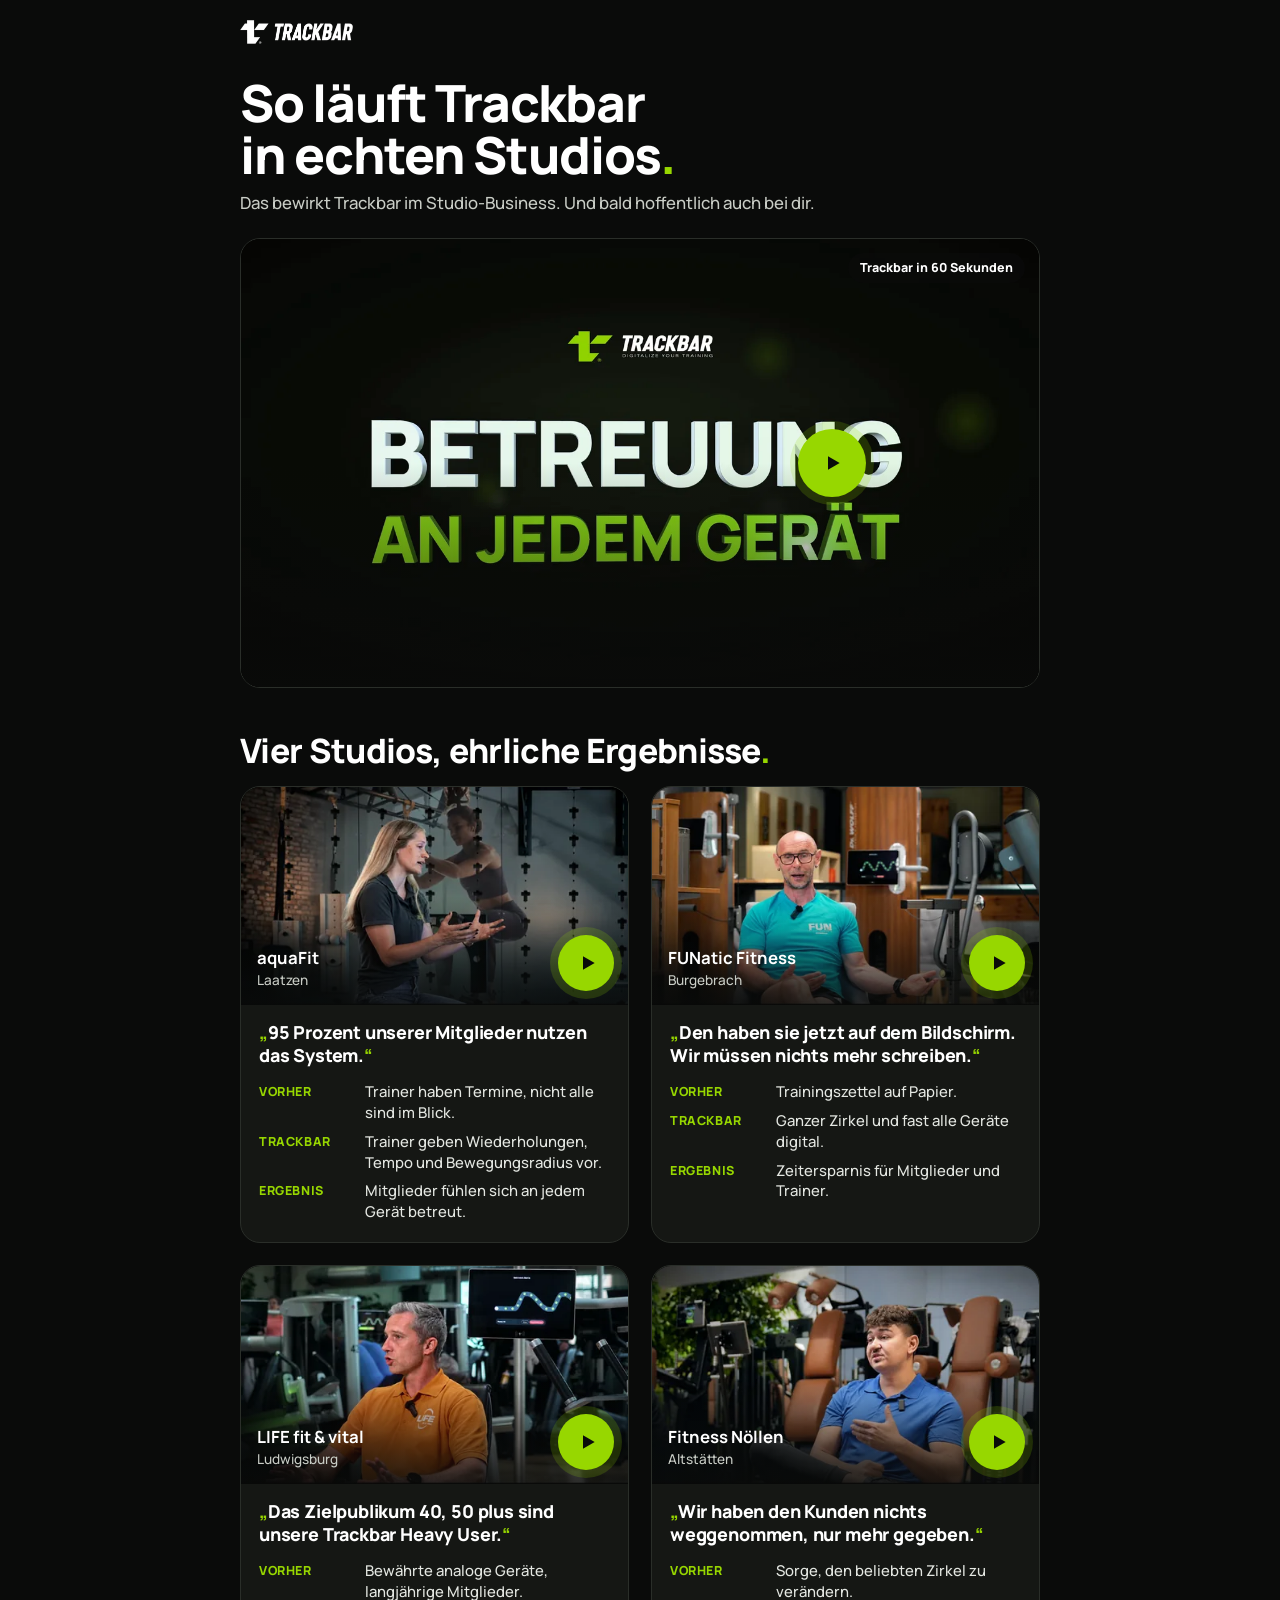
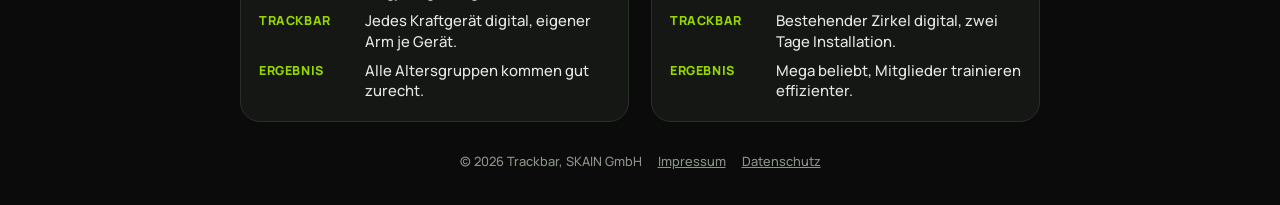
<file: kunden/index.html>
<!doctype html>
<html lang="de">
<head>
<meta charset="utf-8">
<meta name="viewport" content="width=device-width,initial-scale=1,viewport-fit=cover">
<title>Trackbar live in 4 Studios</title>
<meta name="description" content="Trackbar in 60 Sekunden und vier Studios, die ihre Kraftgeräte mit Trackbar nachgerüstet haben.">
<meta name="robots" content="noindex, nofollow">
<meta name="theme-color" content="#0A0B0A">
<meta property="og:type" content="website">
<meta property="og:title" content="Trackbar live in 4 Studios">
<meta property="og:description" content="60 Sekunden Erklärung, dann vier Studios, die ihre Kraftgeräte nachgerüstet haben.">
<meta property="og:image" content="https://trackbar-b2b.com/kunden/og-kunden.jpg">
<meta property="og:image:width" content="1200">
<meta property="og:image:height" content="630">
<meta property="og:url" content="https://trackbar-b2b.com/kunden/">
<link rel="icon" href="../assets/favicon.svg" type="image/svg+xml">
<link rel="preload" href="../assets/fonts/manrope.woff2" as="font" type="font/woff2" crossorigin>
<link rel="preload" as="image" href="../assets/brag-hero33-800.webp" imagesrcset="../assets/brag-hero33-800.webp 800w, ../assets/brag-hero33-1280.webp 1280w" imagesizes="(min-width:900px) 820px, 100vw" fetchpriority="high">
<style>
@font-face{font-family:Manrope;src:url(../assets/fonts/manrope.woff2) format('woff2');font-weight:200 800;font-style:normal;font-display:optional}
@font-face{font-family:'Manrope Fallback';src:local('Arial'),local('ArialMT'),local('Helvetica'),local('Roboto');size-adjust:102.92%;ascent-override:103.57%;descent-override:29.15%;line-gap-override:0%}
:root{--ink:#0A0B0A;--ink-2:#151714;--line:#2a2e29;--lime:#97D700;--white:#fff;--mute:#C9CDC6;--r:20px;--shell:clamp(16px,4.5vw,40px)}
*{box-sizing:border-box}
button{font:inherit}
html{-webkit-text-size-adjust:100%}
body{margin:0;background:var(--ink);color:var(--white);font:500 16px/1.5 Manrope,"Manrope Fallback",system-ui,sans-serif;-webkit-font-smoothing:antialiased;padding-bottom:24px}
.shell{max-width:880px;margin:0 auto;padding:0 var(--shell)}
.dot{color:var(--lime)}
header{padding:20px 0 6px}
header img{height:24px;width:auto;display:block}
h1{font-weight:800;font-size:clamp(2rem,7vw,3.2rem);line-height:1.02;letter-spacing:-.025em;margin:26px 0 10px;text-wrap:balance}
.sub{color:var(--mute);margin:0 0 22px;font-size:1.05rem}
.vid{position:relative;aspect-ratio:16/9;border-radius:var(--r);overflow:hidden;background:#000;border:1px solid var(--line)}
.vid button{appearance:none;border:0;padding:0;margin:0;position:absolute;inset:0;width:100%;height:100%;cursor:pointer;background:none;color:var(--white);display:block;text-align:left}
.vid img{position:absolute;inset:0;width:100%;height:100%;object-fit:cover}
.vid button::after{content:'';position:absolute;inset:0;background:linear-gradient(180deg,rgba(10,11,10,0) 50%,rgba(10,11,10,.8) 100%)}
.vid iframe{position:absolute;inset:0;width:100%;height:100%;border:0}
.ic{position:absolute;right:14px;bottom:14px;z-index:1;width:56px;height:56px;border-radius:50%;background:var(--lime);display:grid;place-items:center;box-shadow:0 0 0 8px rgba(151,215,0,.18)}
.ic svg{width:20px;height:20px;margin-left:3px}
.vid--hero .ic{left:74%;right:auto;top:50%;bottom:auto;transform:translate(-50%,-50%);width:68px;height:68px}
.vid--hero .len{left:auto;right:14px}
.cap{position:absolute;left:16px;bottom:14px;right:84px;z-index:1;display:grid;gap:2px}
.cap b{font-size:1.05rem;line-height:1.2}
.cap span{font-size:.85rem;color:var(--mute)}
.len{position:absolute;left:14px;top:14px;z-index:1;font-size:.78rem;font-weight:800;background:rgba(10,11,10,.6);border-radius:999px;padding:6px 12px}
h2{font-weight:800;font-size:clamp(1.5rem,5vw,2.1rem);letter-spacing:-.02em;line-height:1.08;margin:44px 0 18px}
.cases{display:grid;gap:22px}
@media(min-width:760px){.cases{grid-template-columns:1fr 1fr}}
.case{background:var(--ink-2);border:1px solid var(--line);border-radius:var(--r);overflow:hidden}
.case .vid{border:0;border-radius:0}
.body{padding:16px 18px 20px}
.q{font-weight:800;font-size:1.12rem;line-height:1.3;margin:0 0 14px;letter-spacing:-.01em}
.q::before{content:'„';color:var(--lime)}.q::after{content:'“';color:var(--lime)}
dl{margin:0;display:grid;gap:8px}
dl div{display:grid;grid-template-columns:96px 1fr;gap:10px;font-size:.93rem;line-height:1.4}
dt{color:var(--lime);font-weight:800;font-size:.78rem;letter-spacing:.05em;text-transform:uppercase;padding-top:2px}
dd{margin:0;color:#E4E7E2}
.end{margin:44px 0 10px;text-align:center}
.end p{color:var(--mute);margin:10px 0 0;font-size:.95rem}
.btn{display:inline-flex;align-items:center;justify-content:center;text-align:center;min-height:52px;padding:14px 26px;border-radius:999px;background:var(--lime);color:var(--ink);font-weight:800;font-size:1rem;text-decoration:none;text-wrap:balance}
.bar{position:fixed;left:0;right:0;bottom:0;z-index:5;padding:12px var(--shell) calc(12px + env(safe-area-inset-bottom));background:rgba(10,11,10,.92);-webkit-backdrop-filter:blur(10px);backdrop-filter:blur(10px);border-top:1px solid var(--line)}
.bar .btn{width:100%;max-width:520px;display:flex;margin:0 auto}
footer{color:#8D958A;font-size:.8rem;padding:30px 0 10px;display:flex;flex-wrap:wrap;gap:8px 16px;justify-content:center}
footer a{color:#8D958A}
.sr-only{position:absolute;width:1px;height:1px;padding:0;margin:-1px;overflow:hidden;clip:rect(0 0 0 0);white-space:nowrap;border:0}
</style>
</head>
<body>
<main class="shell">
  <header><img src="../assets/trackbar-logo-white-s.webp" alt="Trackbar" width="225" height="48"></header>

  <h1>So läuft Trackbar in echten Studios<span class="dot">.</span></h1>
  <p class="sub">Das bewirkt Trackbar im Studio-Business. Und bald hoffentlich auch bei dir.</p>

  <div class="vid vid--hero">
    <button type="button" data-play="ccd21de0-e512-4ff7-a81c-c7de77ffb3e1" data-title="Trackbar in 60 Sekunden">
      <img src="../assets/brag-hero33-800.webp" srcset="../assets/brag-hero33-800.webp 800w, ../assets/brag-hero33-1280.webp 1280w" sizes="(min-width:900px) 820px, 100vw" alt="" width="1280" height="720" fetchpriority="high">
      <span class="len">Trackbar in 60 Sekunden</span>
      <span class="ic" aria-hidden="true"><svg viewBox="0 0 24 24"><path d="M6 4l14 8-14 8z" fill="#0A0B0A"/></svg></span>
      <span class="sr-only">Video abspielen: Trackbar in 60 Sekunden</span>
    </button>
  </div>

  <h2>Vier Studios, ehrliche Ergebnisse<span class="dot">.</span></h2>
  <div class="cases">

    <article class="case">
      <div class="vid"><button type="button" data-play="6e91b664-09dd-4c7e-8a1e-db03701791f3" data-title="aquaFit, Laatzen">
        <img src="../assets/sv-aquafit-800.webp" srcset="../assets/sv-aquafit-480.webp 480w, ../assets/sv-aquafit-800.webp 800w" sizes="(min-width:760px) 420px, 100vw" alt="" width="800" height="450" loading="lazy" decoding="async">
        <span class="cap"><b>aquaFit</b><span>Laatzen</span></span>
        <span class="ic" aria-hidden="true"><svg viewBox="0 0 24 24"><path d="M6 4l14 8-14 8z" fill="#0A0B0A"/></svg></span><span class="sr-only"> Video abspielen</span>
      </button></div>
      <div class="body">
        <p class="q">95 Prozent unserer Mitglieder nutzen das System.</p>
        <dl>
          <div><dt>Vorher</dt><dd>Trainer haben Termine, nicht alle sind im Blick.</dd></div>
          <div><dt>Trackbar</dt><dd>Trainer geben Wiederholungen, Tempo und Bewegungsradius vor.</dd></div>
          <div><dt>Ergebnis</dt><dd>Mitglieder fühlen sich an jedem Gerät betreut.</dd></div>
        </dl>
      </div>
    </article>

    <article class="case">
      <div class="vid"><button type="button" data-play="b8505aab-d6b9-45cd-b580-7e86d0784b19" data-title="FUNatic Fitness, Burgebrach">
        <img src="../assets/sv-funatic-800.webp" srcset="../assets/sv-funatic-480.webp 480w, ../assets/sv-funatic-800.webp 800w" sizes="(min-width:760px) 420px, 100vw" alt="" width="800" height="450" loading="lazy" decoding="async">
        <span class="cap"><b>FUNatic Fitness</b><span>Burgebrach</span></span>
        <span class="ic" aria-hidden="true"><svg viewBox="0 0 24 24"><path d="M6 4l14 8-14 8z" fill="#0A0B0A"/></svg></span><span class="sr-only"> Video abspielen</span>
      </button></div>
      <div class="body">
        <p class="q">Den haben sie jetzt auf dem Bildschirm. Wir müssen nichts mehr schreiben.</p>
        <dl>
          <div><dt>Vorher</dt><dd>Trainingszettel auf Papier.</dd></div>
          <div><dt>Trackbar</dt><dd>Ganzer Zirkel und fast alle Geräte digital.</dd></div>
          <div><dt>Ergebnis</dt><dd>Zeitersparnis für Mitglieder und Trainer.</dd></div>
        </dl>
      </div>
    </article>

    <article class="case">
      <div class="vid"><button type="button" data-play="0e6f9a06-6cb2-4e72-9869-a59601282520" data-title="LIFE fit &amp; vital, Ludwigsburg">
        <img src="../assets/sv-lifefit-800.webp" srcset="../assets/sv-lifefit-480.webp 480w, ../assets/sv-lifefit-800.webp 800w" sizes="(min-width:760px) 420px, 100vw" alt="" width="800" height="450" loading="lazy" decoding="async">
        <span class="cap"><b>LIFE fit &amp; vital</b><span>Ludwigsburg</span></span>
        <span class="ic" aria-hidden="true"><svg viewBox="0 0 24 24"><path d="M6 4l14 8-14 8z" fill="#0A0B0A"/></svg></span><span class="sr-only"> Video abspielen</span>
      </button></div>
      <div class="body">
        <p class="q">Das Zielpublikum 40, 50 plus sind unsere Trackbar Heavy User.</p>
        <dl>
          <div><dt>Vorher</dt><dd>Bewährte analoge Geräte, langjährige Mitglieder.</dd></div>
          <div><dt>Trackbar</dt><dd>Jedes Kraftgerät digital, eigener Arm je Gerät.</dd></div>
          <div><dt>Ergebnis</dt><dd>Alle Altersgruppen kommen gut zurecht.</dd></div>
        </dl>
      </div>
    </article>

    <article class="case">
      <div class="vid"><button type="button" data-play="c78f8ccc-eaf1-42e2-9e7e-4408aafd3b14" data-title="Fitness Nöllen, Altstätten">
        <img src="../assets/sv-noellen-800.webp" srcset="../assets/sv-noellen-480.webp 480w, ../assets/sv-noellen-800.webp 800w" sizes="(min-width:760px) 420px, 100vw" alt="" width="800" height="450" loading="lazy" decoding="async">
        <span class="cap"><b>Fitness Nöllen</b><span>Altstätten</span></span>
        <span class="ic" aria-hidden="true"><svg viewBox="0 0 24 24"><path d="M6 4l14 8-14 8z" fill="#0A0B0A"/></svg></span><span class="sr-only"> Video abspielen</span>
      </button></div>
      <div class="body">
        <p class="q">Wir haben den Kunden nichts weggenommen, nur mehr gegeben.</p>
        <dl>
          <div><dt>Vorher</dt><dd>Sorge, den beliebten Zirkel zu verändern.</dd></div>
          <div><dt>Trackbar</dt><dd>Bestehender Zirkel digital, zwei Tage Installation.</dd></div>
          <div><dt>Ergebnis</dt><dd>Mega beliebt, Mitglieder trainieren effizienter.</dd></div>
        </dl>
      </div>
    </article>

  </div>

  <footer>
    <span>© 2026 Trackbar, SKAIN GmbH</span>
    <a href="https://www.trackbar.com/impressum/" target="_blank" rel="noopener">Impressum</a>
    <a href="/datenschutz/" target="_blank" rel="noopener">Datenschutz</a>
  </footer>
</main>

<script>
document.addEventListener('click',function(e){
  var b=e.target.closest&&e.target.closest('[data-play]'); if(!b) return;
  var g=encodeURIComponent(b.getAttribute('data-play')), t=b.getAttribute('data-title').replace(/"/g,'&quot;');
  b.parentNode.innerHTML='<iframe src="https://iframe.mediadelivery.net/embed/614528/'+g+'?autoplay=true&loop=false&muted=false&preload=true&responsive=true" title="'+t+'" referrerpolicy="no-referrer" allow="accelerometer;gyroscope;autoplay;encrypted-media;picture-in-picture;fullscreen" allowfullscreen></iframe>';
});
</script>
</body>
</html>
</file>
<file: demo/tokens.css>
@font-face{font-family:'Manrope';font-weight:200 800;font-display:swap;src:url('../assets/fonts/manrope.woff2') format('woff2')}
/* =========================================================================
   Trackbar Design System - Colors & Type
   =========================================================================
   Token reference for the Trackbar brand & in-product display.
   Source of truth: ui_sdk-1/lib/constants/theme2/t_colors.dart +
   Figma /Styleguide (Color System, Typography).
   ========================================================================= */

/* Manrope - vendored from the Flutter app's bundled TTFs
   (projects/curve-app/assets/fonts/manrope/) so the prototype renders
   with EXACTLY the same glyphs as the tablet build, offline. Inter is
   unused in the V3 screens; --tb-font-secondary falls back to system. */

:root {
  /* ─── BRAND PRIMARY (per Trackbar CI v1.0) ───────────────────────────────
     The green tokens derive from --tb-accent (the customer-picked primary
     colour, default Trackbar green) so re-branding recolours every element
     that uses them. Shades/alphas are mixed off the accent via color-mix. */
  --tb-green:           var(--tb-accent, #97D700);   /* signature Trackbar Green · PMS 375 C */
  --tb-green-dark:      color-mix(in srgb, var(--tb-accent, #97D700) 82%, #000);   /* primary pressed / deep */
  --tb-green-60:        color-mix(in srgb, var(--tb-accent, #97D700) 60%, transparent);
  --tb-green-15:        color-mix(in srgb, var(--tb-accent, #97D700) 15%, transparent);
  --tb-brand-black:     #000000;   /* CI primary black (PMS Black 6 C) */
  --tb-brand-white:     #FFFFFF;

  /* ─── BRAND SECONDARY (per CI · use ONE at a time, never combine) ─────
     Rule from the brand book: "Never mix secondary colours: use them one
     at a time as dividers and backgrounds. Don't lead with secondary
     colours or combine them with each other or our Green." */
  --tb-tekhlet:         #483199;   /* PMS 7672 C - deep purple */
  --tb-marian-blue:     #1D4F91;   /* PMS 7686 C - strong blue */
  --tb-cool-gray:       #7D869C;   /* PMS 7674 C - slate */
  --tb-platinum:        #D8D9DB;   /* light platinum (same as --tb-grey) */
  --tb-white-smoke:     #F3F4F4;   /* off-white surface for stationery */
  --tb-imperial-red:    #FB3640;   /* PMS Red 032 C - destructive */

  /* ─── NEUTRALS (light) - in-product greyscale ────────────────────────── */
  --tb-white:           #FFFFFF;
  --tb-paper:           #FAFAFA;   /* off-white surfaces */
  --tb-ink:             #0A0B0A;   /* primary text - slightly softened from pure #000 */
  --tb-ink-2:           #1E1F21;   /* secondary text, button fg */
  --tb-ink-3:           #232426;   /* tertiary text */
  --tb-grey-lightest:   #F5F5F5;   /* secondary button bg */
  --tb-grey-light:      #E8EBED;   /* dividers, hairlines */
  --tb-grey:            #D8D9DB;   /* borders, secondary fg (= Platinum) */
  --tb-grey-dim:        #D9D9D9;   /* legacy alias */
  --tb-grey-text:       #4A5565;   /* muted body copy */
  --tb-grey-text-2:     #6A7282;   /* even more muted */

  /* ─── KIOSK / DISPLAY (dark) ─────────────────────────────────────────── */
  --tb-black:           #101010;   /* gameBackground */
  --tb-display-bg:      #121512;   /* dark scaffold */
  --tb-pause-bg:        #2C2C2C;   /* dialog scrim */
  --tb-curve:           #4A4A4A;   /* idle waveform stroke */
  --tb-loading:         #C9C9C9;

  /* ─── SEMANTIC ───────────────────────────────────────────────────────── */
  --tb-danger:          #FB3640;   /* Imperial Red, per CI · PMS Red 032 C */
  --tb-danger-alt:      #FB3741;   /* shipped in-product hex (1 digit drift) */
  --tb-danger-soft:     #FFEAEB;
  --tb-danger-50:       #FECDCF;
  --tb-violet-dashed:   #9747FF;   /* Figma frame outline marker only */

  /* ─── ELEVATION / SHADOWS ────────────────────────────────────────────── */
  --tb-shadow-sm:       0 4px 4px rgba(0,0,0,0.10);
  --tb-shadow-md:       0 8px 20px rgba(0,0,0,0.25);
  --tb-shadow-lg:       0 3px 20px rgba(0,0,0,0.406);
  --tb-glow-green:      0 0 56px color-mix(in srgb, var(--tb-accent, #97D700) 60%, transparent);

  /* ─── RADII ──────────────────────────────────────────────────────────── */
  --tb-r-xs:  4px;
  --tb-r-sm:  8px;
  --tb-r-md:  12px;
  --tb-r-lg:  20px;
  --tb-r-xl:  24px;
  --tb-r-2xl: 32px;
  --tb-r-pill: 9999px;

  /* ─── SPACING (8-pt grid, with 4-pt half-steps) ──────────────────────── */
  --tb-s-0_5: 2px;
  --tb-s-1:   4px;
  --tb-s-2:   8px;
  --tb-s-3:   12px;
  --tb-s-4:   16px;
  --tb-s-5:   20px;
  --tb-s-6:   24px;
  --tb-s-8:   32px;
  --tb-s-10:  40px;
  --tb-s-12:  48px;
  --tb-s-16:  64px;

  /* ─── TYPE - FAMILIES ────────────────────────────────────────────────── */
  --tb-font-primary:    'Manrope', system-ui, -apple-system, 'Segoe UI', sans-serif;
  --tb-font-secondary:  'Inter',   system-ui, -apple-system, 'Segoe UI', sans-serif;

  /* ─── TYPE - SCALE (mirrors Flutter TextTheme2) ──────────────────────── */
  --tb-display-lg-size: 94px; --tb-display-lg-weight: 700; --tb-display-lg-lh: 1.2;
  --tb-display-md-size: 72px; --tb-display-md-weight: 800; --tb-display-md-lh: 1.0;
  --tb-display-sm-size: 47px; --tb-display-sm-weight: 700; --tb-display-sm-lh: 1.0;

  --tb-headline-lg-size: 32px; --tb-headline-lg-weight: 700; --tb-headline-lg-lh: 1.2;
  --tb-headline-md-size: 32px; --tb-headline-md-weight: 600; --tb-headline-md-lh: 1.2;
  --tb-headline-sm-size: 28px; --tb-headline-sm-weight: 600; --tb-headline-sm-lh: 1.2;

  --tb-body-lg-size: 24px; --tb-body-lg-weight: 600; --tb-body-lg-lh: 1.3;
  --tb-body-md-size: 22px; --tb-body-md-weight: 400; --tb-body-md-lh: 1.4;
  --tb-body-sm-size: 18px; --tb-body-sm-weight: 500; --tb-body-sm-lh: 1.4;

  --tb-label-lg-size: 22px; --tb-label-lg-weight: 600; --tb-label-lg-lh: 1.2;
  --tb-label-md-size: 20px; --tb-label-md-weight: 500; --tb-label-md-lh: 1.2;
  --tb-label-sm-size: 14px; --tb-label-sm-weight: 500; --tb-label-sm-lh: 1.3;

  /* ─── SEMANTIC TYPE ROLES (web defaults) ─────────────────────────────── */
  --tb-h1: 700 56px/1.0  var(--tb-font-primary);
  --tb-h2: 700 40px/1.1  var(--tb-font-primary);
  --tb-h3: 700 32px/1.2  var(--tb-font-primary);
  --tb-h4: 600 24px/1.3  var(--tb-font-primary);
  --tb-p:  400 18px/1.5  var(--tb-font-primary);
  --tb-small: 500 14px/1.4 var(--tb-font-primary);
  --tb-code: 500 14px/1.4 ui-monospace, 'JetBrains Mono', Menlo, monospace;

  /* ─── MARKETING TYPE SCALE (per CI book §3.3–3.4) ─────────────────────
     Used on slides, ads, marketing pages - distinct from the in-product
     UI scale above. Trackbar's brand voice here is BIG, BOLD, ALL CAPS,
     LEFT-ALIGNED Manrope. Always pair a Mega Title with smaller copy. */
  --tb-mega-title-xl:   800 202px/195px var(--tb-font-primary); /* hero, max 30 chars */
  --tb-mega-title-lg:   800 152px/150px var(--tb-font-primary);
  --tb-mega-title-md:   800 114px/95px  var(--tb-font-primary);
  --tb-mega-section:    500 114px/120px var(--tb-font-primary); /* less prominent variant */
  --tb-title-xl:        700  48px/50px  var(--tb-font-primary);
  --tb-title-lg:        700  36px/40px  var(--tb-font-primary);
  --tb-title-md:        700  27px/30px  var(--tb-font-primary);
  --tb-title-sm:        700  19px/25px  var(--tb-font-primary);
  --tb-subheader:       400  36px/50px  var(--tb-font-primary); /* Manrope Regular */
  --tb-mega-paragraph:  500  64px/75px  var(--tb-font-primary); /* large quotes */
  --tb-paragraph-lg:    400  19px/30px  var(--tb-font-primary);
  --tb-paragraph-md:    400  16px/25px  var(--tb-font-primary);
  --tb-paragraph-sm:    400  12px/20px  var(--tb-font-primary);
}

/* ─── BASE ELEMENT STYLES ──────────────────────────────────────────────── */
html, body { font-family: var(--tb-font-primary); color: var(--tb-ink); }

h1 { font: var(--tb-h1); letter-spacing: -0.01em; margin: 0; }
h2 { font: var(--tb-h2); letter-spacing: -0.01em; margin: 0; }
h3 { font: var(--tb-h3); margin: 0; }
h4 { font: var(--tb-h4); margin: 0; }
p  { font: var(--tb-p);  margin: 0; }
small { font: var(--tb-small); color: var(--tb-grey-text); }
code  { font: var(--tb-code); }

/* ─── UTILITY CLASSES ──────────────────────────────────────────────────── */
.tb-display-lg  { font: var(--tb-display-lg-weight) var(--tb-display-lg-size)/var(--tb-display-lg-lh)  var(--tb-font-primary); }
.tb-display-md  { font: var(--tb-display-md-weight) var(--tb-display-md-size)/var(--tb-display-md-lh)  var(--tb-font-primary); }
.tb-display-sm  { font: var(--tb-display-sm-weight) var(--tb-display-sm-size)/var(--tb-display-sm-lh)  var(--tb-font-primary); }
.tb-headline-lg { font: var(--tb-headline-lg-weight) var(--tb-headline-lg-size)/var(--tb-headline-lg-lh) var(--tb-font-primary); }
.tb-headline-md { font: var(--tb-headline-md-weight) var(--tb-headline-md-size)/var(--tb-headline-md-lh) var(--tb-font-primary); }
.tb-headline-sm { font: var(--tb-headline-sm-weight) var(--tb-headline-sm-size)/var(--tb-headline-sm-lh) var(--tb-font-primary); }
.tb-body-lg     { font: var(--tb-body-lg-weight) var(--tb-body-lg-size)/var(--tb-body-lg-lh) var(--tb-font-primary); }
.tb-body-md     { font: var(--tb-body-md-weight) var(--tb-body-md-size)/var(--tb-body-md-lh) var(--tb-font-primary); }
.tb-body-sm     { font: var(--tb-body-sm-weight) var(--tb-body-sm-size)/var(--tb-body-sm-lh) var(--tb-font-primary); }
.tb-label-lg    { font: var(--tb-label-lg-weight) var(--tb-label-lg-size)/var(--tb-label-lg-lh) var(--tb-font-primary); }
.tb-label-md    { font: var(--tb-label-md-weight) var(--tb-label-md-size)/var(--tb-label-md-lh) var(--tb-font-primary); }
.tb-label-sm    { font: var(--tb-label-sm-weight) var(--tb-label-sm-size)/var(--tb-label-sm-lh) var(--tb-font-primary); }

/* ─── KIOSK A11Y FLOOR (wall-mounted tablet) ─────────────────────────
   Min text 18px · min tap target 72px · secondary text ≥ rgba(255,255,255,0.72)
   Rationale: arm's-length tapping, vision-impaired members. */

/* ─── V3 SURFACE SYSTEM (4 levels, kiosk dark theme) ─────────────────
   The prototype styles are inline in the JSX, so these variables are
   the CANONICAL REFERENCE for the Flutter port - keep them in sync
   with overlay.jsx / screens-setup.jsx when iterating.

   Level 0 - game / vignette background. Untouched: #101010 playfield
             plus the per-background vignette. Everything floats on it.
   Level 1 - overlay glass panel. Two-stop dark glaze at 0.78 alpha
             over blur(60px) saturate(180%), border 0.22, plus the
             specular top highlight. Separates the panel from Level 0.
   Level 2 - cards / tiles ON the panel (Set Details, Parameters,
             Exercise Style, Game Type, choice & day rows). Radius
             20–22. The inset top highlight is what makes them read
             as distinct tiles at a glance - gentle, not loud.
   Level 3 - interactive elements INSIDE cards (set toggles, edit
             pills, BAR/CURVE segments, steppers, back chips).
             Selected state is always accent-filled (--tb-green). */
:root {
  --tb-surface-1:        linear-gradient(180deg, rgba(28,32,28,0.78) 0%, rgba(10,14,10,0.78) 100%);
  --tb-surface-1-border: rgba(255,255,255,0.22);
  --tb-surface-2:        rgba(255,255,255,0.055);
  --tb-surface-2-border: rgba(255,255,255,0.14);
  --tb-surface-2-inset:  inset 0 1px 0 rgba(255,255,255,0.06);
  --tb-surface-3:        rgba(255,255,255,0.09);
  --tb-surface-3-border: rgba(255,255,255,0.20);
}
</file>
